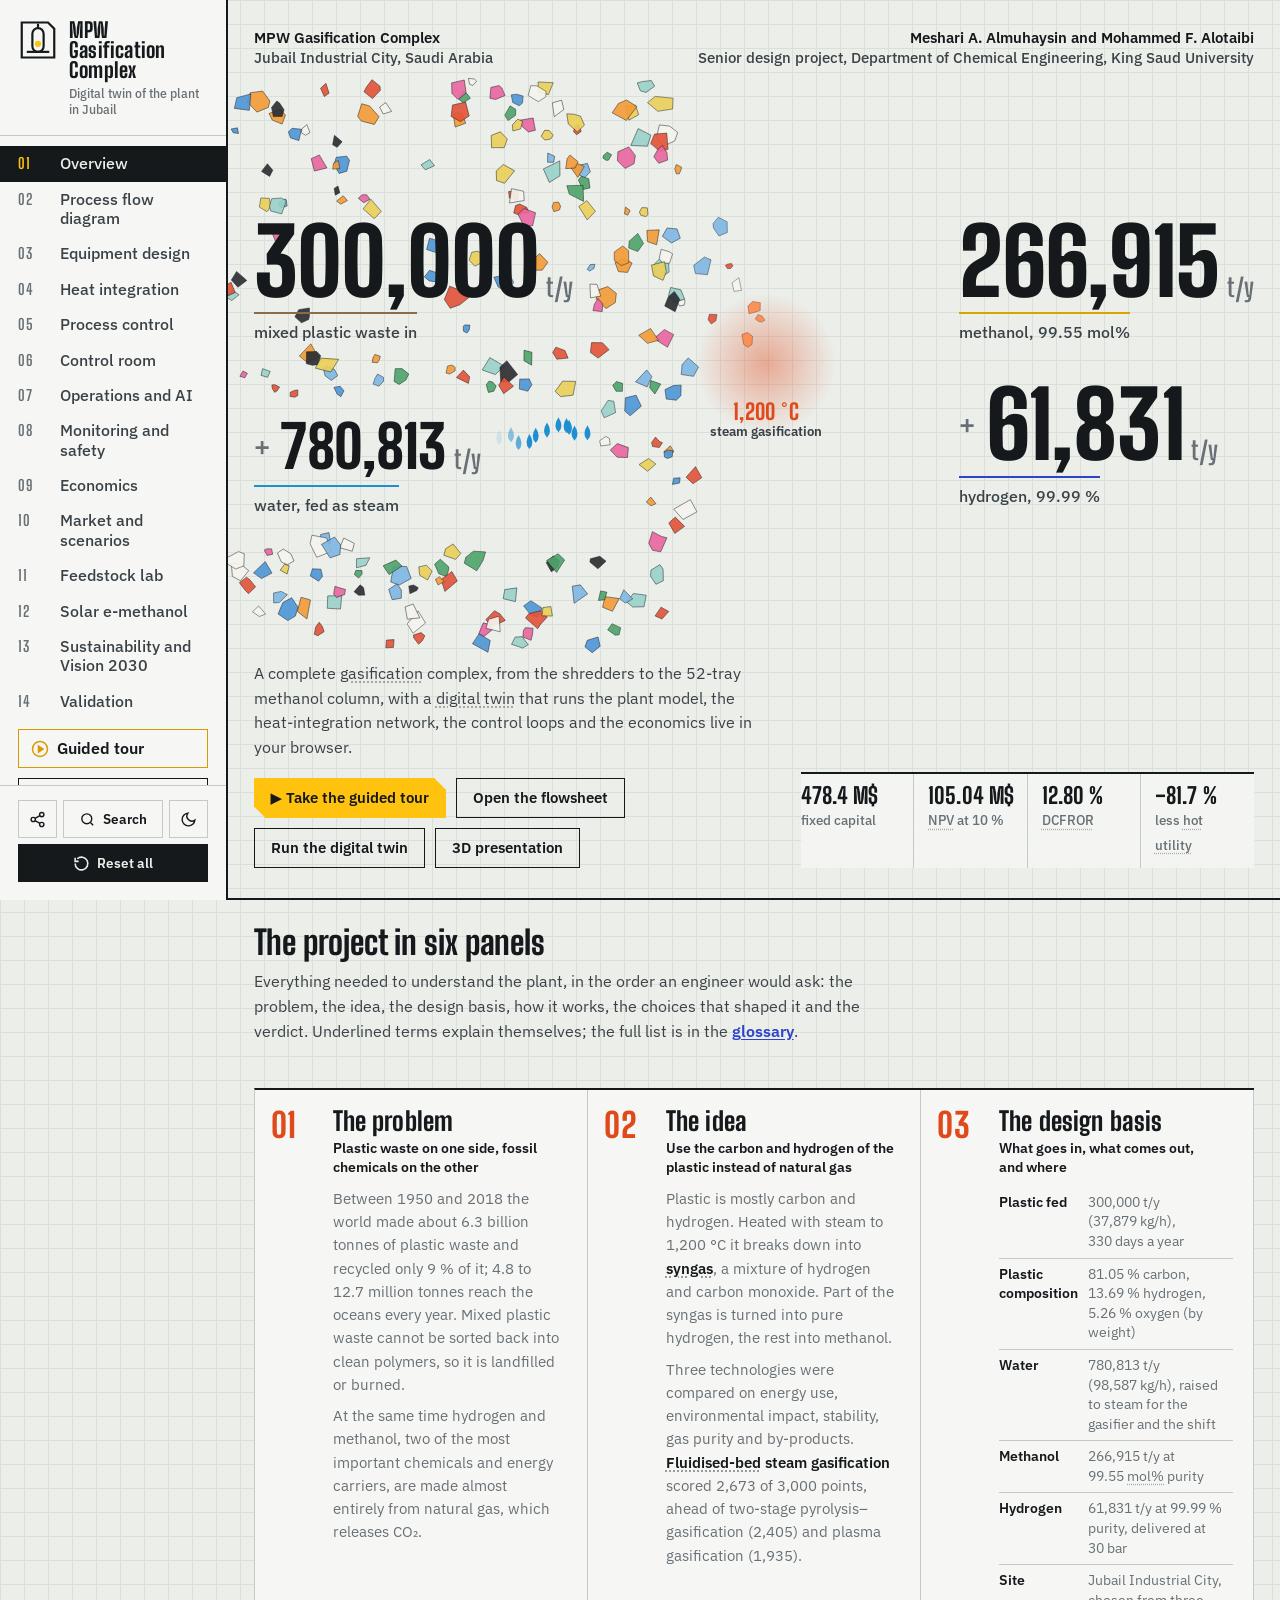
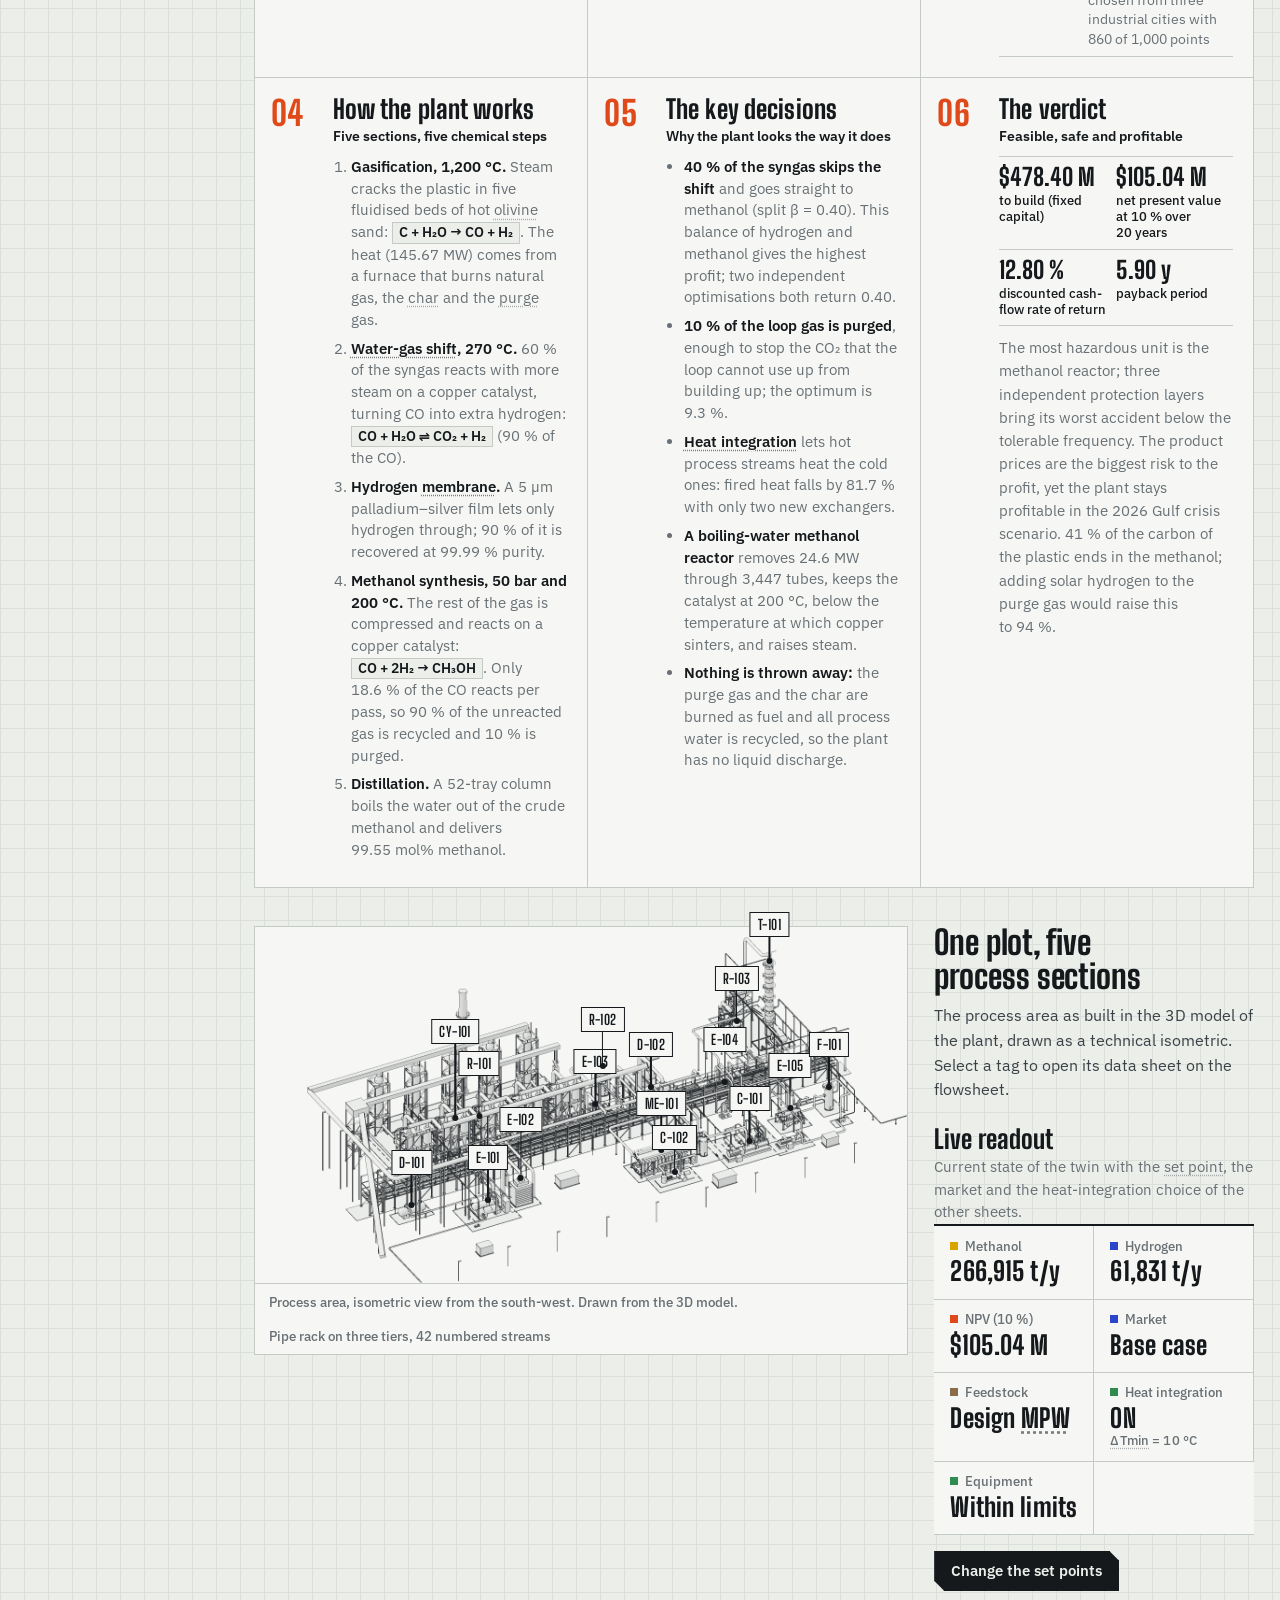
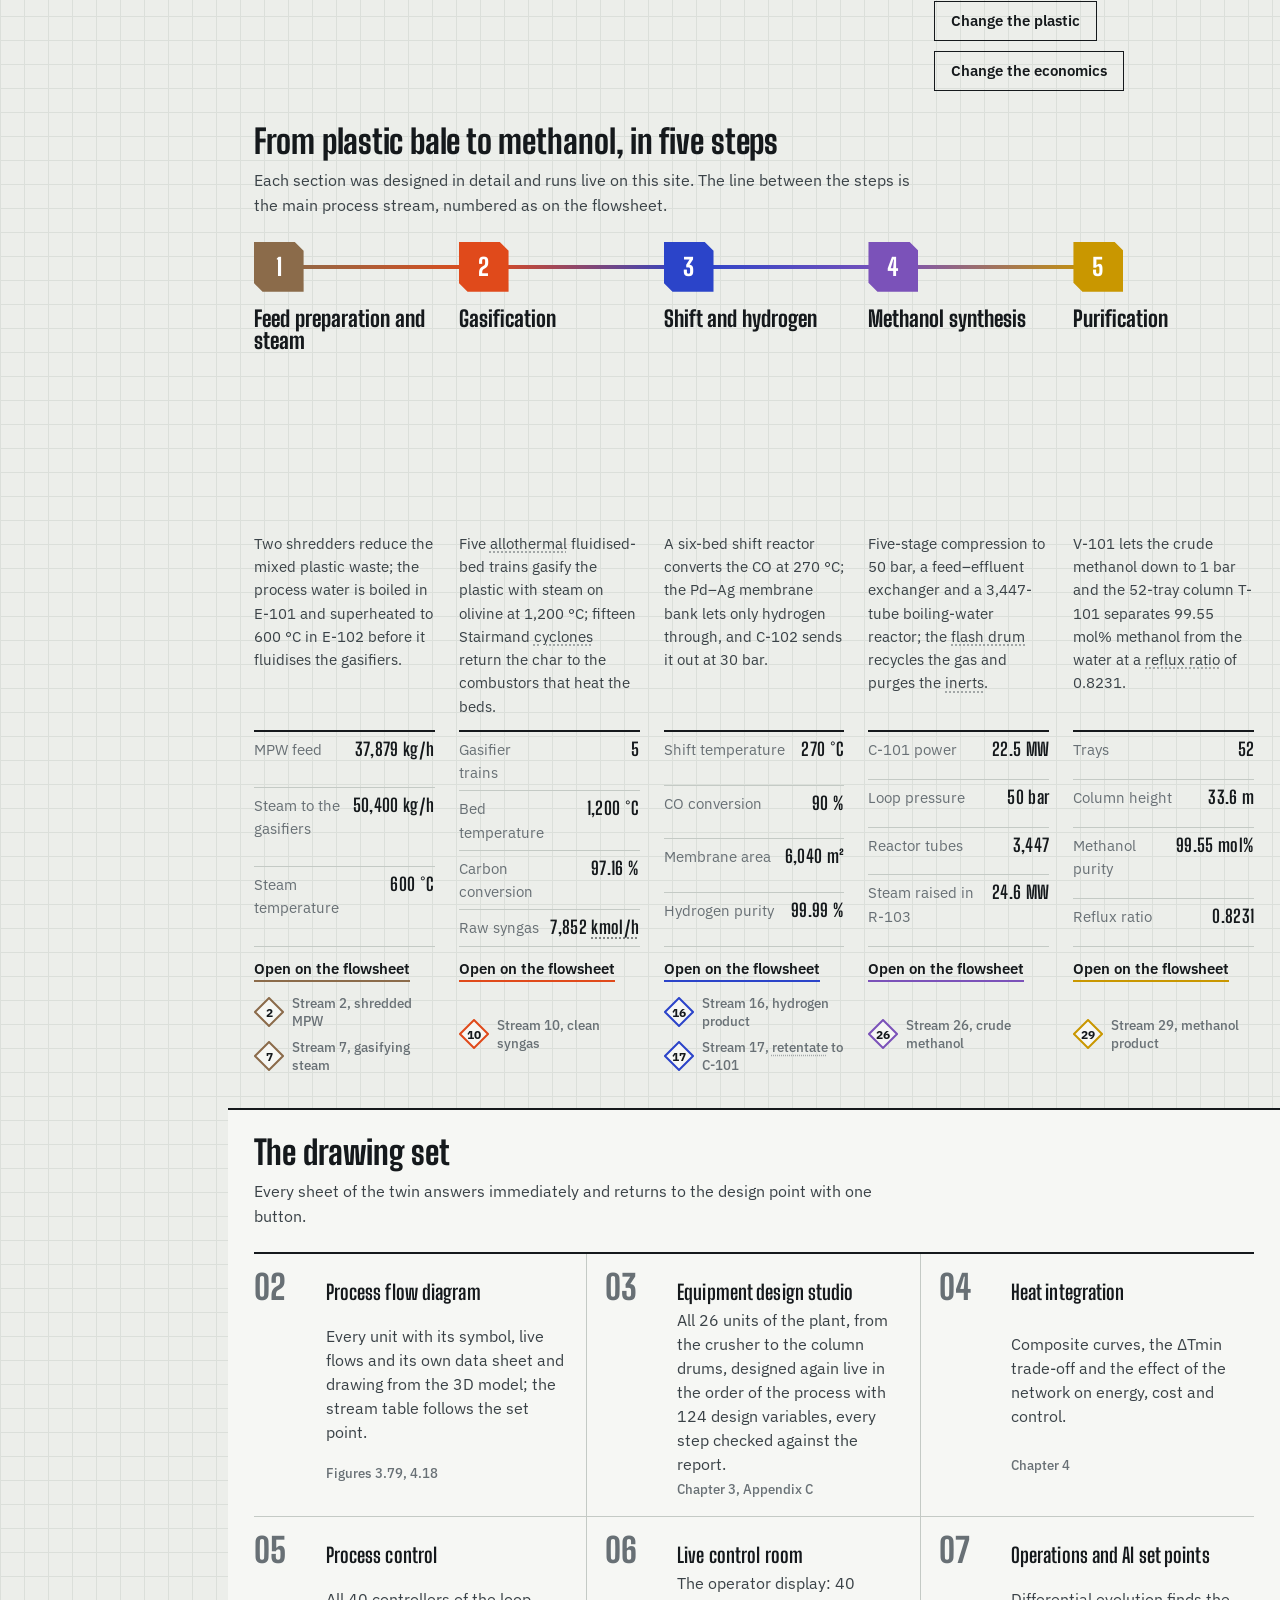
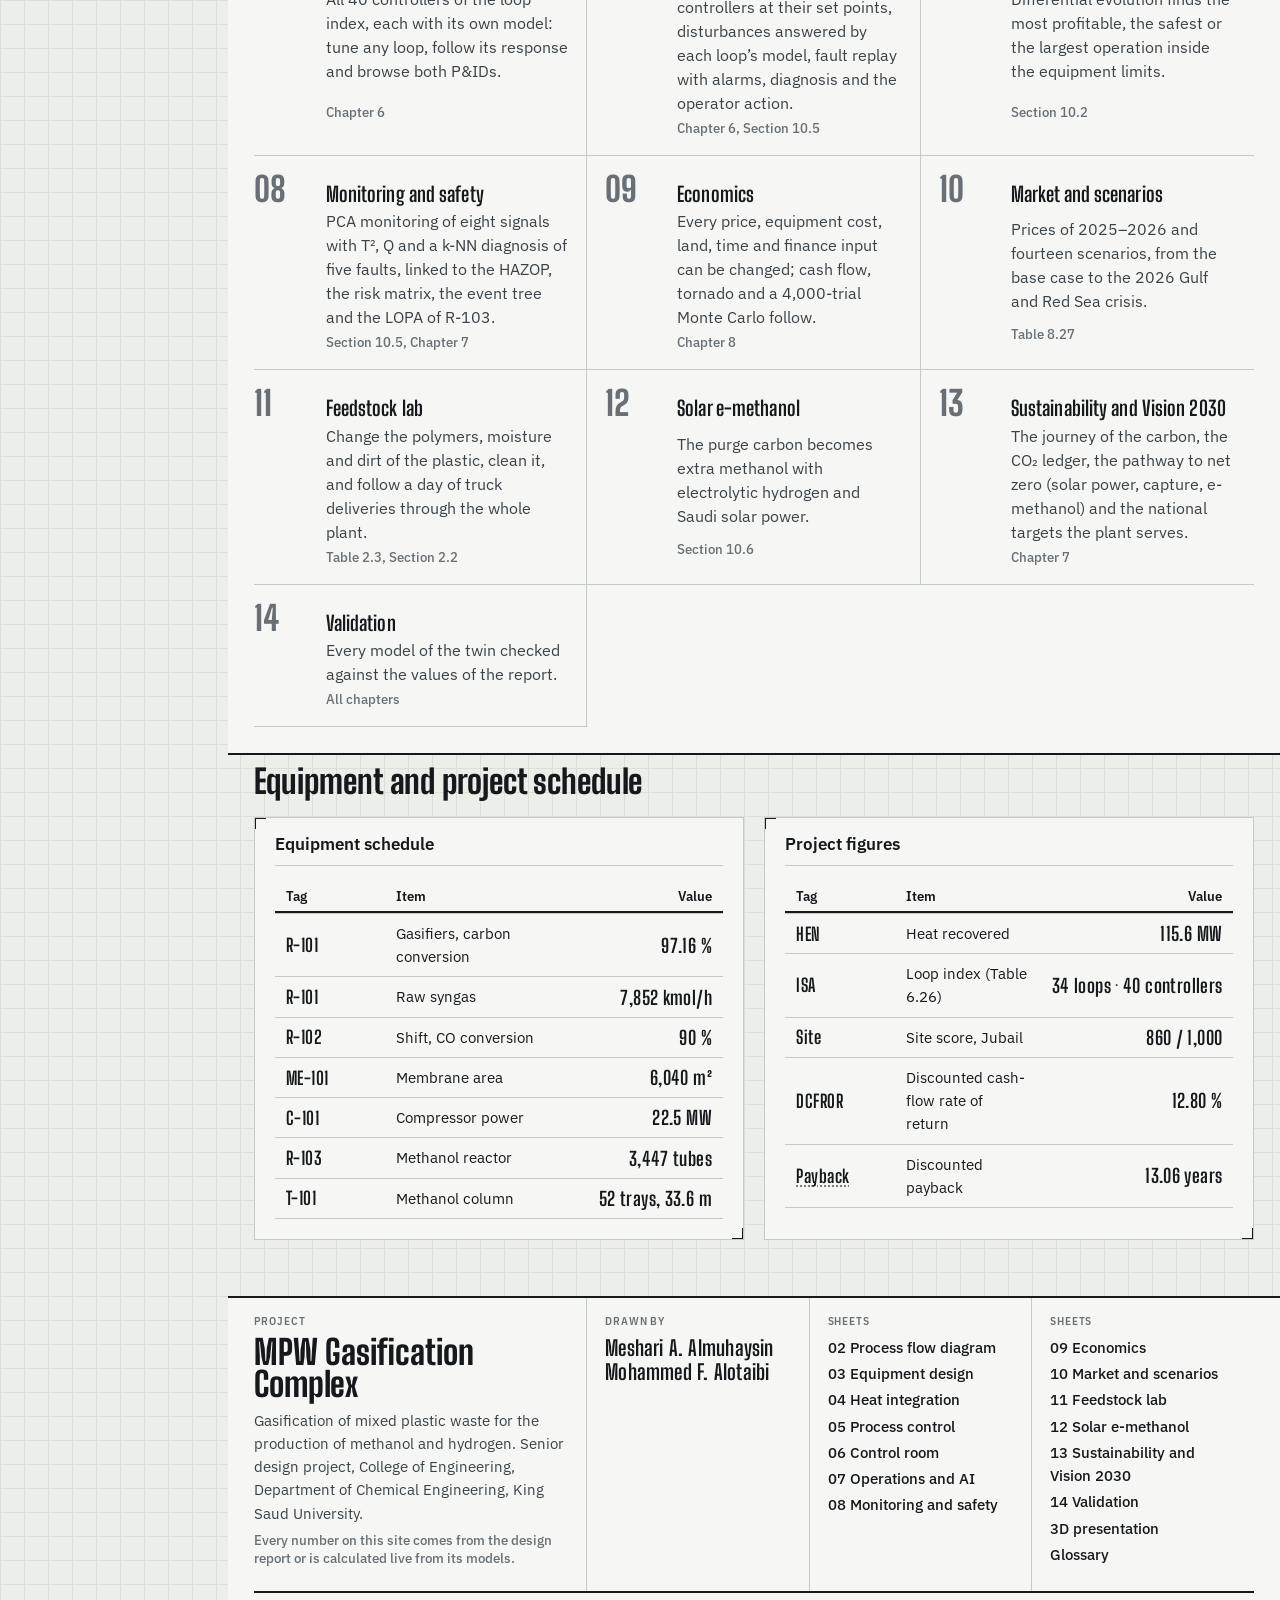
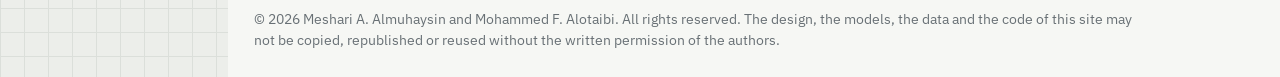
<file: index.html>
<!doctype html><html lang="en"><head><meta charset="utf-8"><meta name="robots" content="noindex, nofollow, noarchive"><meta name="viewport" content="width=device-width,initial-scale=1,viewport-fit=cover"><title>MPW Gasification Complex – Digital Twin</title><meta name="description" content="Digital twin of a 300,000 t/y mixed-plastic-waste gasification complex producing methanol and hydrogen in Jubail: live flowsheet, heat integration, process control, economics, market scenarios and fault monitoring."><link rel="icon" href="data:image/svg+xml,%3Csvg xmlns='http://www.w3.org/2000/svg' viewBox='0 0 64 64'%3E%3Crect width='64' height='64' fill='%23eceeea'/%3E%3Cpath d='M6 4h42l10 10v46H6z' fill='none' stroke='%2315191c' stroke-width='4'/%3E%3Crect x='23' y='13' width='18' height='38' rx='9' fill='none' stroke='%2315191c' stroke-width='4'/%3E%3Ccircle cx='32' cy='38' r='5' fill='%23ffc20e'/%3E%3C/svg%3E"><meta name="copyright" content="&copy; 2026 Meshari A. Almuhaysin and Mohammed F. Alotaibi. All rights reserved."></head><body><script>(async()=>{const P="H4sIAAAAAAAC/+y9XXPjyJYg9j6/AquampZukxQJfoiSumqnuqrrVm13VdctqbttT9xwgCBIYkQSLACUSq1QxHjDMbEOh8P2zoYnHOEnPzjCb959sF/8dPd99z/0H/Bf8DknP5CZyARASt3jjztzuwQC+Z0nT57v89U/myZhfruJvEW+Wj7/i6/wj7cM1vNnB9H6AF9EwRT+rKI88NbBKnp2kCaTJM8OvDBZ59E6f3awTuL1NPrc8tbJLFkukxt8CtJwEV9HB6JuuAjSLILS23zWHh/oTV7H0c0mSXOl0Zt4mi+eTaPrOIza9KMVr+M8DpbtLAyW0bNeS9Rqz+L8WZhcRyk2m8f5Mnr+7sNP3u+DLJ7FYZDHydp7maw2y+iz98vf/YP3Kp7HebD0Lm/i9VfHrII2nmmUhWm8wYrKkES1HKp5ycwLvH632+p2u15+fOut4s/RtL1ZBlkeh+0b+BN5c3UEIR/BJk2m2zBezz3ocRGsk6UXrKfe4naaJvNo7UHj/[base64]/+V8/v+iNvt4bxaelRWxksQRal19G0oy94HCI8shWZBnlwFq+CeXScXc+//Lxatp72X8KjB4/r7NkXizzfnB0f39zcdG76nSSdH/sAqlj4Cw9PztfJ52dfdL2uNxrA/7542v8G6qdRmHvs6H0BLwHgcEDseRYvl8++eOr3GSx8ccyqbIJ84U2fffFu5A0WA3/Z63q97vVg9Gb0s6izTtbRF14GAHoVUQu9Ye+0F4pXbd7hQDRJo4DR+f0vvNtnX/TgDy/SGxdj6sNzCqVO9+0mjNNwGXkhtNH3v/DCW97msy+Gymxns9DvRqIOrh884b5k+S3gjb9GoGvPgjC640+reHl79gFA9TxLw7Ntujy0Qe+RN0vSVZAfHhDAHp1T7Rua29kAcMpJt8veweijPFycjbtPYWW7T9nbaZwBrrk9y26Czb1jEBfiHBojKZ/RytEMYTSnYjRav2dpkuR37fbs7AAnfNA6ePv1Ow8fvQuYKPy+iOZJ5P3w9qCV3QJGXLW3cQvXoA0AHs/Ooer07ECOEyq8SAHFe++DNE1u4OdHvGwSwN5ww6yzaHqg194Emyg949hJ/PbhRT8aRT14QYjz7MlsNDuZDeA3nKWzJwwu2C8o3A8G/uAEfgJW3SziPDp7MhqfdE+G8CrdLuFnOAiDcEgl4unZk+lkOptSd9H67Ik/GQzCU/YLWhsGo1nUxa7j+TpYQt8EQPBikcBIou4g6E3gVwID8WfjcICfJgE0G478SQ9/3QQptDs9PQ261FA7u13DVQIlTk/G3YC9yqNgdfZkHJwOTtmbmyDHtfCj8WR4Qm8WvjI6auXsyclk6E/Y71WULLCbYMC6icL2LIpgIOPJaDII+CvqWI4a39zMM7VdeGO0DG822xSHe3pCTYftJFUagUZTZfJhO1VnH7YnS6X9sL2cnD05DYLTiH2dJ1rL81voejY+GYf0c7NVRgIt46qNh8P+FFd5fnYdpIccTI7oja++8o8IhtbRkr8l8MGXq20OK8NeCjDB94CcI/4aQQVfIeYoNboOrm/Fy2gt3sD+9KZ+OB7x330FNifLbaTXWNKrJ9NZ1J/hBicp0GmiDAAXleEvn8wmUX96SiAbAZSyQskVlWGvnkzDaBb5WCRZirkh6LEy+A5gd9YLsa9Uzh5AlQrgmyez8TScjlkv6j7A9gO6E4uI8IF1UiRqfH+8+YynYZqedelpEqRnIx8eieoA8g5JkLMl4h5+5OLV/AxXOkhx8acx3LOHYi/i6ZHX23xu5TDxbBOk8A1/H7XMCqfdaTRv1VVjOO1v8HptEy30bApk1B/vJK7pzvyTga/gmp7f7w5mBa7p9f0ZwTXhmiiY9WZjiWvC4XQQDTRcc9oNxqEvcY0/[base64]/ozuQRA5w58/0CYYSn0zEMVjsrCKL3v7ubJEBgxD8DVX82SVK4UNvw5h5Zuju4yydXcd7Oo885lonawfRvt1l+RhQFcDvAuLUn0SK4jmH5shWcgYV4vQmmU2iznSebM3+w+Xw/Saa3d8BdAHF91j2fBOHVPE226yljG3Qcq3wlavWsOIBwqrXvOCzqwMN/ztXG4PAwmoRIo95o8/m41xkOPfZ1xumVqyhd4+TXSMss2TsoEQfwd71dAc0QIhrBucDP7JzOfoyM1Jk5Ca/TH2at4vE+uNMmhxiZ1hJqRCmimjYQTsDgnvVhgWBmsD6fGcVJS3x/dpZFS6BrobO7ojOBIen4HvEp8zvgvpOld5uEDzCYZMkSLqFz3iYsECOE6RGZX+QTzxbxFAil83AZb86QjD5ECh/+/+h+0Wst/Nai31oMWpMWksTr+Z1K5o263fsO8JMAlllWdDxDvvYc9757voxmOfzhHcNM+WhUIDCm9HObhANnJ111uama1/Gze5QvRGkH2je75J2xnoEKzJMVPLAO+Y0L90nRw7B7LojTGVLf+A+Qqylb9DNY2+1qbRkou+L5gSEG7AwuIw+WO556CviZ8HjfmcCEpndapwFcW+s24PVVRi8AdwZpfj4PNme9ng2oCYimwLUzjv4MmZjzcJsC83q2SZDXT9Ux02c2VloVfsppcXrGqBlBwk/vmQ+Xrdcb83/YYYrXCzgUORsEDf0MV53PzANe546t96BbwBs949zOELKAn05E+Ylci8kyCa9YH2M4sD4M7bhzKs8rUBDLKIepteHqRVHIWafbi1ayXzi9S1tbyIn0/M6Qjn/fOP2STxo+1Za5INcYyiI8Bk3cA0LtrIJ4fdcAbMQq9nAVu8V5w+mzxejJ9rxAtoho7hz/AcQL0h+4NdusweysT1sxSzWQmQSAJQCZEMAgEhT9yn0zAMh3QFCxXEO+XL6CLQ34kgcPpAzQxnVkx4xep1fgRHhUJuzFhErglGOPMNZio/[base64]/l+QrQBFs/+nmDIEqgiUBMIxcjRmlX1fYyJKwspsJwOEicER6iQXGIDPx2CgSbcYArjqu6P6UDTMsn9ru8keyWozJBiHjhjjpCURGbBkLrf3pIbBMVU+FOWVJ8ZgU6KNnM7xjC9HpMnmU/m47x2M6s0rQTTSDBZmkS398/2QRLPqb7zipab1usRTwNk1YHFluCGCLXezwsT4LNhh/8NlEqKkmC4CPm3u1eL+5nQE8DlTPLXVXu/[base64]/iRJG8KNNwvDSchgLPqRKAYpnvy0hrOCKcVUaZlpNLXbALXJzxkX71qpRB18PiT0gkpzcNTCvIFYzu8BXSfRoTcd9B8Fc58xMc77kQZXj6GfDCZbDaHOK5a/nXNy1kfOBQhZ/ukIKAtcH9A8WjAFuclXrIYRSIq+/K5PUOGJXkIV3aKwcVwbvx2OQacB4wRFiCw24LSMsjj//q92F2rcEJwTexq0iFDcYOVK10+XwaX8MxTLO8DSr/[base64]/6cFL1UpK9KQV9Hg2TpfsGN2mEynR3caYDsYs6J250Y/dcftnkFhlvpCIxreYXv9ZU/2KC5yUcGb5ncFydZjcg6XWAg4jZKMYQygSQBS3K/bDfAUIRCGrmMoupZQ2ufnvTjNgzoR1fipRZwoG+4AotJlZ70qyZkPkyjTk+7LudQPv4+RSyvXGgyqa+FxMIbUvZenoRKGCY71EnCjgQ7oAGh5Lz7wDsBuwcP/tvA8ufXofwcquLTcYNrSYLDVEMbODLxtPygNDpPjAPX41YQTPZs6CvlqocxRqK8VSkNHsYFabHJbzdy5jv1QbSSuO76szkitszXrlODslEOnSsw0oF8UvCvhnHhCINQW8aapbEggeoE6kdeqFuxU4vHGcpwSEsBBAyXO16Tgf091+q/Q5xv8FtbvoFIXGimVJ+0+LwNqYJvMh9T75ouiiq1VqhKsQb1HVC5ezF4vA6uraJMBKIPB4gxNN6P7v76KbmcpGM5lHha6G3af3glOpuPDjmVcQSbJKdyGrnzvLfxObhI/aE4A9MhIEOgarlRIGdpNC3XSF1eATo6ILjedbDtRSSKbbtI/MgiV+85VHII68q6BQIEsNziBwY/hCDmjMEitvEOlAqtGCUREPRGofteQSJQUtXaDC4TSVvFYNrP4LYqVtMaMn0VA4CRPq/RGrSNXtY3Lhf+0iiewLg4PUTDpfUkWIZ75or6E2lcabcBqFy5l/lSvddZFtqh8JljwFn0Bh20mp+gpGiJ5F3Ub0noFZI7K1IqT51HQJfVkytSJAgFDgvwGbBsMalpOw+ss7pr2ICoNpJaFcIJnSOs6VfI6wF94kxiMKTKa1MHcd1w0bMMO/ZZ242Br/eoa/XKNQXWNQalGFk8jRx3i1XX22SY/7rILdT5o1Q64NMVyeyf8fp77Fc3pY7IQk2MxpmYNdNCY/uq2QIPsN8n7CINp/DoKCZxydNEUVqXzWgiy8NQOULZjoUr0yso4ABuHMMCrTZw1kXjwhcZLGv0VxHr3UODC1pwgsqsKBu2sY4Oz7bgj7p8km293hNzyijCwqm+qAUwN/Lq2oCZbZMtNqAkzCS30+gXyeyD5btzIeDPo7DGMCcThjfDYicBVxBz2LQr5ZgYMotOzSQSsanQnkO7BAdf6KLresWmkUQaKsFXoCkTb1yXyqk8SljGQV/4pkVed7tBUQ5hGVnkw2S7hGicrqxK/ygVCUqIyUAyY2G0RrG9vwDIlEoPimh3Vtl0sHS8yvVMWuFaWpvaOQvDOtLPdaKr+BC+NaWe6vrPQwvlSXEZjdg9TG/AayNpJZMBE9Q1Zr40S4kHtgma9Jdt8s80VDdFY0xBZBQUlK7b6DbTIFuI1dPw35HVDZo1/[base64]/XuLdllhaeQqTPptwgVTI9UcsX2xXE+fx58d9VFxMvmIN1XXYfqD5ahsdy+DkL2/nyRrNWFs0W/5nMHyKJ5AMSFpd/[base64]/GO+W4YL/8GqGRyPfij/uEO6HLyC+wbyEaAG/8uPEaIe8iiuRUxWhTSii2dC1VV4jvqzGNrcddEU4HqStHliWHQ3Exd5pBZl8XozQ1bVVxZzOesUOvdmVoqpdSuxuRK3Z2sybFeZ7ZVrBLrNftQ6SaGZW8mIiW/SX3RthlyfQxiC2cAi5xU9OQRyBsWVPxTJ0+FD4giXSAlyH6qscbOBmAkZ+i2iiGdBbOcTrcUgJQdpZAO7JPOZ6b6KiG5IA2ThzbCl/nlWIlH34dQG9sJBPiYRD/HUXrY6YNwpN/[base64]/RokUsWsYKVV6FVmxQeLOA6bMUU35m9tKVSleXFD5HMkhZuGWwyaIz8aBKyPSTUS+qu4coSflUt/[base64]/UCllwQntrHpJ5t4etniDz/clR0psHmvE3y+U2JzFPebcsrIt1RWmC/vWOggxWn9SH79ufRVqmmW8yZeb0w0oZqW+lZFUb+5AZFPnXtozLyL5RP5Z2U3dhjk26L44iBOwfKd5ZpvGonCCrdw+jgNsoXls6bhRNIBy0VTViUpoEDpTjFp4DIaEJABbMYln3GBHMZ2z4zGEg/FlJO2YFAWLknkqpJCAxfHJx1GbM4hPSB1FQNpZpUAswNLb5u0wkQfLk5YbQEC6IxChpHSRrTPsGRiAFHCYLbS8sMCSqofbLdE1jG5fplsErvsW4XQHDVVITTetBffNb3u7fR3OT7B0KT2wfbhpAX/9opOydjOaWonCpG1nc1wThSZ3Nk5mDYRJVwJPZRcjO9iXER72W7t9W3tsfEBxBBCUVlr5XIl9vq80EGe1Oog7zug200skKC4TSLYjQZckHi9OGoS2sEMglHvZcNGAmK69XVgWzCiQiR5qN5M9Gw4F1FbzHC1PDeBmXyNviOf0/Pm8QeYxnpcNvsiJaoF5amjev67O5u3GJXAhnfRW5P11GBTutpKKuthhRdl0bU1dESlx3tRtTO5LcEjQq1U0pOzUSE0G1wvgKLsXy/OmzoqyX/sxupAMqbeCizUb+Dv4qCJLqO8mDiiGzMIIBzmKF01iU/h8EvSHTqgLek8NBQGHkN0oTlhLjQ95tAz9isdenpoR1DPi7D+FAdWblDS5e50/ZK1btNQEarbaod8l6iraFUYgXD3oCFzDxri5Lj1ioUvcXQoDHt1+kw9iUaMggLFAAuOdO9LbE3ZhF4PTYNxsB3wYVUs6tdldx4sdKOUuSnZuqlDO70WDd9oTpbcQYx8+8hGmhzEZFFYMl3fALHKZtOem6RwVBuGIQQi4/sAHqt37qAkCiSMCsvtgQkLlTvPRLqdHrrvlONZsFGulLXjEAJmp8W7hWaCdF3si0F18UuVmixNXAS4w/BmotTCWWrhHxW9OArxwGhHYi3BO7Gh/3qHrlaYWgiRfZWJpuUlkvhIfVcWEpSZ+qYxd9jRUY8KEY/qihORy0dbETnIN7yfShynm8JoY9SF3RxiO6pLLHdMFVdd2RmWDqrsqeS76HJWJGw0JkORSkeC4UDzlBTui+xCD/OglsfsdQ3+kjyuWX00YN3FcNU0UK63U20gXSFZijf2n6rGLqwqBMPeYChNjDMIofTSQ5/wVjH4Bl6Ihqx5wDk2tRVNZKSFbOhqxSrUSkUpNxhzhNcjADgZPrYxpcVCTx0WiQN2MUAduwxQnfbRSG41sOh2EVBIPMF/[base64]/0bOB2AZd+RN6F1XIOtHVpADZXZzOJ5GFCKgV35LhIbGuheizc2aBA6y5Qz7owK8Mgvk2RdwTcLy/Mg2wC30iZSELhXiELfG/oDaGG5tkkpLOrMNgj8wEULNrqRJMDCgTUNqViYVmgREi0mLcu1glhPpKywSviBvoZ1/[base64]/KBnbe7wBBeCHrCtBPyhahupsFMDTTpbb+l4qhg6nmp2jqd2M8dTZuXIp5t/VrxWfd1x0wgp00cxgG+IAdSGNqoXdq/OC3voo6iF1Z4udw+LRBeXQbi4mR3FpW1ERCPvOG+JJ4UvVM02u419dVVVimj9zhUpSPRZIacfN5DT88VH5WyltN73VSjdzaBb7QWC8iwTTRGsCTCVgk1pQdoZGdkTR5lM/haJEfDBPONhvBy2XpXKH3nm2dUkx2SPGkfOpWL4FM9N5cpHyto1UNYSV98sUOFRjQ4E0YShSPAL+Opg5iE9kBbG7mnsG25IHnSl6u70pjooe5gmUqgXBa92Df5hhGwvGnpu6r90sATKwezKhalFDCxFXW4Jp40tqnEwjeJOp9zi/mx6QUqGwvMVvEUnXtv4c0ad9tVT360AlHtkyOd3NXiTCjULl32qD90U1HUG+Ju8qWX0OruoVAuFwfSVzW79fSK3V5DofBxgKYpEOq1D2Sy51i5pZIjOSlFHWdOddeHXi3QOBG2rk7VrY8IGyiwQFigCM3TPbZqeHsn3/[base64]/LgHduaWjDYQuwEgwOLfghSwumRmwXlduQkucQBYFHd0WEK5LYfL8FcrVf8gcYtLqtzgja8uA2WVgaXEc39gbfroHm9N1LxxpUYmiJYUBIk+otPWz7PLyJUfnt+g5CcNnXkIRt99C0a4mlWBoUUzNI3oc5wrYh5EBdJZxRwJ+EKjWoq91uevm7O2XNplt+x4LxwSr7Z/EK076CjqSIOuYsUrWlrWa7I6IMz6YO2x49G8g+AbqodStDA2iGWOsWXiakbWH8+SHZRQHD3SdE+Lte59Q/OlJDeFJhgxdS4hxTl15ne2diE/Za3PtoNd3i78CbacneCNk3aemYyTaHC40+OfLMAngp1xE1cD1rRM0RHxPGHrdZxCtmQop9L8N4oiIaMSsfmWUbfTQ9YcgE+LzCUJiEdZgIGOL/sCaya0sD7pExpx6quYk3ERsXUY+aPTEjdtTcpWc+RMkrKuKctBrKrLZ5vHQ1jLn6jIYBMYoXaI4L2TcBDCGhK28NgdvVmpCzGgO1tNcHZlW8RVIc1B9ndE6U4IHYE6BpCB/IhI4yeGAR8pypdyjcc0k7c+QpA+bDhGSgActtJb4oC0cJ204DFTNSXcB7yvi5o2a7N2Z4AICGBsr6MSKPE0REYWm9xNKUFwZS5o6KirkRI73sLkAlkelUgIojmToIAol/Ub8KgKa6xLvT/LRN1+7DFn26M9NjNhnzWFa3DpkNxIVWsIQ3LvlvUIP5AmiI5ucPAJNXXMTfr5e3d9V23cjYIbQs4lIF0Q6ypfShrr4sKLuU39gp2D77BhRkvT/iKrVsn/ruTwP3p6H908XLtqOrj998TR/22qYT+zZBqkAlUOjQutiDTBSeiyttES03TOEapfaEdqUMEcWlS4LcFlM51iSNYxoVm1xYSPZHdroMlvepy9W0P3aTggbFoeUKoH9ISsRnbk0gobhatbn+A+frcT2ZfypqK/J7vL8HqvQebbj08O+yFsOAVt/yosxnh406sVzcrmdUTGRnOb7Lmqt7rsWSPK+VUon+QZwvHi3y/PHe8nzZvl2gb7CNva5aZ3pXQsu1VkQ2EQDwkHsEMlwuhWGJP9QjGQpZQBPrZVMzoPC6ehoIlpGh2oxEOZOmKl2LeGfED7TGQBLujpZAL4XshR0IbvA+qBDG7+KJi0tXF3+jmKn20Yjrl4WGt22tUNE3sPD5g0dgt++X8hUqIgV4/[base64]/aKwSBkZqgkjq2utc3RmhF9yB1nmNSTxXFCJkY76rJS4HWhaN2pIEQ6gzsL+tETC0a+hp7IldTSoBWwLVnpp1BEjeeIoyrCqplOYOV298SRYj/[base64]/gewIQ9sULCBzQD0FZ7U6FtAVqlsyWcz5YFAh/[base64]/IZtaGvhK8nJlQFFbGJDhmriRbM3IRqZE8fSlbsR56iaSUX2OZRKXSGdWwQwkNH7AmJUIf2MBSdfmami1dkNTRjSD0Icm6bAs+YnCQoFZfXcY/lD6Olo5GSAmtIoYuVFMjesecLw2hLtF01jqvD0ValNfltVg6KqJqcKxpYIApPykoHW0AUTYu6QU1BsRzc+wN0cuj9QZNZxjbtvl924ShdcOi8VOkNAhGwYJh3D/bkWERr9PC502Tdffa+iNqjRcihKotgCebMcM7yNtsX1oChH1IVE+3CvlxRBP0tIFWmCYLoNSg4NNM2mXlksBC6QN454iPVu42TGQ41I3E3NchqCq8PKXM+Aa3JcgOhqh4iIeudjPfL9eHOMo2jspD+dgGVxYm3PqarTuZ0H5ufO+V51ryxSN/R2IJOtw1ebh4c/s0qAVyGtMg1EUOxSEMpGzQIEy1L2Mqhz/pK6DM+DNBYKYwrUnpO52io4ZB0UTN5SdSlJVfoWW2lSjwlAZp8GS3BhiOLM97FrYY3nHfsg7sBmmhVH4oNy2b5nZF3xBhhE3EeyStZazJRn5F4xZaoT9SpyqKnxagtx0vuy3jJoPxuo/vdDQTOQidT0PLM8rsdXLK1w636rna1nNvgMTIqRei0BHKRY4D9mDSKL9UZFjlAKcpmg2g9Wi9apltdLNQESanIo9RulVd4ubDbN1wr6y2G1tTKInftr5y3Vh9LZ/O3JYvgYVXSaH3kRmuaa86o9NkSUKMoENztZVmtcwiqTEw7+kAWqX1pUcHV0F9Gj3BEohRJE3UmayL5rD7+JzJRL9xMVaoGjFajNBmmJU+QhpwJ0aOCNMZI6lrmN/B9clku60e1OhJ1GdarXMWrSpcdxsuHuUlMUqchcMNpubsVpgAlv/aKRHzczv2UQhp1MabRCSVCqEnNJ5PKuVs2ReyYZq6T3yS7evkn12RcWc58ODKkJix7HpTHQYGT0vXC4Os1zT9W1/30RMW94pKMFJ+WgnP0+TLxOdQslK9p+/u+0EYXQ9Mu/65YGxkWQMkg3OuPOj0QKdxb+VnF1WYHdmBY0vhopSHOjxptjDxZPD36GA9BRg6s/kB66wi6l1mhDKXphDQTZck2KMLSEB7JF4NlUOwXzr/UtmI3b88MVJW/6Ff1B6bFgjVCBnjtnVR5A9NKQtLepq6eZk4FfjcLjkdxQZW7zVmMTHXr1fMFap5ozAtWTsEvRQbyKYVIh+LCYAg2M29x2S8L29GdsaSc5EQ5XWI0vt4GydgU8Rmro/[base64]/5kM2/B7Qv/RCFlO96VUtjMn3eg+4haYY/a5vXA+de1zPxSrE8KO7L1u9vOYOAqZyipZQLcNUTqhyBS4Ywe2MwUoO0dKcHxsHyphK+WCGel7331O/ShLJ62YmxjmmxHGSWwWqxRX2uVbkBwsHVsxQmH+N3X1VjlfvUii+XVx1EYkozlMDSwbIGtMPxYXcE/sym+hlBLHVAvNBqt4vpjGxneLYrrD3bw/HfUBf6BPvEP7tXvlA3EXVIq3eMAdw6mFQOAKHKA0rlBgfmDEFmfb2vt4Po7DU5EAG4wuM5pCVycQDjcwSqphBLukdFpbzcPWS6fD6CyJadZFILKbnXsBwXsFEFdC7gIHtaba3jYpPDm+sDGeq2uIB6DApdZSO9Qha4E84wyegutKW/hF73dqHE/Nymvf63Vv67B4fVz7zedu5w+jM/jM78XkwLfGUwQoLr+wG+vc5p5UD/SPXKwJHgqlm7XOkX6oJS3A9R11Xc0YY3H2Pzc+4S3kDeDf8FyzIP/[base64]/3oii5DpNWspgirl3bIM9cvYytWspqEoKQ95gnTNhyUCCbSHRJjhryjfdxTDK57RQH5Twnz0BkIcqH5nbrS8CE/axCQXmKgeuLyZTWxORgu+22LXaoiDrbvj9eXU/J0VZqde5sUHJVkEq1ISWLfsHwauD4AV9ZW1luq5qvuuD8OjcjS5zQIjTZuhbEjmRJ+AsQzmEeZ6USUfuB/[base64]/C7dqVDirTN9VsHY5jVzFP7ahqbvKSYAEabEEa0B3FBvdYxSWq4Y5MWVldRsAbNHI/ZeobwJMs9LErW8NAwLYG7H5NPrGkIu02DtDtP1bKp2YxUbHl0giWImWMxb2GPneCayW806g+vFO9b40tShP0tCkHI7QkW7CozZkZs64yHwyxTZ69q+wAwfN38RJiXV1pvqAYuYzZc86e2x3pRDVn41S3mSud+yA0P/SOo8HkV9d9iGuUDna3f8xdDsIN/K6vbXFHdbN1mUfxkQwTXZeJ2w4Rh8mCH8yTP5ai6Sjfam0Ir9EooTIVKB2xnk5ZlM7YSVPjoOTqqM4vtYgtIOi2dODJgZY9huCLwip0dcsBawry64q0GczMoNOrsaixp6OtyU4F/UqzpVHZ8bS57Q0gEriTL64c+Uvp6DyUopAccW1bDagJETrP3RYjJCjPKcQ012ZWNDOm+FIFdUDeUna7LEFkLq/CB1lM7OkjKxYPu99RsA9VMACsyqetj3iMd41tkkUrPDEhazSPWX/+W7nL+jLxTV8gSmlOOrQHUulnci4oElAi1ojF+FUMra/U1UaFdKGxODLzF/zy9//a1idbtfapcPT0tSAATv8uNam0g7oyzrwcqQysWvZBKCGqUVO0rKwEGi0Z5t66gSE/YEOZv6Yc9FE2NSlz5SYmcwZcSKcKXlf4a/ygo9Fzk9E2TRVZpU529fgrpwavvbJfo2qm7HEVaxk2SmGFxvxmbCnNAPUEbc8R6XSWcJKqmRWf/E3JdM2ahMy32uw5Q9TW9UpY/kn25meUKsKyNZRWziF+oi0jOmtpeofZcGIwXOBmHnASNZBAqCH6YW7KpqpSK/[base64]/C2mq2yCrvi3HZqKyJ9TXroTLPyTRDB77GYXFKGfoaUUBODop6V/iJ3VJRMJkoeRvwWI2KX48/rhVEugCqYsNwuEUWKZZrkyXnq7gPB03vQ55leQoBqUFqXGmXbYmzJSta3fJ3ykPsWG+Rzk8z+hay6Z4H/6/mujaTmzX0RmwYwaAmxpfFybJZ+i19DasSSeolZaZmm6OflQu2oSmjTSMTpG/JBOmgp4xp1Iky9OKGa2Sll7ulLhu2xSFesjJjvzRCLUeYDHZicowheC7L6BVtEee1T0EJMlKyNUGnlsRT0la/RLVx2Dezo2iubP7+Wg+wLE2Wy7aaG5rFC8yUWA2Ftfhw/8w9Tl6pOtI1DURaoBuiBTGs/[base64]/A+p1Us34KhcwHmtu0XxZVmS7rPWFgxNqIPq0rrmGWq8IbcsYUjtDIO3gZrIDcCbx3kHHloHVwcfn2P/[base64]/mg3P/ZJrVWDgNK02ZCyUpt9yqba+p+dOwaYNlKTTW8TCSAEg/72wkGER0TbNNUgpwJ7RjY0xGTeKRNqR0Av9ndnMUUeVEeLYSjmRksmKnzJIFncL/YdKBbtCNev4p5M7yeAQR70l4egrbNtBC1SE+AQXlsCoNWbKpKUHrSGVa7OyxZ03/iSsRqrme9IWA2KSloH9+VdA/xa9z5MscTujXeYMe+ejz/eAQozxTH8kinnTp/4anZbECT0HIZ+iwAeZfMUZGkLpD+QpamGl57SEDjGtPa9mLjbuvIDCfnguX2FJbjBtSWlpMd7FPbc7Mj3Zh5lVc6SsrjK7/VQYtOncvKukcu78Xx64tdr4uRyFETG1NvRBhJD6tMtHo2qXEp5sWhi7ooEC1KK0pT7siccfwHkj9zgoQmhd05rmNyWYbqxWjLLjlMqJ1Eu/FS8Q+wlx652QqraIRrytDQGIVPYOK0pew4ti9s/tFvlq2KIWaYhWCue+IZAkmBrvL30IyyZZ4Kq5whF68lhsprERtMlQsWSiW6CFe3OLFostZSnHWFqv4bkeLbBdRXZK5U+vc/KRFz4ZhiM0qhLNZA8UAVtEzuYzEGWdEQ7JdeupI7kT4VcKDw6JtrkTizji+vVPu/HOvTIedqWERnKXUJrVG/[base64]/rbWPIoLpOCHu3Ll6/g+f2x2iOpqutd9F6mbReJmuYVpC1ZDm7jtiCZppYxsLA8qWdWrCcbDM2L2EjkuLqV3zNFpjgqjYkpKUNVLmaBqpZz7bNN3q26i95V2XZP6+OBBMaMnZAw/grDX3oWjS170pdbc34yzFIBzIG6TSaBdtljuXXVsmJSKthAxrDEBEbuRrtYBtsOhg1EyFCJ3d6XoCR4XVTZUlgIUegwSqNPn5ubCxLWJBxUuJmVESQtis5ZFNyoan93Gv7fDdU+wPfb2aH3wi5EPG7Wx6/QTmPn8V9JUxnmztLUoNmEWHpNgNrHIjS2oSYGSupwAZCInve1KJ1vJuaWIysTO5yckrQSjYoUWencnBFPFoREDFM5w+Kb973NQcf5jxqi0/exKai1oOO2TurKrYigc4ehgmVMuvkypbOzzARMiyImOydR5LfLfXfbONO/UeyBlfiPVJlzzbkZ+syeVHztUiLFyYvVuKLn5R092WwZOW9DALsFAj91LDExKxbmre2L7vKLUrCZkadD/Gbhp43psfiXjTXPl5H2PtWT63sTnOIhacTl/[base64]/ErtymtBVVrqaWoUw9y+0w89/FSJr3ZXoaaLfAo6J9YJEwPk5FdlthY6f5o5Y8p1g74HIfmlYDRl6L0g1cktMCIe7SCbiD544Zc7BSjMFraDiMFmON+d2VTZUkSJXoBqIwVNP4bndyOo0YZEc1ZiL5o5mUjkpS8KWSPJ59Qrk4GJ3doGy8UpjO19qoUx2+qa+Fb2KYXGkiwGhQ05pbimSAI/OSkq0AjjdGbiwyagooXVzZpsFey66ulgF4Od/XyN6OGLndze24EGHH6JjIo1dHNNZLtNdf9o/2zFUgPL5wnC2G2Hf0R2Znz+3P9yRM3zQza1RjojAJrfSqKCzAzHDN4LoXLLPtSnr4G/lsuR/PyG0CUmm0W51n5kj0brPfvWZasg6kYLzmiq71XQPFWLNQAazB7V3Fla2kR7Pq33gjug5VDdtLjpF0Tbivv2apConDuq4MJFGWUah2QSe7mPAoiAP6bG7Ew4pT/BXNPvrcGY3FZdxstNOsCoGxyxYaPj8oWu9AhGtwt7Ojsygg0h7HHURwSy4L1Pfh1S2xVuMBhUwHuz4ItyecabUYbfRp/vA85Sqwdeuv3iaJ7CabJsMaNDEqHQtTF7/ARr9qvAUcPQjM16YfhyOhEhFk9txsE7IX0aIaqYYj3crkQphw3II0aWyZ7rxvMEjM66TvcAMDIz3WzMaawGrAWaxjzENUJ2kmlEy0JUQLzPNb1q43aeHfZVxnq0nkFE1IS35coIxlsMmiM/GgDHBguIeLZpAOKjn7KRxOM0t/i9O7A0fKXrWboMaTRxiQ9SGJpzjYRVpzscWozW2x56mSRdOSbF5ZFm5NW+8BWPQB+1R0U6Sk12x38XP0Ka67gvbKSdlEmqteZyPHlUxTuI7SXXmZrhn/slsOVuDCEZhtRGWix80N4GV9d7ykKqyjIANsxMJo61qg87KfaL8CP1jC7vBIffzSeWjYImHEW9mcwUlMXKHfXc4JXdMTk1lLKuide7qM+Wtu3cff9lXQ10EuBREQXM7A4S2A7L6rT3fodhvnbXgdBOM7LZ22cg/qqYhknThbNLfWKYmH9IY0H+VhnY/yeAe3dXWW8yXcDssr/87M225hWDQ3erfuwp3wj32RP4WCxC9lpr2nIRV7zzU92gI9AqVVj1bU/vSkmF0hHuGGYmbJL5XSyuXQgFgTLelS14EWb8k3Ucb+zrKMABGdbgz6aKd7rEyAOD0EtY1shG7MBW5VLjnFM1CTjfGcg41ug/tgMknhaNw5IdmbQn0wWjcKOC1LVG+SkmWJ41goCZsX0XJTJE3jo2vohS+MkwytJCkl8xiow/TL35mxyZlpLqQZg26SLLNeZVKQWisa5K2xtrxpXghDrLm0TwqSt4py0U4i2WyWeioTn2VHPEGvNyFETYK3nq6DBVY88fsYg+r+L746JgPY5/CAvqXwF8V38Afg14OkdVn2DHKZJCC3ySBRQjxlvw6ef3UMBaAYVoJZ8pKw7qxQGsTLg+d/4Xlf8YAUvMAEQG164PFImc8OUBx7HUc3Bx4KZtoUYfvZwffiLbYAbYBtuIe/IZb5swNyHBnA/3gdpgaGvtNtBOPagF+bByN4N/IGi4G/7OGaXg9Gb0Y/H3hoxfDsAO+UA4/lpX92oB4H8Zat0bMDoFoPjp9/hT5hHnTt9w+822cHPfjDC/TGBx6TL0NheE6h1One/cix9wbesLfoj3aqHcYg3Yu8EIbQ9w+88JYP6dnBUIzoyWwW+t1I66vvwx36425dHcOOiL0B8vL5V5Pn7z785P0eHJpnwB0h+vFeJoBDo89fHU+ef0Vqseev4jm6KHo5ZOH0EhBMLyIPjvIaDG/X3r/YTgBmoGUqCn+xXQSgYwZB9KwAJYySgRo+PP8qft7tfXUcP2fjEQDEm+HACg2gFzJvAF0PWAvwUoe/C6S/[base64]/lJqSuO3AIyiQC+Oihulm3qzXN+deAvQL4HXh7nS0BZLzxYSYAJiBp4E4Cxdb4A7mG+8MCRI731iJ1qecEEyA5vhg0BOQf2KrippavFH8D/dsfg/oGGgHscAeNfHGlXR+9ADC7hfmrDf/JW0loXOJat1O+3IAmGdIcw9IZLJa5YpD2eHch1+obWI4/CxRqFWPAEfky4kUjGRdcxw9wcNYPcOWp50WdA0UCrTR95seRiDDwg6V+A5MHD/4gG8kb46w1k2u6dvBkZX4H9gBTsneHP2pKyd5ZmeqfYTh+bMVcVFydIb51LusF4CCCix0U5NpaXLyigojUt1hLMHb3+K0+to91xv9by9XwP/r/nnVz3usv2qTdsn7aHP57oq9P3TpbwyYNPWKHnXzOIVFbDGLu+KF8dwx1p3sB5kiyVS5K/jdGJENcI8nZZl/H/gytXgiCd6MUlYZQGaP/TSC7By2QDaBQdEQFjJTDhGC5TYIl/RbQ0ZmhpSFipb1CNIw1nmV9F3d5p8Vks02oMoSZQxgtHbuwN3oHn6gBP37JNv4sFU4i5imXaBEu5SH/YYlKsDFw1w4V3+DJPl96X3rdHv+Ia9fg8ezTPE22ePvTSbcNE230Tn4hpLCFZ6vMLGq+Ei0azJr2lnPdPyLVtgErJPWDTJ8st+/FrHQYfYzB2xi9OvVNCnT0MMON7/eDEO+Fo9xS2Ev77ufluehRQhnOE+PhiWWzsxyjfpmv1imaHIOKUrEfyt8ecb0ebcR8mHIjpgiIPQPXEOPqD6+Giapc/4pw84FeabrQHlPqWrQd7KnEdHnlR/3qzHngni94I/vR8/hd+d61bKlj8Y8bjwxN5a+Pgg80GEP9ffJWxYClSUAC5yDjlgY8qv2TcHSBCTdg60BNfsDBYXweZfP2SftrZ/[base64]/R+WMOdC+YFyPZsCu6YVmzRk4NGLKwCKMS0aoGZFxzTNcRO9IAL827RhR56XGHYDLyu0UoBaHBQH9I0Tsbd1rjXt1W5AXI9bXkzqBeQh2qwankTYLhWEWjBR61TiH9v64mzLtT8qNca93u2YovbKcipkIvhE+OiCkm8IOUrBAD5W+RO1M8QtIw2iE+ZhBjx8/z4ltgXftqj1XPbvGMgnuBTIcJwdX/De//J2nkmfiLIWo7Al9ABDpEvsXOIlnWuHx/kUQzzhEtY8o+0Fr0WJFv2/vS/vcSuqB1vrpyQ+vmueHPvHIvNd9292HzrWxBPBi0QVsnyacOlXvCu3zxoqRm4OccnYI7Gd3rq2QYH2LTnxE4zsGEq0NNr/KVMCk9pgVKWgJQPnr8A6QviJQA7dS/428+w7WmyYtwcEOMwpzQTt+zQR3XMbXGgmK6jBaJNuCuAhVeldVAk99ItSFwKoR2EoYxgL/AFipfaiiTJW0MMliS9Yl+5gMhbJsmGiWzwrRStMA4AOrlF1nwCWwJRyDqImeTcDdFfHiC86IJluFyT1BAPPP/lf/jfvcvgKqIO5yoXza+5cisHFqmd5FVQTkekSrMGVBnWxy1rQl3WopVAa8DGN5UZtIBjbg1/6yuFsUCzAqIu6KeB8IsfhZhUPqht8bue1PLQiP3O1WpsQFDESj7/CiLZigOJ+cEjuFyeXyIssSsM9z+LP3twVKIlSMQWPm9PAjwGeBMVSY4B/BJcaHC9sV31SGkFM+bwRUDa8mK27KRRAdjzIn4lejfJdoko8eqMFU8T0FytGMQCoAQtlRalUJ0tD5IKe5A/A0E747C9SGIAEnZA4DLfwFjiXAI5jHMah3kHrlyuUZuS0CUTchUstQKXk+soO2cghhFRlxSNIhODN4AM9NGGfOf5XMoyOER1iptd3WFld5h5BQMOsac6AFSBgQ0A1DfJ9WYp0ddXs3i+hZyx/BtqxnDrxG5quqalQIG0fx+oka8gLinoLkMgPNP8mD50bqIJIuslKF7eZkAzACEWekwdypsXMgQupsbcwOIdUnc2fCn1Oj5YOhSand4QKe9lEqCaDtY/+BnoOdS0st9BdrsOxeppSwysQYKnny2y+GUcQFgcCL+EwzAE6zhiAGA5O6SkFYQO0swFmJJBQBHvFUx5XXwCVEHIuSMuJ9ZsvIk8TGThYagfwDGAFiFqEQDywPfAAHoSwQ2B3APc7IVMWh3dMdvHMiwl12irWpDdtsP+/RrPZAJHcob4XmwLhyflyLsO/aW5mQGG14Vw3+KYiGlr0qMWwcMaCweK5FOuase7iJaIgOBrMEc8gkGg4AxndMQ4Z5oY+F+9nr5a9It1WMjhfoezhGFOYZ9gcv3y5MjFhxfX2QPmqH3w/CVj7DyK6SymRRcyXdIEBjA64pQZPloV+gXrxczwlWgqgX9SNsVMm5KytxBHENAbRAwVIyVB1poOvAbH+g1dnO7yRQ2SDMct+RJIkXmkTyxrdtkydYnSAKfKm9VWFD1KE1Gh5BGNOK/LBjhTbLKR/+hxLtPXePoFJwK4JkJYLkhmgBk6d2TYWXu/BiBsExc+cDX8GsS7bQ3PObK/[base64]/DglRp5z4Zr/gM0gcw6i4zbTVhLWGcKSGEAAj9XOaczZ9iT+Qv0fm/[base64]/AkiPS7/shWHoShSGLw4hdvW94PF3+pFjyeLp/[base64]/9JZEhhnKHkLTtdAaWTOYhs08fsA8YbLXZclYE6mBFaWX52oW+NrfaB8PdAVbr3TAdqOgnYM7NRwu0EKoStEbOZ7B1KT5hjGcs5PCEBzAd/esoIIpZgRB3QjiS6Ruta4e60xzIlTNGcJwJxGt7zBH3Iy53K3VTUwjF7DmmFM0xQpi4XDrHC3psGKHRrkrePJ9mRcU7VBac0JYU1R7c5ZeQd94f3p//AWDekV03ZUF5WqSP1TBWVoUpYbELlZOWa8GYBW6+vTApwHOz7dhjkTnOM5zbxDpLyO5ACxksGwS1zyrZRLQXQaji0uqyjZxeC5LqGQSOaVQ0hBjAD2z8v9cGDFj5YIPCM9VIhCS7slC851umD7ScE8xNKw60IiTLTJ4NPJYdNgbGG0gDjjEWgLXlPeOCH++uXv/hdltsJm3ve7RiS6Uo41voj6jgDpprXGI5JgloABxgNoDf3rxZEemwSaoanw4cIzNkyvxBrp2/T8kiDkg6C9NObtEM7nBucHsWfYPadStaEQMwnCVmUWO4aO2CSF9mZ5hEXz43A8fZ3jMe2iYflBOZ+4OR7GKhPe0Lkcf8SbyHRdgi5ebnmY6WG7JMImmKN0g+QixM+A4AMRI/2Vgrvo0zbgjBH+ZHioUI8RGZPphHTH47IpZKHgCyKsHtiF8ClScAuAD9YIM6xhu0ziAuhd6CxAjM4esytMAGuqKwRsxHkdG9WU8xF7/VswPq++uWgjOOzC+PR3Z3zEieozI3TwZ4Ob47P3soU7a9jk/7+J//[base64]/+ya1+wesB9HAAjGj4G1TjQDbzDyBMNDkHsLZPthldOGCn8Pf/nfCkMiwJG7T+HvwK9dbxDW9Za9X75e//daUmwyIKJcWek17kxt+U0FOh0DwWrMbjuT4VxWCZbntlXF5O6l6AYxqqsNzXgJEVIXMuDVDrV/EjM1XlE9VSNso5k4zmawrLpgnIDWmXagRq6vtgr/+nfyjs3uEgQGh1ogWWTDECDjNbRGvIQE0FymMtn3u//Ff/iqwL0EEnI1JCFEDOSVF6swreIWN2kLmRXVIHR0xHw4kMMOdEs7mbBdfUKIQE4Mcgd85VIQ+Oaaet3JFLqyiW/tsKTSLBIKRzqwHBxmyCQHvx/[base64]/C0YljffvG93B7sxLIP9GZZBywNVOXF9wRJ4C+5Fm6HZyze0a94L/PJzlP5Zc1OmhSQOcVE96pXkpne44aCFkHEoPwwHAhbxYkDyJrdWZBF/v3arRFTFjC6xNXUgBg0D3O4yjqSdAEM8aPpxVih1WoX1TEs1Syo8gulEZbqlr25FZLWL6rFJszWCawEwfb5Ce493Jqb6D//mEj6Akcg2xwXCBUnavDBcCvT2uZgsX0W6OagIX1CSQx8gGiS/OZDfIdt3QPIUuOnBDYyRVOTlW3lZ5kt92OEGtAVv18BsLSH1TqHQJpzpHf7l8epP/+7IGD3VqRo7FrCM3Ed7Rhp7b9iVo0fdBh/8cGgZvbHtUMajUQkrHsDI4EyeoDUFGzS6YGRwh8NdjeZ1ZGj2DbLN3uElSTPHnRNOe3J6Ei7zTGzUM5CnooOBGyQAsCVHuYi/RjC3AIivGWWUyFMngeoiURfxt5U7y21GGtCoTYXZ6G2EgT9JNntdxxSF4fskjxyUahi+ZNRpDa3a70taVRnug3VXYTsVOqI3SU5GJTSx/bRClFOca5xAcN+gOVtbrljaISjGynnCDgqKAgLBIENVkJ8W1VuSVw1/[base64]/fWlFHljfEHH4Zczz4toGDzSCdszKHM3meW97Ln4DpVE/A0YOvoRe0NnGmEXDmcu6F9i6BU1ruf9GIdfgenDeAKtbPuk3DnwsiYrOP+v39hx/1mF4CtBjEuYFLgScrNK0316/+SWBJ2QrTco2joX3NbxSa6CeQ4WJYouZGMzX7LuH/QmApfQP2Na9gdkLI9HFZHIUNwpxgBWnf7zmNUtAEQrVo2EJzlyWLhmYqCRBT1+HFZnMimq44tdxp1TtkQmdmzwVu/VzwN+j4R24w7o3gHgA+HRYIjIwggB83RKaf4F8FKqPCYrm0SnwySqp4bgMiTgHMWT8DHr3RDdYgELM3HHWLtZFZBSghya9hmmaQ98x85nFo+7q2mh4EYTInl//hxHtBIz6gteXEoACP9btpf/yi2guSpK/XPe34aNx9Sn/Jh/9h6OANMR2FXF+ie6sc0TssDtGgMY4IouCyxuhJlLNeXXVS/t3k+zIM4uOI+Ie6iF9ERMxuQTLDYrKhuzwI1Va4wklaZ7lEpfkFjBuRbskChV5TTBnvl7/7N5CuAig/cHuM0OuzK+jcJRoe4ecFRl9BuwuQ6zJXSq5fREOwMxAbg+ozYG2CPRO75/m6gT3Rdh0J3+cbRIXMoBI8k6Npm+qAZH0DOoDonHv5M6VkMUJBZyMJ/uGvIHn9+dtX2Z6eHLHuyfEdLaZmHNhUESA3/rfQBby8/K6NsLGLLmC4vy5g1JJOeKoypgAgToz8WQ2g86jfGWezxJBWOWxIK2U1MIbdGw1T0y9hgAyo6cnFMS7xdPJy9OgqqDmhlC2AHQrkyfIKkPHXCM1mpFq7UBIqfDREkhbcvQR1SGjqNtoDETBdMU6qJZGgQ4NEojcGiYTZM7pdnRR6oP3L/rqglxL/eoVNV4gmXaJHLZdWYRKv2wppuiMDejCehESJ7xJlMjVZCjDSfVnqza3I0a8YwOESjIyAcMFfyZRsx63jwKskKwYBpWsGwZOw1KpT3MJ/Rc1yFaLfClxk34aQaOvF8eqFqVS5Cqt1KvDdolLpdnpcpXJSaIPQHlCogyDxQf0MKCwRaTK0QecxqoaIHYRYMTHExPqP/+VbyhNmDh5LVg0evlcO3lcG3y2UWd3O6GTYcPjT8vCnqOhM42vKAy8m8Mo+gWnNBKbWCfDhdzsDdQK+MoFez7cB8PNLiJnhBtbSocHie0Fi14TELN8IWcvmO/RYiPAS+TkyFgSLVa4ItVNekrYvFsUvNHyV2klHaAY+8Q/gu2GxiAOXFPjArcAYQWfavFmbVszt8MJrYnBHOFYhu9hFadjXPUi1B9NsoNsL8/njKfeo39tLBftPpcVd9ZV6+4NDx4dQWi8i6zZS1LCeFMO0/[base64]/ulFDPzq7kbfpAB2j+7OD4WJ3sOpPfLWDZzSURSpXVZU7in1AR01go6vKwJX/Hag03X29PiBPV+f3FzBUbrPnLAPBRH8iXwlnCXTRNxUayXp5a/MMMCK+u/0Yh7ilrVGNH2NsQ0EVXKpd9Ai2pi5NrxZvksvSitNw0lj0uIjDPbQTu+M1iMkm8pAYMhfBZIO3rwixMULZLYW9LR1s80gAtgcpQxnyJxheXgX9r+FFRVhLUW8Rl2BGAZfKYwpDYRme+LiudUHLz2FlOISf0Vbv//o//+tqhxheFi4uLPzfNCo8Q/eY13FuivGE/xcMlTn8oz/Xh796+4r7gsH7/xyXkTuCQTSm+RyhBIIogA9HZBqeGSZ0ICyjIHMrOCQtDO8AJBLiyi2XhrKxkGXlz5Acp+MSae8vx2YJeR5HiD3ShdgU8i7UcvtUBRhiJt8YzZrdR5r+uONxCw24Z0g4gDaHGH6KFzKk1/ytKkzOSf4sfZrPsRvA4RPynqWCwoy+EHeLwFjSS5dRC9g8CyDQHZJ9fBrRgAMYHvrvFCJvsgcpEgyxViEbGt/eAPLvrB7iVEsCopTxTpIzMhf915BLf3zX7o52k0uPdpdLF4QLrakiphYKpB5Y3LakTuLPrrV4j6yAl/kkYOPNKrYbB6UY/N4hwUizwt8oTC9yqTdhc5nID5fE/a8pGPSa4GWisEVhShLGSgZI7zdcXgmOjLWLoiKpoeGNvsRC3e4Z/a9AOa4mcyOmrLwVYQKbaflShGhAvX//j867DwUnvW5FAdS4K1fqSCvLlsB9D8Fh3kKlD8FWEaPoDgBhuq408g/T90lM9zq38/fotxQcWfGJsKIO0xeIB+AfyJYNooiSXqsurE6YXo1EU1WefGGKmSWdADjbiEZeb6qlbanmhlH+DKCDxNZAg0ughlSHP0wyWHxhYhWeeFCVC1r6vhY4k+VE+2DC6sUHbGyioQIG3j+aRT/8mDnKfv+BE7Rmle9drb/AiwXuPLPCd/[base64]/ouCoo8hkQVb9M5FzNCE8NKgNVAZiXICJH2E47nEpfyl7/7HzPvErx5ACpIQwMnQzXVLPCCX4kXQJwDSZJNnaqC+cBYKmZAF6UpUM9/qO3xD3t0aFkHB1J6/Xkn0aa5oBTVGg4Mw7nZdgXH/FYcOynIZrQ+nu+h9+//UYS0zgmGJ8zXtpA2nqsHmFck20oWpz0LMBSrNEf3MLkIePOvkHu1nWCHaAP+UJLnr/IUH59fEq0FD/QjmMtnoJMzsnDhvykECPt1jHWPRTt4pUsUSAITSh+9j1lnU720lor96NwUswgqOLnZ0USePAgwgjUkeVhXmC2w4NgaWxoorChhDIWLMbhQLasEi/VghHhSw9xTAXSET1O89RjZsooCFDOS0HeNhJ53CLpOO5BhRiXhmz3h7G60nB3xkLmwAJOIx9uNyPu7s6f5N62edi+D+aPu3lqKV0YxwW1C+IKTp9gU4Go6bUlm3WZQxnJlSGmm5N6xEGE5lcOfqox9xoL7F8x9jkEwkLnHOF65oW/YQPi9jseUEeT1MfXevAXDUkzXgSJUQVssbPbiD1xaJmlosqiI0nGafxBrWRJIFOKMMYX4YOKMaHoGAIXXceGNT7FD0GhmhYxyLiKE0GAYrBK2YmB91X7/nuSW60S4leeqnCfg6hoWbkTGFck5RUI3gjw+QJ/A/x5f/qWmG3gcKdiJLgVjfGxiJqnWEhq4xGLvEL/TAmMupKIGxdWkSyP1llzmQ02S4kXEd1mRC26agGgTl5CHeIP81hklkaQTAeiSfsoNBrkz2i7xkHQ8cBndLXuaXiYbzfISSGOuEuLxajjyY13YpNhFU6sr0VS1HTXE3/8Mofoh18bNGcWFop5Zru0zj2TcmFh1V8tPLX/Tb2D8+f0HiFx3spuQ7WR3IZvCAfgtS1Kq/58ae1aFe6g38LNhbp6onqPdGj2JYiTHHnXmYCWDKKrc0yslyKedqYB6iAHAggD+LY69szC4WwEwBp8pkgLDJc6yLGq0KMyZFTL1cFRYRcmiqFBkoXcUX/hFYZFcr15LKe3SGGnoChJQiiLBPpoLdeax9wohJRAYkiy65ZZoosp4i5epMGkb2oJL+GbmQkzYdaldA5SNhcUelTcCG7ugYDrloMal+AoFCOafTbs3Ejyo19jAtQHaykIWmIDifEMMcTUrjXf4Clhj/6jl/Yd/Z6wkq1K1jlTCatnYHxa2gUPVOFAxzoRP3YNqGNKmsEEN6AdiwWcpp2No9H0Y/X/8e2P0VLpq8FjAOvbuWI695zvH3ttp7OkCLgqMwy7iF4BX7DuKyoFj/y+MsVPpqrFjAevYx8W6n/adYz/daewcxUC+NnzykJz2Dj/S2I1xs5JVA6cSlpGPZWiUnhLXRbWc7JbPgRjx7NOCBc7PcjSNdwghjSxVMqEkjFFBaMpx4rlSGD31mgYubzAjLe87Sw7aGUuJKLWpJCqhJh2KaaWn9y5bGsKY/MbBHZGkut/pa47vFWalefKK32IWu1KeEtySfagmqCJzA4u5il0NfE3ZkHno68eIVphsaqMVJptHi1aohLHG28Zt3KZeSc+IX3tqDfQHdHt2UC1jtptIuu0jMTW9CNTBZbk7xLDg+QjAkExxiIYbywcBl5AEcDnXro0WyQm+wxbQ/5Nyhe7nncpzeEFrr4q1fmjWhBcYdgKOqjbFJkEXHTa3W9JmkBUGuIiSXU8LZTIh9E6ByYGDBP6oXbza3y8f2LzXe9rkPp5j/is5kZaMYq9yevv45ku/XLVxHRnt594s7Yjfa1vweCN3dmAbfQkHWC+ED1/bcFnhmdUgNqgdVr+NboWBqJAEldIQVPHrzjzNiTNVc53RHxjysgFVWP79OrFDkUPLbx9LHjU25FFcmKxqGDArAfXpFkV9gJJhvKG4LxBbah1Rym/ZREm1KIyzhV6SSXAPQRjZAkkkRYswBYRQhXJSkjQxO8KMcuurgnJhI2SZG6JMz2vBkja/efGfgap8jewyE2SkcXaFcRhSiMTPy39484J9A6Ur2pegPkVIJlHoyYzHAIaEGBJ+kcZuP+mXkUHuvSFP3VUEJSDjtxA/vX4FGePGu4mfxg8SPw01K6+TlgJgLb65WOC77z+8+LNY6tHEUq9Jk5BBMjJYocRlEq3Io2YAn1m9y2YNX9fIWXMGrAqqJa2egrO8hsHLK8Uqp2PB3RVegviyNlZ84RRX6xHHtDRFku48sESEF9T4jHQnkohiet/kSkslTuXi9SzR/bl3ZGAIcGbT+c4MSMlYwE0wLhNQp0FIEHs8wXAnB7XHoxCNIe8dqKkwJsv9ZckFe1dScC6Gd5Er0e0IeB7OBlxQAFZMeGvaXey9eX/4p9m8Pzzy1n36f/jOkdNkDNiC0yFkH5JJP8OK/Xtq37eXj7tvjbib77iKMVQmswf7roSD+p6lqWeE5sNX+ZWmoTa001axycwesHHXdAgorlcIXkHtsLSJMr3woaL/rgg4JrIpg83/[base64]/B0grvkRCto40BKOBXhpiQvZ7ByZOUkk907stktr3h4new7YD8PHu662xRQPxbMaqUzX/bx3XXZjHazCDRVMPG5kKxKLFEmEMlJB/0eHQanKTC6MBKyUJWmi0rV3uioytFPMR+HUVZfNmC02R/vE6Vzl9jHk2B6BL5hT/lPkosciTh7KQSwDHcUUJc7qg4qPRyKvkmoDYMZWgfzwxoFGakZ9GHviVNvrpm/Izh98Mx5GKIrFlza0s/7xLhF6d9f/vG/LQ6uIeLRUQ6YBYtrDXz0whjcg6KHRiq8MPhc200KOlEMrfDil7/7h29QCnUVLWOImDz1evBmWJyG0ZGVPMg+virUcyxVU1UeBScj/[base64]/WgCUh+fCnpZ+cVk6HuVKl48fY1LF68cVbYgJOVdrNd/FjhHoMmKYz4YQa3eJCXGGZBniTqq3pxLuIHLk4P5/WdV+mRoq3Bd16VEwoV6Dd0CmoqW8tmcYQhQwCJkFVamwHyLAW7z2gd3pphqKh4ZRwqLGENRCUMQRQrkMKUqd2zqaArA0Y9KD1jQcycHpUjVZWZm4/[base64]/LFG+/ww+tXHsbsg4tMigGgJoXtBqcKf6h+AI0MMusixggbtCh1efHmDQODQ94gbiV77oDaIUULa7hcIADzsDBt2G4AqiEyNYX/IIFJvN5GSjI8NNsO6CoHg/1tDvbN63Nk+bfr4AaYfcF9CwhUoAhgbhbEKDaaRyg+UY1fHunGZYwahkwnIlBwDXQbdtlt6FeHKcnerK2o9D0wf14P71oy9WqIVKmWL2phSm9yFKxCs1Slj1VeU5aqY49s+ipjm9hyJ7yBu8cRxZSHIDJyLJdg+s3PuwTG2WmfLgE2QD/K5SwIJCnQt9GMGL4wyozkKi5SCI0HQXcG5J9k46VutdDV4S+mr2smTckuU+fEH8HbQ+ageyzl+qkRtzvYoOU8y3PJFlc4YFC4tuoIKH63jRiPrHXaaLFQ+OcUiTTIrJdS90q/Jp5xRrj3FPln5BZoHkgsQBLmGxRVSp/15DW7KLyjUFN47+1soezUb6Hs/ubl923czF2U3af7B9oeF+kQZd7NP6u0d1Fpw/qhaX2FXvsbscBEoWYV+YzAJYlyT/LET/WB5hReIQoxiFkjZmHgYBZAnxzqYbg+pCwZqOOmCnHVOKpxFkL3uQPu0+soMsMVfA2SIGfEAXXeUTgXVlZyzGwFaLgHDWvi4AWmCDZNa9FsxILTzJrVwynyaq/j9YOU5oXVbxTWWv3CIFQn5oca/r4U9pseZXDPmVPw36JobBnPov3NNmETXu+VTelhVsKKWeULnk1MzPDBibIUs1e7YevedpRFyw/XOmKCLJEkRWTfRpaCfBoesp9vP/5q+9k4Q2MR3OYRElaZC7Jf3rNXL19//P6jd4jr/swrNKn776BITDjjnspMTGrMfdfdQ9z28nE2UGnRGb652Uy/NvP6Ar2PPrxqFt+alLSTFeSvO3j+y7/6719+/Q424C/903GnN/beWSXoUPzgYYYTLHIAhETeorJ+m1ZJdVmXCRuh3XAiWb16gOmEaOOB23ARgW82YB8UaXLCHaH58E//Fnp/erQ/2IEcY71nYteHXQLydL4OroFQJmDSI13t1Jw08flhPXM1uP/ygyEBuFK9DNJlIgJFkdufTHdXIBUrkyPNBlchxXh7DzngMFkv6O+ZeYRhmi52ZxW+2Rf2CpJlBSRLTW7sB1iyXPCgNxwqS6yNd4gMq1CcwFL1G4fejcLqcNq/jgU+46EfSUjQ6+pCAhaIAFMtkbiFUqeBVQMGmxHqvSo7fMDDYS4qw4oDxzYE8Roybi0WKIL0HfQNZIPRHCaKBBZ10WLGqAHmbcWkhlm63TDbCCaUxnAqW5aoHSw3FuhL7GEEeLSox4Fi+3kEfhWFJhIzhUlJeIRCfQpyIuN5KO53ZPavhKvgjh37SRpYNAj/4aIGsdm/hZzh3beXbYSHHeQMEK7sIXIGLg4iOR9YmPxZymCRMuyfsuldsbqCIQPkN41Jv+DOyMTg92IZo0qnzkAAw8CQm46XUQU4yphqkgJNbUEJsZKHETdDyDJECGkzSzUI//[base64]/umvWkkrXnVxPG1kZBA3asdM+TAsm9SB5Eu7JkQI4sgMYJYkqR6b1TBLWEm+9yedyhtmMm++2tmH5dTPFxGEJIUAuJke+etlwzYG7FUhymzJatudQehmUQ/K45ed93qNHKcsI9osFJETMzsHdnZfWjUze7Dxwez+9CGm92vYT93UueS2XBB8eekR4RQk7/fLmd0Cj7CkkBKHsFjyEOwQ/[base64]/jW/0RRvBaxc2rrdv/gtYU7mxZAADsVspuxkuu3Cf9jF4X/Q5J4OMPzN5O6mSZ590XtAWdZXiKIHNSwSCrGmT2H3QKpxoAfQQ9PqgQZy12adLa5S1DxzXSFzBUQlPXVC63mafuNSsHA668GL7hK1aOkO3w2CFauFcXik3xvwbhnqbfbpB9pWjRsN9G79V+m9DgQoHbt8aGK9rC4z3E7PuhrjJsRoPmE3q8CZ/6kEkOjG5o9qweJZpBmhJG6V5dgaoGAMtz7FoC+3r0RwIlZvm7IO62QeVs+82nv07uEowbzD4FrEY4gELHIy2jexSuW26CAiKpWtqB2hAuwW89sgpAMTpqNC4La3Mpm5lNlUrg/HZSulurQvz/u1H8FhIcx7A5MOPL+kypRAd0/SW5YUEYUu0FlFSoun0tl0EptkEzF7KvlgVTO/s04u31sgBL96egWMEusuWlqkUN8DBC88+fb9plElX9mXhvPEqbRJlbfbpvQw0TSH5wLAsAzYCpUywhjH6dXIWmCJMS3cW1WR5f0uM2adaS4zZp8eLv3YpkAYGUp8lnNpjofnFhrkZSzhiVnZj9gkUrPWpVoaV/[base64]/[base64]/evcSgsVTL88dj8Kq5oeiemcM+A2uEjwAUSNWgo1cxjqtakw3zqLIcqYicAbq3TEfI1iEHpw/0YcOQsDdIoynyK012FRMbg9F/iFsIaGvLGJ7MjrjvkopyW96f/[base64]/H9wOjn/m7CPP9BgQ7RUGdLJ04u859Fdo8W0PCbYk0rxXQl+QTKBC4WQRrp54sCEekyCixZJaKA780kFMOqsPKVYwXLim+KkytTPMijD3EAvMMfLv70Px9f/bQwQydi7crxh/aY/iKk/4niya1Exu9gHsZKF1ws4olRUbAfGPPFYguAGiw4QoJIavFsdg4Z03r9UlkWd4dK6H5xcKdIqyfNvgU9j9VFgZAJC8AtyfzWJbgyPHywQpkoz5MpRn9UyPJLfON2Tu0iA4//OlxtzNRd2NqZ12tBwgTvL2EJCBEPhx4sxvHVvONhU2fwr/J1IL56h28/fvMevDHhQHf5tavgeYauKb1dJOVY0fL2MUQyET3WucesHk8owy0i6XJPioxxxVW7j6o/evlQBTAs9/ygmmdHwdj0AcQumbmrTiSlLd5r6t89xtT9g1piP5pED5j8TyRiJIoxgFzSawUbkGpkrqTGswRIlPQpqzxziJcisPeePMZ69B/BzPrDIsgK/+yCQlNCBPaOqoU2rYJyU4GF1IsSL0pKv7GR9gZHVhk9cD8Xm4IINXMv4jXdeHiMpPiNbcjnqDh4LG6ib3ATYPcJx557ldP2MZL+x5iWy+/2u252gh0dJpYP0H4Uw26wc2DoF0GbDJakG2ZjwFgPRfdcXL4qEmLm4mjYQDEoQ2E6TvYWxO7xlKVkOc6ufGJNWmIQ4CKKxHFLZZewLCmtBKGzJs0LRkLFAKOQndAT3O8c2xb8pYyjidC/n9nDPNVjuMOVyZciWkezON/VTIEDxm/B2lz8AHYK/d1Ym/7+5uYnINznp+KkMzwqsqveIHNCmAfgFYOZ/N/svUlvI023JrbvX6Er3/cFh+SQA0dVVkGiRFEDJZZIzRDqckgO4igmKYqqEtDdMAyv2zbuxmsD3hm2ARvw7vbe/g/fL/FzYspMklJVvd/XK7uAEnOIiIzhxIkzH8b7DHsug9Y2Cz32/zvA/+NYoDLfYe7vckCdaXVbiCrcACPEdrn/xAjyE6zeRwwFFfhdjmijzrZCmEI6sXDkUansboUCjIUmtI0IOLOzCVmwgHQN9HYrRaIqyJucBTst/[base64]//dR/H8OO9zsIYTf9G2Al+nAFdEA3AOywfJITCEDB43iQJYxY/B7uAjsEOiP39yP39uv1Quswn+2Iv81tHB7toRwJzZGDzxoezChbNX/[base64]/ePOfa4WJIwssOyflMyJrLqAjrmJxyLHUFploDJ21BjivRufceZuFxsz2jrX7VU8gVb7Ewr9Vn3V4ItVrsiJe7ImcVenekYhO2su6ivmC79ddlSZ/qRuc9fCIWGvj6OaVKXK/KAIB/0UzsVj4Fa0WIxVRnLr7Xm6+IXM4A86n8oZdBJCuiLl/2xeK0zNf5xoWcY1gE8dT6yp6B94jIiwoemePjGjcM9/Z14A5tkKmii83MRU+fvUibz2PokhyWLBgD1FgH1+5MwUpzhBn5YMMMwDe3PEst3puX6t6ZlIxFyPdow4n/gnimJPc7xIaMA3U3Ch3cnaYUUR7BFbk20kuzEv4v8Xt2rwp5nTIhcazO5/UuRwX9rwAXEHZ8PWFg+tsN5dIMlD/VqXVAC6KFDYS/fHzPEKCBuvECJh1hIitTNJRl88mAsTlgRgXe1rYvest7qMuH9e8OeWnLUF9aGQf/DpFg4lHqtOudc/zGiLCsoypLwxIQ0LHoo993DY8Q8H7CcDiQx+UA9zgU/gViJsIRh+g1mo0Yo2Lch2TmrxKjYl7ASyvtgWki4tEAsC+FnQ5ESt3yREjVl5AD1Estx6CpeCrp0mRqRdZAMGSGlIgkY64LfGJb6ykzY/PbpLcS4G/qSKfKusijrM+m8RJGBm3XKR08h3LnogMCMfteCq/91QdLV7mlsTSj0E0GS9fuCpDKtIY9cQW4NXKzkBtEpm4T/z8qKNhJNawQAdo84J3FVeMet3HdsAsjgL8Iq4Fr4jkx+8WOosVmbZ/12DpQKlyaTpb2MIfOTpD0FCSNwf+JuUtlfVQug3/6cR89086GS4NdS5K1gCGE/wxDELwzD0rbSf2UYxofj8Mew2LBSBrcpezfbOMdkH6TMYNISxFgOBn0JoK3fG475q8uyMUbw+kH3KTEECsFvezzm1vqscZZCctMeC/bQt+2w5ilSOVOoD4wl5aPCJo8MV24dMj/NJl/9wphCO70wTDz5HHhFAcrWHUOVgmPi6bWp5CbH9jjc/0Y9lJdRdni/NHwVHGCHnTAHI6yy4/Akqvuk6ueeO3hVgBkuJRAJljmhQ4toki2gMRxcZFTKT5JJcNX5sTuaM1TIwt+RQQEdvDy0u7JwE73jcMC4V2JHB0RVzVi6c8qBRoV7LAsaHQHrR5e3HiPQWyzWRcqH6GklGpvxPKM38G4jsm+sfoW1yw41l7da35BaOmlsyTzKLConJTEGGQjONlCeDxzFzS1vM/GHq0WJsEBBa2sVf6wWFKgEZVOqDwq9BItOx2Mg8mR6qyDoE3qwWkgFl6dhZbbO1S2DtN2j1fIyBTFy/ZY3p5Cu/86U+uI8I6CyjNnrrn5VxmiBnbYv5I4vXlawOPcEhsttwOd7tZTPzhAGfasS6tXSQm0HydQG7WuA9QnW81PQoImu1K0oiGR5bQItSNNhKksvEtufzf0t/5NA0f9KhrelpAn2NkR6dIH4a4Gp35xiDkLyf/ufeYCAjXuFDWbTTuGhhVhwCFdJ/rlhEQdo6QZPu5dfUycVMdwctwTBK5HEkDIWkEieXk56xBkDQ8wbSE/U5UKuqcNM7/xSuAUSuggXBCk6FqdMfY5SU0IcAvfzg4Dje9z7ETqITrjBC/kW3VUnY8/tdrWoilhMN9tb3V4LbBr2Eg+HgzwfoH4wkfUYE//Z24fzXovltELp9bOEKZp7qr09dk9pSTet16zb2vbnmqWu0j7aDiQsVe/OfAEtZGs48OVrFsKBjt+J93lF6AV7ORv9xF5XNlBh4TkozcoHQXo21aPcyZ8rlOXxJxWVaT4boUP+0fT39z53AzFsb0YrdiB10hQpL3TgNuGrgGereh75E1C/tnDcUDJGalVes5XnMIFPTefOhxO3JRy9WxRoD0X/9j/+D96XpaNUqzFuLT2CXUhLgyYLA2cmZT7yJkDJTMin3C+KnjxtbzEJFIJBQPIAMGWZaOo8UQDttjntfpGx7W///n/api01bjL6ZYaJG7fbwU+o4FMTX+CoIAHmhylpTjHrTbY3sG6zcd1bMLpUjcAFtzeZff53lFB0tlXVk/[base64]/rDLkoW/6D3+lp3z0vaDBg7NntmfzxtE4sW5ECM0C8ehXp43nVDI0dyw/dmJuloyvCNz3IBuHDagenBCM80Jf+dT6NpoC1W1uj2LlwxtZNcTrja1Q3rMCUfqiZAbcyL1sDa2y5Dfx92n6SyEYURG4ZjvgTEMa72VEtPVEjtTZ0ZqZLSXMOPpRIgmJxIax3rhBCsJ7BkaJ3rh8JvqMklReHcHZJ1qf3/boVmKgzAm4UmoaX9275sPNoZJBeraSJtqY62nDXZQJETPmnZyp/kpncTfaDT8vY42tEAbbftz/b79YIdm+PvjRzIcdXFBA7rRI/V44Vwb2DcGuzJ2+Ky1+FhB+4Z0Ahe8LBmJkBHpRc3IIBze6UXsljagPyMGofQ+htcxvCYwpcZiPQalrN3YgMEprksWA1SqcB4daLTguKGfaC86eMPSiFXHTsFRG8JoRmFtSsVtgtfIiC7xgKrQkzKe0DWW8Du1zN7HWAXeOn8d4zXe2DzOac7YSIc05b12aHXGvg/ZlDEomeJSm4spqb+E5hq7rDfcEJWKsekMv4U11x5q80+6E8uEG5BQ9d84RHxv5+saTvX8CJkjJ/mpNug95cca4g/kXe1Fz/e0FyM/ePOggsnmCCw0F3CrY45HsBGQID21R19GceCGPP7TqN+wlBgFAQQv0SedzjQ8vu8/2PXIDAPoP2g9fochzcLsiZiBgTewpIYlZCtHsxfWmihfzWCVWrbACOw15oLWnApFW7TarE6LrTZdsqdY7Z5a7R5f7VjrTRvaapvOsYu1tu1G5rQza+sLPw/v1Aiw7Lbo6wuNczMGeVCr17c/v9BYa/[base64]/nvhXw8m8IhgonRLTOjneeTWmGAP93uc95Kx6037fSXCqbftErll9qrVFmxnIFowyiWzGSslWI6K3ZQY+XSRooVswyUQtxn0ytoGHEcygi6wQqaWcviJbOqwXgqnTFYWR2n+hsKy9MSgwKIn/KfSoX+VOnPQY3+XhVwXBa/fts/qIqZMiw+EYZB40TXMQzdZL3UU6wPSW2B/5hwWs188k2DJOfbyWHJNjPZTI7uQHYU8kYqBbcUK6IboD30BH9ZwuOMHjdzEXqaFk/P82lEboqYOoA2y5+9aWzd7YwRT4P8AJgkbUamFJK2aFmrfTv4ausGSIocVuCE7hgucl4mISubTCaoQMyKZ2AEQT6X5d4LkQUCDzo2myNFFOBwBFFQj+KcG7FzDsTBjx86sPJ3GnMJ/wOrl3yTJ3YlgP3r6gsjOjPrrK2E48OvU5Z8NOzeTx+i9ihCYIpiuKMzANN5dJO0RX9DfG1AKV0c2N9p9gFPmH8AH1aA6DdiaAELeurNo2RonzL9ACiX77N1tMUb1WY/fnx/k+jK8eNx3/EdmsWxzGwM0KyH6ZTyFZzFF/IVjprAi7p6MfK/0GNuDATTdGX2ESik7mD+Zw4tQN3xr8AY8xjH2FmDU5xWo8iYDiLMCT2OOGGQICN6Mg7L5zQt9KKJ80E8WtB9i59hdF+n+7kNsiHaxJHDjvLgUoKW/zy8nzkPNq5sm22XL738IIIuzngXE2poOLd1Q5vGvL6G5dy21XKCEKzZIXwynJhrL3YTfzt2C3+fCcr8K4BdFC9E2/FCjOAhXggDAlffl/C+xN+XwoDO1ffneH/O3+M4BuSiOdBIffsZTT+j+jOK4BqHki0+KNrl1X0wSzrC0dZz+JkGHrEXib4YW8EW21/r2oVIDWi9kOBbXmuIB6UEbLOSWW0p7s8TeoqOJ20iawwSZipupUytiCcvCT1LAK1VbYYDEoVkpKtVbMIB/LpkT7R9uxurxiraqb2Mgsgoart2qBE1IiG6CcesSCVWCicM7cQ+je1rF/Zu7DS6r13aeowQhXZt008ktB89CUcvtCObPY7sR04YhVe2Tz4nv4Ri11GPSL+OXKPZy8hROEy07GU4n9wpb9w1ZW1f8z0/[base64]/[base64]/omdPHcaQgWVr/O3jCDDxaF2WjzNv2qX+PtNaw4mk2EeOba7/Mp1tGohz/dFAF3ltG5Y6xrNcZ5NVvAVzRqorqf8TJJTPZeH7yFBMZ2j/4TzQxwtfWfpyqMqzlT4IaBOxeYAXXJsGeNlcBcmPgcSgGL5W2G3UDpgHIj//Dpv0+EF1sr/WTwKi0OX1k8dXcfV87O4OyP5OkK0oZQ8mmXz7Psh353tPyPDkmD8trdbRVcoMsy3fqebN81MEtRKNptMpy3dymQxXexFBk/iOVCAhpnMZXMgBIeTBa/[base64]/gFndujN+1m7xtyw8zyOOEn37hZM64h5uixT5OeB+QiCJ5MChPfy/9TEntjKOvQFMprslVv5Q2NMrzljaTWciZ5KEKaUze1rTWdSbOXZ6PWHLf5DQnh2W8Tv0if9A3BenBFI/[base64]/qGB3sHnN8woau8vk7+nbOc2wSLqoZ9hfg/5mQZzTH4Nf4T3aYZWAUu8hgdCzGupa4jv4rqFl4qDn0/FUSv1J8yszbmQh3hugKu1/MAkHlcJR0uaLW73EQPfKNhJm6VnTSqZyaZpBWr/KwQV7FZzchKjhwzzNHkc8HH8Ac8W7vS9oIS+hIByZxSXkRn1NgyaMC2hitB+7J8j78YN3Mpzgv6BvWQOioCe2AdDSt7nYJqx4CMz5/SyOlz9+SJB+kOht9MX5NIoPnFFn1v0yAlojejvi5pN555MO+oVIbTwCTPPWCL19u7C5gAhzjl2IedN9QlBSMlbg4z50g2JQXhM0/hozwZGm5nBmAgi7Hpf40+bv1D2mjmQRCZeLJOpxjk1lMX4XIUHrBGXwF0UEXlVN8VtaBCBwvOcoSr7md/ItfoZyCD2b7na8BnskO1ltJ4rH/Dz23rSfaK3wgtCo9/ipyx6H5BUTjaI2DnFR6E0u4QzitixGhL9gfHBnWHQHVnts+0YrV7Uev/42gy5xYBtGygTMR0ZRhgYi0yjDAJEx7ksRajbDms1EDfDGUV23QCymiBfDeICEsAXNXCqTo6JGkn0ziaIkazDMQH2Q3FnLDC5QFPsYKA9fZ19lFN6YNQ3ji/[base64]/nmSEMvrgH+mWqMOcWop6HPSiVmc0RU7XEcwk9Ph+wYdwLhQ5zC+wTeRrBthJ0zEVY1G+EdYQVoGWSAyYI8K1yC5zQS4PMBVKkL8gO9z7iI2k6DnVdwhBA3SrhkFo0/ndiQUzyUt8aUEiCrQOCnZo2g8mUuL1hJ0AEOegZr8uIy4Sn0BuFn4Z3MBOUEIIqc0zlDTQCt6OIGjXWzY+zEwjaRMIqE5OCOEtaStAMoKzBu2Glh+yBjCUXEWR9wwRkwkh/a9cFGGCL9wWYNMuHBdy7cYPcbqasW8A5LHaRfzaPTtwQd9CJNM5jTeUcUw9wX8uJmiC78g5SdEhTvxZtt3yviKKUGYPPUg28HImxGHqbsE5YY7nwBH54wtC3UGQGKE148fRpgkOu8VIqoMZWiyx/YoShIcPniit2hbEfQxyoxumuKmiRsGfS2lbZnb9w9KcTXE4+Ene7wzJL0VPWnTE8hpkn/+GWrHbAish59t/c8/UWrEHzkJKIOoiLh3JV9es4exUUxn33uxkxDKJCGSSUJUAmknU5/[base64]/C/FOI8s/yY8leInTn7sxmVAfEgEowCFqICWbRi4RvnhxS6/m1tz2kEgO2g12LxMrQ3QLquOITxK8JMEY4salaTfZBFK6HPwNi5N0ojNn8HtSOZoVyVKKHUD06wnG3I+u00MKXut3Kj+zW21S+ZhM7BgD12CcB5ckVretMkG6s9YE91sZRewZ9bXCgTdK12qyNP/9sfnb//HP8mcF4z27G9GhskICSeBCOuUrPhH7lZd8cEICQbfSmU0x3a9LI9+SEnx6Vj2rVb+XdG/s7KaN0pn0iXM10T+LClBdpfkF6KnbBlEHsiuljIKPycfA8K0URow1QkQE1Y50kil4nIA+vQ9BKclYyj9v+4hNCe6VQhsl4nXA+8FDSTm58198GCmJcrg/9iayLASDxegsK+2Wb4Eoe6UKXis2rzbBV8cegP+YDvvE8hkk3hE15utecP/90cLB+EcILuuZSpjAAz0dW1zEhgEKFwUdcN4+zP76bCHGbhwiGQau+TfH2EAgaHo31bd/UNVemTkFmnaAnRDr/CJT/tjDvQxc5/Y7nEEW2PtPOHkP7DgiSso+B7dtBU20U7+E/Q+8KrKak+8PGxTZHAcDYII6/DLQGcfxl4DWI468G7xSIHMYam1lIZXDCjfv58Sdbj0Luk/Ypq1nU054rrC6cVf5izG5h9ppnsX01sprL81USfuNJAYlvkgWRwOatqhOnahp+WBWy5nDiqmU1TT9+8IIKfGjhgk++MEDH8q3Up77R+svC1EGUNUnBfh83cUZA/g1C5CFO4QHqs1AdR0f2IX/PDCnuIfsGL2bgJDH9JUasAAOPAWh500qJwTXtEFBiaGCHBhEd0uCUnjKsVJQVCf9hQFJlZc20ldUGCe+GlB8LogfWev5lQQuZX3nD4iPjFbd8AE0WZcWIVl0tihjJrCCxMpa/HD2kuSXCznsMamqhtGQFu/5lgYJi2PcOq4B56dpqsxa0mabQ21Yr1A3HQt34uP8FaCqKkFIR3DGQi+kwTgiTmcBY4FZYCIDPgpBGT4rT/f4B566PkFgAFy8+tXcWHoovoDqRT6Gu1sBEd6Oh3n3jIdYNR5ohbKAFJzIKcST4Q+gwiPiHWjwev5cctX8NdbaGYe2FH5/Q43T41RzXoMsCnaixTshnBTwroGMFSeCgN9pypzUG8cGQI/AHoYRQONJGp7q9gRPqomuFMJVpvFumQWV+/KCfLiu6fLfokhelny7/acgNNlmtBMKlaL/cFx741EGfganDi0/x3I8fJVSdeCi9d1968FQkY7p7ue8+4Dcaz0RCL5htXMde7pf0C/1JvgJLBHseKoZ3qp/tDr4CFEYfA0lDd3Y1zM5bEG0wyZAKvNBCK6AT3xefO/fPVOMZk6NQRB+Q94LnefqzBn8S672AsBnl25FQLaqHNZhMSKDsM6CUp+lBGRo8WNBlKb0QaXUgPwRPncGBCZQBodYNU9cWvgFlSQV2e+4MwMfkQ6wWlCMQruaIYcA1jAOyBvgIQ4+kM2nOMYOxh6TpG6T/EHJiy0Oky6RbzAw9vyLbWpGCVZJQ5qdzpCc+KMcLF0WY9fkIT8AtCPREaPVJLCAckgbf61IqtHkDU6EQtX0eZX8NOubkcyPC35gR8S42oyuYhIzB1TJjACDCcSTFBaHgCOi1mKAEE25v/kbEslBZMtFAcQPCNZFQKg1RGJE+EUg4w+r9XEj3YU0VMQ2ytlCvwKTjyFK3FTC4OLbo55s7gbh+DMM8ejHq0JoNwJgZ3+DHnG/Cdom4S+hYsOYQ6BpE/lH3sNZMRce4cTQ+jXDNpvrGmD45TRjC9EE95xUoxRrei2Hz8a60wIzPZp/AlgjcGDw+59p3AhbIuwev7K9DQm8cx1DQEzcPwWBYWbLNufRiBoyJbym4Yh/mUOfBy5DGV0lqmFrg1nEiJGeTtGamRNTzOCrZbb5iF0XwzalwAjZukBm84nM04YzjJ04bBkC+coYs5zSh3oQWEjejjlhbKm5akG3pFltgMPmsNJeZsY9G2TeivIUo1dXmQR54H0vWG/i5YB9nDEbY4Uw0AkRgKUIj+/MovsTZuUfEg6u4E9hTAr+Ap8XRBrIRgiZB0ft5H94UMUDxIrFATvy6AA4IjYEHcuKn4IKc+BkoqvpzByTWdDwd9/KwLUXxKJWF9UpjQpUT4CzoR34F+jnQl6L9e4VcqTE0HjXDD29vFFKDnKLgITVwPm3PQaaE+A3ZycDLCFS5X8WmKcWYxilZaS1CZircrEhjRLEmEaEmSThNUVyaEBcrhKFJclfzKGHNIziVEFktjCZXQ2PCCSHo98vyFeRC6lOtXUC/Anun771Wfrukg3LLb1d5PhVYblM2FQOBr8zwtgbeNEe4NaPNoF3KJLUnmGulIWUFAclrG6x2gRHernArQ0OIuTdGomJ48IR0ULEZ3lbazOHUR1Np4Og0GjPTuST0OZZszWStUQ/MLafdhikypo6H1jF03gYC01ILugHckUMTOo6DlNcfa2MLlDubokJRf2RDogW0ZdG4oGtK5uIZ2U6KtVNj44I6eUo+6aibEwOB/ibLBkJKFuoFNFimrJvmMxqcDdkBXp+NX34a9gqpHIRtsn5mQ/0ui73CKltsAqA80unLOLNwEMpvF/hqHoqUjltckks+P8zDPCQWFVpFmsMkfT2bgsWBqm9srN8Y9/hiivq6WATYyT/l03omZ5KpH2+Br2GVJI+AiAmbupmvps7mjX3ayJhpMlmTVS3fpE8d+igFmzayAhKZuov3m64wcblcRq5YISXhGF4Yrkg1BegTKwZVLF9sg3/ZxHkfz2TfHna8HeGZMoEKmsWf/vzznyCqnAAH0A8kbU8JpaWHPMgloRDpw32H/gQBdLq7CEMBpydXcmlgtbyPKI5rBnsbYq2I/usqAr9hd9HyZ/yZ7Ww8paBE6mrfu+MZrCjq+cYXKh5z8/QDE/0GfzLjT2ZR941spUdgmuJxSjhRdUBngwytz8r8s/cYjtaNNx7CsiNRVBwXyYE0lAYt+RCnVGaSuG+ArAehAoZAyGt2pMLo/nstPyLOn6wcPX6hiyJdpXaD0LDrMQ4NewQyFpZO+InqvEmSytXVQlTVvFQ8gWkVPa7GG7Dx8kR28tlO5bPdiJG1xJ9/lj7B2olfhiZRuxrHpH2pYiXzMfrrkbZFexIJNWIQ+kGkVIS5O5fdQYnegIIdhirNyQiGKk/5IuayJ97W8HwKgZwnEvAZMcVUxzDvPTmzEPKScVNPDY89u8CKT2HjprjV3n1PTddD/EKJdb16YjG+o/Kn3n0LhWjIaYyzBZZDjQvmevSyBgbPTEbdHSn2Da5N75216fG16fG1AeXUiEPmOfzzz2W89smGqrBtN+IX0dASX8cFBE0oEBuCLKZfFArvcMP8Nyk19k1QMwY7bZj0xWpgL/3Q70giAktfpZ2APzPGe6EvfihuKChGyXsqqlHRBw9icQpjkmD2BpKAgeeSwLPEwJOGX/RNRRXX1U9Lbyqqko2s4E1DzXxJdXXfA74SfbxEuAAGdmqQ3tOdfUDiffVBAOPpZ7rDpAo4DVWidokDpFaM2pVISLymOui7B3DsMUZQVPLirckbJN+d0D/B/rNPv7rax1Sji8Uv4W8p2nwLk6j8+f7ZB1slrWD37/[base64]/[base64]/z4FXweaLu++ebJslq5iHgZ2hvYN9M+xdIdVgWjzc6VG6k9xuG9MB1QtWbxxVy0GlYlTRb4M7ZE9guUtV8lRB0iLDT3MgUbz8wn4xjXOMxsMf3d4bZA/UT61NPSWgqQFoFI8rEemLAuCOh0jbEPyVdOHrR10Z0gMsW+ezQJW1qP0Sn3ZhQRuiojH2mhBn7U2dkxJYyfFs7j/e5h6wDnGuzR+wP/Ajjrd2bEhmlukwRT1AlitHaTsHEPEPo8zVLDYIjeU1zi960455b8S1JsZEhGIt9sLMN9Nfanl24/kn1hLwf2pFbQgEp2zCok1qHRfhREfCXuuXmNIA3al5mFTzMKLCHqfn5zBM60/yxP+AEZjk4xZwaR/uMHFTJ9bgmSwO+8M8+bLO8INnfVIaeHSu2xueMnfKDS4TJ03SdMEEcgbLxTRanjGsDYqd6yMqR/vbmkuGhS3kBwM1r83gKJ1Pay3cODELHD7jL8BCTAi7r7peUP93uAsn+VGQy0QS+5O0B6Q+TCpfO4HAoD6EpAsbzueIOGPKh38iN4VtQMFM6SJY5wSpIlXy1D0YRbRmtOSb9fZxZsiBEuEVXGnXgjiyE6Fi5FXwGV9lYwSm7H+BBQHNSIFdsnlJkkw/3h9GFrERwScor9AUSIk1gI/NyMdMNkzcyYw6ebYDB5AJbJ7oHpJ+OMSCIptEWefeenZ3R1Jas/hJEwWioeEXkOzhaKj9ZYzf8I4LvSpKR0IxFwKU/nOkAY+c+OxZq6sXJFnpTyLsfStSYO9hya3ej6Ks53X2YqhU8fXYAtpbb28sw3w2Wt6stjTf27D/5nMceA2YEsi+88cLVyoMODq/[base64]/MHNr+G//29bf/tv/hARHGXYNP0jEmgDjnMrGYYB6L+QpJAMhSUxeRxjoARL/QaVLWcj3t+wtfEnfGqIKLFNNr8psjkzQeSbBEaFPcRoSlqL4HC0VxQORtxHwhCPqbZi16tQCaXNTFHEdAUJYtISQxe9cfAb2sbKMxb4iiiCvESI9s89SZ6A2RKlKbyIi5tHHyNN0KwRsNUcsEiqUengQs3R+avMLz9WKW1hEHdJn4/w//FZhrnXw1TMRHQDWe7ImawKOgdu1QszUk9v578hkmpd3GgsTISVTvRFhCAo4LpIWbGsUxS/PxwPsOG3mt3lco21Qz23INUQ8xXQchK+2xTKzuCyVFeI44wcyJwKg/DaJJSl3JgXAZMgMYVTQWK1G3ZApMnj+CjcoK0HQw2eaJj6nMp0y1Bpsmfg4KN4sr2wlY5S8lVmY4QEgstPdql2xQqEGAmuy6Jrh+LaG1Kygb9tjXP3+maMtk4wKX17mt//tfylsa8szTKLDLIXWp3Grhvz12hxFqjiKKBjoWPRpW2ORCd38/baIWkSyJbk424ieg2BRsug27xTiDIYQMjrpbkW3SGgooC3Ex0xiLVhb4jEbEy+MQanSNTheu8MeS3fJpx8P0V6aFzW8kvssT2aD5T+p6bk8hedGXN71Fml029UKy85FswHrCsRndvPfKdNl/jvkX/6msOPQGuZDTF0LgITTFpRWPgbLdWBGMv+nI1hr5yHzmr3RsUytgKaN8czt8OKh+NK/0cab1iB/CKwmO9az6linI5bmn7nVHrE/+xgBtfjdRxmQFBzsUGEbvnfN/D3aycAggKxJeuwOiv9kMvVAVMU9dCoW3cLMhFX7vn13FrvcZmO4w8Y42wrByhDBLmeUCRPGDNuIopG/NxC3A9oYMo/HJ/P3JII2NdjK0pdylvHwplFDF4VAS1OnLuwJ5whSJJqiWBvQ/qVToikyDNawQ+GElkIzhQJroTDuOoh98t8VxojWJOpl0hotrqjHKSZGLjFaCYb70KhBMnpU2z1gbdDFVogWWn1ai6cypvxwzoTRBDONMM00Pr1fFQAB7nvm2+uh/+e/bgJh/9//p2yGDC68juBWZ/diCG+Ef84QGi04CsIt2Akyb5JA7hxlhRnOAgwF1vVdshCf2D6ljZiVOFPcSZzJzy1+KAFLPTsDiS7Zm5+hy6yGKGnI4xOC0D0ZRv/pAiwcR6KEQzMbkWdsPBogyUEdkos6DGE6YYlLT2kzZ4O4lHVLnjA4DIFqEcINepyt1nQ+ZBiUj2qLvNNknVmsNUaguWeGfa64skEck9M5jjMVnY/wWCDLvZEW6fdY85R3ZORFdwMSFyHlFPrFO4Z/Y3qCUwoMu6prYF8KLEN0STrpIWO42+AIJXycJEQM9wfCw0OOhTcuSwD18hGFTgmtkhB/EwqWay1Q8BVfUcKTSRBGWyHQIwlgG6g4d/GYfzMkPkohh5BVhFAjyBedEGYO2xqaqFX8y5cMD2FlkM1tDXcTQ3L05830RizYnje1PGogoz+ooVM+NkK88JzBym7Au9GtQGMMYf4RRJcmR5dmAF0yHxSgN4sm/mP8O+TNYWVYc8B81Bx+0BxFLFrBv0nyISMMnEoSCmb3Kyg4iHwl6q0YEvXCDQkIMcVRr6EBMuIK8cIXSSLdis46XUGMR8IsWL4KEBpQUMUIvDDYCw+1VazAa4u9tlCvelTmeLOCELdq/2GB8Fzb4vgrRSkPBArTyVgEnhpWAF3xDSy//evIiqEqg8aMkw2DTRKCqhCY5iSCEncSQSmlU4zRlhS3yvURdftE8wksBbARKEpiH8PaETGm8Y4dVS0Vq5NCOG8m7LZC/t1O9LW3GTiWqhDI51awlL97MqpqgC0AY0E0ldoLJqf++IB9uIunsOWICyhLFk9xpOTrT4DqpjRAor7qxC/iLRDehLLYD4J8RBBIBMhdT6Rht5IOYCxCYEPmQgmUBWdLQlkUHo8hrfeXKoC5Voa4GXVJKNiu+CZDzRxDHWSjBNBj6Rw8LEY8nH+OtrV/Af765+8YnE8I+AZ8hmxJ9WmCqv9LEKHx1WWIEjE9OKmY9CjFIsbV5Ypz0R8gYI7WCgLDVjhGszL0iY0YbWMjfsyW4phITzFMhJ9VxCZCmCV+htrY8jBcKVAlx5QMs60jNoPjNQjJgddSG0jLFaJSIjZCH7rEbSmGziRZCc/NpEB1q9iN1eJdx9Ua+aSncUDCCk1hNSplqvKIqj5EqMiurGeqillgboNQFrAew3VbPnRFvAIh0WQAo7EO0N739WGV0uKEFnUKA0O/FAYr0sKnJQYr3ibEA4nEmM5/SXuQ8zfMnkmisAsfoeWhMD+VhQDTRZ4iEb7ev4bRLugLEp3Rqalw1zUndgK4i0IgM2/CreItdXyLHIh6sCnlSSERmx5cG6X3oTzFPDUKZZnk6T1FkhRCRnzYSBvY7VHOSIXR+KhXMVoGAUpZKh15ajBWmegtajUAyWyMvPVVrldnHC/OaIa6UnAuX8Na2C6kYWKYy1CsLyvKMBjG1eUobGWhNNXVVSRWvOILvAl3ycUXZJcsup3WYCFMWZsSXYGsuCUHzD8cYowFptE3crnFmmhFJ6/2//yvevJv/+H/+tt/+N9FJUNVYm3GSJ6EWvMJZpI9lMMgvESL+Z//FYvuoSaBQSQg8GUJcWgIb6K4NjGo1G6ExR2IMBz1pimMt6lXXqOxD9lege6wWj4CTCw1R1cMWxm/i63Y2PPb7kTiLRxrKR8/DFjRAwzxb2AuClNAGNCHuFLvIi4Q5D6KK55hVd+02i3HXrXlhIX8ZpQ07Wd42murlVKszl9CaHHBOOocn2ncild/[base64]/PXMMxFBoOhMzRKtrkQZobwc9yR7o9SN2s367ou/pYF6xYbOH7QMHuQndLSlOmKBm+oygpxPpCRTKCLi7ffwtGUoUmxG8PzKaePGL9k89mOcn8Y2dD7AC5Q9m8euUopgKNZbrj7VxfKzA3Q+TFCFzBSOGEpWLXUfg4AtXl2Vu6x51G5mcYG0y8vzBVjZ5IkkKGhb/Ic+XNlHxIp+BCE1QyNoU3WjgxCqpt1Ovwr6llmORf49hEE5PDf7WAduDbFekPlMpm0B5yH05YpMNeZ/Yp+YXkGNv57e1w1ENcYfAEp2MgV6fKgvaEtp1R7BJxCb9TvoThfFiccsHkfq8Di2J4jmIpNz3Hip9WDwqkCmIuXBrjKTmtREffNulKQO7jhT+hBHu86NDjarfXngVSRbCXFMyZQoMyoo1uiKuSNSF5ZMGGhSRLCSLZS/BYnH/yfe3BF2W4L7XMEr3q5GxfZSB1KOLlMYKW/[base64]/sX6qR3rNbDiAQwwnHkYT1x0BgUlVqZdvBR6k6O+X75viBMhBBItv+ZTE7ANyubUh4uOIANJCSw42sSpU0KO9qFTdta3hXsBoxs+vD0hU1idCExL3Wjr1ni2QPU6w1lhLK0RV2mSJ/4qvr8wumNqi/DGUwotOoyUSTbvaVWjCwTIVzAmQD2mowAs98jwAqhRZjJ3Lu4QFxhVty0f8o5FkJmRNWky7c3nx87m5hnAtThT3twr9NAjQjWNRvpP/xGH3hNi2rqaVF19+qQVdyVAjtti/O0rPYA1Qk04bYR3ZZEoWiHPSX/C2m5IQ+YEaMkem4RiA5OZAMQAvMwqf0Xcw8QjIhUetNzDPrujPXjrud0wOqQ8gac3hj5v9aVQUSURlizD5xEtcSt1k8wpp7rRNLqIVizRFb1tCksRzSKggEqnrAc4mt4EEviK/ih83P+yzamaFtS9hgaWeeC+Kao03Ei2W1yI2bcgd2U1N6XVYWZn3EY0UdtTio3OdXfEhwDcTXbbwFLYDg0//jBPlo5khfYu5zgVq2A7p0zD+4efvUHiikKAniOIxFYCgHC44J658bFdMvC/4e2t0LoFta4GaXLsPdCQAHeaOJ623OkUmgDeCEYg74XVkZzfdrPcUj+0HP2Z18hjj34mTj1Ebejg6Psgo7tMJk+/qy1n7dE9nlerOyNDbEmvrDm9jFF3En5xcabaB/nNtJYNFkKlxBSxo/i/aZ9D6s2uP2iUGhIzljsAg+SYVrOWY8K+K3H2+EEK+OfpzYc+bxnXjnRRsuuyTBXYAiDVWuBqvIZqyq5RxXBm2ySqjC+EqU5F+VOKEgWDYZx5bYSGCI+QwvsMv1cMo6WrvadtpDo+Tkx9jzMZXwbnrszVnft0/w1fV3jrRc/lCqyM5J3xJ1s6AVGst4Feojvd/AFWt23NxWgvO+L0diHfSqIjy9EwYXIsDQffCVfGOG8uLKUQzYCBTB5jB2Qx3DSosOcpGfYS9thtgf5Sc7aYMSBEcbm+oMEMxSZaPb8ZZvkZ0Ci29Fn9gDvhZSFqEiNBz5a4YmecWpHt9knl5fR7cQfwTYmvjZWi4b++Lf/g3A3r+GuyH/YIGbac8ilSlCyiXrU6nC1q8O1rg4oCFnzucrkP7zUMul9nmCbMtICLulHG7159ozVbwdIfnHPZZvXQsRN9J26IbJPkL1C4KnkSJTuWgo6C0LSCTLPI/+YLpqJLAswcYd4aOu6sPW3/+Y/bVULXHy57RMPeII/0Gs8wKUnv6vmMykK0HgofplYkFu/JJmeFQIOT3rEa3PpEYQnLWKmSAKoei7c9dBfEHvb1w6lUZIKFypA7lNclorDjujA7Wpz6ixi4h08dclHqlrwSlRRhNPxIX8hvCRAEvVF21h+2KoLYS11oep1bVuD5f/23nzQjzHHN5h3yZ0J/MCEamw752OIn9kqejI0PmaXMufmLGm8RBmaaHByUJvkwzLbXZvPy4yroZgbG885di28FKUFEx+9TOzqH5eaEhL+CuGuEP82MKItOSJZF/mzWi1fwr0e/wClBtxqeQY5kAoT4PLxBJaAm6SJj1L1dt3lfBalXp/DvsmfvnWKQBI7EECLJqDGI89W0dQE8iuakQViLfiz5LXFYBEsEhNMYvJuHDJFZXABp0+xY+TN+o7h8VWYxUHADONg057Jre6ZU75nmOTZfG/fMH0fE3yzXfMHbRli8w7zUl6ekto9cgBOi90iVN3QrbdI2k6bZL2ztEf21T3sEgiKDLkzrsmcS2gYhCjaJKXxqurAVBtFjCS0UDXVNmGfUdo92iX8Y2KXCIsC2iJcvN5yhhiH3Bv0LZHjT+wStUlifJdkaYdA34bzmQav7FLIdTewK3jf+IAlCHO/Sr9dClWj5GuzDfoSiUtiYpgk4G2uKBJMpSE02Z6ZwsFZfs71DZAZevZE16gDgS3hrdX7Bi15Be6+PnGljWeGQ593qSBs7f4gvaumLE3FblAqLvpqfeFuZXlBb0vwcYktIW/Wt4RMlSgcZeUs/NrOWFXpu4P6M8tmx5ck/O6xgmDK2UzgWNFzGR0pMw7lhdA3cQ2TUCp5BwuvL9US8lh5dyzscPFWP8T0PGZw4wg9udgZV3y++GbgBbgGibYCry62gvcV2g0V4LqYsg0QOpiVAwN6mMCJwQeD/[base64]/Y5ZE0ctMj2j1vY3bBCCuRWes8y8dIw8ygz5a/Z8Kd1hgPZQ96qxIBy5gKoV3wSKSnrTaJsOj36YB3JDYcsDT1cF/hpgFUkENwRmThZHyBlntdnPP+uyxAEjFIYoHrgWaOBpAR4ypsN4CkDBjitFe12yg+kxi8C6f623+coAKZpv1F5ldmYHwK3kMnXhFHbHuo0g0QGYhEBUA0foPos0P39JXCVd1uhWk3YEzI43VsSoSaXzyD7B75yOyQhpxWstwm5dFfS9iow5tUarBkJw/yZCrogAZl/WQByLcVBuDSeMTjyW89HBQCzOeEAnA1Ab8rzJiDfjCDsri4dDG65mbpyIKA6yAs84hUawSnYYa/oqPe9BDQRdvb2hq+7CoAvKImC68RI2+GnFBjwi4Y4QA8I/7MpFeifNcpt1nA7HeJzIC0Q7peAH9GTGb4l7LtCGGT8hEHmfUTLv66AIu03Cfw5xbxbgLFB1qOaMz9BvRaCWmQDZAGSLcDO/FD8fkwU8NqrRMF74yDgLtJmx/[base64]/Pnk5OsvuWoOatICMRRkyTEjJ+NDK+48FpzhptYwlyQJcwBm4s2FEMIuqQHUQC+3OB8uJw7iZ+zAuqpczUO8krMswEvk9GlHzMT9eSh5hXnhMbqgCla3Spqzvo5QOo/Ox42sns5yRcCmBtIWj6e7nBkKwUgFPxJfTpAaCAoFJzMeJeYFd2A/JQ5TqaG0LksIx12NvSDgbvogScYwUqMGbbWUxJbK2KHI/XmeI5kw1sMt7PSSU7FBJG67uf2dHPDZhBBslaQoa77sfoqaWKYG7C66cPquvkzGaJOCTsEu8ewD20LeC8Rcc1+GF43+NYQ5LWgWVIB6aEuTaDfGcUGnI5c9wyp6+YK5bKG1XXF74kSQbSurzB89D1GhzCM/[base64]/[base64]/CZSxAEFSu+DT5YU4oAtCgkq8ZSgwclK+ViBxszSGIiq7L1OJBmYTuydOMVZGvCFLAxiXw1gIUqhNj9KZAeLx3QtpmBAS87toAg1IKwXF5Qoo14ZqQTWxx2cSOqOWLwCEhF77RHOj8sBnQ0Bl+8e7vwt2avu6vA937KjojGQQ30tCtYD4jFdTQmT/T0BmebHeveL3FnWs5kNG9gLoPtG6GkuGuad1QqyWirEZ/XfcGWnSz8s1YFef6pP5C0WYEhLkcAGOrmiwFPEee/ivPlV5qyFswWhr4vgJwNpJch7XzoaJLT65quhg0pf2glZaglXn3ZOUHSBCnIe4HCA8R+DfsFxIYfy+GM7J+DGdxWa21ftCu4biMh+MKG7uMnKSMEX4f3aV/[base64]/Q0UKdkJ8C6uwLUe4HDxqQAcebMGL4VzOnoJXGkSQrgl4axHj6d+Eat5op414f0H7ETOB0gGM3lhoh1u92ISMBnB2DrppA+7BboOQuJC2puwd72RN4it0C6tDuKinO0fXQSx26qgf5O4MxMUd2ZkRCReNxxEg1x+TgiBgyD/tADBguoxh0PeUeVmG12XAwHbB4k/DnZ6ACW2p4iA2PLJ1Nk3g8CITw2c9kxZqQgpEfN2R4yPP3yzyTGdUMb4zWTYqJlkkk9E3q9vJb8tSUayOXCg3h/0GtMeYH02XtSnwMGlv/3H/6hguQDPmTEMy6SLFefe3d5LIGgaZ3awMsyuhUqocbrQxw4cKaiubykZEYrhaAECJqlcn4gDRLMnSlOTCJyJu6T+lklP5yOaDnBsg2WQViDfdIV/6WZtG1XAN5Hkw3eySOBTGrDCpg2kr26girSzpC/9hEZARg0/kQCYOCT9OzeyNFeMx7h0lLxxueEYbSSLW8Gsdp7gvnzgqQ/UUEhWya9RghtRMYoBBspyT/lNDJ/rzTmWXvpHgdsXdfjo/PaXNNgQfxs0v1SdWzFUYOuwiZECfG1NeCU/XvdTF0nMW9BEISmwOZsfj7tajR8nBiQiFk1k1xiLLcaMPKoNGAg7zP/bokgTKp4INeffTL8wVczokfi3qf/VR+xXjTU27RGAxdpTbEFn1FxyE0plVJP6yKjGVJbE8oaBO3d5k8eGP/2FB+sZP6yvyU+N92Edn/ldI5sYDzFgfWhiY3kWNsGMHUGeX/WfgbPpGQ+XxySj8qyG8Urbuiru+0GX+g4HSVXQsxwW33oeQ2/jKMg1lelwEHIP60JKLrL6bYRca822hh8HSb+VjblqKbw6apIAJQOwabIEFJthk88cH6GMe0jPMQ8++ETy8S7puTjT5f8qRfzyZP6s5YBQtAmUC3fIeQcmYR6U73imvwxugaqFkU1AiWUqyai8eQ9aIV3oxVwKXPNrULpqq+jVf99MUYR/[base64]/PcHJiBk5JgRE+KaheyJ83ICLYxcbIZYM41VkqgAUKHqcivwi7H5AgVvJDWooi5uEbTAI8wUikmQ4oS2pUeN9YhDqHwDFAjUUTi0IdldZpfJaHEoLKxwda4fzTEp0z2aSi+49zPmX1Em8sXWpvV9DKAFSMG6sQyEraEvAGlEcXNM/wHeEAoJwDhSlpEkDMvZBF1ZAx/gt0DF+DjrG3w86PB+TD3pSfjH8RntC3W/4uhF8DAU+RhB8FH4r8MRQAfAxFPiU1uHHELmk/ABk/DYA0YA2CeF5cx+DkPg+6ymkSTRvK+Bj+GSkzcAAQxlGI+lMtxh+B5oC4iLTMD2/FnazAUgEULsONJzMkrXIaO+AsOjk/BeB5H1JEc2aCKBZxR4k9kQ31kVFWUm36X6vFlMF3TRWgm4SiJwqCRHG6OEWlnWMiPJgcDrT4zaaK2WUwRLnTSi2t8XCmYaVCInN4qoIyfctEU9zjXtfPQXJSoXINsnEJ3VfgFVjRZXT9LcfQEWrq+brswb5pzLi9zURVgFZDb+6Z3UuVv3IJBB6s7hZVO+Tv/uapGDO2S0Zz1T4lfklY2DRcZCiQ1RAjlJPxRF38d/+V+Eu4+dMDJ8+iN2sQ/YFp194EjnZbT1A8V38ZbBWVF6AGWGCq6SP6TY2S+ZND+vJXsJADrNChMZGhsTUOUNiWGv8tRyJwHvsjpPtSholvgHyiEBWch/GZgP/00CgTI+kC5j2pzaL5XmzQeideuuwxf2AuZdimUNsaoX9QPXNzMfUPwoxagWDItSzPFIVL8ILC48ABptr80yARYE57k3NMpGclEIaIqTYvYXbXJbdUlR/OMkg/yPCAOssRH9asxCAGvtXfxB5jO9Z5qYHCmfjnddJ+O96BzZX5bOr9CaQpZ00FeTFUSFGjs4x5vbMD0AJu96r/zJUX4qBsPsB1ffOse3rGMHuhiHwM5xmJbr9Lhnoa2YzLRhoGE7VzEncQSwl3Pavw97xzqbff75XsTJ+IIimtsTRvvmQr9uf6z468V9Yo//8ffb2/jnfCy4iCseMt63QP39XvXyjTkKe2eYSU+oRldLf1HZW9ID41maKUtmFcCI0/i8faJ3cYZ1RHl2wI57Foa+vtDndCVC22DrYFogAoTQIpl+DYCoNAotwJKCXBG4JyJaZt4YnCspJsC3/oonomnnoB/CrC4PpgLJGaklNBsd+8acuDafjAfqCQ3Kg/3470FxQNpRjSgSTlAi07k0IQhBYZYwjcNJV2PkdQ9MNOgU96FWrk+etv7YnRWKi9IS0+8EEIi8uy6rKdQum0i2IkfgVrD4FyQcKLmOFOVrXMIxHMWKf10e+xXsQ3BdrUxo0NGW+Ply/YAb1C57tqhgtnxrBLMFzYEraWmkBVQ94y7CPeWKmLoWZB0Xxh/y+IE94MWZpGhwIP2ZCwt0rHHBpXzU6Ra4MsumnC9PHmQWerm0UnghFKTbe8S4wf7pVhHdB5Re9C1acCziy5xw+l52mNuF6rq01lLb2vY4zZduGNxzj60ZA17ZqiRDYFHze1Kbgt/Bl9FcJaNpErh0P7evGukfBhUxhETA1+CXBgL7C1W2aAC9RjLGmJ1sZrRwQ0gUhyj8RP0SwEGKW6mBV1Ee4bLJHUEEYYKfHzfuEFaqQRK04P3jaNg5AeWWP4J0ITHglerjBzyC1bnrNshhYPkZTt96F+fessqr77wL7XzdF0LO/ZYpQXevbCnOpB6yxAiLVX7M/MPV/sDlW7h3zA3zoJ+YHfpNEL0PHXzTQ8iLXBzBjmjtXmXrGjxn9T9eghOe94qSiOjWJrPWM91KrkGL9nU5XmwWfqYAv7EbM6HeGVcbs/kxSqcAQfCQEpDwcK6ZXaGB/oIk1SsHUA9YHJimpAvRg2G90mgrkDFOYURph1ahLf78ZPm8zCGzO6lwwaTwz+2TdkXbNqXXpKZryIc/m+qQE3bEwBes4TUzN+x5S8a33ZGbAe5bSIskbBqQsWKcA0pp0cQhYMxfOz9aQWOrvjR8Qi6ffN2UO2DIL1SYpGCE8CaR3IMCr+Xl6kiRYnp5ojf/yyYM8fw/1YGuVGyuoN7SMTdUFJWmwlOYoKGm44sbAFEVts47TXNFxmpt0nNaq4sg/eoI1kT1oVdHJ6q3Kv5h63TcdK9J5WUpEFxDWzNTgrxtCB05OK+kT0Voqzoof3C4cbKeXTSZ8fx3ePKms7hPLGnEumEUesJ9LZi2fZHZDF4Nnp+UZzlOWNoi1SSpIO9pDkTkJaS2vRADO+Ff4kRUyyEH9P/8rZVwICGit5McC2l+QzKatd0Wz1qqVfSC60NTXQXGmWgGbet/IQiq/lTj6fRPxgWgVQGxIOSrBtk/G6llFB+SmQrSatrhs1acyL1L3JOGm7t6Bv2BOjNomfXlqQ3KL9y2WsobJ0d3f/v1/74VLSQccOgP+nOSo73PRt3yQJ/jLCwi/TxP7HPjEG9KJY1x813vzL4BRFPKbkopF3AR5Pq/OWz5ZDNAuOJD5ADsQ7o2NT4VEWTXbsBRKk+ZGYiW2+o4zcf1w1SOzjTHF3SYyUeBpP0hdsFwFbGIBKLCJv+DexCQ44jPUc/n5KkO3YJ1ZeDrvVN2lj6c81MWqMaaA0tRL7QtNWMDA1FIBTuTNGhz55od/9teAaVUuJGbnpwaluXhKoLbxgDMFADBxnPqi8ZhrsXgMH2JTobs9G1JDSIM2vmKSIcsLdXIh5R5qewnyTYwiNPXBryLf+IFFAm2Z7IT7AypJj6VCmlTETBIAcgfPTUakfAokDOpBKc86oqv5DSv554JYb+gb+yoQsonfoi9qhHpAA7rMJzKlTEmpOR+V558C31SJk5e/1QhkyLRIfDhg5EZ2mw7FTmZQ2pYREckFFDGtZtP6UtiNChJQcsebpD5m0KyoRl0RHIulJKBrT98hERvwyBsPN8p3DvZ+CvC/ycaseRIzbRSD9wATY63qopL+kD7T3oTyBcdo1tblO+o9m1XGw1iej8hpRQa/4fMSRo9XvITfiezj42pQj3aF8E+jgp6oRz7lUftlVwKbg/coqNMvykCnJO3/Y0M8ifgKUlZkps+nkxZc7YG67/N8JpTTr+JlqEIAyn1Dym+puZJmdGLoMk4hJRFmMKyJ2sxHNvZr07nKE3lhUmQ8D7ZV/ByS5I9WiNOMnzjNvAvoSCc9CdKmH+P0v8doQP890lRwRP4erpKmnlcJ26/uCl2aldDZEK+DZiXUcIinATezQUp0g7eJyJSpYuBw7PQLRGkq9QFRuhrUh/rkMT6+znlkaSYQyw+wuDk0oJqED2hSOS8iWuyqUp9OA79WP0sxJYg6pW4C3h52QqGwykYwo8wHKqyxSusCPdz32X19PU70gy0SZdTDKrnIWj6jN56gPLzj3Muk5BR9vmlz4ZP/KcDdVonL8ULkaF0prp6y4jKPK16IvIgrxdVTVlzmTsQLkYpMFGfxVvxPWXFfujp/R5vPthInJYU4iUxb/L2jMiJVrU+MmQ0HO+VvyeRmBnouHOwJL6N8PniwqzSHJxWrR8VbVhmh7lUMahVaVwUUVZEaVUw8FVJMxO/YVpn7RJmseEJaFRX/QPmlK0dh5dapfOaU25Ny3FAm7cpaWJlmKkM7ZTYllPfywpIXKXmRFg2SMFIpSBUYCZWQaFCX1fX0tsr+rLKsakrupCQCHm+miGtBgshCme0HlsaKT3ud9r7YAX1n6YY48IeRtcXBIcju7usPO25gd8nHtoM/yAqDv2/YUqFwMMvYeftivPBlGlv/DnIKIOWWY3/mLTocjG17JvM3lQvf9o8oZDly4HwbOmNYRlOIKzNnaikjyVLjfOtiAgwYSRtWBn+QuIset5u9b5T5cFtDNDKkPAKPk+LFhxPwb9AAIACFzpughLeycC5YmFSmBqh/ku6alOjifns8+dZmJyyVZoWRZc6XjGfSnPFUaRKwKSQ/SzMQ08MRh2XjqfN8DtgfWAlXxbyniYStwr0vlYqsqdWjevghRiWQF8pFGi8vzxToixAzKNHq8qsjG2UcZAmr469q/tPoixP18jfNIux1hBUN5+sx71VIj1H+Kf66HnPDvs8Nm/tOE6dwKPwdWUfkXfw5LBNsqSc7Ek+Dcm6EygXswXQYeZxGiCF+iYNbT+9OcaipYSaQ/UGmWHORscv95Ig3Oy4SrTn37gOi2pM5RgHt785CRsQN/1h9gon69Cm7s9Yb2/GNAVysU6hPB2M+c3Le6rYL8KN+/vmnSGnFu00prZBEqf7FGz3Ll8Uzctnujx9UShcjHtt0TIWmdmga0YHBUnrKsFJR3TCtVPgPQ7cyVtZMIzTeNOHdhJHwzvnzTyfefvrzT0KS5+0Q3YS/MOouBNITZzqDOf/bcH5vt3rw7QKp8u4f1PQhX95O69Nsp+UlqJuvH3XOjx/fcRSKXab2eOi+pr1oHe35QetjHPP72gNG/hId3WcirWj/IZFOpcxUJPQcewnnCfrGoTCvEPYylmCWRhVYHA6RC0SbU6aRJvK805EQGiKRGU/YNpo8Y9GQ/CLeQ8YKJ42MdiKZEpJk4NPQickWm/YAuVIg/nLUy+gcOSUSM7HU35/zAyR3qY+QnWWSzA9kwpIWSiJnkoSxmTZJ5Qf3vg0IuiMyQ06QiZ7M0+4daJQ7Y5JKDsVtim5z8mWOv1xpQzSRW207x1+4LV/itPWBhOaxZjgSMdh4fjGdmgfDmlhARdVwmLW36weN49Fl190d3p1dVHqt8/PO7cU43R7pN1XzrJ5b3GQOkqk9a3Y6f67f6t3641D/+pxeXFwn98fNrxen5v7ZRdvNfW28Xjdae9Pny1Z6nju/nt4MHh+Xtdpz6rx6l9gvlB8To15jeVTSr9KT2d3J+U39rF45yM5be2fty3RjPIg+Ns7v7g6uq93lUX1vtxQd7/WW40Qxmbk8rrtW7Tj1epOZjnqPxxenva9Jq3PQ2X1J6MfRinFuvBzdLM3bWqL29SV9fOXkbkvm0+BueHFi7R2dDuv6c/[base64]/GnvO+HIycLuXj8bx+OmlNrjrjgalveti9a5zc9k9XyROr/b3zi/[base64]/DoZ6XcX9dfr80HTeHEzl7lkd390bmV6o9ecu5/8erzYL3QOjjOHvXE56T7Onm/2T8qXs+PF7fnX6rN5Y1UPrES0dHoyPM8tzguLi68L43U+eBnNEonucXIwb58Uk1e16nFpOnzKzJLlOx0ORGbleDRZRJ+G1WFqWncHhg6F9Nmkar7qj6cn9dJT7qg7S9zUstnlrNdLDK+M0ePp0D24ubSc5fj5vNbZNQ6Lu0/pp+JJajItd3dnnZeng6J5XK9XJ68vt+nXkxkmb9ZMJW8uUulGq1zOlmaD5G5u4Fwuexmz3xiNoDp1zuZX82q6uDsZ7ycb7s1keTU/cPT6/uR62e31y5O77tf+pDm56w3K6YOrm0G1O1tWy7WpMYk6idejm/H1Yq9ye93PHmStjuvWezfX6YnVm9yNWreLyenxIH18XRuO3Mbh9VPXMS5TJ4d1a3+RTHQL54XCyXh6bs32m+OXxElhdHWQmT53b93mY+Gxm87100eXs8K402rOky/Z69dReXZzVJ1f5haXg0nx9Hl5dW0eN7tPT7flXN8tP98+392ejR9Pspl9120PXvYqleV+6qlft27dZeXx6uy08moka3fD0m63MKrvtXLp8XOiisCChcH+i1lLP7eyj3s1K7rc3S8fXM/PhrVSLX3Wrl0dvpRfrmeHE2PQO+mWzitXqde9Qc1wRpPULZK/9rqXe68Va5k2HluH885TSS809+qPejf3eF2qZXrtvWOj3rqspJ/73Uq7WhmmDEefL2Y5/fJoOjg2D6flvXJrPv9aThUzBhDZ8dUw81I+/5o+LzsX5cawezd7vDi66uqFTPH1NX3gHt8M3ML546QbPRmk5q+Xl4/Z5uvdsppxFtOs5dbqRxU3+3QbbRwtul+PllGjs5hmTnfrpZtodXHdzl0ml3e9RHL/7iA3fm6cZo675df+S/QgM89eH0N0gkU8Od99urpddJdfL5udZKLX6exNTw8nZ+WnTM8dXCyds+NJ9+iiay5nuzeHx8mKfrjMXRdel4nb+p2hD/VS0eyWkr2nw4H12OhGL85OsnfWuP06yz676afD9m5v0WpYiWbhxOgPzpLHy+rpeb38Yo6On29P5sv+4q6uWykwLPWvhavWZNAvpKxx/Uw3pgcvrrEcdHK1x6v57GnxcprrH9cqd7Pz3uRqb3mmj5d3F9Xy8KY1zs5Pe1bu6cq97pefHvf185GrJzLHI7N21e+/dPb6Ril6kKzPrwFNjder3uPoNrH72Cw91eqD0kuvtLffvKhfXE8vr3rl3atBcbR7OCl0n6xh5s6oPiUfj46GnUbluNtNnjndxs2rsRhNO8bz/tPp6+2RUem7yfO7zGVz1DqtNPtfs6fJu8PhU2FvbJnu7eliPjiL1g6qp0/TC/OllzzpLW6zmU6zM7Wip8PHUuJ2v3LUH585t7Pc5f5rdn6YOrKWrfPDU720d7h3+eI0jfnX+u2wXHNw4GajvedJ7XBYL6ctq7znDE/aVaB8d+/J6j/d1Cvza/2gVr447uqlSfq6/tw9Tx+eYKfomcPU6VG595RpZktHmcvu6LC/l3Png0a5kja7nWJRn752zaZbuzgpJfruwWtjac1fOq2h25teda7vono1PT9N7Tcro+FgVKlc6HtH3Wj15ibdvu3Pr4/NO7d4tFe/nHdOjq9v+um928x1L9uoO+5TYy+3SJjTzkFqaZqPVnHYGRWSR4nX1MFgfH2XbZ4VrBsrfZ04aDcejxftTmZWux0VOqmM69wkM+XGdbE+7N+dNgvpxHG3rmcWj+nOcTVauD3LdevlUfdgdNfu91Ltp1Hi7vUkh8/1u1evt7WiVe9OzgZnd1ejeT/d6BycJK+s08Lt0WD+dTDLPk1Sh8d3w3pxkFmWK4Vq9eTgsVc6ng0LT7n57Z3Ve2lej8Co6oOv7u3g9PgFU+e+Hh+dFPeuakbxKutaevtieTA72nu5S/RGd3e1IrDFrPlUdXqlQu/GPLlKPl03jq+vH8/r+5XcMmHOnVRNb3drlXKqc3tyXq4fXFyYtVT09ixq4Ax1x6PuoH/1WF/Unse1cdUZRw+eatfHpbvOXufKapuD21z7snl2UDsv7LvX7VSykpscmFeVbi5R74/M0wNn/GQmXxOt4zH2YmPvDMjs8er5+dowLqbXN3q5fn0ymU2M1mBwvlfPZepPi26mC2Jm0q4MRt3j2rCxPxneLb+eLVvLs8VdcXFSta6Wj+b4Mmr1F2cvT+39g1Q65dSsdP+x8TxavIDd3Xsxhr3Do8HSeU6ft3uzw0FlNrzr1IeLy/JX4/Vw/9SYll/dk7tK+2R4U+j1z4x9veOkM/UDN3rZKb7uXWTO9dJx33BSRt26KOwN9szTq+L40DotVlrHh+3a9VX5pHS+LAIDP00uG3dTZ7dWdV6d/afpbev56DxzdQrFY+b6a6IwK5WNWWreyZWdk3p0kCh1k52XVnuY69WTrXI1Nzgq5yqZVG237NT6mbvTtjG4cuvRTms80Y2XaG3Z0DOgidzz3l6ypX9tNKenhStMW+663D56bl1ddJ3ban922jgH/dHpPpYLxZvzVwDp6Hh01WjtHx7pydf99GXRuBvXJ2d7UV3/OrpZjBNni7Njvff17A5bpvk0Gx63nhe5vceng06mnemeLuvps1ljPnWPz9JPs4vG9KDo1F72JudN4MlBZ+6U26OqsXg1eqOnJ6t0kj0pjBuQbXTLbqM5eL5z5o3CUf04l7g7K972z85OTKv2PJqWTmrjwchNJSzjtD9s7v2/FJ3FuqNQEIQfiEVwWV4I7i473F0CPP2c2c98NyRwurvqr6b8pDWUtqF7T1CN75hyPeQRfQMoZ2faJwzDFktdxv1k6r/0iyR/ib4wngJ6EBy6m/CBi76Pmq/xg9Jo7jB5P5ClVk7VE4kTLbM2ORDaIYtR+8P5I0KFwYimqM/xS3QrezrJkEcuwyJ6YArdfGB0KZMnp3eq3Xnz99TL0ImnN0Vi27Iou5rmS/2tdfUTcsaGD1k1JDnF0V02WH8q9gG2xRJ/p3Ui/uoIy06qPHg3k/P4TGwW6IVWgbYIrnZ7Fs6hxhChgLG8WW0FF7ArQpxTTQyb97B4r+pdHy9rSxAbbB+ZmL4apPvLn+Ka44vI4ND1i8tPkxCHgvxsgzy3Pd2eTE1SQTvkhksmNylTwd65xru1EXdtrb4RZqGuSLcJNiBVCLK0YX7YQi9il5fqtIAYE1NaVsGSu3udiz4lr0uNslGqzl//TubuR1X3rSttaJWeRGOjwFWEn/R0HQRK/fBaddHsbBAbhSgGzvl8DY8OKsTf/DFM6qJhtYvk28I6aosDbHBK3vss4d9NHwFudn+JNXbhvQo+x+joYn0RYgm4gHH9cw540mOF6Dd04WBoPDboKec2W7HBFlsVX94nYKTIzcaqr8AxvMcDlXVALnoLb7gnuKRe6biZCHfQJnH0kDduqSEZTH+GRDKUV02mTPb5CkkoZDKcmKTn3ZCMuRpKQPasXfzQ/f0qJP3JE8mZQns1l5PcAWeu6lzza4a0UBNQ48zGPbo0Dr1ZUvC0awUfT4DLjF00XnZBmu88WJ19KeSv+NTw0MeNmanK29Zwxv7W0kE9X/jdif5qbbpqn4J8cpvaCxld6w9kSyMFadVc79DmJywHXWGxqMjQH+5EvA8zH1vy6v1ftnLO8prCx8EtrDwd8PTLfvoKXW5x54aXpO+2v/zvTzzIhy8/A3AdIEFbv6B1SJW43qKP5D0XM07JPX1CTU6RJaeTpES//cWBTx2cZEajTL0mWRpZf6jFOJumkNPuZBXaKI4U9/RgYo1HvJ8nWuLt57rRCc6wUgEXFB5FpPL1uUzazN/zsWouB6NQ/wZeA99B2AeM2JZPJBYk2s/26NMPKcUJtlJaI6ikO7FRwCuNu2H6NCmRJgnigRhPr9sPzx9kO87Eukil0yMPH1iZ/Y6BYB/YCGlfp/vjE9A4eciOjqyesQKUmJ+Vp8GBCY5P8cp/pjEk72cQ47YiT2X+MKkUKHhcW/ugSQ7Rd7Z7xJCkwv3520SU+UPCQfWXIk4h9NhdB4bjr1+lqRWdXq4soG/vAygmPvAbrOIz5g32sZsinke0FrNP93Wrd0O/eflr7sH7E5M/NzcUpnvj6fvcv57ir2qZ9l7Q8hCuK9crli9zmLK1ZnR39Nz4ZWbOV6xSsD9CSjw6RJ5g+BjkprdHChxA/fdvsIldqPNPkZ7Dk2fVrjbTb8Htge+zaIybOxzHwjAhVITUvaqvKR6CCtFv45yL3V8Ntsr4sIv5Q8O7G/TvZSGg6PAUCMU3ptbtyKSMu1QvfzVMe5HpB0Qe7Up9Z2zLg97nL6isB/ldX42SstbOsVvTOU08tM3JU3VvOr9NY0kK8V+xJiXeWYPUDsLq0a6sBi3/e9kFkf8igyqO55PYg4NpI7l6euQO4dq+BWKxYYdVuhu5U+h+4MMIMQFHUMq4hUEvEpjRr6xstwgclCFvn04cF78+1DJJitIxdkomhb0xrd3fBUbVibFKqUEYyPo0cReUiK3pPp8WU/+qYRmOsn7cxEjAv9Ck/roDFpbmRDIsr8tlfRdydUyaGkW6uIMB7Vpx49oXcYTewO/WFeArngb3/p0qaO1PDaOCkp3Aj7qJoGmpilZqWLLoVCIKtbog4lIW4KzlCND9j76lqTIjvnYe3KseGNYYCVVJXISknqGUNHvg8Os3ic0pdrO9w8HhtMTEe1PtxWk9mcwx6DRKvqDXpnm7rweO/[base64]/BCsvG6HLduSMIrLmzpBguFzYLWrFqztZjUM/Tgo/+Rz/+G3aZAOQBIAeQa/XCnlOQMU2ydCkzDL3Y8TrY1/cv7l74oEcDjtBVmpWtnEKhyHjMnP9a9rwC0Q0+zVKo/aMoZr78unUyD170f1PQfJvvVUTRUAKNZlx51PtR/HvagVQxmmqXYeuywZ8sPo2FM08Tl6UUkkpprz3mwkFgm85FcHb4I79C+mfoMBG4r7mWDKd1QKuvdHI51cPycfHLri6SQkzU/t8vkfQVj80D/SH90Lf9JVY5tMi9YP/G5gwTvu18/7rdEgX+IOD77/iV0ouIWop9DiVs4cpg2ML/Tl/QRMpUwwJXanffH1rXnTJKPYKgDKb2/AfYCG3PXVNOMH4nhkKf+wZJEYTBErCr16AfjUyc5PzuCVZqoQV3BIUa+w7yIAxvLwaf+vxOIp9d5TnRkYBvnO/86A+iTaxjHTVG1slLoH88wSkbT2i4TjiE/ySZ9w5EqOzddKPnoUGXPEWreUpqvJ0+0LImL/chHp0NN8j2XMfYGNwj3QAeo+SBlS/8TBF0dY8iSdct5qMq6Pt4CkB9nmCeikWuh6NIzOPgjazRdL/+6PwF5T00Xo+OwkVjqjk//pkLDPx8mh/6/NL6adHbgeCwfVa6/wkTKT3+lSr6luziog1ZUS7B8Y4mQJMCBCkgQaG/4Z+Jtf5E/JIZF0TdgWj17mS3Zy+dw7Yfve61V6SlwH5SXfl2WL2/XP9Tem/UGtoXud9LbpTXmV0KJPLmyCggS7ekh6+3fz7lgBc/C3ddcfXAVO58li7gU0ZGtjZUo6+P1CqSHvcRyDwcXexprnHDrPnyyc19EK/f8a0qp7oHXN4/3V2F1+VU5YigPwyD/jpcPKFpAeWSMkNGnGuOiIz4QQ1RcYQlJPZQPHLNsrmk34mdw66/r7dJa+UspY61zOzOao4qNNunBRlJYfcgFPxTXwK8S8CpE1garjgfXtALg/beI2xf0yv/yzahQYNDNgYfQnw5viyRzC9g1MG6fCzmj5vS7RcPDwxe6SjY6IXevx+lAwfh4kz+GEgRt7drVEHlddSrDhdOUnd1SiaY2pDSt/2+GXkzX7ITiiY8Kiv8ksFmTFmWsAekeOj4bbtaaJ39Jzxmy0zTZ1ga/5DTCwxOzL4ogxVG5aWKF/ZC51+bBJxXEn9+NJzHOPR+lsUIGJVikk7mRiCcIB/x5y31aCGTJMzRgKQtOBrNRCTrnelDfP1YRUNliN6mXzCldHM+1EB9WSxI/aRnhDqmbdvoGO5Yd76cpC9BOelPPayTdrTmxmR8zhBALFmfns03XXyN4kKbE1jTWT8QR69wW0/3khAn2dFw52IJvGCQMqPcwXNPp7hKsZ/jZ/wNK5z0wUpAZiMoD2jgh4+OjEc64FtHMN07xVBLsjJmIzA/8pdLoiKbd06B2Ul2T8aH88EJTJRd+YFxsbVnhsyQQ+rgrdLB0G+AaXKIEqB1TEFr7G2wYyZijn+ZL/1lQPxAwcARGR+h77q8luTPN1Z6/GtURY5Gesi0jVcxTmevefwHBqqS/SbbX7hAiCzg+cFpCb74XiekB0sYSnv5LZH0RjcCVAET6cri0ac/QljEL8GxueeG4hj1tNE+oGvRmIEOAtAgd6H8W1Yd3+9PZNgTfnppr0QjQ5RRkbiqhBqnKbj4LIobhEbEaNaOEXq82r/NkmHjySuBU6lA+3DNhFB0pRxIhBx6rHU7Z06kO0iurPYVIhy0ZqommvQ1tgM2deT8YY3IqYwS0y2HzMDsuDOZhP1o+5E+z6Qxl57IsBTVZOQBXKYOj/[base64]/4K/Pu34rNdzqSr571WWTuat7D08V5uddx2n28e5kIwBE/Fz8bqXwa5Jy/RRw/MWlt48d48yH2SFPH76VP626zRfhyj9pi8Unx61PBI9AtlUby7DYrdNraZHx30GzMYGupeECSEtbC/lyPHe+mqJfuAgT4oSHuQ+crz6N/VWedvR/6onqdySVKIdBEqvhOkiMY8UOL+1M1IOHW3Z16xg2PxxmCAlygsnMp3gHYZnUHbvzpdXy7cNylozINEhIZbS/vyd6BFaOLOOZpIEloP1SnZJ79aRRob/DWNdourn3MvpVf+1JLP2G/A+OMsWO0Yj1ifxun63aqVPV5FtED56pKcJG7Q0xm4IgeqMQjt4pX2qGG9mSOMnC5X+8q+UkvqbE+uZocorw6YbRNsAHdBMpnSFibFKVtfIQtwSHfKz+Qbe9fBTdwkM5FT59HH92SvR4WIPZoJynl8g/qzR3/kbLyrhDmyaKluX+zVPuGSv7xAugFqIDMBT8r/69hjdBHefgsXRiCz8U6pYpN3JRkg4ZeVIpF/1XeRp6RNSshfDOP17i6BgqF5vZD0RQ+UyASpUSQH8wCHor7O2RilKHNyXWbJQuLKeAtrNJJ8xYvYn5Y5nXR+2QmyBijJ/IkpnC3J3xc5LYT7dqtYlpahsj2xmKcQhh6UVZN6YI7J/YUKG6zRO1456sqEr5vWutnAczSiSth8Jups4NTBVeyShy4wSqPUzKXfS9beK8ODB4ZkSAG8rk3KoxT/ewQlqc0vjri/wf5D5zw6rMcf0chHE4ug81ucXdmpF7/deudx6hQ5i8XYUZ4oPJnCy/eyj7UJlKx1b3WgVQZaDlq4RhdK0NCU50xfhZXswkymx/h6rvxrnF/SG+CAqpncleJysgVeTU/YyP6wryu1bvLoty8TaaYAaGrDlgJVM6EDQi5euWsQziXl2UyIq8rf4P5hCsOeWQWP3i/naB8LHMU941ki9Pn3vX1SYN6o3FiKbmIvUP8O7dLTUbHnDpcqJTRMVKvipC+cALh7rRSZFJAb+hBJfJrz2nRWUBHILdz8k6UMTU2OqJSkXEifLK/o9Gk6QCoTcQ7KegqfcIHb1vFDm2MZiUrPQju2r04rUCkMz/lFcVGjKMp9azf8O4Juv74sQmx/RnUWZzWZrUtJc5vrWQSn7vT9BTm0vdGeh+WivGT5Qsl0yAnaiYiUozyaapXSyMkAUfWXwMQg9yeEmNoxfX4ZQyOTtnvxE7XYPjlz37z8+SG/6yTvN9Zu5MYY7zNVDWU8tX8UH+dFSDWHgJ6oK7CmD6JDvp/mNXkuiA+cdFIKbj2LnqE9YkpqHG95SMCQNjYSn1s1fyucUTGtYnJd8N1qioHqe3aaR62xMPgOp7I+0VPfGtLl9Ho+fvJsrrmP1YGC/tCUx4bsuRnLVT/dZxP5sYudK49plzFF+G5vEuH4wT54kwhotTl/xGcfuI0ZRBYyS9HUvkz1pYU62aazMZSKPeR+ncFsawkf9hvXR2DQvT/9nAP+0adCY3v2EK+szoBust7FQwOsxk9FzRYqEzzBSTLwKKvgsto5iQQkW+0lrmfkUAsoZZ3A14tIh5riUXzjjvztEyd//ykGnDlLx4Pp31n66woEkJ9VGNMnphVAFYCpJOTVMu4Y9a8GD2CIePlU/nH+6g1IEJE0il+q2yBbJ22pS4yWkHNKiaVeuQuZ/5gVgfJkp6YFmrN7db967kW7/FkJdGJtQwvPirqYkG+skWeD86/Kfjj2S+35+CHjEnkawCkMU7z/ku+YHYlfuvoAT+Gn+JltWv34lUgVU5/q4Kh6MdRPo0S5oMemcoCOC39xYquT0a0A+VJIo5NYNcmqvJqfhTtSZOklkBUGD9A51L6kd3pw2TjpVjX7mVXqFR723dgo/1lwjaqOwImFijgDCZ+p7seNqMxARWN5vhfUAtmAIxMgBrP+8ampfidwQ0uL4tqen+iiqZb7r7CI5WfYfzHuYTbXGt3nMWcE1YXjJ4Ss0PRl21hMu/SwEaRi7/aPIaPhRuRvACSv1WT+XhdGkxEtGARtCg27ceNn+jYj+oEehmaCbXMJAT1BpSZq+5PygZRI1VfCG4xDd9eG1rp82PA2v3PrP5E6iZgZXKoP74JrK8szdUMcVaq9cMzosWeUqr8WEuwQOflFCj5x9j5uDERNPPZDr/r24E91JfpEd70Wc8puoDnVfkRbYPQs3UghSyLCIFplEjHzg8j/VbAMtU/49CoZqK3sJgQijdORHGPmhekv6EgLlBGq/OLbEKIcTGRgFkILViijCI0UIsmBBIRPITPPus0DYa2afHesMLQXcX21cpEXHv2v82bKXwsWc4AI4BAg/ZQ6wyrsBC4wtdsG2QdQbSt+9Bie4n7EON+ojCdFQKSYBNVkCEO0tErZ2wkH/8ALT/4p7+Qxn5MYYURJQw8ltndLIUKPjxma7dqMwlz/QDECAO/sDLkaUAUNbRsznH0z0fiAKxQ89eA2sdO0jkDU9RqmAbjbhff3vk6LxqNpTVacvJayUIhDSQWVg3ElJWO1gG8f0B10cSzmIIkDc9gwkIwcrpHJ6lvIb/5pir90XX38iadDdYCKTJPvPeXhouna1AcB2g3BsJswFWXuI9HA6IVxJ6Il+JlfpV4jLzSGMWkczU7g5hnW+gk0pzibT4787Mva4Ihv+q5QSShkiQQSVTVai62DyhA/iNw/G9zvvCr+rnxwleDWcVAYvKkUTQ+JuNTxXLqle1Lrr4LlMMKOHGmICTvWkv7ImvP112vl6FzJrxwnojkGSqYeZbi31QE3BlXpODD5fC0HT8rb3nUamKdyNpFZlrc0EMmaRuGGUqgssMPtgORRaT13Lh6oDJwc3Rk3aCrktB+02v/u4Jhk0O2VbBVrfLHZhPcqVjiqvE5uic4wH0L5G6XYSzp4To7aZaMYeEov9AKB4ZcgHfeHqOrR+bcEXlHQTCcmt+Y3z8Im615V4dUQkl5UfRwui4069UODnzOrYtPZj8NpiuHsI/8l6ZLMUBzcxufv07Tc4zAeeAHi7+wriOn76bIqBQF0BdQmjfwWEgt/B1EUPsW9Fgx7fLazPlFlKPGsInpsU+CKJv/3xuHqspepfgD6WmcmnqKJIGylUj/D4ePbApCP4HBqiXJ2snOTtSx68MukTLSFCyoiSJt1M7SYqzV+KhdTv3K9ESWvP+Cmx6atfGfKFLGzQfc+JXlYyR1c9kx+GEc8jEFvpbpFYMtozz/RXrR/xbpCOiASbo4wneQ3Tw4Ezual7/wfjksjNO8h634DLJcwUspi0uid2dCWi8sLcGuH4zKRVL6QlSBg21EKHrDU0NzAdoqG4Iz5cp7mL6VyCADj+sGs8tVRz6q3UZbKn6YZwDCZ56w9FSiY6eedE4A3j4wPzUBPkYzoDgBYoqudqv6Bnox2FcPLVZ7Jv2eWeHZiy0UBzWegqKR4c6RY4yxis8z3mIK/41BwxRg7G8LYFD05XvxU9p/mwestPPdpaV/al6cgQmmf8Tm0g7DUruvmhEhk+MT49YD2CO+dYLx/uPVZfXUe5u5hJZtjYt7iNIDo6EBi0RneU/u0ESiRnNsOAnM9rSb+mSmwWNqAE3SXr/bMRiRLYDeuwvIC5PkNsv5W6bCaP5UVijJAL9eyqVBN5wqcPLSVw9NCvakWAvhAp4PBFYV6grEvnpv3dzaKDileChwiM/IqNCq5DtD5az9VPE7IqJQ4Lro1TvK3LxSflVkULATFRvhop5LJX/NtJCnr2WDGve6iawZLroZJLYThZ7gkpnN98XwOY5gdLX76myCCq2vjFe/S5mkxY5TkvyUsKPomGh7uoiJT4e5iqF2yDl1FIOAN6M7F4iAqCRDG190E5AGgLrwFh521zWz2XFfpEitNKvW7HFgieyuWk6Y+urpio/BaYvl8G0rC078RTJbvviJhIuN5/UnNv9aDv2iSuijvv4sb3e5Lh7LP224ns5gIjN8HaCbYq4JmY8YgRhqUXTnIutDJkpyhnlbMa4d4IFalbvEfBmpHLf/r3hIeJSnjBqS4nWeSTUu9uES9TWEz6ihTnsdoP8MLhBBFCO64ywljC8IQQJJNtcdfqOcDH1fDefko04nzBexGgqB+BkpjfxsktaDju+G0XYq0rojSViz917oLFGIYM0tJHi0l4Hba9uxCc1vyOe2gv7lgKOlh6/1Eh1MfV4Xtqv6IDYGY1eYUJVfR/+Q5if2/Ho1qAgWwWgrc6FP+AkQxCoNE6WlwsIsVkhv3yEPDb/GlpiXlOPs67fujsdjFCUOdP4vnBTHjkimJmEPSykOz11drlrOZRo2TGC5dEpZx2v3o16fYfRDiO/8F/nAIkwPfp6PUv8QDRFiZWuaHPEpYaIwFXmu5yYwM5Tz121ackoXtNYSChqyIG47eDBXfKArYgNJwLX+Uy1ke8rupf7MnxBFsABxsfaEKHyGxtbIfmhURAZgrzJWiH7xrbTMKkmTGisOCbp7JbJGvu5WN9RjX9WfqK47a3YPzDA0ALMWUAwMTw3RTISKN2/Dnd5yx+AUlL0HVfCWOJ+vjioEHxYVnkfcRf0bvG4/Tk/6AIHUSXuHkXLp0huVgFu6xALnuI8ZvcRbAtF21KXPIiyUEDFjS2Y0QFkAZf3KDOPXJ1KF6P0sNFBCE0d2/[base64]/O0qZBFDlYxnzHRor2ui+dCDL40kMn2+xrB6nBmbMsJxnQN1zSEDiFSg4WiHBw83DO5TmAa4qfp++WzV8X4obXvTKz/z5clfdX2I69Crj45Kymj77FQ7MQCnfa079sPditrYbjIDwCPH2dwFdDWKE+jrw4pRQMUy9HW3rGIitTT4mHweQJPkaxE5M+t0X8gWWWd0VZrEfkVoyF1y5MmXCCxgY187Ex/S1lIcijShdIX3SFF5ZxjIvSL2gR8UOsxaYUHP2W1DPiE3eou72Vt8rLLy8IE6l898lsQhMhCbNFiWG3Tg+tJbHfUFD5ONIWwOb/[base64]/pyIYDJtUJ/YlbgMQfpURQBqw0Fk9sM/2he9NiqN0GrB2arwccnOmCLMSbiGei7GyuMAjAcNEmZ8dOaE6FwjOMCdic90gAjw/i/+oOFZ0aDqUd5chl4WDCkJRLrpgM1VLCCb1nQXbiMgCnq3B2kBtImDHG95VwDgT3Jz9yzVve/95UGcAyr8ezIUN+7gG8b/3iVNboOEkhE9vLaQJgFABL0o/0Jvw2RHqvvDJ18SFOcf5Q8gz9PnaAZAn0e4jRRk0xJf15YBzWCU9N2i/kisBkW1aWzvKBa8+8Bk89fp9l4jYdKCBxzCel9sTdv8f/wkM2kQXTbVXODqi5J8HjE9i2hTqP4KCWJcE0AqlCMTfBDE4lS+liV8ZdwZlhAhrRgIpFktFCYM2CqWSQi1AbPjPz2H96/G/NAvStSvCHjAYNV5bFP7Rh4Gbbe36mqRcI7OBLAwwfQ43f+wP+RGeFTBvhAi4JhM30AB/Eki/UB7tlhNDmg7OYOVe11+FJegnEBwc8v2/AMsbamztSNDFewyOxvIPDJjyeDmbNJ96kEvdIs1ljpV/xMdcuz/C9pwbjfc0hoc4PromoQnAnuGiy6cccIUbCzP/fd7+L2s1hIfbAnp2Bosgy0sh95Dxo2XDdzN3kgs1XdOD57XyGdNAlI9TcHQrBmiT9wAeigz9YESIOvXueNu/rC7tnfKlMd9/LtEcDJ3WKsysAlBBPIV1H7MekVQBQqcTR8cF5G3sdcESCZD/Kres7q/ZYPaWmdSeQqPjrLNSwBJlL98Ynj46s3uGHd/Ur47zr8HQvNLrnK4Mmb/0C2paTvUFR7x6FjhSlPMWjVLnjlAeSJ1FB3cq0aRkUiFPVWXqsviAdi5s4oBROPpDFb7HoC7exfsCPgN7HLCDQw/pdx3ADLBkWgU5uf7vCUbTBrWFAzV1wF7L2+ag2ZqprPDcgUr+l+JY0AppDEjBM9QUKtkxeHMF9hApb8HyjOQIRQVPoG5Sf1zK+eAu8Get0IWaGKZh+tjoFIvsgd0Om2BgNsGohPqcXqkBsXqv7r+EC8op/9tVN/6q+KzXHaYJ8yWR/IkhxyXJRjIx78QKdC6KxKkx5knjWHjJKzHP7gqZVnP1uTFym+uRYAnOirZxP0qdQdsKWmWXZeIsJUqoGoXG4Jeh4k3e/Vvkv0u7OWirZMR3Tn8dgemcUBwMwYnA8uWLo8aYvdrXiVUnH1NaJPKppLdANbJFVP2wXzgBpeE3uCr1LJYUzYoijqT6Fnon0zQ4gGn5g8+5HiCR1qv22ULjK/M3UOMJdfuII72nerRjQYGYBgRMtScyXMrvML7PNkAtl1lbwj/GSoIfQjH19IbnBWTbfQpfYKDAmuPQqn0+kA1laAAdhLpqCyWNCLyU9k5akZzWxjA3SM4M+As2W2HMQCbmt7XbmkURq60/6ArmPPwQSr3zMH0QMkbNDi5+chUcB0+gTyHhUh6B3+bqYlw25CLocoQCqzWe1AWVz/JnzYVtkT7zivWHUC91P1+zubTgvtUlW5z7xdaHqV9IT+oSAicaMuUjum2lt/cxmjQng7clX88JPYSZJ1P3i3QDVRWv5bmCmK0pcQdRUEXQXgYpgj+XTW01fRc4cqJoSoS0YtvSDZAJJP41/xhYoXzOp+8zEIH3LTQ0DH1LDzp4YIqGUAEK9qybTMHh0WCU3NqFEkBP3LXTU0j7QwGYEhFoxbtx92gMh7WrifnWltrHuEZfWRWyhsQ0+CYWQuH/VB7ChkaeWINuvTZ1+puEAaL8v5Woac3I6G1RhA4Gdu6N17y9CHT39IsNCMGAQYLNALlJ5qqqO1vdJC6ItgYAjK11JCdhEfrdhuh6UFYlJc9SjMxDSYQiNvlK7uhwf052IT13tJJ9ppNrBO9S/UAYSYlY5yaNxs68j2XTrJXgnZtwOVTfzI3hI3+zuGMG52GO2sub81X/NtrSw1LWzqMmifpfg7O8DhIQQI1TV/E8ge5NlDXvCHbBB3P3e4gHSDLZCDwXv8Tr637eWb31J4hg8tb+tq1KnJJZrBDNRvsjHcaBb4263Jvr/KVx85uCchshtWou3my+B5fCFFP93UySYeqrbAyiCZp4v2CzhhAZ1a2LMmb7dmzxCLfqYA2HQKVtrc92vxi3208Tswsa+JlPNFhbLdUxqEh6IF0A5nIOwdlWUlyX/Wrgmg4QVdPsKaUdt6Zcc1SgLGwlStGTtxrAbnO51MlzBiVzvUCEuDyByEMqqCEihAOf0NKo1LRGXYTh6tARGmilQZjk7Sz3po6DvOlcHeuiMkFwAkd5OFlLEYrBxMqF2DXaka8TMjJgDJ+yak2Gcl8GCtagZTWvMGktJxs3h89Oy2KU+d/noaIZQYaKtxjj6S6oPyy5ud51bAW/EEqABGEeycAGY2bgbcuPLEFjgEfrtRSLgP3DW/wgSJrUA8b5GLfOpboenyIOAxsB3hiF/[base64]/7wD/c7jtHIxmFtl5eR0cIM5xVqbmxR+cTworfCog6m/T+XRV4OEL9zNhbjNKE3xDyEVkqTJlqYcozLPGHfNwBClL6TSm6gV8pSYAZnZsdEbCEDBXlhAJOOtgHVxZImIvePA2R8BUaJfcI0BWcr0niypkmGAL1fr9YZR+BHCfXtUBFX+TG+EShYO83e+OeigurkQYQbzU00ApkIBXGA4IUQAKlCFe8e+oirTSLSuOiinK3p/++vGLw9SgA45Y7v+/u55cVfioxWE3eoDdB6PEis8SMJR5ov4jii/5qdiOJKoyV/8hn9hd6+BgCFaDOXe03HXu4SgsFXDN7WWABfdhen69qcI14uoy/cPYGeKKYhZYTszCMT+pZ+GcKDSPPDf2zcTOPDqMC/[base64]/cOsDZzVKRsQBLhwi4kQKXh8rBYoaKKVA63HVo91Z+74Ia+6EtSpXtsKZmIkPqjNTPTV2xqEPSkPytSQt6++7T9H8QUPeHort8Jba2zuFEEH9CKmHS7Ckc5KwFRnptbbcqAtbLq33T+BDEBMCulQqAuVwSZILKekjXZ8vZ/ul/oqL/jBIxD5g/RlMDeP7RfsYBgm4Q2cJ4BNwp5EB2kY3UBDHqnKWtqWPHnUvu3K1/HXPCzD+waILul2+BnJrADLH0+vwI5gr/AsE0dHbB/ggZR2Lre+zVJJBBPaNu2wEoIYkuny4ZquHJ1ImY5v95aPMRSHrchhMwvdYmP0s8OeAuFdj2/c2bCpz17WgoUntUdu8Rp5Wk00pfkIgVs3LsB4fAVX5UVemLLn8xSNuBwBW9Es74sxHebRXG+QA6AXow8diT5q83At/msODobaqhoqCxUN8FmkdRICLdEnemt6pQtSj6x+x0Ejee+K4Cv6yNbQvnidOvQeYFUPcF9m8cOPv99OohBEMnKof/9xqWScgMSPg4/QsmmaRvS3Bmg/eJ9e1X8hA5qhb8evVFuknQxVNRBc8Mh+eMyRJ/pxUCDUbyffR0WjfcyIF6z6mf8vOI/9APsLqKfSoi6VgieYUPdZTBDXX9ClrOzqgBKCnc3lJ1/q6wdNz/ffsJrhRipzPzHRR64c2FR4Ub0Sz9Jeafw3XcELd2KN4bCJa1SwuiP/2AAL1ZvoGrdc2BP12Aty8+LRBsBBECogScPc5LLobvX0+pTYUxHzR4q3TZpJp8I0s8NuXxyk9SRPfVZK0URzcSfjhg/4fLkmSOCmRY9w8HecvawMVNPdJt0fsu1s0/w1p6gAVpg6ySxVLh5x+KLkCZlAEVZlo5yx7WtEVqPfJtJ9GA+0+uOQFRGjN9XQO4S2N49rIhcCD3t/R6UCTgcI9A2bqMlaO+w2tcRA9Gpwec1hRYpXENdCeJqmKyvtih6OyPly3MVmMIQqXF0lJwxUJuuyoNFpk5UvOiqBmq4MJKtoM/Y7XAW+GPyFre3C0pVHY85Alw5CzwfCqYrudDozKq7McNrIEVuIqkDyS6SuL/jLAQ/8wzAbH2se7z0IRzBvq0g0kDNCUO7QPEvBNzU7JUiIGxXa0gb9n8MjyzXN5nfVU1wBKHOY2+bCCk62KGw7oqtevONxuMBQXSlIYgN3/gndzLK8G1ym1UWC+h5wA7T3O195Y+mZ80+rqv0RF1b6iM7mvZO/ctuSWUiYNnZK/3tlmUJwpgNISTKN8j8P8jdS2cFCaSd3ZSx75NZOed/dxhVFug2Rnj3NN/a0bqlPdRx5nxUlS8otJoCIaTXioFgWP8Gj40YK/HPdk8AIUvXEhYnCgmxbBLQCoa0qGqVNxG8fDVP4RadHE25HNQO2XQ07BvMMHl8A6ZCPcWej1Bs6b3BazEn4EptY3yYu/o8fD3ccD3FkoGOJ2Qo2gKmCGP5rbg7whkHBloTGzwiv7KL58uOsAKlkF2wwxEWCG1M1Z3Dmdv7LtLnBON2Tl5FOfOgal2tX0gwpFaRqk70MHojw5wwLuL+3kzbBh8j/eXKjODL0R1EJbUtH30DxtBRh2eqCSM3p4g4q/5W4s92D5aE8AgSSYlFA6KeV/YQp4CEoZzWsidsEcFjtSnyyRt0Yiozev9Z9KMvqllyRXmuWrPQNsL0UNOKeATEFG6RMB/4u4CAf6cKjTZkoNcc5WOHlxhQBwTEIzm3G6jprtKWwxUrcRDrvkROxWH7MrJHACnCBBTIgzmhPYFWTKGJj6x62kRR2AAdq6S5ikG7XOfNVC5unO5oFgSAH73ppLugVzt7bnBCv2pt6ros9w7tQ5i5R1xM0kotSBX2xCK8/i8dv7uc+G985J8vVWmbKycpJV2IECYC7KesGycQnxp9t8KeoC2CuZSDKb3RCFwL4Q3airqA7qHTMV5FEHFMGSdqpo+p/t1LPB92bO31iTRr9jhaj8/syjSNME+BeUSMwXkuGzjTxMqsIQgUopgbjEocLY3GcAePTVMdtQQVkybc504n5jJqI/p9tfHB+Po1N7TC6IwYJbnQw9RHdO7GSuTk9Y4GAt7sWAtvDZD54mMkBQAAb9J1BG1QdP47NwAtoHCY2U664FOJDMwvXiLMCykzFl+P/8ME3JF5E+8XRJIbZfYC5LzFyBGosq38f0KSYSv/sQ/qQKiWKH4QHvrhsWwI5MVKED0ItHf3t4A5e88OtmxdI9B8YsCeaBSyqgJ7sdIweQR7k2CF2GBjs7p6iCllyuIiq9VB2B/CPKb6qqK1UwHyazHnCLdkVnS1Oq5ZtkF8IVXZgLPSxkDsE5lWwAr5EBJ9c5CH4MSeK5o1yi5e0tl96vvRfdibZrcqPv2aBuzlAqwn+mMuE0e28EXkZuGqTHPFgkuy3Rln4DAeGcqU28QUrD9IOBEaMEnGf1IhgTlUOQAdymyM86/PdwUpPbVgZXG5dZ8V2tzsHEIw5ZPDytuqNBG3t07HxlJDHQve4U7/2G4M2i5CJgH4CBMLblpibX+egBUbX+aQZOzDZGm6+YXKToSqJoyDfIfMm08gSdiNxiRCljOrxIYRSQmdjKvp1ucRECX1/pXmieKXfcGFPxTNx+PBLIJcPD1MdmBNRAbplEY3CF08y3NuVvFzI5fQbeUQ6GMoWLlf8icF0Gs2Xd9N6JTE4W1y/YkmPFqMHfwkvG8ujUcjD65kxADSxb7kdgGrEs4VTD1TYQtmEngmZRueCrRgICQRX94SfnsIqJbxFZGnwPy0HxFeXAeAQr9IVib0z08nCpF5aD0B7HHnq4SzAX0liggSCIkeMoNhAMaF2+dqrVOo21fx9ld8kSPG8lTKe+ezBNZh4wNAhKuRU/2T50JJiQmzVnFpjnAs3u/Lu+dO7rKPMEGEKlAN6jz8UjoBCs4hl1VzT3fJn7kiQTRF88mD8OotgQtoV0ZS4WZif/kzPEjIoUnI8dRU2zoH085fjSxeqTeI7I8bwHg6AD0Aw5Jo4Sfp4NCZooWQBfOfzs5KWXtUEWAmjrob7N+GeD9z7/oHATHRc7GXSZOrGFbAbdpns5pbGAcRVeP4c1CybljfUDd4A4VlKbOQCC5G3owfST6LodK3AcjELrB7iI7/x0kCJ6SsRuWaP9rgCny9xzwMYqwLijlHo/hQj9c2HMi0iQ8nBnxC83KsEkisPNSJRW/2BuwrEnqlbMS5YZ4YZNGf0AogASgsYqH+mK9qgh2pN6khigjOLZPoqlxEEB2vulNLs3XGuF63ZSiAz6AWb5sAGhPHKfN+x7WRSaFPQKnL8hNu7AXenC/rHtXAcLzo8sjwcim8rXhWwKdPXE1SgRUOsBzQjlMXgCZlzjwhdeLkObijJKZ6f9t2Q4yG96Ly3ULlCKqtM7kDxik+5t7IIqsY9aEA6mVAOpm/+eCBCqEIjaxrtnbjiIQbl0YmiGBr1DZQHpYnKfVWmicavoW7lEESlMbqL/JRPM/[base64]/sDGBPMSHbAwBSPRN2mDOP05kjA1zT0hP1Wl0OzsVkMZJu9HL8ozpQEEGl9/f2Yt7AftK/8qwgHLz+TStCXNoWE3t7GkaJUI79bA1GWF1MGaPS5owlwySZ5P4+OvHXKwl2RKCLseK7ABYrgg8FgtuKTPwx+5gq1gBdiqUq6Ply/iVpsQXmDMRJyw+4LJYeqNXVxLnbDZ8HAuYE+xBCpaaDyBZN2bZdJfbg+j5XZ0KnnOrh3k69zb6lREE0fEeY6XqhUgL/m7MSdfiqkeFE1IYk1cA8lzpcFwPaHOJCDj4HAwJD8VsNahQwPaB4BBG7c70io40cINowEWD12j0eNQSaHUBOYblCl4qpbTWHgmmgJrDMB+Ete5k1JOfBC0j1Mf+ooCB/yG7KtpllC54z1RA/Tm9bKxcTsUB9Mov9yB1zcNS2/t5y41iEnWDdCosN6Ft3bsC2YkUnllQh6Rb6inJ3w/+c7hI+Orgyzyt6mXCZttfFvXwaC0pRG3VHneeOumYgaRNQQ3YVvOTSTyXMC4SlJ6TkarP/sM6A3NABorV87W3rXRFwpRjQ4MMcfHszwjA2wBy34NzdIU75FRfPFAzAaBfXB8Pbl+lvyQt78HIHdk9zP8E0TAV6TjgS4p8j+QC7lFHhlRy2lp9H/rtw7yXLm5e93B/KOrk1syEAsfokcYT2Cz4FsPpHruam3KVPWG4pwTG9iPF7MP/Rj1EDv4r5O6BkQvobYz/adh/QGsdAIExU1atFWk7G+Wf4cPzC61jFywWcYP5rUrGeTtl6zj2DYy8DTASKfoDzpMpCdKdRB1BWulSSGc1l8LCFWkC5UT5Fr3FyF0Pnq24DljbIyFeWDvI+tGGAIGt58t1/6HL6EfgxBr84d4ccdFSAnoHbCXjAFLubrQdl1I//bibQJW6pyiYQM5+yAvJ+e3pz4LQiRTGPxmTFnwzR1V6E9LnTkrZghK4i+7L+ivXDvQLY/bqbylH2iKBYWIjABa/[base64]/NwDlh7HuX9lw9425ZIs/AEBSvavq8hvFG/4A8thPEpCRHsVYqaQKtAdsqnhQxGxjzsQKsujNbktqdwPTmwYyt7RD6gme/KwJuGe4tPHQtkjAkQMc5j8A53ZLKA4eu9N9jRpXn0MiBmTv3j6CwWHdWCKPpBDIIHhgnurjPcNUTg67tuT5923w7hnKq91xq0E4LlSMRwynsdnqQ4yiWl/2DMk1i/dRCMj7L+nhD4MFj67ncah/kDYn2UiIamvh9Hw3f5pK8AX6WKc1i90uLRjVRERCu/nIMgetBNAj22pXopZdrb2fZr3/kyx3s6/swxyJou1G0NShAxZDJIEoNzlhR+3UCOyU/ZipBTsa3fs0bt0/L6GVm8BnoQ/jS5RViIL/fzjdtBgmA7++7W5IJFfVjAzE+RIfu7LIUb6c/SjRMWiHIb1n3pwR8bw5wDY1OAHoKxuOTGd3gK2s7JJT2Hn++ZQKMUGZck7bT5NcaInGp2IvpPoIwO0CpJQmovSi2t3AzDtj5WASlm2ItdqIqC09NyxIGEQtzMSc9hL6OOduCd9va/0rxBUgN6K2ZmfoIU+/5UU8n4PLGG4Yucq7q8cKA2oKiTh9j01u7bO3nzTLru0/mF5paHWCgJlAtvytKFpw+9YzeWMp6wQxGZa+eQsKRCSCP5OwyEXuaS1G8JSIcU3DffHUQRw7g++6exC/PIfP0psHq9DNojhkpPpH0nQ0F3df2YX1LygfwxVk23YiojJsH6Fk+aRum5M93x/kJO1xcJW17DFVBb0VWrz7Le2LlrLnuD5jn0/mE7sACW4+r4/PD3WBJj/CneVLbdmS4mO8Yyfnj7aLqtUjHE6EkBeU56srBP/i7yOLwKzIzmhO7HrYySAbKoQibhFnxgTuzQPaKOYc+Hd3eRqrp8KYAUTedC8Iglam93E2H0HRLQXkwHRRE7sCcB2iD+fu5TSNKUm+nJB4HP7zi8NtaBCwQM6qqnBX1c25OhS8jXYY7K4sV4no251hv/jN+XqxTadPlFPyjLuJVUqTcwNkCodwb5TAMd5+7bwe30jKGLlaLDscdO8vum8jRsV1+ke/SROdWP9F/qqet1qttSItfWHJ3Z+Dm+35xwWjnN4A72t/3kK2Tt5rA/6oTf3EPePj3FEPhnbdgxXDByC+4wwVvOc0jtzFRFZEepmx9uS/OYx+GtUVHVlcfwRhPuGMda/N3nB+T1chKzu63pO6oy40cPc4noU+bw2nOsvWDxiXAmdW6gSD0XCno/UejgyNHtIX0jCGvLc6hV6usG69IIShVlXWrUoXnpIuXTGGcnCxwR5sjejzf23ZIQMZk5UPOXAOAeSHu2PmokWRLrPgdDRc33xMTIsy1JEaFczrHmHePt15V68ckzehPHa2VkHIbRESY/iCaO+w+smphRcUOXL9BjoLaMLeVBRaePTmRPgnt8UFSHaTJApfzjF5F9VKo0s93r+HMf2Yz1Rtn0y8aFc8mSLZ22vNaVgIoZ96moMsGeFITrqdkRMt/3hVteDk1K4FbQP4n3EXPwvrGo4W7UA+/m6MSRZVwkuqGeMHpgO+S23iB9himb9aGHVpQCmPgDidOkWy2bpDRytVZseOgn4NYWvUpabr/aDpGMLBeSl0uorfMtfwnc67hiPcj7h7opfUNCvrwPuDKAIQ7fumgJEX0AjPBDFd2DTnStSdncPGAxYPLU1NM7judwD/nal6e9UNn5iBC7XqPe3fOidq0nShdvw/t1FaHDenk2eNXnvZ5893J8wRGvexktP7jcxzYl4EuuSGp8IBifFHG4dRMBx0doU50B8zLOd5Zua/FMSz6UdxkCgnKOhSk9ZvcQYEFvghLfuvG1YfeoUB0iKDc93V/sjOGJa1VHScB20IX3MowS19KQkRGoIkfnc1USqdCDEaWbbW39FjAAGErCEUrr8lGnQJyqU8DSwEFl/G7c75WKtiF31AZd1yZALW7/nqvcOgwElrYehoEh7PaacEC+8pnt+NNifr9XLAQDcF/RrtSEOBfOKK81oXpCNgJ5ER5Nzr8YWMEEYzoN0egby2WjZV+wiL00HiCs0S54cbAcekIpwEODosUD3/eXH6IAekiAxxTiz7DexLcF+dHbssDlAvMe8Y+KgWWQ+j7XnNSD1bAP8UBgLg7oj5s9S1khOCj72EyunO8BQxIdUxxlzs1adiTA9ltrwyyOUyCwq+H3Sop2Awa78wt3BljNw+wEyBDu89mfVaDbyi8723I+VCcIgJFSqFSLosz2hCTJ79pmgbvb4UHYrYhDvu/dyH5kKx87OZjDwj3YnjSWp7lzuAkXk/Wdn9AfJMpFOvVSU5hPKWWv7KWYoB6MFdJPVqWAAzY8GcdW3wPvHHlTrh9Q6QdISGV6qXQ321//uBlnkuuYLn3pdd0KwHdoLvQBToquP+PHx5aP/dvkKyJzwBmmfWE4HoPfA8FtoLp+YxrTiNuXAqzOL/n98a+EII3y9yHhLJSPofVDKWnEvXk3x8jXChbqgYCwgxQ1pDPB+fIQkGKCMjsRYsL2g9Pa/PhFFFXrrV8obbIkyd5morlo++frnVXLZwXsp12Iri2AF5EE/wR2gX83h3ouMjj1YNJMfpB7eX9L5iDe7CfGzGvBohOUTAZp3G9qZeTUFwr/LgaMx6bsotb6cCYZGK+EZv1hPEiKUhcRVpT5OFtCgDvaSmOGYMn2V4zjCcbFF/[base64]/pALN5E1+/[base64]/4Slz45CfE6+1MXb2A5wcmr5l8kCOSQztk7OohBgT1rgk50iJFlUKN+FO9puFAu7zX3Z3QaGt7JpstxWXi6AgM339rsvJ6bkRs5iSPLJzL/Xn3VsS8eZpfRaLppPhk20Nf9yrAJnbsAK6JTjHXQ3N6RQciPFd+IRcMoujG876eWrTJdfNl5cPYHioE1l/mDYDBIEL4BpRG88xOFR0JAhiQvoZPeQ6ar7tkOmRvbuZAwyKiAdPJdeUqZwuZsXfoUz300AzQMmMVMlCQI1+NqB/YTXo+sWEyUw3qf1HuHWbGJteT0IoAep9/XOpd/sdyDe4u0M0XrhTIjl9vXN4v1t8SanZXu1pucAuZGmthX193It8RNO4VXUb39iCMBwIKGAp83iPxtYqsBdTdVZ8c62mpzHsf3EGYgCpKUkf8NnfS+BExld7lS5djXZXebyzrbGCd3DgthBxqL2v01JhysMj4WVn9RR+wL4TTVuZdQDjOJnNHa6fD+T/P1tD+xDQk56Lc+ZkLEZXTN6/1xv4glbhoDLePxR0doQfm6QB4uusDmKXL4bWJaltrzfXAIQyJHzUti8/UBp/YphAxRrapqHj4oM00TrzDibWThDm7+0aynmaFvIg/[base64]/XGPYH/Bzi5ZaOg0LYqA7yKJtvdnygEIdsAuFNKbIBeTLOMCXGh/VDCG9JcGOwE0Ik78pXFWKWUgKGvnEmPVC24yOfwPkTu60xKZ9C8sYD/u6NT9NTBfhSlTpmyPxZalufUzdqUqcbjW4d9kx4mQRGxvGrDDOw97d37aEbEEINgSAAXU0eNzz6ee7sDH4KnuBNk3H+XZxvf1QtIBi+y2iDVwTWOiL+GDJCElI/GGm2BToupygHcN5pr12RqdiyuMEkSerdF6guHmzdB3PrsFZyWdo0VtCGXNykQrZrMmaMrWISjzenfKzqRtQAqIx84+uW35sfLdiJTdzYRXICJ9QfkBUjmVKgj0xaEURahktsPALSEbIVrx/b2YyW8C6/76PHAPXWm/Yw+DhyIitvfhN1acEubDXiirgzo2wVIR7gVhux8VvO7aMYhrWHcwdCpxnNj3hYaqNEjYzhHjlZpukM+CxdzSAhLz4jQWq2XHmiC0y5w6ua32vprzhOvlqVWkVrd3D7Fq1mbKQ9UIgo+KWy+mnCVYAYhaNxiPIBM3n+a1hMgrIYrCyRY7/ZpnJABchsHFkm+p8mTi/4ukhH6M6xW0rmpqLOeDJGzCjk65TtsG+wX+kKodTXc9kS2yeHolls9/XJN4hkxY+ueZs25I3n531dR6FxYid76yeZwDWMJEXyV73RNHQZXIRboiDUd+ybkCKW5AR5pVZCGb37JiE2xcP8PognMZxQOO3RovAS4esi/QYJsDSNX79sbyFk50pffm9IGiDw7k07ZyTM47Dgg3yZMat+bOWcZgtgqtXwQbc3HJ1O+/zcO8Xius1FLe8MvLFZ5sbmk/X1x/uR46D79kHxxpnZgO8FXng66iy+1mCEF0O3KJ/9zW9lZ6B8X7w+WwlnquRtiiFgZCTAS7F5A1tAeoDptXpE4zdj5odFcZRXkwDRlGSYn8hM70Nba0lumDJ3C8PDGIX2LzAV6hTtiLO2+h2iYYy/brV3f6x3giE36ZOScdA8U0iD3xYgLmqQ2IpOHtQQ+N02EqKetHGGu92FT2bGDcsgR0l5joovPo8Ymgvpws6tjwUJfkIgZM2u1/LOc7a+Lxx8V1zx7v5yseb+nqkzstamOB9L1GjtopoG8lDeXAghx9qtZHtMnCLmGaJfHK8Uyl7C94id+leTVcoIUfCSNO5VAa+R68W+p1Q0t2VmKl2AN5iAInl6frfGLt2lqWP2plUaKAYSM9d8ogMpB1C2oLB7S4s2dM796cMROQqrU80XYn/XDNouL+H0M3P5dUxvISaka3US/dYu6b6Cl71hCBDqWhagiKU+JVn33sV0nyoRg7X5ox9MKCAUmd2t+dq9mTQCeHjwG+6187IS5huisRmxBeW//OYQV18MS8ynSQ5mbe2NAdpqNw1ZdKnZM61rEf954acFaOHTp9Ccue/QLEB2t++Aw15VUKCNYbcTyBlcQO3HiySAsMAfHzHiuNW2GH1xoPXxnLpq9ygfivzbAKNGCk4G1gQ19c5a7i+QvfAec8EMbD/hO0UHUtPPgUrbEj/pBrnvEGSwYeydDEr5IP1vfn6xl/piDWoJdX943MNsClf5k9IEyBgEnDcVSX/3mLFtcNEPonuqPvCc2qejrrMovTgroow3jyEFG88OSfIoN4oxNg+5yJwTY+gfwmPGBfmNQxtADlfASfeDJRXw4n5kKIdN+nt3H3mzq1TrSe2uKMHvXkVlAOyl/ZgsXPqiaOT1t3jCmmWFVgJk2Q1L3DYeinrGGQFfknrsqMxvUMWBP+1B4vQfF+PTWKDFfvmgbonmN7AoEfZx8uPdI1WNneI8XGERHYo8lcIeX9k+qAPFJRlqamNtoePt9vUPYKXdnvEXsIqXs4KeBd1eHTDKTTwY9unTT62uIf1YpE9Ba8Px/AIOInwxZnqccDEf0XMMDnJaSTsWkugFaBxFxBYSaCiN0+4xrD1ydvZ5/fudnwKsNVCh7naoNjDhexfOTmre0++PJciUFJlElts2n/[base64]/ugzwrpv8W6l3OEl++PlsszWS5WCfdmHjtoZJIss7djSuWmr4XdYUj2OiQGR+gyrJT7OLXQreHJEQpuO78qLCoTl3c9G/S0aYqVjyoYRIZV0NuhfpOqBm9msAZIN79HjeLUGjYaLi6gocKA+9vUUlLpAGECRfTB3HjmJ75D42LiZF5xuPPEgg2sSn8aKyZDd8eQW2jkB9hRGUFVz2+jOx9CWOFmcSaLcgUakoWftoJmw1aLf9VuUXcUL1Np7chjydqBJTp44VgepLGyt9qSs9gns6dSrUEFkpEX/MSYFWJhbuEEdEEgefTxBCQhMHoHCb2a2RA91EBgPklklJ05r/uHfOIQpSqCRfU+w0rioTt+hGb2FKrH/rpRarqmDjx4VQeWuAj7Nb2tzSFiUd2SM4wIoRfkuY5BVPHsGlmvGx70VAwxFF0KafgS9/qxAhZSfUEaPS4GCVS1WYqOC3eaWhlBSrnD4WeKilrzhRyHSF21AyA4ManC9VY/[base64]/aqExHiMD5EHLADnSG2xHQ19Ag+W/FDnvGaDe5Lfhf8+jwg0H/[base64]/oJ+6XjqCh6urIJKLmizDBtuS688g6g6Ize1yEbDvZgCQPwiCeA9frWZMG6grWpJnrc+BJZ8ugFrKC2AyDsAt5i8BTsM1o7xTmjrCviMUwILEQD4/oCsrzPwwTwCUbtJUrVXFFutDsdHE6bNmHwBOUVu7uIoANQV2oUI0sPPKv4Y3rpYKn13CTGuJURy0TX02uJ+BL39iJRQje8xftguIt2aK3hr5R9hM2Akcl2z088b0oe93PGqVPRZO94d0yKhqc72iIy16nSpEkB5wWIpNOQ5e9UbCOQ0yaF8S/+OEb370KWmrFpraaiZHGAxPU+gD6PfMg652fkAKFGYfHb/Dei3qxX9w7bFGBwRA3FnmD5dUvgu2Le5kkp4rDL3Ctc9J58ptCzNPlR+hgI1tSdUV6G/[base64]/[base64]/1Sfrj7+tuN/haSDzEd4GL9W5NBNOtnwPcw8J7lr+sdn2usYMMiUkcpDb/fkROg3CDNR9Vp+P/[base64]/b18aAnzKWJ9AMFjgDFR8zPO4DfqdxziBfImYyk6mEvSHe+EhT7XDim1ruCbUwJEVi3mDXl6GsJe4YwsL+DDynW1hcA01aq7IL6lmlB/5guOBvuolfykCVHnreZB6OS8JDBuj73cKxpn6ck3oHTi49GRwlh4cX8dMbMcPP6S+bVuPtVLAFb5NxqDrg8Wg/lC/cY5/5pYw/t3+FYcyCTwxIKVIFURDtp5Emjw55VQqpAN4TSaoWciEm9lY8VROJYuUfzME6LktLb1HwM3ntrMGDNY5+vJWbQCOcQJlnslszi1XCuqaJ+Qjd414Z9H9dM1gA5HT3vw0/+0h3gbVExzsCW5O/AcYDvIIDk4XuY67PyY0WdD34dYuQjW6vL7/PteR5WUHwzyasOJkw0BSystcRZnLj1rXeuO/Q39nWWAtgCS/GjWqh+uuPJj09ySGbZX46AhxvKSPQjNIG2nhv6jchfXjwe8dBiIjyJTsSmlPZiXR1omw///YSpoYZOh1m8Wuwu76NSuU8HYr1i8V5TogCPIedWhzYfotYHrx9ZfZvaVBZ6w6fvnQrhATObsNxEfzU5dIJ0ZFcBNxf2mY/zw8U7oMgGQytuTxMCXh+VxbfHNHif4r7YODUvzV+W0KaBoZLoFHrDwJ8YoTOYBijiKTWDstqJ097HKfnbPsHwqlKLm7OjAA11b5MqxXbpF1zxQSVv0XEZhsAeMetyIrUaILCfBzoV9dV3dkTIDMAx2afkk4833mTgU/xKfNZOXXZTrllU76lZFnC4/7jKY2c1HfKu3n2BZfR9xm/YdjxMfaBk9vAave4bQXGu8Npf7kGuG/dyABTlsOlP96UvTleNMhjU0dn+B0qBFpATYLt/rdexSTJcAm5Gw2E5dM3i3NniQkfrB7sxhCHaldpDNxAR3oOHnzkayT0A7cJ7+NJf2KdyLY97jV0LWsVoAUOqs7kPIdAM0LTgbPv5OUw/A90J8C3eWGNnQBZJNnLUB74QajIczkeYEDRVevoELUTUBSEmmBN9N4dQmQRRrAlQPZeRYNX3Fh57cOy+CtzeBSD1YrvvkQG7/OCcTzFg7ivk5pNOhX+u4LnggtVBLhnB248ww4e4CxYldMyuQ7VVemY7hmm42qoY5VF9JObdqjBCTBFKHY8PS5z+HP3ti+yS+eAiOt0DGH929d7slQ8Lt/B1WTGCo3HOnvvP0Ytp2o301GKEBlI414sB9Xmq+khAYIH3RjX7ij3/8zD+umlAX41pFdtNjHmUAytqgH61JWwUfrWMLb8J+KvsKxIKDyY7hVWbUznbHsBe7rAZlCuoX4owF+8mAK2vGJcJULHIc61y5oEBzLQ7dBwydJD5NJ4KIc63h4lZdfGK+RlWZBOaKSOBftwkGPLU203OhXoh/XtI9IaCtOQhRRPMHNE/3lR8o/MvFmO0vbUZPPUqcuOJO0FXO44Eifo0KBNJgCvaAQmaXm/IW/6WilDS5u2AOHhIu9cTqu4j9NmA5WgL3/hWbLeh/QZky+fi74N7kKv1Wi2ND/KCiEOsu3umBHJ0UAE9TI/5pXzfyIgkLxUv9Ufe00yP+cYh1QjIfk5hwt7acsEn9ZnPNxG6tI8SPgIMKR7gnVKAKmHh09QCEuw+BjNP87+rnTwA6PmfkWSm4Y6ZWX0HWtuXali47Z9NASWyQhWGHc8gOBZYD0/[base64]/95c4/hHgm/HgNaUPZ+y62J8uJZQwwFNZvvzWK5ooZpTwioWx1a82G4LgMin/vdCu4VA46FBVAcm5CZ59dB1G3tEP8ejs7qSp9O1jDFekCCBXi3vN3RWsntoxY7EgyityACD02i8XZWQLAb/uDDk1kWaJ9buDx8Q/48LgOC5dMfXglpNOdqmezGf4tKzp1GYJ/tL3Qg4plt/r28VXRlwa/wMwQ3sOQ1BDQb1JG7nsFiuDG48zhGwA3vZv8gTxbMmRrL9E+NRLezbk0xEBH7ssoJd3AiukH5wY4T5QvoBak2IL/UEvbriEPSLjp6Gn+dbrXnTYHIdzRPOSoCJycAFGmovgTv+eKJBRb3B0dhiyLuWa6EiJYC+mDMQ7BiXXUa/HbYwR9ga6Ccsh9nBJyMzanrmxYDTmgM1a+6a0a90B0PQ1pB9Q9N3GZguIy5/7Hhv86qJ9M9vgcwMqAiZ62/VFRBwRk5gQ+q1+hJUpOZXlX89GfVWqnD/rWZh4VaSDd3np8ad5N84DGiKM4JkGXQ4OHvHaaWyO7VtniwI/t8t/z4upPtJIEooI86jXBH+9Pyof4lcbkrnSaBTexi3j5p6H1PkWz14fMzFpXR9WmzTXPL5UGqqEu4Iv/qNtkHd1N5j9W0EIfgAl1WgVlVIJtoBZvb75+s8Q0D7psvgTlF8OjkHVM6ITdU10btmd2xve2gHt/ckvNMH9kZpVga/hofXzVR/uW7tLby32akjJ6AOUQdqEcHdlzEsHEef6Nm8zCeS+Ksga6UecGYH9pmEvuHIrUGP/[base64]/wZdKJIf/vNEr76nOsm7K7ieDiDzfRRsCnSLY/3dSXcDa0Zw2dp1QdQWt7rBybgO0vszEcV+JygQRDTrZQeOX/ZIjo5qeLAkaP6wbzRJq2vf3n/M3IMfTgkzcdDAR/4k8+jrxchZ+NKnv8P7so/PJ/xBAzwViKslKPZCxRiBKjcgEYh7pHsvuub0rIUIMeHKgG0o0ZE6Id5uHJzVAH4ps3mkqAI7XyHuQG/rjh32CNFgIQdlRq4yj5aNwOnOs4RVzt3YPaNPnTFfdKc/kIFVAUTtXGkNfGZ8h7BecCt339XFaOJHNQp1HqvNLvWcDdonDPHZJ6/XVhLC0ZnAwyAMst4vhYbY+zvrGPCvQjQVChHht5I2dAeZqqjga6rsUXY+KkO6wRgk40iI86YwhEfYw18Bha4iNE2nLRtnBIoMnyLWzAYU6gsKer7nl+GqZ+DdPDsCD7IRDG8T8uzL8xHbpOHZPBAZwcfz0/Gag0zgzHOrIUa1jVrbi/nRvUL7IaVs63CG+ccP6EL0ibxW4XXd71A/+Ui1U23l1H1EDGCZJYHulfxGKBiUS3o/lp5jdiQ+lGYFYP9VdQBeeZTeCGsnnPzGtvfEB8jc5/UD9ZoArKB/3nZeh40eFz48XM/XbZjA48QvweGd/Kr5jBp5LvsAnfq5J4wpwFo/TqZYYNbfGX/ZjvkxNqR1viINh/FIMQ0pb4H77L26fI/s7uU/3QXvryemlFKuG0+964VKcZ196ep+vaM5IjARFYKdZTIveDfckh5LUwZ0ydWQiQQQtMENXMx/6He4aH06T00IHJTzPa9hKDDdapBnlYBzB38klT3mK2CVPtYcqNZpcZwJUxxZ2QKAi/MLxgSvbGvOggjNqN1BwLpqbV0Ahx/d8YXHpk4XeEh7gjazVExWrY37Jc8YFoBdfoWXC19mIdMqwk5I+OWH9wU6ZUT/CUWVz/LhQwv27UEB8gSMLqcZMZt0g4Ua1JQx0N9UuZGyBOA47OcP6rqPJ70S8o/ajWIao1GmbGvEBXcEAwEIHmXMfrdsuemY71/QFtHoBLCFt14Ov3YLI/mfRjQZMIieDDoCdfDAuHIrvlH03UwdCanNfSfPF+cxTzGygxBBVdcCrO/6lEGr7nnYJL8Qthajo8V3PoLUX8SfWrsBXTk1Cou3wFt1yPcOPk8XrXYmpiNpjH0JWEQHv2h13mUeuks3ajncKCDK8WPe501IgD+09gJwX+TnSO6PxDiiL3x8XqBLx9/RPYH7YeoTD+fh8KD8ze5d2TSLfN+/iDYHiwDYGlVQH7xLXrK5jdCl9dA7d96GnSLikQCjjDqcXgwPlxccwCINcekaF6PpK+5QFKlsiPbNGOd03EwlgHQwOKVEDz3mMw3KYfLPX+naaYbfwm9jw7vs/Uz/cmibBJxm3yZRi5/CREzVhJRt57h2ti12rwEmDYU5nhKycPFDIdYFsV2YGDscCq+HA0YXFqorAY3fDQeev4gPcRI27C9EmngmB/[base64]/v0kHk2844oDMFsijyjpPxi4CYpJd0FkmzaBswk8hlPqfIxxFG4N6WOAqXqafDWkkFl5HCgSSIUlAEZ/YhGtkqhNdN3rzwkQ8swYGqJzD3FMllQcBIdR/uxecGiFlr2V96asz3PveblAXp0K/yeFW6DF4Fn+mtEAiYcKIaA4g944bfopzEPq0OIWDwQdtJNL9A8dwxAmo4iBZTGNe2wF93FAY2NVjoVVwmDTmhKiAy9Bl/2w/XnyOvhkLQBMlg6gGBPyVrlH0K339kKOFUmFdHi1A2t3O1ncHcMkauwMBLApEHSiA+t2PD7XfQPZSQxycX4zcXYqORhd2a5QlxOVzJYYxpJ0wiiGXPkiHz8L5UF9vZRi81hi2nAOtdM73B/qIao8vFnnAb9qDjLVFequzPmNwe65BC4YKq4K086fSuo21ZK/TsZUFevgW1Z+6JOmZXgR5SSVlWF+9CrB8yEtpJnCRq+velgQIyaC61QEHVkS9u7ap4LOkvf0JG0vhDnOYhv1KLvuxbo9fCtOgj7vfOGoin3kzwPB152m8pJdF9d/[base64]/zDb9EMsWP4oS2bHpPilwfqJ3/ggJE80wJfd0jg3DjR5G8do0BpDBJSkNcXX01dOgd/629LEpQWygNmrzhimrMX00THHm/5pbmcTs6LKXa8GX3A/RDM4E0If61+Z0HQEzAfVRkBDKhrruIxtJqgGIQKNtZik/TQVw/RHaXtXwbfzwIsSAQbPIb3vrZFGXQGVTe7zyLBP+1xHacMLK/gV1kKnHE3iFaEK9w3t689CviGbVYYy0NPiY9cCLh1Da+FtmJ5ywLIn8vRFL6zB/NAk/QgUsA0SiRt8wXsOvWVLSVs9kPHIQGchuE0iBqA3ZkqJ7Ax76fzRXAD+TJRkfFbBh8+wl+XDkSQLvQp74QQDtQdFnWwmMI/GmxnVD+D/3nN/XqwnF3LTUtga3t3vuIXEwVCmHWYAX3dlI1MCjRV+c56ZP0JeUpq1xCHSIhgKrtsUg7I3EkFIK1hDrlCM892C1p85A6Ptc5khZpifHdtQj+A8BId5NcLGv88O7wt1t+xPOqx/s0FxMvESHOgnzYDsp8F7cCNa8LeLXfKfByWFTxN9pOABBJgaCGLl4hIUtLVDSIkH/q9N+qzsAFjJUuVG93bVnm3clBOZ8P/Mssy5CxsjKDf+YFhD2CeHCMfKWfbTq7Jvy5zfD+R6VNyZPQjNqqHg5wrAz8Ufjced/[base64]/tpmxvIEUnyRSah62UGOSP6/9z4s+SWfwSCUHkvFDVs/k8iZZ0L8Dx8zSI7q/6d/YYsmQD1rAUwuMYyRrMb/LaHFo4gJv2IVa8j1XYErx7hI2nckov7vUKXFnSEmB0Tv2gRKZ+hCji48+8vRlE4UOuDqs0I2gl8CJQ2zMjJ7TKfc3ZCA4ECQixgEzgG3SZ/BjdaMTfD3L3ed8o0Ie/fd+eITexFSVE7MH153UfrTUtyhec5b6O8pKkARmxAD6VQCYEmKQJ7eT71HJ6DNP6RgVxM997VtO11QazZyKacODAeQFr95rNmYf5clGAsjJH3ctsVdy4d8pXYRRuFeQazFk4wGHhfMJGs0lS0hkg87Fix+3pUIG6/pcskcplMFkH5+MIP0f2LUm3uB6LRsI8WrXjptWp7CobsJY43NDfh7N5pSdYmY27EFgfEV1Ba4YB4KCpI/64TGIaIY6DZjcTar7+Uo+eorY+UzyB9RYbv8Y0AaEufKPw9tBhjj02j17htk3PoPltwHpMQHhTTKXMflZ4fK6VU7F/ZtgQTs9eJqNfFKcTo+S3TUxcIiItgqXBBrpdDogJAqDL3SAwTY5PHaCfEuOwxa1X3sA6dDjpJ4Bpwt6GbxPjs5UA8Jl2AFujhe1sQoT0idr+GrL6X17SofTXg15P8A6slUQTyli2ZMuR6Vb2IM6wQPARc52MoVcA5dcS+/J08rt/+UTb/F8W3hSqKGa4rznw9FL5PNJQ/uqINwqF0Odpg07SHhIJAvNwEYGolOWbPzU+IJvnzkog3SP14rKrH0IuJ3IJy91DAmfJ/QIxoiEWJfBCUOv7w4DY1UMlBQ8eIBwbSYq5khD8B9CbkaTLV5yqUqBu/QinwvIJEx6fnIBaZnTAWec8IuAagWo+LjdoB58EARn71SremkIMzdJvH2+Eox8cRqD/Twn9DADXhCVIqgSvHKOTDRHou6rGBFjH14aTnmlxrPWm3+/ehzpgoQ9djkhBuGkBCJmc5B/M4/H4DbjAnD5zpfLbiSt7Bp1ov0CgUPwewQ8CLPnV6PnlF0Bla35OhWYoRHpCmwwvW6fXu0GOCV8f/SQGAEspWtibMooPloHy1Rzu9OckC7wrt3jRWbeFJMx0nmce158iYuT0tpvmougpPgkYAv+kCK3GXPoSKrCfcG46f6FrJl8f6pFVf7rvj5gnIsww52KW5xXc8/ZBkiQHtku8cpnn8wMYVJGchnkqW531AUzoxuowKGmNCxBdHzItIn/WRXX8TwjfPKwN3ycTTUylfpkPpGi1FhsgTeBRuaqI7CxUIGHRYH0UvUyyDBtbJsDjZ5u5Jx8UxCoRB+toIRxj/ROsACX3NICqAkwX7jgEuDS09T1pOQez+eatAemUuQYuPO9Yb2HK7hgEurggBTr5+5wVqdcvhmkmd+Bn0eA7azN1+35sZipvRXMOEQg2pK2ofg+ck8kNzqQPGV6sOYaM2TqXzlkxORSYUZ0BswaGK8/KHjOMh19UWI8K7FpZaQZZCx3B5b48q7JRS/CoQRZRTSf4YhqgZJLPuZ8crGksyCOLq+0DQrTCe91JirRDWeop+ub3eJkrkU17X02AMfsSgBMQGD2Wh/7MFZLr3b2XAEr+DsgngOKVmEh/DWtCuP6hNaCJAOoAn1QhQYUtzHFR9nsHHS9b2ayyZBWBiZ1/wYmDTwvinVaO/EQ4Fo8YyBL7ab4fuhQBiqp9cdctRfZ3pVLgiLiMnAhbaA8rmdVAyucOU8RozmD58aHC5966qmJ82sEK36sfRh7ztnr2O0+PTB/uoO5aFviesaINdpn1XoDZ/nwVZw0Cpf3hbMuwoLJPEePS6d+52wQqr0v0o/KcHT8FGauPl22OJkQSQVuSfSHhYUk7YIVuW+Kwi+1/69LvjVvyKZbDrnAlG2fc+ECpFc59MGMEGNE6JtkSG7cJBuYToFCBadcY8rGVG9w/ilAO4FxXh6EMK6EK4MkOo//stXwBOAEih/CogUdOsMmC7qGKxQIDylNqG3iPKJwJVUB5tHEpehHIgT/kaEDBU+reFr07nT0LFHFJHV3WGOtOraYxztYhhKoRYdzjGzhq20ZPI7MVhfNHAlAnNWePV+LQ2r0MdOfwfEPryb+eIpRvzQMluY0rjh6vgeBqoqCucC32FmpWo6rQSoncEFySNZ2QmjuKxPsD18Vwcl/Vha+GYGoXjSewt50LYt/aH0sXX/2WenBNW8+wn8XpescjPPSwgrc6ABRVuNu/8ucGViLjPNGnBmVo/k9JFUjyS2SRVqEAfAg6+AEcec9sYkUGC60vXfbk4bs8GC5AG8xtihsD/BG+1ECMVtFYB0vZseC3wis4iH304RDHoLtyZR/8w5GTPoGfa7Xb0dIkeb4hOvu8f6Vq2QZfUbjQ+fHFADsgCqLsrx9gFSOLWb+a41hgHTSB1qaYmg6ojNF85Rqj9E4C8N5POgDkvb4+1bz8ojbWIXJDw5WrUIrbl43FPvK8Bh5sr8fTZ2qSjokqwQJs9W+xFoFIQKF9Cjr8ySEQvrFp/zuXw+614RstiuncXBeex0v0QcHrfgfsvmC+a+zR6dtwzs21DQ3p7oYupWUDcgHmKhoJZtBiY8gYW0BWeKNejxBkYKUfhIB8hZ7E22t5LAhgcKqxpjQjWX0ML1zHvq8kAvTAWdcObItQhfrF5k9mThcixO+TmBsq6Koov46qUcW/yLrSyRwGdVGtkNIPEoSMLNJ38Wi/MVgTyoB/7RF45EFA9smy/Bsy+ZddJYBWV+AzhDCt/IQglsmyWZU/QII5FNy5txDZFw0vnkx0hiqRy4bieqKgpssr4LtGZbiGwfsex23JuTI0+05F+h1AKXkv3cVo7bXFaGq1h+eMuYiOL/PRn9r53C+Anq50WDZgn+zPJpZFaB1uVKE7YcC9qwFvudv0YOCqxMHyNo+ut/4ud08DKO2MiRBMz2osEQzsVhAbLfgJV34j+K17vka6QXAkoqufqpDxrqQ112yC1xkubiimr3BTnb4izEeBxYi/4z10/K4Fxl10pDJkpRJgCl/CUxXCGSwQlvt83HzsRfY5JNggow6ctR+ofCfdGthiwdOwV3c/ZZT08wb9eXvCn4dx5VpzvC8FQqrYYnKPEn/4SeTN0JsMGoQ/Ye0IvjJ9AtelNF7I676mQA9a0Ax3vu+DXoUFoK8Xs6iaM6Aoa37Gg7AWdQGnZT2coMNRhAFUE/uMl/xQCreeFn9xM/7JMtigQO/vM540EGyMH+OkLEQvYVTQBZXG4Brf5EC9AIVD4fMAsH89gZ6+cVuItcmWtTHyzWVgjcmGFN8x6bCtZ7WPeNs97I//K2VCTN14yRkF5Oc7zN7DN5RjywV2xsuAOdEONjvbuJpy/Tp298kBts8tTPCm8uJtrcN0WwqV6H5nOGclgKFVI4NqrQd3lnPOfzte/qItDBYvsIlSggIyT2C4JWJwspnMRM0SJn/Fe/LolFzic326Bew5o9YivozOe1vKrN0U8lu9RdC4XF/jhV4U+LJ647jBVohU//qqgr/C5gt4MJ82TbkexDW7RfgxwjMlDhlX5/z2CYYag2x0EV6uG0FEXe00oj/2VfCL4+sLeaVNwMORt1us1jH63XYsKQqDCfKujLe0dw9etLLsUnCEbq0UICh5rsvOX5V3hZ0PoJR6gUeN4D4ajdqQ24FXrQ4T71sNlno9nACfq6znlvRHFsuZqpQBbaptufE/+UfwAQd0EasBO+MZtSvQS/VPEa7cIGhEVKwx8SqPzwQve3Cyd27ePIawyMBqoFPsq37wmSMhjEqrD/SEFtbaNckOPWHyMVNUqbaH9RyR0W4mFm0fnRiXcR9L3wf0T7A4a6Ea8EAgX4bY+eYdRRFCfQoh8eSxM+TNU163Gm8O/fS/G0hIluWWVM92+wJD30a9x73va0qc8+WgFHhkEP0lu5vLpQC7/gRSiZpitEkE1O5Julvls4R58yU5oGJVeEDUG+QeMjSQZUNAvkFh4HzD91hzMF8SA1K+otUd95bEXMZaYDGQ+bfJ/9JuBU+3cyQGlZ4uWFQSzQ1641VAeg9owUBJoZhYzsIWKmZWli5dVuOhuQzsgKZ/MoUmr/5LWN/vriPuOsaW9p6FEyhrH+vxuO/m4nfDr/39JVt8qAMUeGvv3/[base64]/UgPfJ9f4qS+gUC4ujCWZ0cf1CZOs7A9FjNC+JA42AyCISynIKNC5F/3A1bMQ025l6LpiDa2GYd+EvZzSDkjyxFKiBiNRuLYDnDEm8qJNIIiPnbzS9fdxXxQ7v5VnmmeBbp46425M4E6XkksCDO5k72IJe6SDHeHV5rI1zigJQH01sRHSBgbMJ4MIITFAfZHwwGuTjI5SUODuqlkTCOx9GX/4LoHvBHKFGYe0hykXfZaSdmLSxVJr6sgYPuxfciv/Hd5jEiK0XQdG+9kpv24vzY/utJvZexS5AaNKd0snqvwoX6owmXocBcA4Rsz69SqppfgNQXzSq0vYbm9ZDqdVzL5PUc16R7w5g+hFyQHObVPl/[base64]/Mphp/Yq5lU6Zivcb+D8DLjoB8Yp3hqG+T6qkbUiS29FsTPGpMROJP/d3t9f9sGHH1j0Fi61a4Ryb+ZlOWQBng0fx5Uboi4qjwulgL7SLfjlmTtqaWaBBJJN9utPUZv0Ild7t/O+vTtUIyQImYsSogmBjvVTPXALT4C19f0a37J5pN724Gn4SM4vuD5jnCfTLZz2B6O0AsPtXZNX+4VfcD3qz3C1VuYsmgKX+wcpKWwb4rDBbMb1CAdNikPi6m7VwqkwXICtWHq8ebs2tIPAEr6nfSOSuV58hUgbSlHJsgzx35wCpvhBu6h/UhswDrjRLrLwex3C6zEu2ekAOtdLMSPSOHzxtwVlaRWFfCUsdwP972jKdwXZgmdlPiIeb/qcc5qZfL6hTTyjFexzVeiCZ4eL610YYfvt4vr0b+o7H1HGzgC7v7OWPw0B4TXh3aV0OV1euk+ag0/q+9CyyR2MVSdEygjrd2sVJFGgPoJcDF2eseGbqC8jpwZqk0kYyHQ/vaTaZvq8pNGrzvv6j6DzWFoW2LfpANn6y0jSBIEmQ2CPnDAo+fc3qnO92zrlVlsLea805hlZiFKU91Sg4WiBOMgRVu1EuEWwsbfHWeYEJ4VqNTBZp7UG+gpfAy/Y3aI/7JwgFtLYm788kHw1Ew5fbhwuG9VH7SHaWIXoXss3LTW5+v0F4squv0lYYy7CtH4Eo+CzxFcE4QfqMgOY6SwD+jyKIrrUAK+6jkWjI5CU/XU9OaATCXen7Srek9Y/4Dw4Ek/xnWU8RNu9edvGmKg/MGrqEqOTvq5Z6m5ZzVouSg/utia46/6BtOmkjzUvx44p/vO0q6anx2q+55K2HjWPlX304Lvd4q4JreGEOYXql9knu19GOLr/jPf/605u+lOBusYIRyM6ZoGQAgSFe0vMcMWhEPzn3EIjGLoHvbXQAj3vZC06uh99o36c6Ol6D9abyGpkmqS8CHhVIhbAcwbLndC7PdvBiTPPRig/eSaGJerUnz5BBVq3VYXrDBSV5VolgXR4cx4Au76bDjABrtil+FjCiucPt3e3bpWzo4m4vqJLrXJ7fjcskHAy0nfEXXoENEjqs2D++7KQ58ZxK9iGc3meRCPn9S4SX9GFviXP/jlSsXJgeIN9+q7wM+2hA00+PH1EkBvVEeARFLYEThAbep9Z51G9hhWwixJOVLzr6GLrScOkD9xrfw7I8CR3ABXjJUw8FamWJ9nd5cXYal/oihilb/AFTSb4MGkFhNjj3fsF34c0jjbOjf9zHnU4mGCw+Kk6BE4R8AbflmQ+w2eMJ4+2hrMkLYYbDhW3hOt/ZaZ+/9Ydn5X0VKfN9IL8h3mtCQUw8xgjqt78wn4fWHziAatvl4Hx/QIUliL6IY+G++tftLYclZMiQ10q3ypbFp2Sz6s+UfoDVLLFSUELGD2Yb91I2ZrZ+T2Uco4MLxkLcB9Z24aLev72iMnN9Bf7HpgX1T3hnH+v/CNFU+oyv0SuziqUbStcaC16zDnncpmXOckpvrAyiTdLzUHxB5Zmr+HJAekKNr5p7q6/4GeKO0ASb/NGub4sIHkL1UJ9g2UjLcu5IQ17OvsAtUnm7w09JE8Gfv/0H74+SXfhE/IuS/2jbyc1RlCRr/VJbcztISSl9ljPM2ccwdPf9TvY20RNaR5Zr+Vag0HPEuxOd0ElefpluTdIFjZ0UqZXIuJxWCqX0eYydp2Q0OYwuqMEhrVS4s98/anurSrtH1VXjP+i5Ww9ynp2VKmLv/MfVWFLSD4JKJmXEh+S05Cy2X/mqP/MZ1eD6ejAo0ISnZalDnY577IM98GEPvJ/l19h6j8uGcmKKrxijOXIHUfabOBWFG4xvSaaF9v98iv3z+hUuDA0WjcxKzxY+0PITd7pjce/POJgX3J3cjHBgyAH9oOyGO6BA9VG/B/S9RARbgc3tmpabAPO7XTktqiOFhfqJlAosWOEMpJbOM1vW17u7FcnDP2HflVWhCIPx5rwPkqMQO57wcagJPUed0QR2+sMCGfe51yw/f0xSHBXJ4brOR2onxUIpF+n0GMV06M5GgRt+B9PPMlJUm+hj3CNAuBpQM/zFqreD/TQXIf1H5YhWfJ84e3nO3/6mjkXmUzY7K65BzKubcUC3n1v7+Ut9TOYfc0B46d6J+hJJAnRXfRskL+b4JibVdWfKg0lHvZ7LR1BwA8I9YPp9vgcvU5kgLOvjY0zSLteoZcq/v0y7qu5nD5fn7TJtA53wL54vjd+Xfnd2ijc61Y2PoRKE7X5z7T7ihHig9NWx5MuVKr5SPq43dYaKCZ2r6G0WeO0SV+i/yWn8dges8qjXKUxw/jrG4VPDGDV8fEI3N9lNY2Fyaxbn821rMlDK8jNJsgfMPejvWoNV5t+c9D1z0C9apO0hitvRcZ+Dk3t3l71rm7vI3IJvB0fa0SPCO4iGTBinbPPgZWRfRJnTKWmAaC6xdVRnSIxm3ZwsG8TRfc6SsaTjBZmGHH55VPxaEM/Ys6dO8b40NC5LpnD4e5fvQoUQpy3/5lqg5wd7D0wLqcFlQadq1bh7pf3hdv8ODtYBwCP43sUTzGXMIQ47wdal5MVThalff7+I5oH3+Fkd697+2DLR/pIo4aFaxy9nf0MaKSzaEYRs7yZPr05yKZQmEeQK3uf1culk5OfX9YxNRvBFWdaWFDgin+GeUQUiZh8HlPDPlp1RhmQEDT359yNUTGfZuCK2B4UCTlYnt/zwWwhvGp5ZQ+iAwXOFH9XR4ImU15FzGdNobPeQAPKu+DB9+ifUjIGaZ+08Tv5muDF0c+bre0vXIxnhPwXXTGYsXAt7cdq/ESIJ6nHbaLGUM0bjnL09MB7YJDavwrwlmxP1gNIjatHqXt/IPBCui9vc3/tMSg+0t73u4yqM2bl/1lA+DJxIwHEc5ZuGBP4nTpACnKcGny2im3Z1S0p/epaTJbvJ+2ra7ZDvJStD9elImXmV+UUv5oCqnTda6823sgx08YqTNTI3l7h83hxZsMtxRWB6Qam/dumvlv+ZyHNEayeuLaAnEK/WrwnwVcwQ3e3GZNXvgNTs2+kCmWLsnVq+yNO899x3kzIugaAhUL86SVLRfvc6DhTs9X+Vh2SlfgpM9p5ZUnOjH4jb24lLBcA/[base64]/C/yDPGWSFWG4eqLNXkCLQnOJy0G1/guTikzvFkVZ45EGy+9ohhq8WQW7T0Q1zpEvrPug7twmPH/eIvzIPs3lKBIuu0nu2XaL2RW+ohtGStql+XBrEJSkkr9xloLal371n8E/K0n8CWQodTvuvgw/zqZQfvqbMzO3kXKQJqUzU0fawwZ88uKyh5Rd1jlpTjsCBRE3KY1LShFgKdYnJaGa8g1lu8sWmcIU/54zqctheJ2/RxiX/YTKFh0NaurQqlbtWTS4rDmzGm0Q3YH49nS06XTwr4UKk9tQ23wjq4iFI2J4rpNhA2E/5il3lghyMTZ0f79t+tYZ3LB9+SB1joB609wRF+yp0Bwr2CF8ZLseHnSJkrUZuc44DvnBceDaYvZqcT3KUXonIVIKi/QVDdp+S21NCyz2jUuPykpopXJpnwaq+h+oL8kcffYjc7eoix68VR8zaQVrwR+SckMhg7e4tB4WlnyoMCu/rWz3isNOaltV69US8zy633ar55YhKBp+9k7xqsw1U+AG531J+nXRuR6G7Anau3uPCeAIV6fN47X9eMYrJE2lSj5z23m9MbdZ28F0b1CSqX19VQx/jZogLGh7k9ufF+2/i5gO3E9x7nM8F7osh59UUOp7HxaOfd1F+PwqfIXqHzo9Ptpao8GWDDAjzQDZyS3kjhahJwQ4j/i6qL/CYHb+HsrxvzEboFaAS4PTMyheHMLENK+CPxYm0fzJdCBU/f94rX6llqxCmeBUK0XrG5/GMJ+/vGYd5eJwX0A2rqpHr78k2cfgI9PdZ8UeemXNJLd+xc3j77wy1+v+9Msh3tZo8DfWB4G9CUB9A7Wfa68NHa/5hL1fGm4XnGSv5K0396tAajQ2JVOLarSTyXfX4t5yQsP2oDHh05UKDpiQKjn34aRIWCEU70a9i0MH3OUQtYnOsefmNX0ocz1+WMFA1i4JePTdn6qlDGzzhdijpobDYgnmoDyVE7oKXDqHcn+CBOxeRPqmFsQs/sBfefrnH5C9MzW5VE82E670xi8ecHH0nua6Ri324hONzEMShWFrgrQNLwT2DPwiTEX6t3rErNuv8y+qMKPvux8vfNfb0zvkfS6k0sFyomNsVXWONNHuFdz+lMXi+8ku7rnlzFLseGZmve0fDcqmFMWgzbtQyVDF2wlVxm4H5U88OIh3aNFzJv/L1Cfnq3HOYKa/HZWkO4YfdxAH/QBTpfRw22+4P7SA9hA8pPm+lf23UnC+fX54G6k4BbhYQPiAVzzxhFucgGSC8oHgA/N4Tw5+wrhFnaskLt7s3c2ttL4ZTrKlYncy0MFtcTrpS/uXV7CLVi3TN6t6F+Xoxr+8HBUexvtGJEsy+FBQ6hk48TT+jYn17QiaD5NkNgsb0KA/Ql+5e6SG+L5cGWAPzs6xuPjfXxeEsYAsfV22+a9bADHeqFTbtitL7n2q5MaTWY2EEDvWRi/QQXJZqnkQv4K9r12WQpKwpxK8oEFwtx32/yUlviZbBKlTPWzaR1D6RvcLzk6Rzb1H+Tp/r2XDujWv8gpRimtFKqKY/xSkYR9nE3pGX32svCkQY8ypyAX5vHU2xywxtDZVhRrPsCKEQ+0cEq6R06EiPfHVSkGf0sSPCqRZI+69KGMqLSG/N6497I6+ZvBna2Uxaa29ULwYHUVz9suQVa9btxkNjkTai7A+SSdsA2GxjnvZlfsPgJewtb1d/URS0l+f/Zkx9emkNVmyc5jByMwIWuPZmjG0ME1RHLIcdcNv1n6542ix0DV7bvCAhR56LuApE2skBZhvVNNdlMFMUh+v1F3T1sbBbYV9H8YLO6sGPE++I3jf3w5rPeEDh4wmKdwiPfXvP6ZodQg2+0G26HCPX1+nj4tDZdUbmDbUm4UtjXweS0dv/XU31xavQ1xqabtgtjKnWu+EdyF+Za2bES1g7xk1uSo8utOHPQ8/zLR3U8XkstFL5m+q/JTrx/d4aZkRFbzZI2ZtJ/HrtHLFwNBZVb3VS/QmM7X2+3Bn7+NGc1V1Ta8svXv/AfBbP+xcv2QDG60il4kqko1PukqxjJsPhmU5Oix/wTN1jNkccJXu36CK/xvfbgvB38adAI/t6ZrVGngQE+Mp7M7p6QEwnbnZuX2g5lAfFjs/bO85wIdR0vkKDke18autNLn4dawjFIKy067xe34PPzfPGQQ5hc0pSTLMOVxQD6YjN0J5I6igLIX7kEK7WAmS4eGxLxdZdp636j2QfKkIrsn3+KxUpa85vEN5zZq2j624/Gyb3syDY+1TJEfekihnWaC07nILQ5vQA2LbpIw9nJAMqtbhadKMcqjxB7L9O+qhmLjexzx5PPwa2ICd332q60T+1F8hvSoWTJbR+ot2lngoJzGUqq9j4/zSLikhK3X63wFHjS68/SrB+K/S3e36k5zeF8LWt8Hf/etU/j+WwUq2vXg4ss4gLG7zFWBp+FzyFPmr59wfFnIziU4mVBy6lMcIn36Z03tAl4w5xOsDOAVX9cuHsusaL8o+UaUxGKYm4u0kesTEZSvyHJX8+/gSJ5/Dlr/twmnlpde9kZddBV+hWOYa0ggJyFDqyIKLQ7JdzzY1t/jKfwGl3Cg6ZSIcgIb89juwLELAEYs78g4BfdTY5RzvrB9k0kxgwolC5rB6BiE/4mfCXcaJOy7z1CPoKk9YYXxrtHifRcrxcrZsWBc+/+c6W9WXB8UdX7P7jitqf9bnd8yCEu0bgsavT1yeiuC2SUZsgVEWNbnG1sBG4iA1Y1fpt6d67V8HKHWtPQr7N77nzybuEULByBYO6oMrsApxiEmgBIhq//PdFzeBEvfkHrQXqrwk6heHZafFkMRrN+2KRT6H/jNZsy02DZNlsITkSqttblOTXvT9BfZi3F24J7dew44eQdJ53j0OhTPXLBe2kv5w8VMZpS43b4H4hUBsSM50Y2YvEfjdn5FGv6MoA9Z/iQ9D7JqJItg0Q/V0+mrnlTxlsmxSRM0j/yNBlX4HM802ANFMIqLRGWXiE+YbhYEnisofz9bO8Pc7a/h4khss72sJDxM1JgYJiVfwChmrMStBP9EPIQ70ewPOO2kt49cLmxkUvtus2Lv+7ISy38nGnWZ9+DQ0f/r9TrkQj+1EcHJWvndVfQKAnhV8KL2D88dSigUzNWwKfG3Kv4h1gBkKTdPjQztX0NhSnI3PKXjLNMO+9+N7OsnIlPfNPTK0SMhZ3Gm7bm7zj0iZpXqEcv8ugOWDFHEHtwe3t7PH+E2FEGXHw76cy2VqcG83bXpxBd2rvavIXI9huxF+7cgPK3FPoc6Wnt/Oyt91OKouj4hBbBN8mIIF/ei1R4BJ2GGYDrsYT/PNf0Uj4YS3O4N98XxRHzM88vgRsVcXAJPkpl9vj6n5bk/8JcRNV8B3cdXMLUSIlin3dCWqU7teybPPh8ePJe9sT3950V6xGQhO0GTJ7OtFEY7ZHx1OMjunPQnX1JX/rZzV/4he1Uy6EVaR9UbjQcAJ0HFtSrkBSFphrkISc8Rwb/+oVENB14CC/reH2cZv0vXi9AwfIBdda/J+lsK0gf2nYKFKYEhuBSnknQf2/wR/pb2He7tTxdvKz690lZ0SYeraZ/FSEIEzsWLh8D5oh0Yi3clrRtY/Wd9zDGu+TcbAUe/2jYF4I+6P784JvsqJTIRt2pYlSzv/Ju/XSZXOJCmnEaLj9wZ0aIOwBZPdzc2h6gPV5y7C5oSXksgyA/EmrFrwDX9yyGvri9xEcDNH8RrUA3RzH0/OSz8h5F3s9x7iYqI8q7p9QcTB7oZrX6/q1xVdFvx/fG66dNB/USFNrFw0tiHUA3+qgEpa3OlJXsJSd8pSWAHTkLdcc7cguZ4Kg54LAiNfX+bkvOQEts6Eh8fTqdaI6RReEGJ5HUf+0oEgnaeltraiu8WT2u4f3D84C9c9j3wUuzsyTWo/FtwR382D8rnsSZ6Ude/dKkFFwIc/Wxgw/[base64]/4QJT8fi+0wbHaDuqb3l+q7W+U4TEXRzkGSpiNXjfLmj5j+gG+TnAhuWxvH31vdMxj6x1FuXxvKjcuqkO0qvExjmiaPUEOHOFFbyB20j6thHdvPWs2syCxhoaLyudPIW8Br9mcsUpMczzeoVDHQk7DJcj5oBCTpUV/T+Y4+RXl1mp/9+7oPeGYdenFZ6JXdJrxj1KxrKhq4Xj9+tZlP2uUO+67HJ6AfC6Hp17Iz6TAfOunNtVIk8zgXYvYt9iM/gD7JnmyknTXZ3u7Ii17+QvoAgKhxpihNAdMdjCiDvTLMcmRVxMmDq/r31+WiTbrifg4sITBMiWDTdYD5GzFTfC/XpLuyeiSfIcKmQVubzBOW9KxP6uk94hOkeOJO7rgl9uqBqu8uw2R8oGH+O9sj3C2jVEwySgPWXHo/R4uy+3pDtvzUQI7PTaZHENMemjyonHCsF6FlLm+lQw50ZMtetmBAe+bjvb+Jbfms5O0v4rBOrKCc/QK/BnO3DR8HI15/2t65LULddAi4Fz9r/tHkl0I6qs7JcQ3FvQVgJHYBBWyTNPcp2/gIWmP509Kxb2zueR6XxHEY4QMAwMF40nuZuszh/f3blNa1CzZLpTYSnwK3DneBZu96HH/+1B8dD5euVxMG1r90i8ibsKxvisy1gctibtbyxrNNdPAFEqilv8kqDd1iOs3zhHwydJD6GT0Q8RQeYuVoncbnLY9fN+DJqCdTs8nnYFvvGBdUyu7pQzAj8zHzzmuCC29ONAclcOpDY+nhd76ktBp9/Q7xxHSnn/60sv+0D23aRLwUvJtvej/Dln/FERkmrLzyX/YoENBv70zzbTA2mxz8qGakkN2E0E1RNwwIjNC5+SfPrPF52RjNRzeqXmUnr/5tMrxJs11/ef2R78BB4rKSI+AE++6ooa/pJZGMBWQG8nO4ivA6Oc+O07wRsja01MQPn+71wdyqyBOrJD7LcXT1fijl94c9bRucGkRLkYPuHL3IDii5MpwwqUOnlO2BV99eL2fRt4rnsF7jVgZDMbyzCckPCrXVUDqHydTs0WlZJHwL67bqt7WcrtgbzgjUv4st/5izA5BO3EmtB83v8kv2rtejoZAnqIzKTOAyl6hRGQ75cz7WEj9JhmfvZtfoKE6aUbjdYkpXIkybBVk7sm9P+ReQxzPbFxs8hsaypuUfk/9CRHIMb89Uxc5ZymVd/YGevQZmPU/0v5bfqWYOq9DpdKIl/ebHLw51Cy4y8Bylfls0YNqpCgJlItpW19fD74vWv8a2faC0x5AOEwPSGM/JcbaKEJ5VyTq4QCLxOhs17xf9Z/PF7xspfKlOyr6i3MOx4s9CF25XqzproyBDU/u03UiqDCHgBL5m4r/3q/bCQjW5DSuB81Kp3tjt3ryfmR2EtVsP1SnQIw/zrYpOnkskbxyoU/yjiviYsHp8oHXPWbPhPpqalJ/kNY3gYlqv/J43T0ZN+vxv/ZDosR1h4n7m5vpIwK7cep1k3w6idxrxHtIwVsTSrGiGS4B3mg545wzPCCduvw9qdsaOLRe/So4UPElpEAVx2RemOiu3Q56DOdQgQTf2VlB0n1vvXRvmr/yOqLn4ZqiAGZEVG2wTAkf/q5CiLLS9DvT1tuFPAa8YfwRu/C9I3UaFvQkhgi6t0WNCjkEMETyuE5GgIkJajMT7Mnhi9sRmIWl8EusQnH90K1ZJgO2HEKVgoaqIZUxUkJS3Q0FBAYkXMRr5CppwDZ0aEEv5sjKpj5DYiG7RymddzEeCGIeX1VFtdF3Ab/9rlhY0g79T+HUOIr0CmSnXa+E+mGlEWDJqkqmMPFu1L2DLNS2nhk6moak+SPKUqbnnr2ldsr82uGmwZc4Jq7DJic3+bEFeBT6pB5epLOIFu3PYSCOSE+Hd3gAmabysaDFp/axu/kbGY/8r4QKLXqrJN0zRaqF5Z3MQuexyUPynMD4oAgB3LcFcFuvvi3v5+d+cjz0MA0HryHsk9qhTAPjiolaCD7D3xnz+DXl9+MpQGWxIGS+CuvcWdr99Le5lBoWhdn8ErClHDHQQN56HQ07/bokRiJgdHGgld+pOiqEc9ywBm6Xf0PbC+SOOgkhMGhnih3Io893H7I5nnef5OBt/scdZtxKvNuZJePp4Lo5JUJ9wFppwnwT90Ypw9c6oPR04XCjVj0DtbQNhpjWT4SG7pLoY+cNK5P64XAvQA9ybyyBG7KQrUmmpJpsldhBkvLVB8f76FlIfj/X4zWdg5xC3C+8m+pebc5cL+Q91B/nik/5AUmU9yDWlJ/zqVUDX5veqt3TosnLP/BDbnGrl11stThqd5m+pBdmDznG+ba8bnxzed3uRWLWwVnV+D5trVGG5rcKsGZkQRtPD8SNPF46H7O3VOiOyD9+yM9f9bSkz3U53s3SYXyp/DBLbTQrkviD56bn4pNyeiMw2m/C5LiDitaGj2WazNrV79yDgrXw/3FNTgf/7lik/21PjwtuzHuAG0dhsrDpSTeknf9gaPR5fyHJKg6lsBXAn3nH/RzFDGg6No5EHebI14PvW4v2S5+XogPYN/8F1ZJsBEN/g5cosH0GJCqWRv4H/NgEYkTbgjQB5WKbGRXAHPCdhsrUDcKvNb9tWgzum/vgQ6ICu+PXLA9KlZ7P5KbXH0b+LP4eHyjAOuVFZpWAXJgrEa5jb4H6t1N+raUICCGsHd4P5X7rauEJaNo0r9BPNfaackrrngBNZpbx2aCpfGrh6IsU8/mXpnac5fLU/4A+6yo+t9izYMuFaYB8Fy9jexb2S2DRb7hddlK4ynLIlcVN73LnGNZSSgIV3tcci83Du5H9BS51jrdLz47U+nc0ihRV6Rz9Mshc2F+RovN/xYtWTi7rA9mmI7kGJF02675y7y7/tLAsikdOG1BRHtOsDfkLHxl8loQVKJCbW3oBVGDAokM02EUl5sNO9xH07u4s+NpzQ/KK9cX5Es6TS7PqHAKLcSdiMhPoP2nmA6R5PeI/M62SlQVLefsvvIv7Tg/WVd2ECdKSVaOuUJAU5hcEyINcTZO8fs49KeYixgRNCjWh0qf+oKibcukTy3nj7fv9wHhMALdbPLZEFkky6vg2fUjTFp5KLbQ4/biH9yB7ZAd+KJWDrKGe0SHfklsIQfCfW/wRZ1kJv0EfxcNVI6mfNtQElUt31uMVQZ2LNEUHcIfHBojwjEFjQ/8TpEcK3hO5rSckBgOf/VtU5/odtD2tiJnSF3YmGsa/OAKwcYd2mYhzl9kMqUKL9KB2qe38D/lDNByJ6/F+C6Lm/BAD6nxHtjHlW47xLmHn1LUY+7+5tGzNp7qPWZIlVM7b2juYrqNHVuSAlMELAAUnP9h35fGkmcCrhdMx5A+Zc2b+nn2V22Ru1aoCVw6H9UJcAP+lkMZn9hq3SvED9/dR5Iq7ZfhGCaYoWyXVKxrXaIhM4J9rhIno7t1fOlU8J9xY6fzh7R5eV2t73Pjp/g3J6/M5lzZKQMfKWwEmeSIFcRfiDFPkRSt8cO1hDefjc5OZ3bfV7gFBc11nyWBZEof0Sl8KfQknSe8eUSvQ1n1fANF9DnoDumyvwlSI37mb5dQ0hJ5xCwVC8Vq6UiKNWJXhGrzIw38VtPJHNBPpGAZz/qFt6XEBuFfpc7zlRD973tGU2K69M+Hn/V26ClRNYq3wPsdBtlr1UQNqxCyk6doXS3SjkJ9eqglx8DVTrcMjtv/wlb9OfiP8RYHnawxhm0frsP9eZ9F7dTcXFlArYN1Vgnlo1/z0HuvEMke+E5+iMH335clpD8bHvp0LrFdZimE+MLTatnK2fY0VgCj0Q05IromOmwaQKeKV/qmHj/fX3MCqoyOPrbVLPHEFzEjTtniv8rU91I/2qwylfrF0TsQ7o5zy45gU4TQP6D6W+pWm+bou1RZFEKRlycF/ttfjfKIeMaxExCRxkqlhAH6VBxPSgZA9P+pVApDVDrCvJd/6s+EP968MgO1sxU7OC4lrvFH9qzDN2jrxUTi2ao/P+zCYpyImVzyA7y9XKQ8hcLo1yZkj1rURyyX8LpZMwYbt8ELUEVVc3X9/SXypoYYRVvHWToMcyJbOzacSm6+ind/gQjzPzkmA2gk359MZc137726OezQ6ygDmI845iWxgOB0BmUT/VgHxLv52sz7P81nao+IbQYEayAU2TQWRkdyTt56M5ClKY5yIT5rI42hzqHnVlf4n8dTDL8Y5MOxiHjHkMhh7JkufhMLENqUP2vAyuK2TAo3oFIojZOd91q8/2qbDWypuXnd5iwN7Iq/EV2I6o677B8SGPHt/Pg8maCKFa6uHi+hGZ6d7xpv380+XnJov61zzZ+RPypddNLeF+1A1iY4W1SQmQKDNrU2e+BZBX/wrDs76EA5nm/+J9j1/g9J0G34IgcFU+FHXOwJqwstbjtPD8BB6xTHzryV+MVH/oZYKUsiNPw/0cbrMv0grfrRX3EdUncDFkJLmcw17c0W7HGGa10ItTRBmvjMqvUBrOZlvj7jD0lj/q4LH0GpYKa7Zn9zN4ZU+Fgad/847FoZjI+MNmfbN1dsa9oDWd+yg0Bs37sHs5EOMyhqeAggUu9sZi3nv8wIySZA/4ncvHACCT+N2ONU24W4fxGVzhJlO6TEiL7VPynwS9stT+94znMw2mkIdTK/3Ex0ZfdicrbJrFIUu/t5Bq6P77XGOD3TpI2PvK9l1cI5w90t58ZcX490S+PcYHLWjmLffhDG8u8u3iJO/QIFmNvFfC70vhX2WaszJVbqeFUibdfA4o0UkXogj9PJmzNEgvf7TkyQiaw2nxoxMNOONtP+7gpVoz06g0YiWM/2Igyq530PvudBTXtJgn6w//vGD5KOqlQdzV5TlaLEI+iMytabD8AAmKCG4nzKzhnS6/c7+PrNLrT1SeWmysGdbs+s+LdYDiRWeY4Q08JuofwGh4hu0l0ICkcQ7XOvHY1ovbpp21+UckxCfLhkZzn9HZYM5njCo7DYV9PW1LMziBvW3Cv/Cj2gAjwtZurQywWrUXSlDZwcUDSO83eDcfog4UtB2Ehx1aAGUtS121CJMNFNlUqQIy5SfSFVIuBf3FRJiSKrzNI7EBJl4VLoeL0SrpSMhvPF5ikQGdO96zwBayN67zNpn9vHeqMGPri3JXdn688MsjmQekD6/FgIG6hm5BCCMASa0ku5v/NlzWmIOl5tBROAM9j6h6IvW6W2N7zhOjQV1K7ngEJzfA0LY45z8XjySvb+NL0PAmhiyzc+Ji9ubg6gXzIrj7BtE9Xo3bfVIDi3m6f2cRHLx1zsE1/g18UuEv1jvt2X9u/T28PxO1hUz4lFqQp4l0QOdTpDTT+BYvWYL697AaN93hXHxhCm+V6JwATNVoZQiEmmPMZKVpl9wjAGG0njumnVS/zyRY157zbnoCCpmlFUneWbcA5OfoVc8hJHT+n/Jp3uLmvVu07hJL1krWQJRWj9JAFuZ2d7fJ/Ra+1A8Bf+qBc69yh51PlnR5q8A7sC0TuR0cjhxGH33AV4Df79sj/HEPwsg1uzyjvozLHosCTKiKkfh6pJk393zNq6ZW25t/cvZDy+s2+IJMCED+ENtBkekVU/OK/C1xfTBSGxOfcV082hSxIsXi0uPKm4STIRY5sz04/+C7O8zlsFHaA7YAWEwd95Eqv2bwxcQJkcWV6inUAbmj1s36exUlYXr8K+rqhHtWqxnCM2VFjyUs7cBWwywTHBSsK6oUDl7QJ3d8JNv/av825kY9cDdTkeIMLP8KAocRaQaAXQv4FW2TOu1OWXRXOwqnuTWIEzECr7zkt0JCY/cUb6UV3qYIV83ljESr0VUKo06q7X+a5JKPfZTc1Mt6XdYm8n+Hkf22jxzDm9un4x+Bi7qzP7Uo661+udb3J1J1rPfDZnQxC364DbMXx5+Rc9VDeGla5cvSxvvkzlfvLur6QGDktWiPS+yzoBofzw8PYLwLXm6fzB+Yc/240X++fC4gAZvSXF4ffmwvHwvlk4W6kM+PaYZBDij4jydGpwwZnoLaqY9BtCyJ84qDueLc7ecP3Qtza+7foNiQ/zDYK6fKwCzcYM3aGoHiHoIsaSobfa+Nsx+lSGkT3/yS/l015P6RXaNyiAiy1yciD9R+2Cu7X2p3sqM+IWwCcbI+nR8vF2TRj6f+FGfqoaq0vb4otRj/OPq0gByVx2Z6tEpF+lpTEZff2+/gRBOoFWdxulLrX/d2mSsZq0XM0zj5aHc6jwyrhEvYeT7BKh8ug5ai5/6RJZvOA+QueORidc/p/curZpySdW+XxgC3vPrwvL114uT8BT+Ugqo1lg7o3RyXW9/[base64]/3SC5+S9TXTE1q6H/5wRiDodiuWz4YYzDxI9p8f10Y/G7F89uvlHRJHNGTW38sJsgumQw9+jQWc/LKSt2UOOWTzgMAqpyjAStn9o/2kZxlDKb+rHvrfblTddc/F/diRqdvv3a2aDOPnfsMR2Q1tDy5ZEAMaeZ0rnakye9zw500fO+m0r1c4qxfh3TpzfL3pKO/kBRCE1Un9WV588FBOSy62u1BUKOAObz5zGtcp9dPBgcCSVGns9kNaucHXXuYJvttHmReMLA2r/acwg24iECqONRKgJnkgXMK7SdDXJVj+ySt1e+GJExwFAfCj6xVi5CuTNz4L6vPNHgJENN9HqJEpkhhVgAjXSb7kdc7v/8l8pXGAYlyef4p4W5QxaVZ4h5AS/CyPl9PzqsuzJ1CSZJLks/oACyk8m51Df3IU5VJPxD0D8DswHKpdxtwEGqpP2esvZoBmfuBlieNUin17YYRecC7si4r7kXrs4HpEB8+evUvO3hL/UT/HDJJUb2+HzrsKHvF5BvTtGz3PISYrr/cV8ZfOESjbyW6C578hBs3yU3w8e2ny977Yhz8wwBfEBg/T/WyWY5mGfgwazDNargBJ80f+PzFjfCx7bFrC867l7sKUY/gL8q8wdNRJgR4XTrjmip5UJnqr+XL+7iLu2tBXHvz37aAEwzU8nU65n1CZGD0ZjAW7Vg6XqT5B5ghXkSn098qQCQDPu+e5I75szBSioh+3IZ6IAO22ipKu9lhhaNSj5TLWksLGmrBkn/p3c7QRXIvt8NGP2aFEv/hD6g0yYVBwLdMoHwUas3YpAy/sDBo40F0Kh7iTSUQAeF/o9vABcmikr79Q9otENer0UUTHZxXdlEYuLYsjmIOFSsjBPidApJyxrnrbH6ttfGTKd2Tj5JB1wr0VZw8dy9sRXsRtsImVWond/ojKn4NmxQBwxtN9nG6K8kgSB9u/m6SFl/V4yowITaInnfW0jFX0z97bJ9kgjYELfOo0woq4w6PWMtPQgHPaRXswF7b4i2CvC/JPUztgfrN/ZHex1t94A71jezPS12W8L/Mmn1i8fhwAdyZRHxUhiU4NDkqYcmnl6VYjiHj98T/A9o/mvgILuLVyF6+PZLr+EX8Yowy90iOfr+ylSaJtLxyKh3iRtuBPB+CxoMyr5T7lWbkGcoJWX/SNEHp4lUrLQq8I8hdPi3mFdy3C6aNmB+PnjhSufAE9K37w9p5y+w0vra44e+FfA1GRO0Ucdfqq8vbJDj9sZb1UKATIjJmjSXRdKsjFNKptfxYe0iO5FT52h82c4phs4/2DivaM8wLT4bSdd9oLOMT8xUIWsiusTMDK1IW7rAN+MgQ/chJ0f37qbESA/sDOQI6zaflMFsd2/qpKu2RVc+yYa+f7e4a803PchlqxgjEFXCQtTbrjjnq/[base64]/D86zvYB4vQed6M7Yt2H0b/ptmmP/9VlE4VK85OI7c2O2Upc/N9y2s7A+3+R5dlLY3AFVVC1OHcVZUQQvqMAnOeyn14rIQpz0QXVX5675JnxxCrLyqDnGXQfWGKcsXpYZ9qmRSbeRjhW9af/a628y+2qpvgin6p6ZW69W5Lm37zVuDN/opgXkYxmEx19J1KjhXgBfboBs+nzMl3UbSGuICugubezkKAsv5t3CzewD3poQ4HCmNFr1aANkyobg1PslfzKvt7PXNxjWeebp7wTimOMgvNNQVLq6qEnmF/YIajAw5TgsI+l9340PQji/VV2wig05njl+6c96/yZH+56IvqGArykUtXUwvz3XBZoGKe5ioMqqXySxj0jCCM6M+IuHv4K/5dmNVm8LpCos7nDsNe4A1Mux5DNOB0yy/179+xxIxeSMVj4yP3E5mnC+Zt0YXL/zhSLalNKxU/ydizXe/gP8exFnyK2/xf87TOT+a7+wAmLCG7t/1zsVuR1AWaZ5Nd2URpKQjiVmqSrBV8IjQWrL7hADpyI3psVY6nE89ttoOFNTZujty8AVAauvcd4e8xTLT3uMbeDWzGzxMibRzlzqbIodX+AbSArqS6rMoIw4B0G4tZqRY7XV/aTrQX0U4u9JYgW3ok+Vz5/1zbodJ9WCYstNmyifh9uYRlNbmQoiK+mCd+mnItaze6NXrwyfB2gG3GzaCCjSEUIlH69eM0w4mtHSF8weNywlzvVrl6QikfTsd8mnrnh6PDrZF8fF+lAnkTS0ahAbw7ZgueFjOY6/P6/wRSZvH3uF9RatEA3pI0Q5TJgb9MSEAfclbPkYbeTNMXFjjNIfDn40Hk6EJJ2QFyIOR3bXFj/uz/ZnwDHM/gNB625sHyxsD2H8Wibr/ArSHHhP4x1BnXbqxG3YX5Qfs4XsEOaRLARxAs18V84zf/m1qNRE1swyruUeF80uWx3dXu7SAaoGbi0S24bWw9zi9G0fvC5ZLMiu+joVd7q5afDRbF2mHPW6qCnKxWN0h11a/lVPW2ugoQ6Es/oDkkKW5vX6HmqwTMf769hwOncvO54/pW/ID4Q8E4ez7NzsizxJWIFsQ8Q4ifWLrsPvq4xVrIQ+2Kw40izCVj6vrA6mBncu6vvrU0mlaijiJ1Ee8wchCNgtKO1mwjejz2Qe0i3ud8ksKE8B5qWZR2ODKanApJ2LYfsslR9tZFaApdw1uBT+8MPDHC5MuIvAv8wYOazRsifiQsKTIby1uy5PYSDJqEQ/uX6ffwL5R8yH9saOEfvHlVNbT0xD2WplYINYxT83bCgBcxO1p5lLotvW64MylfDTE/J0utqC+AgQZmLP+/mAHUNtz3+hF/m5uS8b0M7EkL98CLaSm+Iv9XuY3Pt79mOwzyDY9kPjt1CsiiYLOsL06gBd/bFf81EsPL39vhz6loC2NBzZtRs98e8YRil6h2Wj0YBUCXYIELZHShLRXrGWXCr6jhgllGgmIlJBB7yqc3HJq7E9mEC8AfnePK7+YfcVb+6zHLXaH5AvoTZBfIqipfLGlW0veSc/uPBDLk29idrpVdBsQgK+j2pt+HgnBuGdw7B4LeX+5uzs5py2P3aSwNNoFXhgf/OzLSdPAXTbKtF6xByadHHAH1NAV5L6x3GsQ9Zygh6hGxu2fvqK8Ul4hNcvJOOvrvmF+jhGfzYVk6+YlNg6Rslro1ROtoubHB7cU/[base64]/U5X/fb1Hp+jiUzGVeSdqb9Eh9bSfz9sirtcgUh0evBbEQBwv6mT58cyB3efc3vwNShy8F0v9nog6PF3iDy11TAgsVJDKGWJSX1VupcUmN49x1Y/NlpBiu29K3SZ9weCewuSjNJ9XsLxGXxvwz6tf3XgtPRKLrvqZ6wnnUb1/mo/p0etM5+/FMw1osuY71lG88qCxVv95IHpNkfcOETtpedPEPAwbCdRiBvYOuiO52eUhxl9P0agce/Bzb1LKjl4W/yrUKdHVIBS9VsAJW4+rQEKA97U+cGn4s/C8VHHs86p7J8MvEPB2o4QkWRWll6e/bWnqz8yu1YC3KM6U7EkD0/NuugPdYhOMqC5wOHsUfLAEfl3uqDRBqvsYwvgl+GrnwnB+J4/bMuUsIQTa7ucHoq9T2bYSTpFsUCUq7bf+8+1NBs6+euOgWEhw94+7OLLKTTjz0lVvTcLUrZOCeK1gOTw922mriTf5xFkvGs6XyVRDtbagzrbcDhYQeGsf0Xniv2zwNZG93OMiKsNUA4xsoxVH7yK2M7dmfUe0O+4iSrYnxpZspzlXw4pNcWbyzShJNb79S/OBg2lhWS53CbHNn+zRmWRfKDW+ngFbo8b0Xr6FlWof0f/KHKZs+oHFKWjr7+koUxiahx8t4AJagw9rwkLcvLNeHYdkIXzUR3wnvhz3xPPZ6M8KNwbMq+/vsN5337BtQo8PlVyTXdm7ksvRaNL/H1/m7OPoOJJJ20BCzL1SUrrNeFT4F1/xGSJJ8GORsru88lPB9eQY+mYFHTRx/vlLD08uBiK0WAGBnJ2+SkKr/5SmBdI9IbsMiH99cr1Nf6Dc/214uJG7riBFynoMzxqiwU7P7GE0wCMsCQRauDxARhcVPbjzjsItHbMYhNIx5Xrj3c+lzTURES6ScuU1tkGfOPautalf8Q1v/lm35VAKeqfvb+wb3TZnFZXLKXJJNzqNABl32thgFDQIOkfR0tA7UEoPewL+unil3yieDYcOJ92xEeWLuFdVZuLU10QRvBkEtjwZdJjwbTv8h9+OyS7vDAbfMJe//WSFtzvvmRIw43ENnB7W/3+EUu+n66EP/0Fj2fxfd3WrKw4/ijz1ie3YGyTSa9roo2O/kI5KiXv3mJFnP45fgtXLzVxuxv+yejxViv5EsDZrtwhrdTgCRTKonIK/e1ej2ooMH6q5yozfSEGquUvYQcyUShUYGPHAOd5s7lhnEy7aQZ7vVGx5zZCan0+GtYI5Xe/sdGfnLrfz++3mNFCLGntIukTpYgqzyyk93fvq2vd2IOQqPZrq48DlJRboli9qam/y8k+qnfVSFHlXHNLORQRVTiVrSmi+sqj7iA+Z7QwyYD+nAh/BrRpI9yfZFN/kJe+ardye/BufGn+YOxwmghLv0usBgiMqRAJvVnGu28f4OO5FUH69gZQkR9P88v2DBOvpWLvRlleJzq98/Rxm3TpPvL7et4Bs0T2Lq16ZwQP6OUhIIGF/NX6i8GxMD8+DBItsG2rnfcQmnNQ207H6mbqtYi799Y3vHaN2E/iaN/6cEAd45PCjbjCQRwXhLjnDLe03lETo6PUZI1dPw5wbUR+/1WTH8y4b9IhgHRKLbCWxBBFSzjIT/C5wHTgGYJPspBW7JEjXwxuyq3gAhbp8Ewu4amH0qs0xAbBgX2Mmg1iC5AFDwQuDdcpHaDSdnHUy+4W0qfQOGsYEb8e+Ds82x/Wkd8Wcgug17I5euER8k63ig6fx4djZ2ndsOLoB/wDHi4nW8bFNmThFAo/fwbg3n8Ry8UV9nw9waSh6/a+xcJ4F6zXZRPL5mNSsPnJaYP7fJPSbw00hCbVw7/fTxR4xmdYIEJDJMm/UpHAnQE5rb1Fg/xXAuV+uOucKB++jZo1LlRVwZ1Do8hySCHIvkx5vN0niBnVP/HZtfaBrKnuK7/mt/a3f88x2gE9do2iyUmRfwSvOIGoTZmh4YjFZT+i0v+KJj3/hcguUhRIBIk/eSYYtCLdsStulHUyasbVDsIaFiFoCxj61ljKR2IbgHxvPfWEFsM2Go5EljuhUMde3pcB5iCh1Q56N5iq69//7ybi/PxIviNGXz1o7u+Z7DloHsT+kJY0WtNEPSz9oZQAwXDE1x8+b7ZizadzWMpL41X9E4PIsBZVnTL1Ke2+1zcVo3Wz3zQ56/KZuJf3QDJP5n4LcnxCmcT4bXmK8ARNTZGY7MFQrscbyN/PdJPcmo5H+wrxDdwcC/PgRym8nGgZTciF8ozOdOmMctvMMLHvu4nO7Z5CHVfKdDA8nB+g3VnQDz3Yqky/ieTmnN6QB8nDe2/Ys7xF1fVUS3qdkGz+AjqnOpre+Ct/ruRvsXSV1wVh/4PTe3X6ccgr/0zqP1Q2ecuBw/ltH8xbGdgvS4GOIa4+74A7fd53U8Ax77VnAU49K/kXjrm1wAWfcDkx83rcqiDa3Pi9rzdyaf2swh701eQ3odvsAZ2E4B7uJJOrFVb8EIgaGnP/[base64]/UXGlkgmtroDRJfIkwDodkEafflbccWnH698cJxds74XNT183Gv06nv3/o3VHDTxmIk/[base64]/5fgLq0YxoulVbikCdyS/siazPg32ip4CadmNYIAd1B/Isu6NzEkeoI5IFHjLXKjmuYGiWk4tsbUqj0RwRhU/nNXTJva1c8wt/HgRAEHeIdhwKpUQC6UdabkS8XzQaGixiOn/HYn+T3U7YvO6yAnOSPLGE3MlBerOFKa/ZOyRXcj4dOLa9BO7pjfQiF6Gwk/z9P5/EZaO2REGO51zALut804K0MO42vXof50f+0QD/kUeymBePal0URUtAj/7xWOhGptaId1Oh/plP2rdEVrxSVqNdimFA3COiwU/HhcEW75P4lOS73Au/3mlIWcM35Lqs3leefeVrrx2ssELfPZ07Pi4/nAv0KMcS5HrFE7v0fNGS9C+3kP+Lea8lxZV0Tu9dT8JSOZlcfVBXhTa/dawc96EnQgGRHxyyQAEmQcIShW9MRExMKha5HitBrKHSl69H96B3Ok+hLgK66a21zNApt0wUC6fPPzD9/8/2LY1Ac2Ccxr7djOjxuIRWOYbh2WNbzFHyFJhwgWzdaIM01IHWs4MDWXVeN8rkZd/dmFIWjMui1CTQdaiUm8YaeBcpCA9pkvml0ocsYFAFqp88iv7sYwE4m8evHnotgq3mdnRad1c6DU0BxPzVVqrU+rRDsdDJhzkwR5sjBbNOEdaLCId7atDjcUu4QkXzb+Y5FeQ120Oi64vnsbDe7XqyXjVHLUCtLOLN71XVzbB1r89gJZvqYDSfbpa0jqhgMS8weX/[base64]/TpwzH05mja1UzPQBLDKu+7Eb8w3O90ZBIzd943afrSj1b5UGpWOOtwTGlZBqmwnzbZR1djT5rAfyF2LBZiC0bPa01K0s4o2tEdhDPg1CE4DL1jACNZSevrYWGqi0YaEP0+XjkVxd6wlu8q+kV8fDz4EMH1EVG/J58bGjOc1z53l44aqNvTTat0DMiyFcGTl1ahtRhU37AbT0x5x8zr08gQknG61fPA3ot2s+72u10MsF0+BiSZrs2eKWnKLeC7ECFlX6/ByDN6bkSvKqXhsiohlMmT0TckYDDeTmSOqDQRPGtQ2iTUzvY2FsAaiO9sBK2HXbW2hJGyOqoYD2Vw8qm0K6u6oAM5P3MDlYEU1Bj3vNNL9fJm2k044g+nF4nTqAOQeZDvCzjZvLxKER1j2HV/j/MpgV6tOAXyRwDW4BFXxvusptb00QEC9tqMiKka5GwLcPoC0oC2NY7+VWNXIbJUWvW1nVuu0hrhxN0pzP4QpOi437gqOikd93ivs7FI8mjnlYmcMxzYA1gV1/Xicik1v14Mi9cwmxdpWmQ0bfbFuwdO1EMDDc9WaFGZxvR8CMh0WDivRnUtOdWO07TFUkrPtWQfoRrTdFyon9kzH5SaCzmzDLjtuxdV+r85XgPLtlnuLeh2xW4bN7Z6b634r6PBAp58xCEB4GkclykasrKoWdETtWGXUxSq2TuctzEyTwSZaL/wwhEuroBkmHJGPvQZiSbUW0P1ofW40DuLODuAdS4FTFp0Ifs3iys7PfcRGakBjP05qZ70ZzJauFChrv4lAMFrMdhS+32QWiPkEJBrHtW1EsVlzFaOlw4F/[base64]/Q4CleY1r+BrvE+N/Gl1lZ9Vd9aitgduc0EF/y5PDRiM+gdtaiB4NBs4QxV3maMAyHNWP2zm896uOThbtnmwulAzbsOe1pa4dXmw4pjJWt02Zm1xG9fp+lYGJmtZhFaZ6Yya+3lHLQj78Hi05ZajCMLEmxxbAbPdnsyOsmr4K71eogrNPvC6ZmujECx2hlJgFs3YjYAmTq/0Vl7ZVHyWNowIYJj0HjA3taVZYnoVyqg4SyBd7uYb7N1+s77tnDFcjeZ0puarEBLDIWhfH/[base64]/GHvLUZw8wvbNYuRBpCzl4N8FB3GY3Mu7E4mQCRtxsiXIiNptDb+adkrMcsKYqwIVA27NefF+8oCIWd0QEUf6g7sGA9AqQzowBoUSsCTOcYe/FkP/[base64]/wgMVdUyQ6BPxfXJ+ftLAIzsNioMeDLz7OQWcodaaqGwwDWv8BcpPhBLPsqYi3kq8kBgi04szuHGj1ujIebFQKgHXfB0u4I8GcZ9OqO01v0g3CKiAkjB/ZWbHeo+4q3ZCojS83vvKoMIN6SWWKPNoC5DsHWY+jaZKpHAH4V+ie2BVUknK9Piga7swDGAFN3dqLsuVqfOKO4s9U6AK8o61K3G82KVNQe+aF/cBAZr5FHPOe+OeEBVhywi1Kt2haHM8RP9Ce0MIcTbqyBp97Y+gxBEqk5A1fdRWW7MYpnH0EQhw0fpv78qFLdbw3WgC/Jab7REIc6OBzL0YHWvQ6iGNRqI78YaaYMo69m3RUpql/R6uuyMz/TjAl4/yCBUHPpzAKqLSKeHMzlYfl6qNSKVnV6wPZg+g5FeN8J/IlmYr2Qr1fK4lHRzCJn57e9LkwE4hOMchWqGTV1BG+sdip5r3uqNNYAGYXB3egUhcs+NTeCZmPQ51wJttvRodaO3fqxicDX+twwJ/qOq27X5ZHVPxvKDierPnaMedCLhL1KB4MhDC5prYUgZ8lixcGoE+Lobm8+7WnletRq6gdYopbjdkU6u94wYAC51G3qE1pxhO1WRvBsx90JQUQN15sewNTbduABcgseArG+DXoDLZn3ZavOuqVIPFji9iB2vLwCwdgsYavdYQPO1XN7MQ2A/pl3EosuFebQtoR6mTLp0nAeKfpc7Bz01bqtA3N409Che9SF7pQvtqiT7ZYZb3SoW57q6Fi8OhCJi6eOqbTEnmzE1ZKtFbwaZ3cAiNNZAR1vNOjErWQAc8wZPx0Z7Y3Qr4vT+anqKYlXtxs1sTbm4KHZgI/[base64]/l6oK5GoXiYDStt8QJ5OW6NTvOG73SpO/[base64]/bc0RKIwpOm4KyCoAWMmclpd2hvQtgH6op6GuTNrj6Au60jDjaeGrQ6Dnx7zs4EkQWsgRwCBKasBiqsqfyE1kS4lsFu0czvuMLGaOQ7ZcGHSO5UbAPcv2/W2YLerU6FLkc3XY3nEFAvOM5nMNfe1SYIPR5AabEuDpWWt6wSbCtAKtbYamsPHedOjbqnUtwdz/ZzNtgZlArcCqXqlNz+aovglvU4opclqzeJ6KnJIJxRcd3KN87QQEtG2KeV6tZA2GW66PrWImQOehtCgom53210YcIiGKPob71CPBhUIQMrz+rjCG6UJ7E2w0UBUROOzLECYbjoWvUSJIrsGWK5ZFwpTqdMINOTwaE3bpodczY69/Y14DfXtLMqA9SdY4GDFc8GFU0wVDspb9rQXNfW+ZLfsmJQqtqsWPlAmFJFodpYdba7HUIU0E3W4/WgZxP7G1hKD4omDIOa8VrYuofNPl4NA0ClTdRmXk/[base64]/He3LdAMKXldsbNXiHvFMZaeKEFJ5w29BRlV1cSdvrxV9qPcWE8DFOvWlWpvowH9kz2NqDkfLdccvlsxj3ENIocU0f3SGzsyZwGR8inhhrYIjwT/WhwLr2F/r88St7qnust1C5KOFNt+aG4AFtS0EPou7R3+46lmncnluIUgD6yL8Th9OzsN+dRjLk/OQ91d+owxx2WbKJQGdrwX5ENdZee4TbBs3lqCa7yPWFAI9reZLLY4qg9rKCEpzb7c3T8VVHfhu/[base64]/[base64]/[base64]/[base64]/rzbm+5xYCJXUobrOdVYcb1Vpz0pyFXZmczI3yvFseFMbbsISQOTL8L6WAhuWSD40JDfa/Ky7asA+1+Zm/rlJdKEmD1nomt/WdimDtAx+myP0B1WmFSv88LjJFOA8BmqR14uPTsO7ZGxeXiomGYMR9ESAjx74u4WRSILdbLVpeHqZ5cgGxoWEi22k6dpSP2vneRNaKuBwf+5XDdnnG/UpNKhGgkwYL3uqpsqrFw5E65NnoOAtXbW/VKyOeb8eVuLyb5KlisNIqiFvGeBtTDBAxt+9Btb04W8Gsn7RE3hIMD3wY7jP2dtw+dwphtE6iScCuLJHqwIOLMcfxeDNRRkBgO5stBAmy91t/2uq7bM2hOOkwriOIuzHYH5uOv59BeibuWuPG8bA1y5PpbqgBj8V0z9J2v6mdxywbCA6MGesCvXILO8DSARojdCriRD4w4AYTKIsaXKft1WoIAyIOwI2F4wY3YrSjRZ8nHWk/cSxqU2oi0vsIYS+r46kJnW6pRJUTAAbps367XpO5KYQ8kTABRKGyMoGK7gjcDgDePqLo5eesCIh6MN9esXoetCcLoQb7VwseD8JsVh40tzovT2rHwsJwBvDKs5sdam3aZUXjJp1kzbnDY30NpcSANrWF3WDbPYaptSpDe3kOjgiJNY/[base64]/AQ8lTyw/[base64]/djPRqVaitTD2mj1OzfeQGOGAUgGWPBKiEl5GS7OqLervcpcxCQlVA/kBTZcBg01CvIlgCIBUbLXHFnia0A5//+VEqlZPueLgbO/lhXIVXQqL7U0+e8V6nqZ6jfrfYws43NfRSL4bm2k0UKNvP89ZS7PQbqqe18u1qx/MmzCkGbGlxSSHs2GyT9xDag3Xh9cwpzSZfRpQXBmjhDuztAVLHzjyWEmCRFwDhkk1mJ73faZgms/XaHs5UDBFQ1AbFdqemVcaNOeDsCscxNVBdNwQCYz6qD3dbfQdbCiinVhSNwIftuTMWq/qiz82K9RWCDwzb8Fq0+vwU8UOnrkb523WpCiewHfBngOYpzYetbbtWbXlHADkBSM9GWJG1uCiElNhxql4PYNHLZIwgbQh7jVO8ZwyBLLk+5JduTVp7gPISCoiVXDFNTA+EfXAs59yaGxSOK39Wr+zdhBn7RVHik3VNHpxqVLNEAY2XOw/[base64]/58HurvmFnnEJdcnp85qaHTLnbV6OtbruxH8Y6b8Bn6BoOsKdFdwDUtwjcFRPz0O6/CjXwfAZiw4zdGMEWEbE1VHpgMb3QG1r3Gu2FzWzivMs1At5TmxzA+bq8TZjLaI/jToOj1p1WCLbhX6xUqTOe6WwIUdNqQJsIoL1Va3RhcBHM8vmvWGV4FLr3qiulXVh5el4+Xd0eE0ngSKrXTzpTW/7i+KIk3EbbVjW6wlQSueBOFhE/PLceCpWg8wu831qq+Mp3ath/A7yiS/[base64]/0KSpI5L7ZI2C2B/P5tNYakkQmfvng/D4u7cPNlLNux0EB2sPfRKlblYmG+KdHPMjZ2gkRSm9ZIWrPkF7pQrQEUt6vranTejRSU567WZ3RrW21oh9vkw5BHvZXXiKxR0br3pyCsNtyxTVI6IAx1bgIHvqkG4PgLLEZY5CeJuM/XFud1nG4MDouzOal6BlRb2YeCZkxiXwMVCDY72cFPHAbIunmE3CdC58dniFid9MijUfI4alga7pOJUYPnZaiPG8Aoe5sdA3ISHXc2pts/7xq6GeJdrACOfKLodlQHgIzNFVytMw75bOIK5z3c2NtyqlHmgcn2n3GgUhr0q1Gv1YW1CrfNjT6ms9foKrjYGNCCwZPQNJez019itBhO4tCGu5UJvj7t1LNL+PH/WXTeAYZFCddq+hBDHHmfMgg18e/lgPOsdvIZX3pU4oxuY7e00BhpOKxwBBMBqIzp21xibdjSSm1vEVvUaJjUaHM2SW6QaMr/U3BawHsvVRdwJJ752jrkN35VmYHMsRPl2V4PKQFLFdbKbu9txRVmp25kvIy6AJ+nyAeYaLqxaHKd6HFSX7brkVT1ctTvb477SUfvwj1sb3UmfGbBloSQ4WyAjr1S/LQqCnACffNQFpJ/Lup54UntDRajLjNYCBoPfHGlUu3psNUrN/[base64]/bQ9DfTRFYFM7sXdeshz6A11ml5M2AILxrO+buxCH0INhxILp1l/qqhzAZOsKnTLAprbZ9D8aPfN9eDzxjP1pu91o8rdng+KLhNOq3nVa+C0VEfIS8MahtpsUi22b1mTVuwply6SAQE6I/aCtpGagWcxx2tyVpcOTg3ivZGwNIn0VFjCtqbR2yXmNH9aFDmSxnXUT76J9PO0/FIoYDSJHpVuwDcIBDN9CV4qSnDrpsseGuZW61B5Y4YqfrRQVQ6+2NxTMtybelUq8I9xtpxsKu3O3x/[base64]/kKQAFL+zCP8h5U/Z1IqvYFt7qwTT5kN9iIEd8J4EpgT9VI5Kn2mMKI9s3uiZkGcGRf+G69yEOhfJqe7HzFBW623ldnx/AAQWFNHk/[base64]/a/lm3ZsXjBJc1Pp1+Lksqop76q4AVjqbjYrwIIdM3sZNQasc163iIinFSXKaO9u6z/OmxLb0fjdvauFxUTmchqX+Ml40tLonNrsxTy1HoyO1QTDFEB5l0nHL0AhyLY7pw2QwRRgccWsZpdpgVjg2OoVGDeZkfaVf1k14YTRLCAkLF2PrEDEndV3V3BVuUrbbFO1qgZq4JyrROhDu9+EuWY3Uc7W4m6vRPH9qAzN5XtFXCMrZaQMssyhx/[base64]/[base64]/dR11HcgTXKpkXIgRuaPhJi3Wz7segL/4yeoEwOeDMhWm8PRA6IbicZyPlIk7mY8AOecbNi+Up0mg7KWw0j84Yg24HsVJBJzzc7k67fHwLCjRG7W3sGv7KULwtPea0yt1eeW4PWqAHtPgVNo+n3tHStlwVYQpYhG2vGnTMLRRhtrMM/2tNN1OvHwXUtW6MjVMky/[base64]/XOhibxaovjyEn5LwBI/mzzgrBcuOwL682wK8VIIM5T6vGqTNS5uZitzrUPPg49KwtH2j1WYdd1MQCO7EkfSQCUDZYhedgJa/gp94Uiq0SIryVNVhFs4Ak0hZMUwoHreNuWJ6coT8vLMJ9s9sB+H8+mi3caWFUUJgdtRst3OOZh0Bods5vQo5F6GqIm/XGPNHY/[base64]/1uknLqmuIxbzSRWM7aTd1SFtqm6oyW8ihwu9hd9KAQWz/ONZIHPAGbF4ZfwgkjXG7GwGCcmLXgTDBahZgDQJzWBZM6dA67CoVDWELBsNqQR/beXtUHWuh0jS82K8B2U1o7rf2urQr45rfafreoBIXENEjlIvwB7GMncxUYWnjVabjoGdW1eq6PFw1951WoUtw2Ozt0BQZfQD7wrUs0GttVfUmrnFchyLwt7tm6FLOVN/KCcVsYOzkR4PNoAajVma4VvUWrFRno+b2LB+SkRXXE2dgBOeTKS5qBm2yM/iwjcQd9GftWS1A4AZ1hZA63Nj37WmvvWQsP5mDHo1J3lh0Dsmw0HTWxQGj+qfdqbI4uG7cqOsjfTrDitsZxdpw6nr9iArWa/FcOBst4Ek2TEtDgPtgqzbOAwma/c5Kws6qTwCKgZClvjyvzkSbgWVACWGDl40dod9wMqtEYs3OJ0PNRSSLigzH651muO504gIkAQEsg+lyCrSWw0lfFE7bpsm7Zm8+KdT6NbnkDvnWytABljUbU/m9aIwk4IXXpWYseLG7EMZ6VD0ZEB5upFOl1K7PqsHKYsTKiR/[base64]/[base64]/AT2Fk5bixNEyIbR2LJQnnSB+OUROG5+X9LYIgIwJ3wgwVluW6prsHgSWuD+gFt2MPeGUYLBzGTjJcKhvFvCTr69hMeOBa9uzjtMDHj/l1UZco2mfFLMOgxtVotRODlbBxq2kgc3shOF7u615s7utJvDU9KdlhvSJqIAntyVRRugA/xi2ZkefEYUzvHOcChcHLe7ZtKau/vNcI+o7IsCYBcGBf/sTaxay1xNj8yaNmZ8NezDXB8mYGKPGVapmTdQ9sfVEBa2lAWdyAjmRVZj5PH7QntQLUIuAACfmp4kTfY4L0KKNcK1qlNaOdygbp0CXps662ncoLRmeNjW1127UZr1ejtbkMwOAAsZYbsZr/faeATTirmlG2LLWCWFAIGtxxPncOzBLnbl1/U50wZ01zhoIHZ32MMlsMRu2whyJCLIGDdXlUHQbjCL9V5HIIPTrlM292x/OoOH6py3hQU1almS54Y44VYMgmlK5vxQO05ZJihApzqx7XyhUKWORrMbskLRPQwU3SjLS4DtIQrGtIPAwoIelZd6lDS4BuLCDboI5xxIK2AAAoZ1Oqr3EH5yEIv+VO/Wlna9aG8OAIoCsPseRwkQ2LoBAYYKA/[base64]/BX3iKEIpcIZjg/20Zgmh8HSErqDruHAhMOZ1Xy+h9B+IYCPKgHs2HR4IyICqi5Ty4ANun1EQo6S7bk7q/oWPK027G4Z0bPmuUitbQMxgioJoqeq3rwHg8Wy37FskerOfGZEd2eAmuD78Sgf1vtfnl4GnUK78uV35vNTu6fnlpZlPr2wn58G69AyES4tR97Gfk57ZWjm6YX7/NQL/YUVRbmDEVvh0wv/+UknT7l8LgJ2gptbhr6bq2TJBRSUBFa4tpDEvCR4Fmk691/+99KnpxcR39N381NgoExU1M5ySp+fakZkL0+2t7rku7dC/[base64]/VJSVuH9kZ2dJ1SmpRiLGI/TN/kntnbLLDM/Zu1XMIi2EO9LHvrxPVl7pm/5cEIVB2Mam5vQCSJwWd5UsrihMtW1gwWPe0l4er6E70rhYlp5VwrBnC57+CdROpwEte7NIrJzY2QFC8TssK4plSWex6SPufmEL34bkS+o4vtSzH3oeJoQm+LGCGJcwsfSFdA544tvGfuTbuQGGaCQweLPlR9oLCsGjIPUu5f/6f/nD6JSMJ9lES8JcFcc+j2wIiT8IHC00+3RKQq4UYv6Zt3BYj3Rl8I4lq79P7L+7p5JJB/TsCnCQYgEnzHKFWuc3fvXGjN0ad08dIPCa6v7zVgTV9Ik2ceEs5hwLRYP9RGngQkYj9OxDwk+v6i1v/9YKhVCu1/P/zyO+aAoWkyzukfPvsjfBZ46U3kydiInPLGk6HgafpNYUifGVp5Y1nSO0bh3hiFdOPyDu2U2TeOJW0RuTdZ/P5SB1K09uXr1yf9snBuG13uOVqE1iF9tkJCVk+9Ov6ppr9zUZCunPTn07eXr0+tUjabT1mnCv/6H/+Xcs4MEzfnWHvLuWYf9HL+MlctZdN7z357824HfckN4pAQDXfNn22ne8PZW4/Ze6Vs0i87JrZU0sh0+SehdWs7Rv+RjJjHIoalbKJ+3pRvrRDSgsqXTrK3rfChG4A/K2UE+uMWfStFwjfNAF2+5LIhSZt87VKay16Q7959ZKRbuqzOW2HibWDflfK+VzJoNS1GIVVnuwU6F1sAeAjJ8sxGqIxk2TgllpPtSx83hyHTMXg8Dm7tYZhrg4rZqfWH/SItY/jcv9wmFUfPnowWOUoyIsL8pfOAPe5SPP/pPgW3xZRVBLL6aE7ZlCjT8yWHIABWfG8q/246uft0pkfQla5YfMnnWuSBvyXNtjJC3mkZ14HLJiGfK1b1n4sRr8VItwYtyBES/v3lFEh2Ga9K3Vzk2MG9L3fSfFhh0k+NYGiSzgpdMqy39XEv5k5OZH2Tgq7L+l05XDrM6ZaRi7I99l6G9GEZTEYy2bl7pSQuLTorB5IO+zUiR+I9v+04r3Njsb1R0fsSML0cy2Cc0oe0lSgLv/GHzflJjOnOPb9r5qcHSiejRQ7x+wGWB6+EOtHqCwP3Q4UtUk9K/JeDBShyBlYQeIPqZZzSlpdu5+sftJyMIUvI6YEpuG92zMcjqH04AKBGbGfpE5m9uoeGZ3QV5epkOPAVf+/E/q7LPxVZIAURElP/9T/9pzzoLMy2quvsKh8Q2nU/+KFlKbFp6Xp5v/JY+l5IxvXOjcj6hOG/7yi5Z7X+6eNiWTJ75IG7lf+wld147Xe7f/n90vp4Vsj0pruCdl/krz+fYViVf4UgGTHbbbl0IaQH+4UU7/1n37fpr89I2ioyI9WUkG9Nwf/H6Zvr5siKnz4ktHTOWr4f/HQgphzovVnCR9n5lKyH1w35Xf4LnWPlLH7oAkp+v923SEnphFnYt48fDGvZjmIsPhRwb5HyUVHVKimLv5WVkei1mMu76wT9lLtAMgvv6ssFSBSfbkSZns4pcd9q+qmYIflymWo+XTCPbPgfn62t3vWmd6V564eD7EL4H4+gdKsoStzgB7rMbgD30ZN/KuYbOMzSUGsRlu/CqOWLadaUucWOtrzwSL/kMo7uJXfjrXq34xjpbq3GrYdwsDyb3vbmPxUERtI1nPSYS+IT6Vl28n/+qeMYcHL23079tNeV6/lz48p+aGbGt13fvT5eUX/MdLlvMtn1gxMubaGFz+8vt1degr21QMw9e9aBNP5f/+P/SpY1udhlGz8p9+GawWWXEI5MVMfPOVh2v1yPoiWcIjBEp7Sb88er060i7jIh6f3ulTT9MqQvGGichWFGPT83IWs/J6S1p5tYxvx8vvZpa1lBlGOl9JKaQ7mkEQ980a0JJK+asb9o6mOt6WBjW08rvDTjnvLdKGSXKU5OieInWmGy5qGoz9dsrz8PP39rkvRXh/9WPJtdpjjlcewfjwbbM8lSuHCH2u2qd1uVaQ/5y0XytrLvfbxVxSlZT+isJ8jyh/R8u1Fee0PorqRfBvNWVXZelPSX3ON6gVSByVFkdZFkLEvGYIS7o+GtLr14J2Aip0R6k8oh4h/wvFPZB7aj2+2s6y2s13gd+slqfSPBODRsL5ddV7msJu6yRrKXwr3cyIqjTNpzOWRT8cJlc8E+1/7y+9Os8zp6+vy79/lpZluw+Q1xGezYi7XvYDdInNh2yaa7QqXoTq/++Sv7Jisvb8D0T4v4/JV7k/iXN06SXt5ohf/2Etlu9pK7v2W/vQCUkOTlmRfmjRXwj4wnhnvBJVf49v2FtEMr/WFDQiLVSaUhSbi3Li15EzmUA/H3pSVvMhqCChlJuDQDb7j7q7QJ/Bv2Sf6NVMyLL8wLkqD6UimtGfECLQ/14pD3sBdaDsLUWOatOvnljZeutTFvNAoWJQGlM+ylQrwUH95e+829KdwL98bKqBXXfCZtt4x668NCJa2ZPOSeHd+41/byJkjctWsKusaTQrnrEKNI+fqOE+8ViagoG1ZIvshfBfWUB2ktwOBAj8gGdJGpPf/f/+Mi9yX3X//Pa63I9dDH6893Y8oJzOPLtF6BTGwq6eDfWMgx0AZG+vYdA1tsk/Mru8g+/1//m/Dpdr8E0/[base64]/IsA04siIQtxyGtRYWiSF+zZjlug67dqgwv16EDQqo6RMTIIa6M8m6wtWzvTg+ueul64yHyjMut5yUnYk5zkIFJTG6rE+EqK0uCeB2px6t3dD94MwbnNRViXy/md46GiHxlRuZu453lSTnBS8vnbylHnApsb+LC560V4+wnUlmW4xUOYx4QgfA91/1s0C7NaJMtMk7miYOD9yoPzoWZEJpIpGV05zYo2q0hV8LJToS78ORdL2iGFWVMRCb5frpTzfCS+8YWZ1OfdiedRiKDp+EpJb/vQvbtHauWngzRnfciOgGJk3n2XbXsfSKv8oVrJ1/A0pu24YBo/QNZuIrI8vK7CczWyrsli+WSHUou+CxSKSNwtHDL1r51tf5I5fb9wpwjmgOaVxT6RuT1K5Ff7/fvl8bt/g+9iyLxMv24pNgH8sAReyKNENhcZINpv74QsaFgQ3w3otknkrd8HZxsSzKxr5mkZyIvYhqv21j5Vhday37YMbzFIkCAu4d+sdcV/3O3MikIqYgR0pVzW/EPLPGN0qw7N3Zh02BorvCg0LV9mWvx2jzuw+bhrYC1ft+R0pSXLPyHWfCWV2iBVR6y8O942NtN9jWVZ19JkZdlEafNw07E38aauVHvbah5DPXDeim/Xy+pJuVh3S+uF2Jk5DhcHd/P7P3zjbP9K6MIUR9HZvk2ilK2Zd4OvpQbROxWLNgF1mGqlAzJQSfDm+ve5tL1nGNvHeUeRE95cv2FIurWZYZTWEW4jlD5tr+079R4GVhywt5XG0sL0jVXlpawhFq9VBmQ87rPQ/BDZAwcDgKWFWhSZp8hL0FLiOPn4C05/fGWvbzleRmMD9RnNJO+5y7vOfA+LE9YGVCwFVxTY6JIOeRtdxETZs/fX74JnPQmZF+/vWj1QZM0qYgrOOGUrfTCEILvzrlGiC0bv+nc/3D9F0MJ1cvtdzoWtmNixKIwCVLml2xgfhi/YibdXGhH5K5B1I44giH3WRKBOtmGbQ9nMXQ/pEJKuNcA7vVWBcVd6/BNcnGx3tejop3JmWhx49AmrORLTgN5DywDbHlIiNxLZ52CcP1W3IuAPihZhWm92cDtrfDj0sEyRaRkFTfXtZ2bO/5ii9sEudIMjMS0cyDVmOw9FMs+1KKQWi69YK5DBZyz0HJ/qAdqHnBlK3JqoyrCn6BoyE7WOQJfaJs+OccBXgHhb0TueA14sNtOWpF07wUUxqhRvtaYdgwijkrny+9rP/6MGVaxpBUeNwMQkUTfdlImo2iV7IupDk0U38hSe1AYZgk4sgxpKLsVwmTfWZxnpPiUJeGfrp/JmrunSLeGSxqB7NmEVxdTjv2yHfj79ITM7nGq+HRpBSnm2pB3pUhEKQm6B5//mCITWX8iXcd5bZJul5iUpojC8D07kO0gRNVOekUz18+Xq2D2mWjp8UkkuX84zLME6LKSqhRRCvnzTvaVjVwJXZbSmwlL0y8/qtzRVPfz1zvLoKbnMRlsiRPZNxH3uEfGLPtMWq1gFt9wtLCPx5DKXj/jLBVxe3vhbgcB5GyfbkkEsjdKMkOuOPzjFqxy1xI4Nt1xhIuA4C33bHy6JUinmlfEN1wBxXuKrAb+koKwAbhmvUgPbTDuKQSyGLEZgRVUHrm27Csx4CAVYPgZGqOUfL5J6p6XuGmZaUGjS2tZAePxBhZHfuTDs5J00lZOEd4kXA6ZK3MP6SJ7Hw/CHOM288bwLwz7kCQVJBOCzIqRZEHBlfuSpnQ/41LCztLI5FrMcA8shZrKM1SdEK3Aktsqw3/DvbFQKZC9t42oGi5kwFiouQQcJwSwL7m++uJi43ze6qQFoOCsf/dniTzjNkVfduGsDEL2D4WUHgsRkJER3xTh/ixKj4WUHlU+11z8S9ZmPHIv6YSS0WCw9LJD9L3e6FoV8yKLRBiQMno4vPg3nswFc82loq/5rLWBTSwAnjODkadMQ49v6bK6vrj8zhp7KYFIBHFLIlsHUdJnFYPTxWpV3iTm+oMVSPfSjMy7ofISd06koctc4tnpFp4KC9N/bkMCL3KcJga4AhxeCz8hfNcrxCRhurG5/+X/uIviQMaiwl5+gmAR3q2l1skEq/eJzT23STsZbMQCD6olxPCEZXhhaB5m7yo086wYUMbba0YJGTmwlW8KNhtReuM/[base64]/6xOv8EDFYDnUzGD9shyLTYBPG/XEYIckU51ZqgyIfdxXHIBgGRkMtKy8ydgG2A/ecXjHX97xOBwE7Cf856+K8sM7AcKfn16KDy+BKMy/ydijpceXkgJpEXZdGTIz5vpWUshSQOXKu7c4Y1Am5M+PL2UseSJXhN3bw2uoBGFcg3Jh8fbwmpcYco58I/ZuX1MWIy0D+KdvqA36ja+seC34+lL46KV4e8nBvEdG0xScLbBsu6eFeAwCOJxYDOkbT3YzwtEJNFkK5DU6Rw7b9C0DiQn2KRwuLOle1l4eTI4iPX5j7t8IZ8wgBrGS9ge2bV+5y4fH19zjax4eZZBLfiOWbQ+vWYUV3wgPD/u296nfOJxBMHN7LBppOdIUdJUMMenp/aWcEgabDTVIgGRHNwkblSaE/OpNxrkHuzZCVUyWG2MqY6pg1PYVw8RlA3Jt1feXXrX85fn505dffwdfBXKPv6y//Lp+c43gef7l1/nbxre9Z2xmnz5dHnNPn14skuip/UT91YStp0+/ECVP9OXp6ZesdINk/D2ivqy/v3hfntcv8y+/f79XfvpiPa8/vQRfngI7sJ6o5/nb2v7LUw73vc9PT5/I74UT4cUTlT6Rl78Yz7/9OTAIn4x7H+r659+D7085kzyc8PDPv8/fjBCQs1++fPkn5i9PT59/S2804avlIVESOs//PUlDKjJCFRVBGvn909Nv39OsUfyX30wjNl6jmJRIXnx/+g0Vf8//+tunl/kbEcj8Eyn63/27H1tCPl2LvvThO/n9Yx9+bO6tzqXzQZ3fX8J05F5Ol7H7sVqyfaGwWzWnH6ohY4znn0bBCEefnrJeZX2JrWN8LdTzY+sPCj2mbX+Lj3/5y/or/Q3/w8vT5eXp8pL59iriNSnylZj6+eElgfEf/sOTa5umY6GsX9Hb73/Ok1RpT/1LT0ESaV9Jq1bXJpkrTPWtQcFDL+/zhSH99d3gQIhGcj1OSTos7X/+HTSJ6l8Z7nuuhV8UHsiL7Ff6SF2/vV6/nTFg78bJ9H4uPh2g9XVQ5hT/40Bc+v8rae+l93/Or8hM2PcB+Cf6MgBpdy5Nht74x0aSV5cOMD93gEGToXZ1UsoK/vK0N8Ln11fb235CY7MfAUTrzifScFyo/a315THR5d0r3Jjj9RcwcuKPI+DMnWuXKUa+91pICzw5KG/pe/FrZJ+tz4wYHN/1G312Ppj0Hyr4cYz/gBB+GPif6S94e0d+OfJmGf3lt5/amX34jsam6/CHFi/+RouzxfPfsImYv3sj8ePz9e33D9tnvtsw3i2i5I92CrKGkkvjfr2nn/vm6bpMV1cqTci2/pu1Q+L7nPz24n75+u1leRsbVO2+BUm0fj795bc/pzqyrPev3K3/r4RgLrQloqhUXAQyE69E+45E87++WwwZ+cvfcwbufzka/2VyOOxueT1ove5E/UD+6S3y853M2Qfqv1I6GCGyOX5+3/I7faeduK6Kh6b/XS1HOdlKfWg5Lu30f8uWf3oZ3qbipfoy+MKRw4Mc0L0vl07dTtDkufrpRpyvpzx772aQ/rgUnZ1Z165mJ2+Y5kqTodbLwa9+SYuhgn8hkobylzWFX6/pr196FOp3iH7yUj8EbB4qZ0g5KqmZeaz6yN7es9nOcqnrD8so/0EZ5Z/L+O2XpR8+k0FpfWF+af35y+CXFkV9uvAnhS9pAehFK/88oJhPf2/bCx/UWUjr+x5aMMTwcr3vL8eH6cHU/H82J3/Y3myKGPZhuPhbw7MZyz6y948XUjOhSgWXZaBBApQX/1AllPRXKkk//mEl7/m+ywhd1hR1+heIBbM9gfQ8t39VcgakUNf1BYlGbq+QSXhZPW5Sv/1UbPBQLEyIsjJZ/nLM/tELSvyeK0DBxNKXGh9yk28zUjWVboaPFWaDda1NuSW/H/CXH9T9W/vHbxdOQP5+2bP+VgWvDP+YkX1XQ/qx/ePHC0ORLZtPL/t3m8udp+99qf7l69d0Yl/SicB1O6WB9Bd//0VdflHXX+y3b5D13dOy96+vP6Z9Xw5y/pKtK/Tcd04rosG7T+eATGeAS0qcvoife5+ytfiyfU8HCzsk+qAfKWFxO7QXt1M7vCy8H4gyG+vLSf24LX/G9fiXdCPP3n5+t58/MKWvIGMxG2s8XflPPLIX2saj8Dgj99/Uh6moHwpMF8CByKeIl0AOKv9Ug5tpJbJWRdYiVRmmEiscqMRYAz4zqb7q0Y0h1ejgRS71miPS88cSUgUB0VGSEhTxVkIqb38l2TKVNynkZjMy+Lg1UGCjLEVOy4I4VrwWdnPzupvtPuaDLi7rBC9CmAR95Isiye/yvTMPfcwKnSDJSnR1aWZSKcn87Zdl4mWah9Lzp9/JbffFfXMsb4XdmH4h3JZpLaNf/5xduHI2JhZXzNzetg5FH6SUbg7kf6Aiazn58qSkD1Psctdbmp5t7dL1t3rZ3fHCD23IIFFkEvtPD1wF/UK3GEhEWkSrcX7PhGSMAkg1nxX363+XS//zvonq/69tTFfC32ri6N/URPHHJor/tiauQuv0YRuRGyTtpY1cG/FifTuc5fvJjMdLuhGRO4MVhwZhEBgLq+uNoIC9fh1CPRqBK3G/PIU+8ep85mHfdTlgyZlKZycpnR2idHZ0yh/c3tifr29p6y8Vfdh804dI/MbXsg8sOfs32v/rbfs8piNM9kox3ShZSPA/ZGz/7pb+OZ8uKRw7hzcMTcVYrJ+fv/Ze1JfyS+ul8NL8drnnPLJQWMQX9ql8ZZ1aj2xT4bX8jnFqvrYurBOhqXd7+OeUufvh4ovy42sF0DXf6qBY8eHqm93W1FTW0fuO/S3dOm53NVz5n2FyyEDyCeHWi/8ssekP5tOL9/z1KxGpcmSjY0CU5Onby++pdOvzPzEvUfyZ+Z6lu37OEirk6IStEnlAhj9Mx0jXhOTpnnIBT16Qv5w6Qz6hxs8YByOMIScjuhFiLv/07T4RmIf7+V/+ov4FpX1W2F/M54vlxdPLT+eytXt/JKNp2GTLr8S68yuE7bdHaHrLFDnuGUlMn76lh/e7mSaFkWmDbiybg3Iqc7nMNPewCKFayv/6wzmfndmEahmFvp7xmFEhO+alv5YDFh8f5yByjWcGAmf0Q75ZoDxRvZffl9FniJM+XWaEJQcaTVSlLDll7k8/Tzb7mEW+JZT/niyXzy/QFojXhJfv/jM54wjRsRdqhIdRSo0pHbDEpuEHt/53FJHSLMnC3WiWSxWlhMTI0w9t4h5o8Z4QaljyBK0hecpa93FKLjWcISnJ0z0lyO2iSj7CfV0g5RBjNqJU+CfmE5W95Ig4/Pby5fdUALI+kn4Yz3+6yz3W9hDE+fTr7fYPpUNKXKzA3vdHRn7cINls95D/2maXHnMfXnD4p3vdXc85pRvg6tc/EUJKW070dw8uK1c6egnJ/HIi9BPZ2sGTQEbw6eoigrTx6TPMNy+d/FFUlbtUmLsSNNpDnH4+FFq+29ge+vQrdbWw+Ng55rLj/elCj4J0mXFCXvenD8iF/37Pkk19mvD+9FeyKFe64TKqvlALn1E9k5EtfyMdaHH/9NHGAr4xm3tZvkur+PvU8/I/cg8QM16fg6U8q4i5NZiYPZwO0r+v14f3L8iu9acLsRKvqXS6vhPK4LD2WJm9GpReqOLlp5SESEhaTiRDnT5x8s9EwoHD/inv36IZlJYNj8j+gzSTeZG70OWbVzn431WRJP2DFV0BOlLjp3+oKuUf7VPKpz3fXKw+vSd8YhGZkSTP0w8kKaQkybMZSQopSV4MMlfP5P5BXkMlQOac/IQ2+mqLed8J0gpk9lIB2envFUhpBQKf7e7SJTEpmPg5ZE8KuRrh3BcfHxlWvhQhZkVAxIHPL+Knl+WzTGc/yF66fFb4+y+0/3L2/+ndyiBLipA/sa0C9RvkZknfRDQ0kdGwcHB14IRLPkBUSmc/4GKUO99OfsJj0pdVyd9XJUNW6k0Ue2M7U31Xypl/+vu5z39rPYSFRok+WGNYFXx5eiP8QLqNi+gsR4zwtIeJE1KGK/2UWmhkzkgw/mNeLiAsSHiZXGLUmvrFfJVg0/HwxJPdEJr+9CmbLTk7msnBjwmX0xkpTbOKv5J5k1GYLNPfUp1u70cB5GXrA9P6ykgZbwtKuDNV/Lv+k+3vbzF4pCAo6klLe9TDI05qgVBb7zV7+mMGjzTm2hYic79Nxr0tHJ0yXxedNHTIf7rNo3RZ0gyZz2tW7lHrIP09J7ibxH9whvM5/jrTMtYZS0x1riN+2Zcf+aZFmoojbDaXg3VhNvE/MFcpQ4XJyoaIPPHpMQ87Bjl9zCZbSSc7XY1ExkH4ONjAsCTFy3vUo6eHtUq+Zr8YkZNvP9M6iaiFITsDeUovFApY8fuFgs5qhG8KoTo6JdHLnsWSPUvhM0brsmeRn4Tyy4/H1KV/RDaEpOmGA2cn8nipJGNPMYBZWQx7yUDKJr5y6RMvp3sVR797FG4LgWHSUkhSlhTEkKGH9QSdmks/JR/jO+We06YC5wW2Qdib/vV//s+5/0rMvt5ND3rcvu7S2W5JusykXU5/kz63P9imwciK106jK9dOv7vbcVnvmctIMtw1KyzBLlnZjJ299hQEdingzg+zav1ntoYo7VKulhGzO5PM39aE8LAkePrv4Gwejr9ffuB1hGyzZxgJxp7gZGTs7nxurYCxufx9/MnQD3zO5TD+mTFPX/+kg773SMkYdUn8Gwf3XSnNEaV0OlZ/xBq8L5rh/1Gm4OpGmhncPej8L2zBbSIvcyqlVxzCv0o3Mr6Rzg9pGeGWmBHepb5QAGw4h8+p8FMiZ+71QnR5RyzI7y8/5H8ZjmEvt4IPqYS57JviH13Mr/lhjPg3C0j3z6xlCvvy6BN+W0CL7DtLtk6CRUGG9oIpwNMXjLDf/2E2lrmx+fB5/semN7NpvLsMP1+syX9g/hhOli9Ty0MmfX9imJ8lO9dLTJrpMsdpWuHvy3ZNQNJK9DXtNQn2FZ4nrAG+8Ddujf0jbg1FgGmkcwaOCazUjF3D/RrcGub0/evX9P07Vo1kz7aZ++VZeph/Rfx/w6llFCMQ0YB4dY575K3ST+Re/CQS2CewVhcQgDtj9f/w9m7LbSTputi9nwKD1d0DEAWwzgdQkEJNScNeLUoakd09a2R5BILgwQQJNAGK4lIzYm3b4di+dfjSvvW97XCs+/UA3u8wT+Lv+zKzqgCCaql7Yk9MU4WqrKzMPzP/8yEgY2yhlRRhHVqGM4c/qW+gZXhzF6S6/rwkRWymW233PF9lmNZbTO27gcUyVPECR4dWy+vfbxw1UCAdh4dxOb46GPiM9AhRtGVorYumLQGBbzGoQSyGSFQJiNRgFBvm+74FdknPwXJ4CJFzVI9309AF9C4d2oyKTQbBvh+OruS17gKEm/brDHB3Xy/[base64]/pCJ+Hb7yg7zcIHFNdR7W7Ve5NY7En0Befug7Pw94A6bW0QMDiZ2Hh719F4shsrHUm/uAxEkXGl4XdVyDh5kiG3QsPHQtvRZg45trC3vfChCpuY2zbZh/gRuCc7NKBOqSuB7bPAprdd3m40Eu+BbuIN8ax+eDASSZLefaDF+4Gf6UDkavBv7Wqwd0f+q0b4xf3AFcb7sDkMtXD+JvvmnNlu+2t25WbSwW/QbdPThL78AhCWj4FTYTmCHMkKIWvKnXvITQYPfCvl4Avg6NoNL2bu5actimqyg8Zn1o2HdpsrjT+8cJG3dov6p9xayX3b3sjL77ukCEFPatCA7Atg44BhiE9M2bV2/hQSNgz3DdccfKrsRMz81i3FCpgBblkrS3HLRIpdd5rDrFTlzEn40SE6JEE4wNjuU90iUIQiPouuFHcHWMcJL5avoMJq4V9294U8cTWqSO7AjYWXbbPBsgrn1rxev35k0Mb+qQPhzPbhs7vAGf64Z9wtuE/23jRz3X7WD97XD97Wj9bX/19pdbcansvnvUodhGKHTDuimSmyJiWraxETUZxxtNP/dL95tnxsoW5KVBdqWZadVJP4fQXQu79TPf31r2Ut6q0Sl5Qj/crTkAt+zXvGcd8pXnU0Wt//jsSdsyIHputy7ZRvdvVhlacyve4+xSAZK7PbA3AFdj/ZkaVsEglQqb7nVLopHyV+S7UPMV/QIe7PGbwHR77ouFZXLwCMJVyW/EJEtML7Hn2Dn7Bd3TBG2zZZsTVNB7XXFT5jKQQeGOIAbqhGbpOrvCOiamlBmssP3VR/Rc1Jxt/bq6zxGl7LONbo60rZrzS3ZGel774cj/Um4Gka5r0n01/uPfGSW7nBrsLr8Tgufds/YZt2qhoWFIpoD1Cf1SVotkVV8jq0VIHcWxF3DcG9JKWqrXfblABnm8fL9rHvyr/BMf84j2GAjY+micmqBc9Cyyv9/3FclNOjsbgd9LS0fPvW6elp6ey891a6/D58va2srbGrMoV0H9rFt+aWzXCI6V7j1JHFMRg93CTkp8lzGmLhvZh4Axo13jrIHsM2MKilYDbzi4J/fwT3HhV1s18avB5jUHGmQ7NVvVsjmjVhIFGlHuDo1SQuKYI1TLHB5zRkpSEOOY8RspEPIOhFpiZXQQ0iMUUopX/vrR7t3GTpx9UpltXJruYG0LNJmIMrMlE2INtyWDOgNuTELYm4FjNG1Q+VkrKYRq/gEyTFIDcZj+BhEm+6QIU+v+N0gwLnHc3QNtoOa9SaO0Br0KSojJfuMzdBMB+84Os99KCyF6v/Nqw+p+LbO27qCkUQWZvOYXLl1bFVAR/[base64]/bLK1WZggyAvGykIBI1R6vbJ+xtYv6vImDVSq1mIXtPXCZ3qNIlZRT001C1rWrabX4LOfuXE7dZs+/70Yhv7zyag9pY5yManAoNUr8bhTUlqlTLlNuXPWQZlOXdi5WKebTkktHENnkOXP+spY9Qtf9xEx//JRRHv0jICn1G88DGgOR0sJdmXt8int/[base64]/gYCohtjI/Oj0znykSQJdpbDX/uS7NeDhjbO00Cl0X9bftK7zMKoV1Viqsw8IprM0KhpVRXgvqAhCatSUq/HKJELDvloiXFYSefnvv4UWCO2R3gZUViVQm+E6X1xBBhlSSh04I0PX7cOV21/w4gZ7h7gN29K810yySNjqDWn0gzpb2X2MwXyrt9cJyX6TAKUWqRbVJId0upuuE0SPqMk7tLv5yU2JmVUui4V/[base64]/yBN66ZKAa/[base64]/dgdSJ4z4U1gMDHpv9xODkdAgAGQrfOPbMGqjLB5JeBaW+pwF2jlSnVFt0j/WrzL1XKayl/mauXx6TbyFm+x2Img0ZoZvYj83WOlS0L+eSwsf4feDzhcdQDq3d+/+xjJvh2m6F22J9cKVvt1SmyHI4PuwemgJ0sKZrvUvmj5bmaQEFzVuT7yOkxfSRhg8xkJrnu/lKFk1ohjtJPEreRKhwLSy5T48cgmGn9Epl0mfrdpMVGNmto4v/j/z2v4NZdTLuj4eUBTo0rpYGeCpjHJ5v4z+TpLWsK8oiC6w0bZ3x+giSRtlIMgNtzOUpNb+CUkKdsbnYfsjMh2/3X928s+G/RAxgJuu+iJutIaDKqlxm9Px+wBgnBnnOKLJ/AZSfgm4geTkcIhBvdmKRgSo3GyeNU1HwS7W5AKghs4SESMqtR1AMYDRC3r3CuoG9pHCbMuYasYUUJ4Fcu/zYM9DM8TIPGq6HZPk9quGQlwe9nT2xP/nn/3//daGG7u1zR3P0En831ZQozQrMWLj2wBbogXy7fXrM0KXd9mFbLcjBeDLksu7UzvjYH89ySEpV3sAUil+ZiQls1l/JMIgcakt/hTGpAL20dJzgAchcZbEWt5P0Yii6CyPxcYajIkuQywXdppZpOvnSYFm0DJGlEtO0o19JYVajM+dmUCBsyw/vT0fgz6nt8Eo+78hfj+RqTLbauc8Rq28xzMM6xoKStCLJSyPN+woeE5x51MyWuC2u8QQWpKjP5l0DRnsjXVZ5v5m03/kmnSxndDy1GQcq6Gw1t+2rzrxcvNx9PgHde/v1/+B+9RoYlL3JQg1VUubIIQFLLKMnlqFVaxUOzsNx84g5aYd4oV+RTBJFWJppNyuOxFyQ6HTWGqgzxdun8Ba7y7vw+SlgD2W75ZlkbAPzzOcsTANuQ59nbM5r7OucEbzQwP+CcMJ+yfkDbFkBRHsmbxn/5TyYLtCmCxDmY1JNFYeFzp2ScyRYZV7RmDWCg30eNAkjeYQWZx0Lm1V5aUy3hywFjT+RqkYUlphh+YSRZP1mkbIuiNqlbipByffNGZAzckJn1JziAzPMpT/g1KrUTzhz/nNb557s5vTm1Owe6nNdlxfXsKpCaiVobWOrGdlhyyiJQnkl06yYkzg6ko7mUwrgqRgSWiGmOLROsYqEVl6f8m/ZtM+6qCEzpynkvPJDrHbJiYbCEnIgMkV5bQmJeq0w7r1IWLC2sSVpgJCCTmvJOibQK1RIRV+dbgsTwPrQJdRzyon5KMkIEBkCLShXlbMK1s3Hp8X/7dJZzzlr9YFitSTk7ZXtemmAtO+2n5oLU/R5y92sm3780JHp91cJG6/uXUg+1v3hGe+B6mCO+EYsbAi/YQDLJhsx4RS8iDS+JkHM0gq63bU8kCDk5eLT2TOZGy1O2nTeSgc+Rq+e5W3Gz23sQ5FA+6TmVEIeHZe7qktjZWo33gQflGhgAYRZ6e5WNWUVHXwITS9m2K5+YqoAMa6LUqhjMl1hEHuyapwzwNZY+Ex+qt9vLGC1kzQS3A6p5m/KcrtAxLr2GqbRZr7B576Zhkt0MHhlpnZjlDmnD82r5eMv7J/hiENVnjJzDBi2Z2WriOrLmhpv05Abzm0GdUmPaIYggU7YlUahbwoLmKh8aU6grGt+TaUSm7epYOeDB0BAhty+5N6QNXgYlU7McT8lbTesFQHbh9XVqiC+84cqinI0WRJGGPGC8BjIPs5wANiMp7NsKauFdqIW/B2oGVkLmSIkdfinUknugFiDPrYFa3svXQq3IPxdq4e+HWnQXatHvgZqBlVAt9keSfinY4nvAJlGQYIupS1gDNlCUXvF5YIt+P9jiu2CLf9cRNcAyBeiQRzv5UrjBIrYWbgkS+Bq4hb1sHdyQxboXfB7c4t8Pt+Qu3JLfdUgNsAxGF5r7Qrj56/cbUpqDVRDcsp6/Dm5ZCgeCz4DbriH/rrZv3v4dQPxuhfVbqav0hWAsGR2Hp93ouR+F0w0n2yvLWbLWRMn2K4H9ZuMH6cfgRm/lH9YFS1LYvBs/QFvFgis/beLJf/x7KSCulLGF5qAnHmVOtsV+s4J4jR+B6CVuRPIXPg3+pKqMtSSCs2JzC6XwPiVRoggVTcclZMP7IBv+DshaXL4EWd5ahSzR5jrIgrskXC0wk88AZgK1zj8amPGvAJOWOBS+KkEZ3QfK6LeD0uH3OigBwbublKg0XQdLxFdVsAw/Z2Pqi/9gWCa/[base64]/rc8QRFu9Kix6uzWSqs99vE5P2nu48bL56+QMIPc5Z4USqmnYkUBkdUHcnyulUY588oO2GLgdYuiM2hB/GEkqdSg65YSj9fy77eld2TI/vaWtdrsACclFv6FKrSXjZq6RWMkoqV3kvtuiVMu3cKfv42wNariHquvldZfqbUq+87EMrvG/xRTKb8/Nd17qFfWmjutU1Wlsna5qvr2qHdgpMLde2olZRCDXvya9p2ZnyDo1GydN58nLe9JwZhmCrVpUP5b1dpwZiJKRIkzxupuYaXCMq8VFotZ6wvB08S7/zX2bom1exAy9q9moneNFifCodM58fqAHNyBnV9WQ3/wKjbcmAF80rVFrY7QsfeM7v6qmbM2F4BApqO3dnN/tF66WidXtoz5dPWqKWf3inSDn7can6CIrJY6j6FtHMxv39bwDczCtNqvlaYW6lJ/Luw1OOne7WaxnV1LLK5RUllCqQlnvmkJIK1dMhriNkUca9prVdQxlJF+PvJDioqM3LKzPhZzdB0b9Xn36E4EZ/lNeqqdmsJx1yNE6IziW82ch4Ag0Gen/4Ml4iGNqosNIWOkTZw7jVedafwGfsEv6lZ+klUP+yRcy6JllmEO3VMv3S+evvo0laF/y//c90q/px0e7YKEbB4nEnxCVEOzAGKqVbjnyGi49Y5DGv8z8eL7uH0+gIc2uT9eHnYs6X0zEsjNwma16xU5WqsusWnF7Cvour8OU/B9MhqxgNrHN+vxlF+1BR9/i0D2V9b5dgzeI7XOPaf2D1Rjt8RXHDs7nltPFedTwoquYXg3VpBD7Tn9blzzCgLVnP+YASShI4rX5feEM2looX4Qun4qFJmcOjGcYXVLwcd+pQ1HPHTBUwuLZ1/8F2aW7u+M1OsLJ2IDTd/pyLwb4CnxT4q11b25AmZLVvDHALWfHaXXOeyMDTqD5YAbmSM7GiMlmjEKr2JqRSypb9LsnO/[base64]/Jk8HE/nJye91ngLvT+zEswXiAOw9GoT5cx72gITnbeR5XBjxfAGvAdnF5p92OVbWDu4X6fobuHf0Z8C2CF6Ipe7jFLSg9OOsghjV5Qq0//wiF4nwXuUEky9nppnvExKiTirw9/[base64]/SFqeaoZ8lBhgRdHvBvlLJnFOj1ej4crjF7lL3MwXjhvZwQKfJMfwkvH4GTGZhlztx+iDX/esiFJoiEnCQTAPaYWA8AZ8aaHuO3UJoxJqgShGShpClT0vSY/RZt4NKNCsl0icdcOdScnj/[base64]/[base64]/[base64]/7r/ByS7Ql7ApgIKuAMQChIfQ6YVMXYb1Im2IGduMirOkkaEPf380JOVAgilcQyhDByBFIWmJz78JURmwKVEz30T9Y/xFBBmIRJGRRsQ+6SiMXxGJC0kEMS2wOXYzZhXqLRwEEjBc56loMluDfBDLB6S9MBrjYQKMhBUiAUdxYTSmN0+PjCjeILXLc84iJC3EviVxjeCwR3INfIh1IrX1cfYA/ZiThiKeAIj5hVSTSwE5nL8UKIRkUQxErHEBXQHonHURiaQx5zPuc8YolM6WGSvUc5GwkQE8INaM9DljHvseA6yJKYFrNFhDkDKL9Vm8GyMmheIc6LSXkAwGojg8HDwouARu4I1A/ARxEjc7ziQT4Ac6vinvADExZ1xMbB9St0daweuExwCnN491n+6+3FAgGWiDaypUYm7pKCERiUStYH8hjcARwnUgkpByJNjqGFVMOqu/[base64]/sGl4g2MU23LDqFfuKA5MP+pXUe94nAYlZ3x34g5JHdHe/GGm9M0oY9QDLESs7YISkVOxw/f6MFYIbWWMNEqB8BtD1GyeItVg5n1C2egw0j4vUJCTBjfLvI7duZ3sQ7mBf6L8RxAA5oLyEgoVZWd/A059zjXOMsTJ/gc1lNmz2jT4blkuzyizn9l/lX/J7tEyvKseopeDH3FfZMr0KeU/aJb5FR0f2ApcDYJon1Fc4h0FjVux9pBLHGzdVkxe9Yo4zsU441Ub8cd2DhFNqvAgGrn1hz46zi1Fdvsb6SaHyp5i/oBpl6SOz4uDaxemY18LhQz1mmrwsWZDH1N1P7WP1zVUyf3PucbWLWzY411ptm5dkvg7XZB98zUIoE01zrWmimqVad88q10r72gu6kmgupvtaJvWq14LaAKjCSGJNblJ63guL+j7LASK8GAfdqdCZRsaCgmFg5MTFyYk46D/Qe2/9bMRF7P6REkpBoMSFvTMKO/ZaR6IUpBTCSIcjMoeRIPZSAEpOYRCkweUyijX1NPh00kVTBjyTkEX8C6ZIqJIkoHXUpIEokZKkEPj/UWyT4QKsgNKwbb2kGcHduiJpEONE6oEAoSsgZ9FgyiGwSiVpO/qlHaobFpOhWMIFEQAFYI5YgyRsZyXFe0A0aPFpKGgVcgP2Uk6TlGaW0jLtXog3kPPZFboEMXCDCxh4jI+KCu7AkwKeIEXFfYpMQuzNWjUCPxHmH5N/A+lIECCyKxp5KCnGrNLKShFCqyMVsRxJ5Yoo/nFnCbkJxgzplYLdI0YJE2JYnCYUH2E0qTAOqkwnbBkw/FFDkDySqApTE3Rn/4EHGhWDANNgkPiUbwHQUkHpJBfgn46qmfKDGzGmPNKqkDyxTFLM/KhDwDX6I80kJGsrY+ENJkXIlU0Agx27BPwl/8g+7YhYINIlIhSioxfqT8Q+fssYPzgZfY9RTRoCQA8mYDTunDiNnStmC8js0f5yWxhJyLPxGyg6YdT6h1oJsUECFQEBFB/7wGxxzzPFF7Jl1WwJqApTR1SSqjqgkiDkMlQqUTB2TIYz1QBKmEtJqChHbcVQaPdcCf/iUk45VzoEdpJkIK+19AFPoR4rxCe2fnOxPyu5TCt1MNGTAnnJUmXLYmhJfLJjIxgVBJ3UPN3dQ6GkWuQ9xGGS4AuXc8H3RcIxU2pxcgjrhwp3O5BcEGO9xCtB+8A+XlqxWKpiq7mNMwHL1Uz+1o9KMEsGgIIQIe/OHuzkmbxcnAo4ARgiRi0u4eMzFgI/zJ8GUclVTrRtPhdk+RWHbZZn2ZGY3nOBCpVTAdFX4wzc4XzO+QBxNCVM9JVwSfVyb1XxDu1g/BYPQbpqkPEeJPsSVznRIlJedCrDEZO/mFYGoyphmGElgr+JCU1UvkR2QhhtH2k2+OwFhtXPKXacDwX0Qc3xxOUjt4iTQVEN3trQKWVgOnBAKCgcm7T8dK73BE6rDbg4xD3YSaB6FkavSnDqvIEoo50i64GkAZsLAIPWGkmQodEVcC9yhtOFTKsJfquIIZoo/FGusMpIN40LKQArmVOBRRVdQgAkYkw5RgZQnCig/FQAGJGV9L8DkgA/5ETxVB+ajvB2SLCEBLCWojAMmcaEKj8cAkjhBizGwf0IUGFzTkawG6AbUmQYU5AL2DzTPr/[base64]/OnTW4ZXzIpBLgCvsUlY/eF3U36ISdEhoPM1TYsjoB6Ewn3GjEx4N3PTYqe0tOfMKGzmy3ROORmFnHrZnFVfciaCzkgsM+6mLOVwyTNk3OBZToUOoYs/[base64]/ULE9O5hcAUzt+Uo0FXW3RMHbLw+3NQjE5c5Sb5dZr1BbhgT6Z28mEvqav72q1tPqZHVqgWUqfqh2md3lMA5793CwA1bg8AWaLarV0IHQ4s8Asnt7NyGxz4FY8ARN660VOQIG/5pEc7Pf3ja9Yx8YqyaKF1yGogNulqALxOTKiSiCLAhGXJxGRpi4jrUAjElJmINsAPOrT4EPNAmUGSh0hbxAfUGPOGzQ+BRZhZrFML77sYXoVnDdZ/lDGK54MtJQ9iUixRx4m7YmcgDEMJYCI1pCpzalop1paCiv14wciPKRThW9EGHIyImgUi9gn0QCQfpo6ApiKvgB8tMNwpSVW0TBDgpFIuCJlBiGR+GNUZmSBcT+huBb7bBkRWVK/gdbILtVjChPIm+RS/J4xAcXsKw8JUA6bWmIKUTw7pEmU1CLqvkQ1IDBKyMslYqVJImObbGABZak8pcxEpI5JkbEjwcGMZd7hvoWgzHPWI4aA6iCQrYdMiTTj+FvIQEQWLKbqmRafjLYoGidAgtlDlkrGijhKY9HROIhzC5pvoDjCTqVYDWE+p13MwJ3EBfo61VuVtlzThkifEDRkvrl8/JtkAk1kxiVbWKHvU53XI/[base64]/l9hSVgb3D/UDOeyOTMMFpZAHmeOEQacrjAKQ1UvUhyPc8idaDaGzFtk7mMzXkk1bFWRhZV9prp8MUS2H1+IJelNwvN2ZaxNNDhkso6T6Wt1olKuWVj9eVL9ZFqmmGilY2150OZSZlqi3YCwkliYI/LHpJR0smmHZkAlZk0NFYpmfRoBOB9yu09UkaeAq2jLLWqXYLF0Pr6+mCuI0va3WMN3FQKlVg6l0QbimHx6qfgoALdJ4bD1itCYRctf26Mt6k0OpTzepFswLShCVI0bPLrFMipPee3AtqZeqTbAFhhWgb2JGAMhczQHKGMuniqk5YKq/kx+4xzmcXJBuJdqX8KIphU6DXn8ZHah6YkLRLdIgINQzgt0tFKZROPAildInkRJNLICG9FApEmSD0ygJnoqFM4DWXQD3oqDixLQtKTMCUkU1hLNfdCQK081KloD/UuXQ2oWAmk6AerncnSTGpR9CRBSm/DIkE0YRCfamNG5pteaozrobFFpNIrkcjKZifjd9oTvg2F2aGdIYqUiUROEYHWDmpoCVykQbnxz6BEQ4mF/AxAIicCqsmimIYiQgTrS1tOTm8DWqjYJKXVCLyMRC2KnpimpBfSPzpPUJqi5wAeFvKekD+I/CYS6odwJ9FfOoEk1j+CRqgkEI2MJKDJ24JyNMbLMUTUfNNeJAGIn03J7veknMAujWTRogov5apj17F9yHoqJCmSKwOa4SCs0oFDQ+bHdRwBZ1HvSN4dVPJFqQavHnGQ6biRZboVU80HrSCHIB0etB18F44dZBc4HJCmXCrMjB/h/[base64]/EAVDCI/0jEhJE/oBcJkXCYOLmeZqxU/[base64]/[base64]/VHXHlrqRAJGvxQd9UJoiefd7C1RYurPsVZpqhUQ45kQFVFqDOSCQ3OZ0E/[base64]/mloH9EtwbqjZLpP58OQDh6hnP4SeY3BEyKQryFRSirXlIJsayQJOZV/Gb2taBzuUWFDKYQeVvQwoK9KYjqjjEt/E/odGpdFcbmp+OHMOFSRsMhPMabHCllQCcmZPPasq1nNYy+T8xhd3OjbVlAxKwfClOrmzPi5ZVpNQbmQl1dOmYk+dXSHieX+KH2ePMWKXhxbF5hczjWFhk3VEb3u5GIYUpQsNBHoTHSgA92n64uuArmkiPemIp0aBLq4hNbFhetHxwMcCbZIjLsL1esBHe/k9CL7Je/[base64]/EkM/fluhIRHrB+yilG2rwoMNdyAInklBJYFxfjDEKTfxIadxHj4MFobTlzmJHk+hYdOdGO2kHwCdQX0mXUupXA3EwXjEIuFzhTfLNggrweHRPpFAGxh63l/EgzIeyZcujQd2MaXRJ59tISn8g5iX3gutDbUaT+Un1RbwpuSSLNZVyol8Q61ITO+YPsaJqoLzmeZHIowkrE/Br7SmLzPc0p1YhTuZ3QoaRy94npBmpMcyExLE8UmRsKKz7LMVKWoXCSUsAgHaMbBbVGdJegt2Nh/ORJKmKyzIFUNZT3cgleJHOZEexo6csQGSCZUCEB8ooUeclD56IYhIb48J2I8j/Vd4n8BkMJrhqNuHpyFJRqCln0Uis8UtyhzU/+j7FMir5EgUTDxnaTyU3UiJ6dscTgMOOQIiou8JQWQCMNY3/IJ5OWxZi2MkqshYYsM6XxrZSI62v4MmVmioXIqBNCD1TBGVtmUUh4lPUxlAdkLsNlWogFl/IpEzmSvove/[base64]/Kqw6WAdkSEvklZvI9JFoIhQBDIf0wzIR6dZ0LqdO3mWgWv2ktDTPKtUS1fFYI+YaCM8lFJLfzSH5tkUYeydcyYqJxeR6GnsJKhIpo4cZ/vJenQsJEN/Dctb6Hse6kQrlAlVRX4Vq+h6nxK5TvmrzEEhEcIttY6JJoAxZcfTExPorGhy406EV/jbed3JFSrQLOAa/l9ZnK4xGCEv9GJIz0CLHPKChk9MwDusEYskAuTSFHi/[base64]/9b4wLTFo6bcXOfabWsxCRnIRo9qGPvXW4kduOE+mwFLde4iS65+PhGcS4y+kVkpJTnDOBzDYeGLJcrNA2SnJ0TQQ25v/FOWl7cl9YSQ4bi7EIkE0zmZ4KKyEYL/VARgEqmOg5kslzkWtKsVmKBtIrGT6pFJPKSw74qdQ2NC3TPmEUOeyN0qpTRFOeoTKCqkryJBiCsTEa0T8R3bDu78atElySlFF+avwlg9LoEKqNM5+RRFHlCO6BYrp2p+RT9OrL/USei6HU9dSt0ldQVjGpzkirURQqc9aDnra83BqZqkH6aEk2EUEai1oUEgToxkDBnHx4IOaf3LzCY3QueHKL1BjsxGKLUcThjow3eiRWW57lYrF5pdAbxkgJwwcKqZEDltj13IbXxJbFpzd7WrYhM0YLPhlyXiWiBoWEAkMJ6LNo2HrRhtT4ous6EuYXk8aW/IJrU8iDXd5tYv11LUwZCpcz/1IgBp9svhEeBDThTs6dPSjAKDHz5cgS6zufulGSEMs33dEsQ+Hkh8mgAU/yeSpalxhBRSPMNdrEfEvCCUmw5qIjqzvGO1+iTypxRB7u/J6cESXYBBJZjOrDUNFoSbzJHGRMGxJupZLnisi3UyMQbs0050xzTPXVqDBClqXa5v1YcQblips1iDXuUN9I9dVYwVWxg6YQKu9kilw1IVZpaiPMAhfRkCmuIBQUQ8FZgo2dj2gh+yn0NxC/[base64]/3EnZLMzLrQzAutduxWJ9AqpIHdU2GJBzRCiVmBxGmQ454cTPWu+StIJ9qD8v7n6pdraML/ItF/rZT2ZGbGLnin5QlWRAdnYLAReVKpA3wzx0KnS7AhZ2lEuTiUYU8haNCfJlYCgpDkGydHauxkogvoKdST5xXjuVM5QioszE8l1hWeUVUW1AVDZuGNIJenfOwbqY7xYzQs0jcUndAiFqUy1lE+C6SyZ7vIGrFoYJP7JgWrlL6vlHboI+kr/iyQRKTrMJRUl+sbfp44H8yI5lHQN8acBakJCadYFycmjjuXAVPDkTVRg4+po6Utk1+UczSGlkSWmhPzGt0R9xqUK+LQFSgcS2WUkPKBt+X5ha9Aj7GpVMbkCSlVYXaL4RlTMYlcaF+KKG0drTb/[base64]/Ljc7x5b6JWggY3GpCU3KeHgM/[base64]/uvE81zUH8uqV+f6rPftZ/LGfwx99ZneKZDNK5YIPfHcxvkQqSPT9/OWLP5V9M/MXUwShxgRyeU5ukEsGVRYvxn2k/[base64]/Gt5PJNJlAk/HNZHJNJsZkAs4mLWezi8ykqMtnKlfOAc/RGX6zUHDjZHo1H58wM981a1fZveG5VdEg59Nz5Hn9EbO8RqY73jk8vcSmUgdUbBycXpiRIxkfU5FxEXmpanejs+Gx8hGZCQDRaAIgCpxAzgmEGn9YrkWI0Qfl6J/ZEWGr6uOXp8dIPld2TOi+eqon6FDjOUdeosaJrTXURcbcEzd5M8yZarDgm+ZZuQPNCHMzQI1PwzN7Jav2Srw0vl18bXKzvJt7GNI+83FdngKIzLCOgsuXhxwrqn+ifh+TheLBhxuMEAl2p7iNu2dovP2SFYtQMBCpm/TC9ksz6gmmyKxO+IcFVrtIbFWtqht8YEcP1g7DDzT+wMAXFJgTyLk/cs4gKafgippemtJRbnNwW0zs5+Z9rj429BXSpGFUc2S3EtB1Ekqo4wtmtAfDieoWTS8XSgV8eIXitSwKxgclrCO3nRMOl4Mut3MF7gCD7VWD3Z6Mh9hY+Fq31u0cOHDGlMPq32sMJ8jchdp+czMAmwFsPr26HI17TO/2bPfJgBnsdqeH40nr2Z//9uTpHkrpXl0+2x20UC/76TffPO1d9o7Of/mlara333v2Z1Qg//kFVHxq9hE4EvNeDFpD7wK/L3pjFt9qXQ4eIlvYSW94MG+Z195cvv3lF7/dHeKi/SAYd1E8eTx49f3Tf9nroRO4ebTeNK8BMxQSREXaAfFaD2fosNV643nDt+h8gY+M2+0tU6y2MX80fxO87Zjue4DPQ/9RE4iSAMKcm52j80X10PPbnSYqD/RR8BaJ7AA4LLGtxMiK3WMkpBssBg/NiLAJrkbjVmvszfHhcae1eDPX+NHNL78EW0dXF67s0IJlP1sLjOyjPjZ4efDfI1N1D5sceLP1ESha0PUW7S2knm4ZiM25WM92/7b9eHvnaRvARebA8je+tYUkjiP2/N3F7GoxRzleUBpkgMTF+JtvFlPs2Na4fVuNY6X5RzMPfPApKh+0xuVSzQdftZpHP3ebnXF7a/7NN615DzrZq/HArNL4rcf9/np4cTxuzdttlBUGcTn6mStzra199PPQrJKumWgO0MWWKr/VegOova02xxBfxLeG+NZw6Vvz+reG/NaW204Y43TG+TTbW6dHrUXb9jVe2Rf6jgX42fhmjiHbHTi8uwOHZgfOcWF3YHtrYUc0fjR+47/tN0faGM3bCrKqiaw1bn8U6JCZstnunV6AMdjZ331uRnQ+nFUTf/fg4Arp6i4ah3Be6p6xUPz4tvnwq4/z2web5lG9LLz3Ffr9J3XcME/Rf23lxj0Ug3oK/mPxnLQf3201R5NTRv7XzmD9yGDyQ0xnMBiMexwDdmnvDMttN+v8TYgq2CpXOx8zrfr4sI/zwuOERcB4NE2QsaV5mh3FiY45RaQkdbWyRwtUO/x51Hz4YDI8GE+YYX3APWam/WA+G148fHDqWs+vy1LZByBjxzARXBz2v/pIThf7j29snj7ku40Hc2QsnOBaPCEe9uasDdrCKW5jsICmaYB/9Y3p1QLbv3GKcuXTbjWATXMfFxofxnLhmrlGjQXSUg6al9yLTWZNHDRR5vt8yMrfLPwNuM9wq5c0G2bDYE3NudaQG0xE31XvfOKGq48DUEurfedkVgdyzUJrqHah3REddGqvaDglCrM4+sGAeexw4spXekmFQrjGv/lU8zB/1jjnGmc5wvrHNfzH3zXbn7Wzx4Oy/Rb28+mcHOPh4A++N65tzz9qn5WbbHZ60XT7orE3Hl6y/svx3//t//yjh2Owf3o+xqZoLZ0fJA1fIGFuq71VUo3BvDfzPoGKa6MJ8ItV3ZlVExMaNB9/BxkFXRqKRF6NGSclkTQ9g8HRO84oyNaL6eJEyU9Br0/AiJxPIQYcG34OeSHHDfDi6msOhmN0MiZrdGQrGeAR6VgPh+Lb9Z/T4e7NSP8arRevfsTPc3BlN/j+xew96eIumO82gvh8InxB++Vs8WXLoxf+IetzeXVBfqPVxOBYnX5luT4P6KzaMMORWyxDqWlmB3gvI3G8eN8rfZYiHgBm2BV/AVbtLabPKFK0IkDOQ07l6mFw5+F/qh6Gqw/rK/HUrMQfG7u9xoOhIRzHU6AxpTsFHZo3GyeX46NB8582a/cevpxRLEUhiUXDzx5sDh/2/ngLa4OW0VCVZ7PvfxNVwZiPZmd1AvLJHueDh/OeFpfdYabHxxMsIXOrzkmHcOovDRUtEcDu9q/uMAzifLSH1wat8hL8V7sTePuvf9j+fnABhrzqeC3/sAAaXPwKvZ7OROtL1F6Ra/OkjsA7f1xpbnmGhtuWD2vcpVIrj5lBv1329UdvsW7aJ6I9yyerIumEryHplmXBWfvmG0fRx+sp+thRdGD740soZpom8/fx5S6uz+31Dq5P7PW3uD6w11DcNOf2Ggqb5mj0OwjC8eUdgvAnaAcu7H7gzsIIz3/rVj2+7I3PB536bl3qv4U5vAI/+Dk7Dn3NB/RnMtej0aBw1/hGUMKGUHm7xGJXsxuMsVJq9wg9IUa6xuqyFQ+oG6AlBs0XSJr+r+PLKaT7xcn1EGh7PkWhC1PCxmuwsDM1U0Z9YiW6BTgoCaL8hdTELtUycCJx//SCeL0mJ5Q07iPz9i8GH2cQMoF6+t1gXNxKQOGD8cDfGj8gELbGnUHYLmnkmLOD/orH8S/esqiz+/1fMJmPRz/374hAIqjeRwqx41vOHTmRQUnbxHpb84cL/tshS86zykGNNag52lppb1HN4QR54OeUuLy5N3RDu8CZXwCmA3qmTAcRlu90AIXvhH9GmIkHHDKFAhMlxDfHPWjkjhcn3hXwG1HBh8HDDzwr3vlAUgMYvxaH4/V6vSu1cMJEu71BA/bRAK+cdlofOuftzVa4cd7eaF12T7uT9hbhtz9490B0+0NAdHLUAkZuNj6EtR83ejLilW5PUbTmlozm5fQMSMXoW8+vFixTsfnw3RY0FGfzVvfcO6/OBsaw33GfspT1eNIsv/qh/tUPn/yq+PEp9ErkF8Dmbj58QMLqeh1+QEf1fszLQUjWGe26w4vRCdn+89PDQ+g+gD0pfn/wSiHsvP1wEPqP/P6wDbTKd4BUQb4rfPLBO/bee2dvvesKBW4PRp3rjcPO4QaseCcD/JNuacoanEZ02s3dgLY7J5thJ1kdE9i1copH4BS6cyRj79MnePZhSzeulbC/D2veFs9p30AfKq02Z/KhHLCnb0NRVAJmcdA01HrBAZzdWjCZXQSCwdX2jlrH7RJq27i4Pj1cnFTtuNsqSLF1l+/pHVNLgG1P8Iuj4/V7XF/iS6H2hoHVwaB1/JDcZAes4N//8/8KUsU1KPs9buO4dObezUDN+JlO3jmwZ2EDXg0PL/v6eN6t331wugrym0dlD91Ur3TSftWpudVNf2VZvvrIV/4wGNw8agKRXS4wbC7V7brFiu4sVuYWi+MBX3J01DRjsGdnisVzdouDIU7R7Za4u/[base64]/qHP1x8882k4h1Auy/AbDlGdf/DYmWOF48u3kRvl/SI5LfsGp5OsMn4PS7OQ78tAsLPA25GLVlbNQtNx196DRxbLtWjd17DIFGzbreg/s568o5aTLYa1lsNbatTWdJMm2bPwfkSjONoMpudgzpeAl7Ro2azf/kg4cX18PICZwWnpAmqyYpIZcmGSxQ7GIGP4yee9mY9CGInfzs7JmKAhVmDX2xCoD2c8Pllb3f8cseDWsRetj17Ai+G721RnB1rmrjb90n4qZ53wpntGFdlv8fkoUzHlKfAFxkIs7/T+rHwlgQtiLxN74351WWv+PdTuHOpYdsL1UPj/dyax6xs+dR0Y5t16e35qIliHP3m4QWG6BCTtExmzD/R7gS7yZXqxZRAnl2vg8SbRe9fHjCqunjElq2gixvt2iSN5gCH7GCMXW9CKFEJpzk0VgtYWY7MCTQPvGY1KBbh4CTMsF4Pr6lSZnE3W0XPDG6BNRpNMX3vTQkac68Li4Iu2g/MtC1ghDxYdwzFumzTh66pgbYFtX246R52g6WZlaC+M2oM0pbYslZGqtZdAGlgV4ZfsJgLRwCgnJI/bz5qQmM3vVZz1NEAXsJTWlOwqahCAZt6CrKkxjokj5rHV8NLAviwcYGe0TfAewCgNxL3ftPDzA55oDAsvcqD9ahed2ypR7uRYW+qCBa2NY/L2y0hoO+XdBWnVnqdeCPvzaF39dY7N1JsTSV7NjstqSjM9qCR51RG1lpMSPkmt0Y/WX/wng9Gax4cAtNcSTA+dE9XlZtblmhNKjYaK9gFBtvEWuLfIf+FoammTT4bPHxz5k025m/OLE582y5NQrIJ4XWu75BXw7fg0g8ryrnozU/a4ONX+1v0jl5t8CF7PVzXK1r8pPuma/x8rJ+SAihFHFFq2OefDwN0etQ54+A3Wufdo+6+4fOPSfbf+B6zGCD9l8JgKpEQLx3fz55/aJ1V7Ln9QfYcJZfEnCPg8F4u3DVHq8i/w1adGaWi5an4C8N6JN6q7xh0reMZyEXFi79x6Aj87Rjln3BsRjpsb4xmweENz1Z65KEplY0TVde+8ioU9a7xH/9uaRNu2rNM+mQZA5qBSaSWdApn3rW3/dY7qSSAg0EUd042ilQAv4FgerzMjB45NvNAgsAaPv/zuPyz2wcLqSjrPdhX4uVXUDYINc8WY723Te7R2B+clHBdm9HMeyZj2DOjk//ll9bxp2SIBwc0d9C95s2MBo6Dh30LxGdAu7eN68XX5R64KWWKg7UyBZwd0ajzrN1l27owkfiVKCG7y+ztHdkTM2IlRnu3a7sPKHB4zx6m4ENXFkLf2gyrQXUkW64TD9cx+Pex9+Ts7+PcHaCITUtvokdN0qyXzX79qXUvetR8PD+pntQk0ZvO4Fn7ttR/o9LTEtI9rkSB6rmVCcwbz4/XmMvumLYdinr3RWaxs8osZoZ+JuMXe6hjX3Ni3pODMxW6vAYUd3Cg8XvbOoCL3nhSXl5sb0D8xslm+n3mmrA/60ya19ixHexUHbjLix3XQaJy1nmtg5fWueOlff1l9bq7vHjpXpdbeu3l7dJfaBvVxtywJ+W4J+5F31HIp5Nldf4DYJjhIbDnJf47efi0rBVYl0mw+Cd6XPogNVo4X+3y/p7Vpa7c3reIsNE6QzE2U5sNhUfP57bJJr+66UZwMD28edjsvLdUWxjOO/EODM3WAA8N+tlcHNofPO/XPO/lPeEF3t42tw8erjQ/IXbFoXvYo+Gv5M5Ougdt3EqAjo011e036BMeHjxqTs9GhvMfkSS07F3HBd+avqveNkvkcuBJ5qrYNKD2tjPIEq/bsRMYde15OWUVmiVRGdmture53WgRoPivvTI7coV7215UQYQlHXkAqAOpoLMoWzkAaTHsJ3dMdTjLlNrNYNT0Ozs/eo3df948O1736ZOT9/XVuO/bZbOlj2+aLfDutmSONJuAesmF/j3kid0JWYIWmMswsy9ZZu+lvQ71wz3bCV/apuY5TAcs/LjNf+Dbc0Xd5AciPT14xK/xqj958wG84srThXk24rMjw7aB+k9aFRXp9Q7t3v3APVs+uIIq0DvHH/xvEwIlNsI46iCCf2s2AWeGU6lS9x8/9N90e0p999a76YNbOnrrfVjwAsFTSFUS4+dRH6NqHRqpQqgP/ULAf0MGhLZ+72bSb5rj1vSoAO4f9lAIdrFrBuYdv/XeY3Bv8DUIXvC8vulrfNf9KK5KDVpH2UX/nVbtWEvlOSEOiMoRW73LPW0++e6W03jfMR2fr+t4ermmY2eMsRoC0/f5ct8NHDp+Du5LevRwwF/3SqJssskWywISpY3b9rtb2ntWSBVXgaTq5KAkEfsD9+RH3Ns3ahF5dTWhajk8hVTecdLaAMEuj5qN6Rk+0aAk0/b2a6j2nSuzPmjUT4IREwWGRsvCl1JgewuH5/wAepNTOrTK7U/HkLImFvT8XLhYHni1/p4/ey7252t1CKRRe/YDngXlMxa8PEUV2+fjBg7EYjw5pfHk6c+9BgJBttxSMzwftZ4zpjQD3up99RFjHk2IPIEpd7Yn/aXZGMUJ9PaU79xnOOpLCMoYeU8Ir3bCW0fevodduSqXwVdPHKvBGvsGVdQN48P3TuNs+IOZ3U0zJ2wBabx5uzWCJm4OnVZr+ssvwOE6/Vb6ZfXKHdLNVZkXWh96GpTeuMa9wFRBL/MsSW9H6hbKrGSSMDkD06tDwOzxMaqPnh9AiQEzFJQM8+ERfAr77+CwCMkB8sAcy1qDnKXVG5FS7BCGrp4pRtlrfCej+xxwMwLFdDZjNfdyOO7b1TcviH8voTwau1dYBhsumkPK69hJpYRu5JTtfxGxhjnfSOywyU4vD8gO/P1/+c+Nr+4b6gYjkNu3myftXuP18HQ+XhZ4Su8K7kb6WTbgoWCgBC/Qd2131A4HFDQfkARzofrmVxAuad2q9Tz0SkZWK3kE49dwNLbF5c1IjdxqDj7lAYmyVIGmj5B++cYim5oKxPQxb8CzwloOcULsSWDHXAyGauIs7P7EtXxqi6lzouzH1HNfyEXXwevnpx/g8V6ycFhX1Lw/p9qpdI1e+XzLvDru/Rm37wqEtQF5RvMCs7nP09mgR/qYn7M1XYcTOA3PT5Bpmi7DXAFioRrUrwj1x4B6WEKdv/J7oH7lWQFBMNfWMf7pJcgf3wX5YwtyHCm07DdY91sTQSHj9zyJwwW8c2UQgHYb88fWeW92Eb4wd67vzBPcJtAtr/Xqp799/6edDX3T7kerB7ylGlDMJhznWZN2KcCeffbhHz4/UxNot+G5frmUUq0c2IV8q2FrpomYuMyckS21Yu/HUx4uTAwbZgZFLZWKzhmaYPZK0D3tTc8ePe3Bc2m+eIho9BLCIhhSKTefop7xTAy4lnXuNJ16aUlJq97eKQDhCuW2uZIX2Aen3HY/vPhuX8LP0566weYEh1D9uPXoOI6gCXmZgw2F3fzQfBH4+d1ndGDcrG5QlPpuF32dnr//2//+ay5Gf/+3/6OB33z1smIwGaPSmFa+OrW9ej5YorRmu7obyT079txrgno3fr4aToiDOIKyOLjhDUmTjS680tqek+/DBx41n15o47g4AUfPTK1jEWNX/hmuK3aC46rs9AS14+lxZsS8pSgDFJB/ut9uHEODBBAaj3418KqohNkUHeIjfZwJfK6qZg3IC4UoWwR8F2obzZC5Z4ZFONWssYfdIH13Ug2n0GmCUrnZGwbBbDDXwYT7HHgbSzLkMI/G1w0RHismkoeYMIfFKWJf+AP7g2XDnecFjqkWFq9Az3YztyotgPFk+K+kP+XpTtqah/FhhD/H+ZKkOiolo4p5MK5XIOx0gAO9fwoBodJvXpWqsfPBx9sVuyG46HOw6YM5/kCZWvhwUcCaX8ELpe+XO+7ot/pxzOF9UHlvQDk64YbiMB8dyeQx4t++7tJS1HzUOqoZjfC4+tEWWuurgbH86LG5NA+tq/+bKzBT0oNA100GuwOyoJMnboVaafFRB5cPaQP66mOrNphPWXVqzQxHvvsVOymtXwYj/9oUHGbmq6Vxq/bqPZNzr717C8c149PSpHMdLF5eBVaYmb4i4y0DUHU7wGp+0h8Pu+TqHmvn1ZKhc9Ku7Txwls4F6D00re+NC9D7ziBpT8w5fPPe+817R/4/71f9f966XTmqPHCx4Sfa7O8HD9/TMadUpI3MKxBySxcLCqhLnjvmxlF1I/GgtL9qbyDjSbsUTvEhI5z60tpTNNULR8Btl63WVfcIUq1PGcurpOLWeae8LSkWdoIPkEy377KFTteEivHEUQtL/0B+W19DVJyPGR3Vf/PxsA9DTn80n79vNY2dtEnpEukGbt96swWbfOhj82CAmnxd6FSU52U/k3hqrPM3/aerraamVYr+Fqez/ntFKFjh5r224dfL58eYSqVxheEagjWPxrvbSnqcwDpOofyDkSMBSsqR8x5Y34f+L7/AYGP+GUKoHVkn59aHNWKmBErvw4oT76KipoDf6Wh819bQOCSHcjEFCR4a8geKPZ4cbTlh8vTolOgczrLzKkqLoXsOg48YsTU/mV6XxG9I7DwHtu6vHysJ0Ie66FuuOroURDFXJ4fCzXBubhpoau1gNwIknQzLb8pofTw8lSvEtJyj1eITSWlZiT3aDyGbmvmVegVn+zd+GbL+z8sFLLsw3zambw4ALfTjgR5YI6gzZDbBBi0kz4JHWQ+JOyu2Xy7XyZCrYgImy2BPro7Y6/6ahRTbzMUAH8BhiwmYTClFKvayciBRnKDzhEeEJQn1Ua9OOf957+WLHmPiLo5Pj25ab+aecFTdd5g/dr/n353vgHpaf5AHzy+/OEeePxAlwrhROvZYH5/B4hLFNp8Mb5Y9kSvkpVZAXJXzwwZyhiArGXVjwFel78IGC8ekunsO+i/VGvTB1F4dbCJcETjrLdHX2kcnb0l2zx0+PDIGhZPBwxP5L36o0CLTU/V6++1u6B3XvBp9e7sTlphwd3vkMGEYryJC6Koq9HfcFtKLhfN2EE5Yym5DkCeq6FalORN60/ROJsBjN4xqrzCT9W5kkCO8+w4pRDXjRtwEnqphx6M7CI/tU6C8w/75OszJhwZzLkHwpAdc8wjTFCRv+oBHvWfFvl/24Wd226dnV9v58XxL9cLwoi3ceVKzS9ZM3CXQR9Zvrmv9+Ywq82QjCKEkhefd6M3BW8vVEAc/nw55hg86gVUYfvVxT7u3VVsBjhekcjY83KNFtxV6iE1q3/bLtgdfB+FGcrfFGl7mBpM2QjeMs5QSyvsnVoeGd6jJcbdn70fVC+WBdk+tYxI88ATcd3z7wYGzY0FLPr3s1zzwHtZksBuKXRC/9O9tg5G3ErokbBEYVqV2W5m1Rm5JTuxqtp0f7xmeuZhNu9pwbKTGbtOtiHe9ts3JUptts6jznwHEu61b6LJ71t7YCOsvtbdsNMPZEmNf86ICJmTQbv2oEHxnG4cbYbxZOoEtNkEK3/3H/+XsPAbsUqZMuE9AMfjvu/tdqu750PXGlftQUH6oeXQ1nnRHY1iEYM4+hK2N+SoLyUh3XKu4T+dmjYbWKcZ7j57wpWanhB4oCb/LUBroBLFbIIqfjcczylfnw0vEqztB8hzExhriwBSBREEhN2/IzU9zbLKvur/[base64]/S8JZfowfPnyA3FFbh/jcR6fyuyNyXKy61e5DKnqz/7aOui/we6MVdJBrcaO83WUaqRKp88ewBSjQ0kUPYSBIsrSIv2nR3S0Hu3Clm72kg8YbEo6vetdrSQTi/FsXvWs6r+q78YbpG/6c6i15FFFUZwfDtR3A2QgdDO90UFMofUpEA1ymktCuIIedktEonamusGhGzPt43j+3K7Bp7O4nuoFV2BzpN9Bv/w/nUNd5OmN4qn8p2eHaqdQ80I++YLN5tCHvqaB7Zb3Brpw32DVaXFehHpfVHhYKenF1fjA2ER9VIMoCijt6UMOf+mIwVKIC2DmxoYZGHz0drAtCOb70xr/88pETHyBDki8mbDK4oC/EJbba0Oy5Q1zQKgqubdiTKmr7Zae8CsvLnbgudiLYBHzEIQRNwPQFztILdbLBBL9J54V7fSPMI/drJwRiRqK88ulOvIFkR0iGshkxtdj+4Kil7U/OzmjoN4ZSn3ewBX6Gsl+74BIcHlPPbxwhjn5z33tfH9SH7jElViSyyzYy1lE5G7QOO1cIXNmIlSD6evB+k9W9Yvt7m1GvvZ/+tpjCBrMx7Y25aK1pb85vmRU7UZPSF/jUO9AN68B7CkZnXnNjPfXkBcUzPz6H4DA6oR5jMSWBevSGS5Akb1HRAxOOkRdvb4Bvnj8aO61gy7x3tGljsnA90jU6bYtX814N9h7tmfEsENC0o5+jafi3izF/PxlMzNwwFGRTOsAu6z/BzA7UDV/rn+DnuXcS9g9wceKNdfMVb956jwets851e+O0u+N9XwftYxzAKQLEHGC814hdupyO+mf4EOJ3r/HPeNLf5j/nfbyNvE7d72+9HwbPexxE57nGjH9OQvzRR72fBq977KTzundxjD/jCf+c489o5H03+LBp9wHSHCOJ2W59PN91ocf6cdBC/vU06yCBdZ5J1YQdYrHxx23oMyfe9nl/5G2PTvqH3vbsuH/lbU/BS7/4U/+9N4eN4rC/i/M9H/efe6LQ+/3X3rf9H7xX/Z88QvSHrv797mLUf7JuDuYxc7X0a09x14BaYPZMyp0bT7al/o+g4v0LbzQbLfpcvPFi+Lft/sgin/H5rtYDF9tXiz4AiTi4/vfe091pf887vuxPb28NZvjTtpbgsL/EJHm8Fa5k0BqfBys6kvE52ohrRX6ZD1CANOaXxwderU0jSb72ag67einqL/nwetOzfi0GBT8/0Sta1PqUdYCdHgf3vyImqFGE7iU6MPKVcJlL8o6jX+sjvvthsxqrGcBua7EtNmqxDG4RWt1SvAhjTOvxIvDbgjOOZ5/trjw7p0XCPttZeXZSe/btyrMDGzPR4BGyId1st7fSTviqFs3CeM3lFubk2ib3h6Aim83lPbrUzmVdmcoJn0s3W9Li8WCJhjG1DbqTaV7ER58/o3Z3S0GqT89fLIkR4x72+CNrG7SIsG40NWm1S8NSEPYbHWdmNaemMhtW8aEUNOdqgeOEBkq0RGnwbDwzhmzbvQJM6d2wX37LuGtJDyP4r7jbW2NvGXcypCTkUizVu3fmRMO/j3vCB7Voh6YRB7AUF+NGJSwcXN3AfvinbXAe8o0yo1HHp2VMydx1SnxSMv4Gls1SG2jCa9dFzdJ8aQDgZnuxHMw0nNfMbRgMv4vhjHvAe7I4IJjXghQIlRnA+rVbpxeIMMCmgRa4UtLpXbB9TacOlH8JgEXD/RhfHnGvl18QBJbi2wiOx/ZdfIEaN1l/+RW9BnyN7nFhx9Q4PbLWfXp9w1w5Lo9UBV/[base64]/7vL7ZXgmx1Y3eYWKazY7ZDpyCcUsGunAtbD8wa6PBcSifZxwmNNiGXu1/8qjChg7btJqqUYSNZkxr1v9fbvNT5y9/XnfiP+1Ol4J/j8rg39V4LRcjstKZwm9/PRgiWxcMsb0O6Tn3RbMwfum/WEY9nA3OIUucQ35Asr2TATMKlJHJMCwe14IiXnkIEnzrPa/CPB7XVNQQt3c29tvgtc/AUV+DXW595+16P3ovvL/yFO5+9fG7Ww8mktvGNoy933V+hPhrbyz9fsHfP9qr5+6y89fV93RruSdz57vy+q/vaAZ994C5Ge6P2yjt0AZUO3U3T9JYF6y5Y7a3eFu5NaIjrtoPrVPve2/ivYZoUYv2foJrG5s/aCJnONe82kATt+av6xsIrq5LG+jxcn9V2PhPFeRfd0olw+NNJNoGYk28k06Uw0A9+Ml7vxzvMeqUgfc/fWbM9j2hN69c6E2t30N0HGTNL43GMWCvdmcVhFSHuXUXXQnbaT1nqNQvv/CfEDagA2vyxmp4T7wdmFfOOoPH3jX+dLZLvfTN4KDUFGNfY4O+6uzQOAo5eTaAvbh7Awylg/9sMNs6uHMMeAiqvYV9sMv4O49g4T4ddVATwP5E6B1yLujXM/2yV8/dZWdH71SteKPeh/1dXv/1vl0WpCbSpzPYKae6N5h1bjZDcxKqDXjotsGsvgGvuodLG/CmtgENUl9iYU6mC8gZy9jsCo4eru+9bhB/aWaAO2kcarvM9v352wzdhOrHUqQlbpghO7T9Tyu2ECwkGFfLA5KN9homKSd14DaPS7OKHfs9Q6udAMspzktkLXl+ye0WdO7O1r+sMQfvK//xS5f1YJmiPxdBJxk/[base64]/SPYlMnvbg8ebjOP2artq6ZlOpCl2W8bQ/SvvwRqUn/pwz1BJkcKItmEFrC9gT8d4unjQa2Lmkm07vuzv/xeG9pPjOcQjm/dbYWlbLaoAt1onUo3K0R8xrhdk1Hn2PtQSfp48ez+iN1JGa6LREJlMp33rW2KPO0yp051477w3Uk3c2jNNe7E67LWlDFffj1pTjXET4/Lr49JP5YjPIUYV+M7e7Hw/nmNTCFc7a1W1GKB2WDSif3OwUZY0jUoZmGTOam9BMrmPRdtK6WGJ8jTgfjXJ4x0OfvVINidpejXJ9KWiJ2yIgvkPQPNWQXLZ50n7YoGBYyNrggQHre7ZRtHip7fOjr3BN4unz8suBOakXU/b2h7nxrYHsbUtW1qA1tZr2ltuegtgQTbQ/QeNyJNYY9TqLLgvRo86+xtnS3zbLMOvr0Z1iDWVtT0ZwbpfialJVheWfUWQgj3HkCoRPDFomnDArmP15+MlfGddsPwC0KIyQmUIdkuoU+dtJ3dJW0mN9xK8O55GVtmUVvpDbJdS0KjB3DSbltNwbaHg9L+gtjekzKqd/v+cN5rQ3PpYHe9zittSd4vne5hVVvSItoGcq03ijQyBtZDzQn0JlyrVAauUUTBUF5yGGU4B14Fb/2tTWfDOFD62/9k1WwInDlCdXcYB2tavDHDANzHu/Wvy/2bdO6ez/Yae/WseF+cEA9rMp27kLMZHPr/N1jKTdzGxUoCvt67iu9Z0uLK5vRxDssSDDq0TiA1OzmitY3k8lRrdvrJZkXZbvIZ7YJb5tJ4Y5kIgQROTISmp7wWNVDBDsH7XfNUTEo9oyAS/+jxtHpcQQ+ex3p4Wj18ZUBknzAQG7wfOcIrcYTIoJEzgUYIHiFiAo2ExBwOZubz5iumO3VgHCxuBg9vRLJLC6Yh8cdKupcgVx2UDHWewTzIQY2gebhhNrzWWfcGFP8MlrAN+PDud+G/tg2DZ/ec/rzOVUVUC4gYoaQgW4YRQOq5ihG4IftyLyNwXhLcw+5RSXCvbUKGsPpxHwNwXjEAbPhJ4n+zTPxPVoj/fWPx62P5QuI/qtHxG5pZYZStyP8rCLV7G9tg0GBo3e6GhgcAtd969qj1ZHAAE+tBZwbIPgdBfQLW4PmAv2YOoT0ezEQbvh9cG7Leppan9dxc/jB49mi2XsHdf27v1w18erJ1siyRvnLQLXfR997rdl063VmSTZd0TyV+f939vl2nyD/UBWTI1o96OU7gssgKoboiX0tfl0Lu1ygZKWqDuTAaZnZH7XX09dmjx0thDf3HpLC6at6J2X/crm2g/6Zh/7d+Xy6N/qr7oRN8AXMQOvJ7U+VL3HtQeUTCS2Z181IF4bbvq862FfcDp8wy2/f1nb1bybtr2KHIsEM2k8fx5U9LlP3E3rxYulsSKxKmuciEo1mWsNDd2KsRMObZmhvnPOj4S/o7rMw9oGDjDyBYqNJjolRq+vNLpz+Xj4tD3Qq4c7YZvGLJ46RGHWW7YhYHRP6NGY81nAN5s+IKQvkWCLlCGLZCqgwFX6WjThDvNax02GAG3OMbBcdOZTaaXCFEtk75oJJkpikkmkLwz4oN5P2C+wQR02XCaqWIwue4N7DQZ9g9Q/Jc4w/MqC+fzuWA58Xw2Bk9DNd0EtvEVLgwTvVGqzqziaf47/mjpWEs1MW5tZvY5BO6NIadH8FvL/lmIunv3vDq8LQhY3bjOzj9nQ4JPpqQpteM36KZTMzAwU0j9FPEl9XYLHPUOognumsUgS3KpGqobHXNx++np4w8/oRpr1ZKxi6qMXTYbeg8/hl091j5xtb1sbSdtlZ6qzZyQ35WdKa/qG25XtMTk9F8IbMhtBYL2toWrG+1qPFlYZY3dp3diDFzN0jfbsAU+Vt3AAcHfQ/wLjs11kacW5jesPNauz89fgEdhtULYdXGqllj/F5/zUYskwzhZLRxByjhg5ABGh0ZdGCNPwoduHCJRlaSwHDru88QvHCMVca4u1AwQ2vkobG+m3ksDdMCIdGIxF3pRuxg8Bqn7VphgZYlswyaHPBq47pYuGjGmg+D9QEYh2cs/WI0etawb5ZCQzle0SaV0S5Xl5cMQNKneu/uW2lEgGCtE99Msd6Per90E5i79bYz2z69HF1xKhbGWIeL6TlXyJn+Kw0p6hecnyIZ6DojvdGpSb/6KQO8CaWe183wgnnFsvZ+xYS/poet+2WGS8b/SwyBnZG6P+6TcS3g9oXb9PWI7Pi1CZ4GI4XoYenGPKO085xl27MpGy0YnxpsjLPBGDLZ7lcs8CbUyVR+ullvjkf4lHXlFkwiH7C/rILyV5M49BsrnuDL3+Ir/3x1METBK5aiE/[base64]/8jhTMDl7apyYDpQIBNSniHCUMGHxzbkHzjbCNwwrDSuFiZgGocWZfsy1gEB5pxxdDFzD9x9HVjx5bNnfVtwhDvfHCEbvx4rcZNNeLH2Cz3r0PQ6vkN6X+sosJobORXLgczE/1wwi6CdEoisHWztA4w5f/YMwixqFmDMDq9e0ZnGkpC5DPQ62iIEtb2zbBLRhoRNhIZ/[base64]/mR0rGkstghEo3JL2pGO6/ULy2ZANmibqNxDnntZVpRO8O1YA1RdQRquGoHlQWIEKnVeSP5RpAXXPsrD0zUS3j1+E9Pvb/05e6/y392Xz556n3ft8GO/Hdv+zsYsfs6XN4h/z3cRwAc/h0ht9GzvonI+FPfuMlv89+n2964L6fD2y2QGzc64iSOpjdlNcqLTvmberMLKCc7zUfgyjsHKGzRukLmEwBu3BpfjBAQ9MPr77an5zOYRi8WrZVwzQXDK3r2uLU2/9vO5rHX7DbrtzZ562/1W6gpsukp1fU/bSIDN+Bwi9GMTu4MluVzahDn1tojNOuJ2jffPPrmLSJh3vx33/zT2057szf+MB61yi7mqlOkknR/WLTtB4i8BR3n8KlZzeDtNkbiqztzttBAvsADVBWU0czOpMu5depz+xvvbDZN2Ml8AM3lxRjxAM/KGoh7+ythDgiy/0t/3PsLg6+xE7AJ8GuXv7Qhdr/Hz+8ZAeFxO+DHHtJMHMgVcec7/NxB+CupcMN/hB991HA63MftQ/bA7TI7x68Rf2nT/Ll/X7XDce+ZCbSAc/bKEBWF0fuTefx0+85j7rretgb5cfzzmse98c8UxtQEyeF/1r/oCwrR1cYwiAIHlQ16s19+4XotbxHduYVqofFk78ngI0PA+saTkBndPr7u91DfOvB+RmSpn6J47ocnfbBXCevBf/i2j6yuYYj614g3ZVTqeR/dSj87C/Es9lDMExXrA2+Cop7P+9Etgkw/Lq4OoDDBz7gHH/4f+3TWOMLtE9b/PKRiF2cX2dLgcR8juH/U//gCb+8H/QhGjiC5RfjqxycjBqt6F6jQejmD9gX1onFaV7o+wKBi72jaR553VJN+slffnSvHD5OH23J5QGZ0JlwJunGRfkPGbV3wz+UAEkHjMVUvrGLgIrROoVY9fTDvBluniNAavjl9O1i8Oe0Eb7v4B6/yBqoW6Q7+edveZJva60HtdRw3vNAN3m7wvQcDv33J91GbZjIfl7Hf4Qa76AzVkrE8/KWb+L2lN1qTzgjK4cmm6a4z4gUy5jleyqk6XIDb1aCF2i6nqLuwMeqebhziXf5wp88EtXGjXbVxbqqfo/YjxMP16zeWnh+2axk6r9qVRSnaGDH2HDp0XHhXt+5Llyz9NG2xqKM3pG8RyxPgz/9P3Ls1t5FkaYJ/BcWxUuISQCACd1BBGUlIKZVIiiJBUkoaTcQlSELEhUIAvCiTZlVtM9Mzr7NtNjZru2ZrtrPvs9VWm9PW/ZT72pb1G6Z+yXzn+CXcA6DErM7ezSqBQISHh1+OHz9+Lt8hmzoSK6EvfDfK+3Q/ypfoJv8a8y+yOoguDWliztKDp5gPQGIP5Sim6NoarlFduIpnxXWakdXZ8RAThTwgmWEupwPeYVDHDZ66IWn/e9ketP/9bE9F/vnZeb6E5C0AKgxRJAd9vI+fvUyWnshO+RouzXMoxWVyHpfqxyVwRSzNw63nH96RBQHrDTnmEcxTok+gZNMn0scXiqV6DZ8UFYMougZ91oDXiPi8StkpwG5SwqdXxRU8SlcqVQ+flAK+4BfhwQIgLuRmR/ZqJK0vlIqwYBRK5Rp9Unb5QhnwdYVKEUu9UKmCHxSqSOCMxNfI7F6oVZGTvoDk7biJuLIKGUmoxe9Fi8tIdF8oNqr01jJSccNmQX3w/Qa9r0Yx+SXE89D70LxSvYpqUI5eWqnRd8ocX6ggVgyf1FJE9uBC1QPkeAFRmfSdEtMXUBW+10pIMI020dcGdbvu0aDUyzVqJNqKRvIgNko0HI0qOBka/OH987ciq8mHd/JbzA7unn8yBBQqClM+PyEYBc+P6DM2K7qB4vF2e2s//k48/s56/D0//o4ef5d4fAZmbKaBnRU+v8CO6GNkKCQVQU418KM4yjTKdigZFIJM5rDL+WCUnusjrs5zwM4HYOVD4uI94t994tzz+2CmYvmGk/[base64]/hE5F4gzXAHVAOiCdPXjyl+pGs4yU5ALOVKOjBHNRDSF3RkRl09oKdzg51fTfDzGb9Kbay1YzuPlHOFstc67mc8/Fp0M98vxes5xEC2eL3tvIf8QbpqwkzlPMR/34D5rbahZB3ef+a0rngTU+efHx6Be76OlhfUt7TOETvAvXEsy7m6a7Zh7kr/RHvWlVPfeSn3vFTiC7Ez+CdHNODYC87cY4MJ6eDvEh3/SowICHSrzlycwJ0jaDi5YEUIsOPQWFeMT3OTimSL67kyE1vc+wlsoogleuOWdcrdS/jfBekDwkYFixVRfx9foFsap12E8nSNpodZBMfO6N5c+rswDCFoL/bq+aNc3fV3HT26AL29imC87pTRObdDppAHRo0sdIQZQdj3K5DeXAjxN/tICKQHf9fOzu4cODsQHY5cl7g85XzHFufswPFNaL6XtCfHZw7vnNGn5qQID81b51P10D12MNCdC8MiXwUWot8jNULSYrjKmkl7wIyMqxgNeNw5PPXAb62YSeHWJLlFdgDxL5fIS9E4MCRG2KpWCr4DbcGjlogtJVxVl4ifzd1uR0IsCcs9TNatSOOYOH42/PAa/iYPDE14e0VIsNLda/opuvgJeXsIEOm6nN3qOzSzHym2XkmH//EHN9Yd9uJu5vBzRokuYtgE35RWIAxq7l0bzJNLA8syVs3fZ29oCXJ325oSXK53VfZXraP5WhQRBe9MX5eoUdlOluXM1iuMVG9oMOloE5FLS/[base64]/MogrRHYdkp0hQIF6Dp0x0xARHigeVOfVakRxkB+w19RAdXghJIRe4PvVMF9jmutfSawfOTFuWRAOtP3piG/5GqiMJ6DjpufZcUYyCNAkkDrGtJFQyPUU7AHkCF6My7R/3ILOrgOEVmHCdb0oh1qz5266DzwRfXmKwEt4CgJBslbJDmV156JYohDiv3OXRITZMQ00BXezR2UfVBfSt/iBkQuybzjYS0mOIWLs5iDdlECLAxenHMgRL4KOewUq62Sn+LuLcWs0ylnsvWWv7HawE9SQeK8soJHcdIedH8FC/XIVctFWAIeARh2T6Kxr6hZtGGdH2DFa7rqi1P5kAsbWH4CxHYKvbYEmiTdNnWmvOcExbOBMLybY58HsINJfYZ8/Am2uA46AyG3kHBJnOoPC49aZg14vPVArInUvnf7uFsi1vwtC7V9NQbOtLqi1FYFYD/sTItdZZw56nU0p9vgiugZfZI+El87bZssZMUQtQqfXJ81152w4vwWT7O+eNQ+0B8VRwBN/QHsCpveIpnc7eOUOleS8fI63l81xzprhbVHILpLJHogVFPPaM4vV0sluF3TvVxqQUkH61RKEWxA/pOMaeXpXGzVCrCqXcKNYxTIQVwBSO+wzg8ZywCG4EV/oBfUiTWM/EEdWTP0cdIW9Bzy6XsqTeOvqZgI/uFClBQDRvAH49pp1r1zwydcYG/4oN82eYXcDbd4GEW0C2QnEkWydmLF4ES2UAXNv9xarZSi+9rAUZoXX2ZjvQuCBKENA7rRwEbZ72cTT2UsLA6hMC0bR4U2GBKV48W66wAwRSxfZKStYLXFhrPwLwa2vMSbIo1iFPiC4W7j/[base64]/nmGm6G2kfFLmVe92LtBLIDr0ZP1c3VSKgo+DURV/C9Cn0O+TyNBUV3sJ7SemefSRmAvnc416Ab3+Tkg8n7ShdA538sgzSd/vMdzvB8bw2EfU7acWh1tz0sb483td0zNMSv0TkyXq7Y32AVq9HSZskGC7rkEQ/omWIFn2wGGS1NYHXrZTrGCvfckJA5yz7T30gJ/WcBhXSSFyBJVDFm0A2+3zwNV2/iA8wm9g1j5fPRZDNLO9GmWu281iNaWlO3i0Ul5/[base64]/dXFsMAdpdIxWnvBtxRx2sGVCjRg52I/Ai4kjgCH0rsALzrHSiR0Qlo9zRFvjUYeEuRswgrcI/zx32iSOXZMIB2BYYPIS1M/[base64]/8/[base64]/EdDIkF6nrFJA8f0nupwjK3VypzJu+OOyES8aAbI5G76DXCfB3TT/iamHoPujU+4M2zPcgGiCIvkiDTJumThHNOEBPonmlR/5rgdEJSwCBGyM9K++MNi/4IYyZMsGsQBGLaupRQYIJ5hmhWzBIAT92vYm6noieY1mk+Il3IFbhNfIC7cpn3eOAzu9l9tXmDeHCCAzdRvy6zl24ZfAW07l5nERK0mcc5poZS1xQG/V5Ljt+S5Pg+i7yqvzPkgG/dljxCfIa8oSnwdwlp/UMA+E/4WGbTn/MQqURnwzD4nPsAwE10sBtlw9CZwYSV3XI6IRZXepiFmyXQfICg1AnRSvCIkE7ZXvwa5Omi6pxBGEzD7Dg0jgvQZUK6hy/gIMz23UunBxC6TXLNDsNsFLoQsEMSgM+yPbzkIgS3vst5bjd3rXUh6Wv3kjOsX2SwKC/pHj7hODOh0hehAzAXrYubhPn3GXcSUiSCWlwHzffOevNbkvl/R5L8Z6c3bH4gcR5dHW404YyzPmvCqwxcrBM6e2ET/fl40YSdd2feHITOxaCJ160DTTQk0Qd+IAc4YIROOIXcFMKosqf2uYPgNdDdikJFtye2gwPyaH5tHsYPCgeEoMYo0o4utbp3vBdLGwVUvgaHWXXpqV/RGrH3gVEUGv5vA+tREMZ7vCGPD1DDt/QVH9y+D/FIfc7/TiRNfkYlmvjIf86m6Q+ew3jT/dUPa6UiaWm5Ft1WqzMfVE+UEeUo0ZpXwVFhZ5Zt4XxD6Q8bNeNIfFTYC91yowQkNkFBgK6q4wiTvsGc58CjMzjXHBXmM/[base64]/GzU/Ou2b8+YbfEbNt067H940a5AJsUm0m4dPsWeX8XW/CQVsDV/HG80NZTN9tRN8L+2lTcSiEH7mHv0L6fCbYok/hQuFGtJ90T7klGGwd1ZajBDcTBGbTf2//zlF+kflBLk7IXfzMTzV9jt4yWDGPiqTPtybi2yNBQ5HKHagUgGKGBycCgyAQy//JJ3EGPVFJGDBJRxGsX2YDeAy8CIBAl8x9dN/AzqDyAZMoUnYldAqXESkcld4bMI9qpn6hBYIM3D8vtsW9QbQUHABJYQZ7QNy+6FF74V9CAlRHVZRVvnNC/AklluaUfMGPjYkmo1RLS5XqB9YAWa1+jkCQFppwyabiiheAf7oZEmiIeD93FkZcWnkUd5+rueNrkG3R+lDlAcffhLoK1xwakWH+gHDlrPyW2Py2MvVmItKoSZngqq7osR1u9AEhjQuV5RAg5yGdtk9mnSJkCbIoAfFnQM3BPLu256THIGUGnIyUPYPP/14+2FP+ftg0YCZxe9o83jK5FCzcHRFsEcc0QRp0amS+cyjVr8md1uZLaSi3D9lpiu4vJKNPvU6rpZ8qpSrJHx7yXcSYUJj8ufHACLQSYzFT38aqYGnL1vUIIgWKcEBV1CkIt8/krfYr9AjD7I0SVSp0SjjqOTTcByDFnQ+hH8YTQ5n3+K5mS6ru+TUeRDlfK5LPFs9zJjEqyayrlXIAdRJVWLUsIrwCRVZXKjtVP8he3eJvFup68lwPsIYQvQhM6TowU9/T6tGOZJeDefn+TOaI4X1jXQsmhCgDMS7IYal8JjozgtNamdEoxfUpwFSA8HnDMB5FC4/G9A7S/HwgiWYnAKVDcaixVQFT+kEAQvTCBO1MSUsf96G2IOaSF3Sl0f0NXIj4d4/DIXP+P6AXOGwqNHKWgq345p36a3T+UgPJqipCJhKORKCVCmWkoaQ8tbB24td7Mu1Ao+t6PGm7jEtqx36x+F8NFRo5TnhFXlYvJh+iyVW5F1HJhC6CTloAPUTnrIEStbOhHKlQDJlhiUzz2zC5C2XIr28Tfne9+fSnBovk1RaZEkLO+TmSSkfRD41uOSTGQDn+FKJ/xSYcbw2Win0TKnXqXSZ35yhARBti8SL5Ci818NALritHjO1PvUAzmL08taHHq2qisme9Ftgc0+NkB50hjQ8I/ZQRNhWPjw7g2M6nMruiIkiWxm9T84gvYVdp+/YZSrihaVzQsDTj6iKVqYa9xcUOcPXI5UisClDbHqqDkKX68D/cwiX0itVTSq9QxtCJRO/eHql4hJQHL6YQ8LC55QgK06d8H4oWLxIL4bzqVhSmr5B+MWUuCyGjrhzmUcuXMYBoFUvO0jda7IBVRn5/6RGQFyrps5msn1USZdWwUbn7AwNk7tDyiW/Xvh/qwnB4sHGombDqLQIhtX6ALr0iZvAATiu92xCAzmZCy/TiZofQG8Bju0iRYm5CA2Luw8BgoOF4bKLvv7xpx9BPSb5MzeMb7Fvpcz8Rl657BEf3Y0ZsUtQO6SAOnXyxICq7M4Hw76o0/Dxg1dyPzogmO/M6gzm4Jnhndzah3eZCOaGdcjpLIC+9SMwGRvlrQ+Yr55M6BjGCR0pdEvHNC0CvUXk9RBR2JLAmRtzUhZGnhTBVHOKpRrrWCpEUcl3jK13tPYJUX//eEyKx/h9oiYLGfwBUDk4136aY8mKXMeTKXaR9MoCBGYYrIUFpDR5Tvm3CQWTvLbTK3ApJkwRQgTvR99O4JSn0DDnGZHzqh/twYUWY/3lp7XCsrVfIP+7VdWv8OS4EieIj1CytQ9d6pfd2FCAgBCcfvRqjOwTBLs5VXQAqyZcpNPwUeVcJUI6F9ntzbQVYp+EJyYYC6UYkZ3ZnYbXX+sLj0Rr/81e6/nesfpS4Bi4N4BzFh3M5NQNdVbK/Na+cgIfBjWGOwhF+ZVe+9B74rEy3G64TnYBHFAVYkpmJ/In1wi/maXDTJ64BPMsBnQlQx6yANgBhd0pB1fhxyyCH7D6/40rysKNd4mvMIVLCq/Ne7zccErkAUL8Qp8yEAGSvYBApg06hIEeNofEgeBlP0tngNt69ZQw2wtRD2tq+AqxSIeD8Cb9fRcOvog0jih3BpLomnayuGs2/3iFHlluwKsxAb/aOZZjQwmMgS1JyLKC5Sxiy/Y17cN1Ll49GDm1EvoPpfHCnMEjebZOWSZRLy7joNTJK/d2KqHBQODT3Nrff/6t1TKFW8GhncjKzMzuoqxCe0XKhjyGrVkWgb0jGZVpMLIohHg8p60DbPBcYqWcK1Qw/[base64]/[base64]/Kcj47kiXIvgQZmjrU5KHek+erO+1j6cnkIt6hWjaC07BE11CsS3chN0rgoYQEAqiGHkh9woSR0FeIufrQmcIXIUtztOGFNkymmklJ19LuMDqFFlqcaKYoR3+Kve9dofmykw1JmuQ2yKk1cT9jrjzYpy4PhHX96e9xI2xvBEmb5yqsyyi0Um2EkiSQ/SPv3JeWsStI3WTCO+3d9X7U0tgsCgsvUJS2kLH5M49eIRkYAoFv6jqxbriva61X2rFPrrfr7zadPc3V0Cnh4VB72n5mTrNruyTrM64yuqHgF0mdRsFVcnQCXl1GnaNi3SoRl4vXUaoOMRBp7Ryckxv609P7o9pi5qZG/E++JiQRVT+rOHAhhKIxsS1ZloKZnm3q+/OGLxRiMksrGMqbRyB8NN4Rd6wsATM/W7eFUV8VYR+lNBYzSXB0AdAnjKavnlxSS2nEwWtZCVLTAQMvRNlwBY4wg9fsaR/M3nyZGpECMzyIdx4p9kYaYBWdweYWiu5DhqoPAPGz06t8UCs0iUIEyniBxIZCvnyCB9kwHBc0GFQ71aIip+dzgYz2py36CQsU3w7EejlnsAYmoY0nGINt4gtZX3BKMSxEZsGM+RIYjzgtYjg/N/+l5UmXgaAcEIq+Y//B6Aw9rgSDSaMHt8LuAcBf9Vc0gVq9Zp4Th/OH3hcWiEGEbhoMAvWZDzQZXgX8cEAsmuBNRR0oomB6UioxVEjL4rgmzCOwBo/7SDQgahOwXqpltGdFX0Mi4lOXgjjs5homeGFqI+kJEBqcVIJkukFCTJjwPHQRkD/AZP8JN50hgFnOIDcsJIb5xAzl5tqzm5cWoUPNOBE4hQILT44TpGDCemHBkxQA0wfbQtPniCxF5f8DcmiohxvC+Jx/Wi8A/f40CXF3Vfj1MJmO9YNhivMON4m7V3RuIH9cWxs+wA7f8RWPQnWJg+la5jEOy1eOuUGJzfV4/[base64]/ZyO7xUPgPugqu1Jn3R9fckuVC0GExPMKkW4GyIHLAf4Yn5whopAKtYZ8DVNPA+MnSJgZuqKnPEjUgR0lqUICB+bFk4ewyK984zt/Ysxw8ZLYHCME1BiR4101/jXsu4RkyX1Am/A2BLADJfVN22T2098TgaVgG8GMnIHpCcoZIXkTBpSQukfjAcjKNmFsjuVfgE96SVQnWS4O0UokMe0nbZnhfNSYR7JusjaR1WNvCSfJnOiUzae5hQ/K3tQdrKlMdDADXt7eItAAA6BcjPjiHmlng+xPp7J9qAYtrHf/92KnYIR9qfeJs5wsEEAQzgkVA/OhTsZC3DGM84Vyw/ya9Z7szlhrsA+l3gB3MESb5ApT1dUhfSQqBVPIciWHMjimjf5MC2BzayqXwrcAEq8aFYvMxYJkI5ZJFA6RuItynR4ciKl8ReD83ZCtEz2nDTIgJCA2nlnr72VCmHdGQ6608EcCnyP7CKZFV3XdrIubeCEEZSQdTpMWEYiGWR85UjTAp0e0t8LnoXgWe/eQZrqHqXJ7REQsENhR/wtg7b3EnmfKLe2SB97jOA8cjml6LeTB/LS3otA11UaS2x/QI+gdWLsyBIcixb/WIYH4RJq5YvE6IRfIL0uLNwiFVjhDiGw8EG6bTn0Yb5aUimaKBuIAhtUaoOzy6inT5bkxBVPjOM7jBbHnSjhLOn8Jix8un7yhBqB2Dn6QJVxjkMHfpII7f6UAZTn6FPGyH7o0IXsgyVz/P0EsoHd0/glS9stKQ/tlpl/q5T5N8Y1oaznPER34s9iPvMKZz3nAboTfxYzo4sy3Jg78SfZgLjM7RWXubtakha4fE9n7WN2GSZKyOhg2iRB9CDj/KYHGeLJkx7OGhCeejgrkNyF6LX08Le+yDEwxB/BGRDwO5ADhzzvKEuJ3snHF8Z9H/HnQ+eMUD9hfus146eeWS00phwY9fAbjAvek4xzL1I987LTSe850zP/[base64]/TEzwp7NLuFFNnPJfpPtwN5txd+1f0HGjiV2iBtRPWS57bO62GQAJwPCfuNUcDE1ghpWciEEtOF0jkgdvFet3TcF9ew+dwTSIjcpwnReKELVBu6hmqEBZ5hZixhRHo/seRqiSXySD1hM7wiNhyqJ/OeBKI0aBrgbdcCagcoduOEBwEh+kDfeykQAaOQjNRsez+FYWYfVtc0SOv6nA8OGxOCYUwVU75fTMFxesUwYl6S8IhR2r8MZ2TxI2U5ngOIpxIrsL9fi4xiZC4S0iMleQiHjJ1IPiMdidLkrPz8fz+FrmStc32OavAFY/eX//C/puVlssWIy2AK8prI2iUuY9GcigfUuHXazEPgJ6avbNCVDCpmu6i8SNc4fbgj9C50CQFnVXYBWSFblykyLgxmLIOu7HCrMF26A/BHPU7f8uWWuAiPb8BUWZcymZ9+TBuXN+Rl1/55AjkU9aWS48Qd5xcpUsPmV83cu+Knl1cX6DXGtQ2jkPqpX2KNjj1gUshOjBlfRfhNQ9j/Ix40wfh0asB5lz1F+ikBmHh6J5YHxLY0u+B9Ioz8lIczQuqWv6qbn7nHL1R/jYKnDgkpz07Zy66ZIrxFZiP8Xqw02lGsp/WK5L2d9ozmaXxp9In7q99OaP0krfDVJ+NudLWaSn+5Poc9/tSwfqJLmVPp8LW9bKmnr5jXS2c1kaLLOd1boCU1GBbtcEPv/vL7P2JU6A//vqXfNDanomr6bbQTYgu3886+fMeXZS//8rf/SXZ3sSEJOjPGSlWSARWlE/WapW5lKYuuFJ+z6YqvIn6rXhE+mIKwjE3ZZogJqmKv0lRO0VRu+SAahU5pMZncYcqNl4/ype5UtXI1xftMKHHzJLVLqtN9HcjRNoearxkMZ0relp7VxViqWNpDizcYHbvj6wODOqyS5CL6lRLobvp28TqI+DQaoi0xBaiOGHOrGYlJAbcPl7IGO4qnX6yXxeM10F/t86OQouDixvYhe210gTpJaL3L9k2N+L+wa/ZJuQPnjsS4CcFlJ8ELFSPU7nfq2M2/RVEpVnPHmjCXUhrRufA3ekAIkG/TvNURSCSeoI6mGBwhOyrmKt1Q0guCULwx7e7rJbxD26KQhzBRXHtGdTEmUyGdoST8lytlg36B4MC3wCVUF0kk+vpAvJClTqVSwe4m1IlwHS1avXwDls7w1aRgMFz40m/+8vv/sknwj0Mh0XMXJ7qH6BjRGwX704aWXpAufv4nvrBlig/Jh+xd0JAkABJDFN3bTVDwc5mdz+ZhuFqukkekz67Q0RKdjpwiyJDxHNmT5qasLpqzJQVSNxU3gwOjyrx160mbXbj6XmZh/kh85QnkFsXzxwOvpk8VWj5/uOvgTIcJlL3Ss5hQM628JCaS7DLv6RmS75SXIXgyZmKk/sZ9TscSt3xKT47USt3jIYSe29Mj0iuOHuzBS7iuFqrS91o0/sRQWMay7kyYYmZ0sBdWmG80pL/nFRkP36sXH0DCj0H018ANzgAzOegOQ616ZiT8b7R/EHJYRJwiA6hFRaiWagLdhHrPQToTK5FBR4Hxh2bygrGVvCDK080pylNaITNJ6BWQBqd+5jGpH3wjI+QgCHM+hQADBayso3V7UHb0nk5Xe3G0bj8Y5EREMLRtRiDMFOcxCgRG2kHoIWZMaKuTBPZ/J5fu/dZ/5pWb5YxOAtDJjfN8uYxUpRmdDKCvkwH0jWQABD3/BTXIfbKPVB4esyJnw6kzh1JmYuVdrHJKxZdoRt5fSDogXrEwbDh6TS9xEEfGjmBlPh2mYV0hNaeRFaIs57DPWT/0iWvYjXX8cY4H8Zo1ik2xMiWZ9eQAAfjYinjBw0CpVrvMI3IvbcYYgG+e9sOzaO2p6Ih0QIJxWPbsSPS0rn6/lISHC9je3gUrNf7yntsHRFBW5Xbmswk0EHpk6cxZT5Xp87NNo6KZGC1XVE8eqtScb5xJIicmaAPIVWwCOvT8l9DuLiFsf0lSk6p645gMZcbEcBUYUr+8JP2KNb5rcXiPzm3xYPui+8NSpfhrNrBU/noLZZjQl5qHLKBy/KiRycZJtXeydXZ+E6rF10k54UYbZThjiEWMjF9O0Nkw4E/YyRNhQvrZVPxcZjlLXVO8X3J4YQGc3ovNLO6hZcwiTQe7hwhrFn4mjRWho2/Zdi7DiLX9fMGKBQjRQGFTxWasUWzGYtGN0bB//u/K+gThp7xguVImDSXl8abMYR1XMkZKKA/3whkbkcMUUkn/jYOArz1V7+3eEpsWxVOlRonAKWXdIhAlCDyw61DUCp9bVbQUrJ8dy0oEYCaBvgzP+5Xlpi6K+klx1A9wcc+BdwztU3864JwlmHIE8gpZnyKdjLrjYGUSXTLLrVxGSwgMihvC4VAiZoqiAlakCKJD1GQEnRqft1cSaZ6z/ybtXCsSGJ+iSUQkWPUr5i1zqKz0HReLMXIPG7Z++qOj4aqley4HwTmptsjygQAzw84VQ41MIB+sTp4GDYQVebSFIij2e7VLC6JcQOCdOYxAO4Hmf3XAVitpmDmG0whNsUY8Hf/6r8ILbkZPq2H5yZOx+dabkX7r1IiZBSytAzALEQNBjhtmrj36TVVlKMtXsb66YMTgoERpxtD2AzwAF6sTNmQsTFIq/duMMGqMrJlNY4oy2rxBhsax2Qq0Cg5Ylilx2F20XpEBrvOV5wwT5AlbUZjohbULrWQTFC3DhL3r/qQJtN3rYZNKAlx4mbFSNoUSIKFutslUpTlmoj1vHjWXUjgYGNr9iVSuq5FULlgDyTTuiWdA+6XYQ8aJC9yM4gI3FGc0IrD6DHR1Vt1NXhOUg+Q6jOM+HVJ6s4LNCgA9vX/[base64]/ZTUXq31C3LH5bozzfhR0VveOzkbjh3QnNriHGC8BGTeFbXWYlMOuJa2z1CEqrHvIi3YBN/pOQI3sW00ItSdcyQoRqjj5shifCrUY+tnC/rp//EP/45vsSTiVbTeUV3Xl0grKpXMb/nOla5LvxTH+qX1nS5vgDjl+4IUYn0IHID4iqUMAB5lrMh9oB0GqSZVQOotVp0sTNxLWYK1KXEdb6XSjO5FsXIIjwCG2gemMqmHlBSidMBKThQzoQlHcQWeiZ//uzH6Vg8w6uL32eKQi+Hbe8C8oIeV1Ct4gVArr+tqPXljxbCLWGXIHkMqY9U4c3i+MjGQhCuJeUk2Nm1OYiVhXRDPswbaW3rDJoM99bZ4TnCt4AFNu46IX62QX0AlIDma2+XLdj0ZzlZT4pInL1kN1ym5LF5CqizitPQ0Oz3/Xyv3mufsekoHa7TX1uuZzENXxo7U+PzPK/dKmS7a3xVZd5g3x3RUzOjObOtBlr+L8gKB2WI0hRayo7WSe22hO/UAY8664uJf/vCPf/nDj6o80h8A/5Ymg3HiTEVdm1h/Rs8H+rK7DSCqBkXevSCmn1b6Z1HnP8h8v0CVG/30Y/TTj7sdNOZqDa4u1JwrslGoKRQ1OQ0CvMC6Miqx53PcCxe6DhOoMHoZBtbHNE8TNqCpeFeL7/0/Ridp42AUU11PySj709+bvfzj1/qpKgNUSR3A7aW4qxQoLnqa4Poz6YlPMrwyg4gthazwfyft7gk6zvBKim/[base64]/CkeW53Hdh/gLLqo6ExUpPHX8Mt36RISBcNMBFj9Z4Asaa5AH5ZLw9wzzncy2VG8nsgjHRmvhkh6YVy7p9f2l1nBStDWGUawfMcwg9EtMoHV/2oLGGyStqobTR5nVDpsKPS/PClCCc8a3b/8+/9kSveTsTiRKYUIqZTlYhhllDJbqVz6SSuZNo2NtTVsqq1h0wUl/nROThRubHohD1DLvLBg1iINSNKsBZMEmcge05ohzftwFKebNy4kX0UKjCUpuytQni0xilizMVY2B1X9Yj71BZvIUqsYK1F+/jtoMGK/LuLfXiZOW879No0eZevtXiZfT9g8UCMUVmaVnlHjg/3wRU1fMe1Q3X9j1u1brf0F/p195dRpmDwoBYJt8UB+tkDmSogNHtMVeKoL4FRyYYf9Gmgvu08JS5cArpH8YLoWVJVNRAOJzYQhQDktZBL2BHEdWP4y9GREO4bKGrslL4oDjwlrph/cFUUYkKvzzDInJJz4cTd20JGgaPAeGgEICMnataLHvsPH9gQ0ktzyVbDMStLKA3gRuCmBM2t1X9mTLj5kcuBcwn2dqJZhjbLspyAyx16sJM07kLAApisQCj2C+9eWHE7bagY90XdR0SXDJy0YQMZzQk8CW+pOBsOvRvdYY26ZP2YmDNWDhg/GnXs+PZ+PyTOrY4bzTI3UG8IXHsnX4ojWniDAZVpqznA3jNXUy6OCKhQUhBAcE5mhlJtnC5587HgEnALkZUiPMif3GRlcIej7mTWjCzp/oyAYJeJrytBFL1oncFJWIRZFYY4wBg0WB2mIsOD6AJbFMVKGIWKq0IoL/QftCBdkF7hr+hwkYpO9sAnUyDxx4nQhJVKtd0Uue+dRvkE8MT3vdtJIvOEglUeJEpbVyOLA5glhmdhiuwRWG9IJPLPI034dHhIxIfQYw8ZRq+DtiSi1jsAn1IiEqbREJBRohLREFQgPh7z4yb5Q5bBlIJWdVLwMhAYulqJpOgfCGYpJLykZIrELOU2t9yhzD6mXiTmd/sqGhH0wipQIUgTQUBQBkUcm3aAMsawHZUKgmM5/iYGB3TvohUuBH39dA0MclnWy2vnhh4kw7Z2y4tyiXyPSgXmz0GNZqnQ1/ZIeTgEvHdfYN91Z3f4DClzsNSw/oV7B06s6zuOG3AspHEJ48XZpXCaYBlKTIRct4FtOHxP/MpER0c/YWtIkw8lDJpO46A4SK3d6vfBqRrp1ynA+kTE3yBIOpgwcjNN1437sy6do0Vk2enS0+0XjUiAnlGfwt8X4DKIHcc1iG4Bf5Czg7fiWNlNzXiW5LytIwZJTLtdEg/Hc/ZcCTSCELBVE+GHKkGwGmpy21dVlY3NqWTQ2raWFfikxm5BQeXh6sX75z793yxl7DGlvPNW3jLN8f8C46NAi//RHQ80HnmEpA8q2MkCe8WMtkigPPZ5XR/LHsqnIS8nzO+3gMR6oOKnKo3u1GDv6xsfhQ1JO2J3bykh9ppCYDnlZKBXGV9psnc2l+kJXJPkkbmW4Tn2EjqclPmAbgSMzB85KNfYaFZKf6OcRn9Oonz0lGcquVhrU1UPlPQov2oTPrOp/ouNaaXFEI7P4uLQW/PynTOrPfzAfxYAtfZtFcTw2v3wIjWoovxQr8gHmuWq2daGAQXyUa0ypmRxkHLMVSkesBLk8tyntyKHcZL5AFFXjvY3VJq3m4B7XYJI9EZf1Lar8H//wB6KRLwxvRo/uHOW/Rek//+Gf/y1Gjh6XOdDMmIBfMGYJJdm3wsR2rtTjGUspPDfG61upnuPEa3YlczHQbmSPzLcOoL3LrHw0XqAtBrbgxWJqRhh1pM52lzFX1azyRQLZ/fmfUhzfBdICi5ijkMWPce3nP0Fdz07L+jkS2//8B/1gas7Cuc3I5WOnjqGWvPR40uOAlUufLxhMf3eLr+x23JGhTd9dUmQJuRqjGG85vLJx7iXonv+KjeHJOYxZ92rnjgeYniiwRYYPYHKp0w4M3/6QvLJWLKaL2bN7DPNYqrpi9rc/[base64]/CnR0P7538oN7PCf/1aPBxcPUi+4VW1lmkQ/Rb5AKk3c+p//VnMdWv+UZ9Dko0ifoxitC/xmfpNpgO7MuWeR4CzynV7NQWJC6132JmrVQWn+aAUxxe3Qi8BN/v6nHy8M2x2XARhFtaqCXgSXYf9EqGohgKrdvZxhDwqxLW2Hb15qkjrk2eccidQ2TpNoNo2FimKyeeQEqfnoFjWLG5oG9t+ckHEJL4UgmkAvVcwJECFMmyM9DDmlbNq7TF2FbnbFbDYrLjQh/fD2BzTzQrgnmKGsCCRAZkfc8xxO7GhMnNB9qHZHdpcsxcg96UVswjTuY0PgKA/WncgAX9KM5IUfMsQrsPkzolP2taRNUZNoVZAoG0rWE0FHi4YSWyLRZPzpL7//e5R/[base64]/vLFAV0c3gP/shcMc+USBqiPHFZ1zpjmweOX+jyCtrs3mBJUfY+V1HNkiSIF953CmZ2yISHbv/9VAozOjEx2VUf2KtvXfqcjCko5T4SJsH7lm9wgCQBsNTxNLc+1UZdpUVI9wd3bhVvctTPTCYRaGoNl5FaeuudYyiPbJiCHiE1D/mNMQ10heohV6iN1IC38kgpvENKIQrbI0lRljBJpcTpk2Ow+H3W7d/RH24+ckaHRf7EQw3AGjf5ZMoThLA5hOGR8lzhRgfSTQxpQ6U6vUhXYqu7vDBSt70SQQXp3MPtM6SN4FwlnM84HEB9ApMA+E6VFTg5L3S2ysUrccP0gXjT/gDMj7hH4Lise5x8izgeEHBR8j2yi+jZ7yiR19kmVvQpqUPG6qi8tAYqgbQ8i5gn6knxb2yxethWkVhKr66XbMsblZUuii9m5TlQ1SJwq32SMrw3LdSFfJNIjycgF/yuRC3A2HPc7U2iOKI2JzrRh6vAfTp3ycCSDGaXgWPEDyBZcRBLap8jhC0JbneYo4Zdfyajgg6lz9pDf+WskwMLMITAPyHIt9Gr8+GeK8plF/bvM/2Lq4IFwVBQQRw/1nbKZgCilbt4eO1bZG5r5TlIfn0TgkhYDI0LA1Km/Zp16a9HTn7XcU71pTYJHDRzs+o8aLMlkT19rgYKSRN8rjduEVwnxHEZW7OglFfvzmwXg9vOre+If0YtvBtMQHlfRhW7Ar+OML9r89Ur/VfzwoUV+QIl8SrpXgbIlPMQHUeyuTIYzlviUO3wo8blkvIJUfVM6lEjBVyiqLXDwJ7NUsEzV/XhaRWGic3LDj2IW6D5ITfFSFZwrblX8UoIZfoQKWqX3IWGXMieNHlJDLxS7/2vgjaifS/CNJPLoZ87zkwYDIa3QJiUTTyId4Shn5pVD6dcdAK/8FyQSmRPuo069xErNNgv/Uy38t3FAENeueokjxG6i6C6K7lpFcZhI1icTMAHygRO328eA9lRBIa0+9BLtXSlVLpz23a5ld7oIqIRrhVqpIQCVIgk8OWI70EA6JEspgCzgOGdtIrU0OO2m1PVu/OUP/403biSCZx1tkbLB67GR7RNKjUI1oULZ+OkfxKZfashnkS1+6bNIG594lsQVD2qWNLcgl/[base64]/0zdJPSRqowz0L6kRF61RrWOuzXKRM+T5hdLRGaNBhSeyhiyUH+9SBqOuBMqNeAhZ9ODIqbHHDvSDWXVmNBvCaX8n/8gFF6JmdFakUPpBwkbHPJem4OvxjAxtIeHsW7MYgbqJVuLL9laeAl3LFnzFustdM3xjOGdiB9A6sASJw10tRVo4TygB4I1YvOEves1e3WnE8NMq94m3Uw8j4cmAIyi2NeKCrk6MUmmt3Q8dO7XhnM+M00NMFAkFKp6s7X6gk1NHFOsi6ZKZx6peuNhxLtAdnWdu1C6/2txVA5dJdZcX1vO8+VUkpBcsnfabc7EUHtlk5wO9Vq2VVaioZmMqWGWEHJSxxypk4epXI51y6m0adSZt1S/DY0krhVUHkBrnV/Ic5jcVVh7tym1dxcJak7S94x/XcQjIU2/LY78NVTukq5NCJqLbLWo1sSixZg7h1psSrnYWqZPx9VCw+raS90n7lI9IwF17P7kUi365/r4FHf6KkxJ4dix9AJ/MPh34dRAOW1FujzofFMju4uybbFR6bOfvODJC9ibi2Y0njHROA1bcDztGI/HSYlDsL7HYxQPA8rWNDCPpXw0RDStfewEBAUxhgtzNYaZ6eBtSl/IuLFIGgrXyCyg9ZE53ivmp9CU0cF0wHA7Q/Jqhgx38WErRred0UhYhzVeYVCSUXZNeHUgYG8U0ol4RiOS0HpxWUeG3sxi5QOX9peVNktc9O3TvqW25NxTOLCaqsuz7Hh1kA/OnWHO8o6eKI/SgYkRNLUwgs614k4lhfoqLAnyLFNqkFs4u5WefTMhDKcZXlOorXxDaLSWc+4kN81VdTNy567PHrOW/gsZsQrRFaTDNAg8wxl1BHWcqXUiNFk4TP4VHcQU5wdfdHT+mlKyDyJDJi4k3FBpgn2fFTIkQGnACJ+S1QjycUxVDLSp1IQ0UVSOiCWD2ZLqzOECyNCcQIYmX3GQ1r7YvukJXZVjMWf/58d5O+PgI9LeSF2h3SCsFUoBc39Yf5xvuNkazxPtoT9fbQsf8Kktnm6L3QqM4CFrU5PNOJ8+rhn88Ffbca7GxE+OiUHReU3PSJuEhi2DuUl6bUtW2LEIeiG+YxHMZ6m+uGU6fNtLxBkayt7NBWVvD8reXlLZ26OcGwGhlVPSrrH4BssSbAtKCawdIgSSKSW5Zbg/rQ7GVp3QAJ96HO2gzy0iTIdd/sYCyk4iK/P3Ne/ZSsRY1qe88wGxiCL1dSJj9aI2xcCyzvO1jMv5kmN3/Ezer7HPKT9KeWOhWGc/[base64]/lFN5eUInFj0fWaI0lnhIwyUKDkTY2iT/LV61NS9kqPb1Hnl52+Y4fsKlw50YUKSUogsc5ZKJeHqIZ033KhCGds4mkPuWIXMKtw5Us/[base64]/zhfzNy3XKZ1SrArg1quY6uc8JsiCtc/OUzRNf2NukJlyNE0REJKyKlnTRMZzijcWIti+uRw4eEPhhnWGMdzycA+sYCQAAH7M9mYY6iwG+kjo/7Be+6pxdXOKcTantl+YBEFpeagoVkenJ4l0sWokTuPDMSyYPyQrAjrM+6h4UKK0svoqfwqK06wldZvKyv/TyoQjiT1x9fqXghxZuSSBycZWa0PbXJDf+RvWd1sQ3MnWheKrtL33PEbntLruxe3kTv91Fh800w4YVgYO2eh1xoIoTRCgLTlptnawr7yU8/eH7BoewPa3S/pmcf+xC0FHYF0jVtUeSwfLKSL3HWB5kUCADwOXv3DQh1/z04+vMqvUicZ8Ug/yFKuZHE6qP80Xg93NoBEsV6KbLRhaGhwROpQwpsxf8lDz4hY4eko/upLiigOyVD+SOUPkL3/6EGAQfNFVMLF/tK2mqohe16lM4uSIAz1Sr789lSA/xB8XhofBXmqlSnTVTpYahZ/dMPTsN4p60NHhJn2uluoqfUMph8zL6uFCzZ+nlvQYML1UGa3GSYC2e7fHfIYUnh9QL7fXqw23RamLLRhFXYAxnR6zVRR0x3ShVobtkVZipIt6dDO9w0LuCpG3ig2ujXCOGB1eEDA7b1/CKiYkh5qtOMadylpopoXFf0kal2X++NMCmYzAZgQqOeD0DlZ4aAu027/laAPZE+hlsBrwxMre8okwpApCb0nOgOZl4ZOQ7auzT+Ntl43IrskhqaiuXmNrKpEQ/HZmwI38vU2s49NXqlAkeNTYd3DUc1Ei4oo9MgKZzDf3vWTkBxHVNX9QJm76oDFChKarkPEu3OcPTqtkCg2oWMkfQJQTo+/WGmVShtVyEl8yjEptgY1AZa8WlpswO0mMCNsq4Y4N32OvEsrMwg6CCsmdoG/[base64]/5OCXFHd4sIrFbEKXii69SoUSpErWlTseXkHeNxFZnIlJa252ZGnbWHeoTJoDWzwfjPHJwNauUUfYph6PGhwD8pIsX2M3WhOB+scbYhZBqL/gXgbOKUHXz0t8kLmFb43K8s8aX7b0VgLz6zlh/[base64]/vU6Sd38K3XA/f/Ur8vSa+41uj+F1sY0KCwqRiy6vHSjFlE7t/HDBPAgoGb1awPN6jfK8XUyl7PhH+PuhBHEeFWn1q2wCM9zTKv+Q1ZGzgMfhScoo15W/Z9pXemg4pOOwvgsYYLfG9R1kPVOW7DBUjYvpkLwdPEVCgSGqOqIAeQTP1YOBYXZh5nmPkMqCv4/[base64]/G96xIEQo6iE0V8TU6FYIebRQL0Rjw3/F0OAZpgA++aHFbIUDnERwjoGBMNXD29Gv8KHuCwruYWGyq/5e/+Xd/+Zvfa6SmSlHa5f60CJm01bm6ggTCoOBCOoqP/oR+BCc0fkwGyeO3PIajvt8u4CXRhKSQBhWZ5oYyo8ZD4FGc7GK3swCTBMynKyjxCe9ctO3LwRZIiDWUSBSG0sK0nqnm8Nh8wXQmRwI51Pth3qiLk9nFwRdLAI88RjwSO/0xmBfmMZx1AKuUo+S4Yb7KKXIpuCKInh2fNNPpjBFiIAivtd8q3OkwrAdfIpCajod4yUS8ZJh4yX0mvcRghxmrFHU8hgRF0iMTx1lgrmUARm/pwHISBzNXw5LEDJAaFlIzfA0/qfKYvAoyB0Ns4MJTTN6ZJWncwajl0xU7/GPZ43YDZDQIDRzROsWKaMJPJDq3jHxxzZDtuOZcieqG0RJmRbkqTWyAitBnYdBPv4TA9GBr8jVhr1xYnJQHIF69p4tVnsfhLhMN6iQiHfBAfCwkEpvE5CWqfgi26fSvhW1SZiGVuI2r4SiGleY3/7Kok9YSq5Qy3d3/lcZLxWhVem9tZpf8e6XJjP1p4xnHlgwszm/iNAnuzz6YMaBSg36KHNXXaGx4S7duws6lNj3FmaZxYJog5AOmsV/[base64]/Sb5kATqxzJkeOMS1AqeLtQwltiinIzs4h8Tcso0ZumBqppvawaACAkCigfRi2A2EOdgXhQmA0uRWRBdYvpRZSu9X5WKPE6smVJPdBCbSOjhAKYH5vNDWtD0krnyZ6Zyv6rFd82P2Yo8g3ygLyAPDkT4m3j4C2ECIHM9l0qtyqw912/Y59igxck5qK4Eb4z1UJMYk8xeLtCy/bnpRqbZQiFzDy/DtbiUgrZIt1c7pobBuLTZSldjq2iV6iyV6qkSyifotfVUCE/LSdPxWOUESfvB8XUCOjJZhoZEGVpE0Bcmc7iz2T9urOqxz3kqA6agSW/ZI4WzJOdzJkuGZiOJCg2yC7MiRyRkD4foiWMvOGx0qNCIDCC10Kgp7SJq79dEoLaR8gQ+LDrLdTkCNVIrJ/AfchwaBTnWp8YjGsIcisX5UtMzVYrTMeZxFQPSf3tDgM2KhaGS3+NPiEgYf8+04ENFnKzJERoHEI4iMZlfMBhPBNsz+MolBNLZSeyTpBlSlHP3Fp0BBLcYRkfZPc0clc+ePzOXd1DFH4SUGFzBUgO46EZlOdKFkS1yqlMrZDbV3dLut+l6jQhr/3z6ANbZwvNSkUIlp/eUirVcRuNtNsiUguBi2XAH8Zdegnk9sgzblMB6ZLxl+ogF4sTHRD7B5N8FzGD5Rkwun8nwAnkzcXLJHJsnL41oR77oAXCZkpgTh7DpVj6aBDvgJ/XoszxjadQg/LmUdBW/KerkCThsFzCNAbyqkb2csffhi97Ihp2ze6uLLhL7QFUbV7+PLkL6E+NLDl338pcCCDv7O8RePaMQVQxkY5WXq2A6lZu3kpvdbdHEgLyK6YkIRA1GOrtAtlWqWitIT99/9C4FZYuQVM/Iiyg+V3pmSInt1MwBjaAVgINdzPYEOwxhCmcer+E+dhdejm/m5boD59rn19iQwzS9QIZdtFbJ8Z14jvndyfRnO8hXVIstCMR6LbUuI4lH0/fvHaBZJ1qdQfShOW09ndMZLafsFDBIrtPz58locJhAm4gQebARRlJiwrzeE1WlfbEl/sSX9ZS0xNNWC4lU2AUHPKqMAWid++eavLyYrNpIJkJpmyYxWjb4/bj6X97Wn+2qEZ/SW9dZc39Q/[base64]/w/moh+mGLFUbYkzl3Jg6cTPrNZvf1mtLxG56YRT1DkGuLlL6o+W1L//2Pprsv4vK9XFHJEiSGoxeJKwZPv5cDqdTKWO4wvq9JgEnJR0ISwBuyKOSYmByAoFIjJyWB4Ga/[base64]/lURKFqXfWB0axmEP/MCG8Z/[base64]/GeoN/1JgT54bq6MJMOEy2h7LYueEVamYC1g4d8JFLh1hm53coNqR8rA5bLS6E6yIcGTU9UxirJOiMfL/v1IsEXMHuv06xXgN0RUBI+AANKifcYpfjEPuUnxYZJ+uMOCyeS+AKM5chwOEkoDBiSAsN4AOWGGUIeuKOgNKntJ+md0d/AHDzKcslCkfYK5cZSNgry0Sgwt11a7vdWtDiSOfYyBjlmR3LwtceLKaDYDKcNPT4EfW5j6ntREHPx4qw9mJm0X57WWrRfjuZW1SXs0afBiT2hV9NCZ8hEmeJZlUKD5ZtiVn1bG7RlEjhMUKQF88fVw0nBglk/VpNH4nHqfNwQvhLdwuA9EmMd+qqP9Or4ir5PsAf20/oogLpmZr/BQBprecdLOZuifcRbgRDk5NDsFHklbHVLDZOo4HPrGLLG2aiUL+xdW1LkwOszzyVrjOR6AQ3EO/UKFNkBp+M5LizKAbnbsrx6sh90wLelyunIVcOezyvSxzt9EFKLaJtHR6VzIeyrgG34945qS+C+NsY/u5D+PnOV6H6KY3aVOSbPj2g0Djonyl4aN2YiDagFsTmQsPmPJjelMvRdrPYeKsIoPzLwsqi324X6A1F0hkhXcTbKdLJsGWmtYBWZdYeidrt6ZVtY2B7I6tLvLaEtALl28g+yyDol5ztiQqIJe6FBgtEIgwb68taFKS+/ydTp/[base64]/PLBA/+18MclBSKSFiW/3l923tw9suNYF16JTGm8E7/Klm69WtoTKFxs16P9K9Zgrye6vljoH/QVc0jP2BXPsPglzFJEAEYAK2BRTQKfehWlfOM5zPJByztSleE3I03fTOvBH8YEfCWv+KzRwv41XC2qvNIoSnHJxsfAuiJMNEpURujSEkAtk20ipxGu1Uhzmo+N7IPMMhqkfFrpEYoG4yFxVXKW0G4slRStBplvAgsv3B+eDmSG2IjMUnDqNRoDOkcCFL/LJj7QKtI7lSZADWzAsA0ocet0ZzuOjpDwk/pqhRm3RORnVs9BhfWedIov+GMf/WLurvmpveelRXN7m6Iz6re9ZZJt4Ilr6RHIO4nAnpiQd5rQ0KmnwQFSSIrOxw+ZkoaNWpPWCN1ilAk0ki5PZBNflQUDqsr+YWc2UoYZ8ZUOXVxl5uzLrrTWqS7XfLG+s274/0UzJQgIjsPUAo7aUJIuNUcWGG0YxQyDlF5UaDXkSMGXSB5RcmrVXxeltN7HZ75guFcd1uU3LU3F6K8GHwSrh3XPyoLRjWtqtmsSGHxY+ns3sHb9kZ50zBLvSKtjC/75MFkp1bjp38ZqWuh0Zop5RfHOxrw9o+2TssrQiWEHLWv9nWN7Fs3CrIywmkR1sQXp4YA5qjnC1JK+OTsqQKgQUnzlDkSESsoNaYmpSaYvE5DxJKs9g4izSyiQdJa4tR4locfb6Dzhd9UMBjbsqJsYEZlVF9sJrU+RboICI3EgeoIA/mhRQXqQAr/[base64]/BkSLDYpaDyXxgk6j9bglpGgJ4e5zw3SZ1bSHnprHzYW7U9QKcq4t6KKe6uouLfKQtwbIfWzkX3h8Yp8uvz1h79RHjN9y9RfYShNCkiPMvcv/Ub1kRCfKAdR6RKqLvghBCvz6TD9b3q9acYMGhQeNw8DnC5H63yg6m6GHW76lGmpH55Fa09FodQAZfBm9dCRqKaufr+ULje4MA3P3gUrNf7yHoO2kppMB2x17cxnkxUj2pGsBPVUmT4/J/10JqKTrqg+0Yzu/2fNoKEzm+HyoHzj9E0PmkpRAdGKGebA1sdBsAp1PDgdnGgk91gS6Svo13jDEh+dBUeVh1+quWyo/HcWXn1q9zDRgMH4r28BGyOjuzFp/0W/mVUu67aM35QvRVMzuVLx/he+Q/ZQI0KQecG3AqoTfQVocKWow6prj4pxFWZDpC6fQB6hTQuWygvKrLgQRlqO+4RBz3zd3cgn79QH6/AeVYf3xTpQRd7/eiUCcS4es3sJGzCa9YP0DOnppHtEpxulZ3mkIENgVuPZrMk/3HivcJHIDhWPrvgpOGAabhVhbNCPnBmSEultCkyZX/I9gAjCpwGh1eL/GQVrQD+9OOkUfDNXo6cz5RsUYQNSz0X8XIwgfhwB6pY8OHFHMe8O6kLwOz7z9DWTRUx2hx5zcbF4Ir7f63er91A+PmAYx1vrVETtxo6ktUK9VkeexGHfJW9g+DThx/MIbk1RNu0BIHp0TjfItamD/XRsJT4cu9iTaVAzWTieAkmPSsgmf/+iGTq7zcjZHSCecXeI2EfEVyO904thc+JMLrebyMAFMgCMpmjMi62D5wHwBarYCdw0ThX5GqSEYtkYcnhe+WbrfajD6hWz9fp5eatCTQeaMPIfMp/Ky77g+3m+49I72UUWv+g2+jCmInCSna5VnjyZrFXgJjt4RiSF7FOTTHOnswN/2Q6desgD9yA7VFGo34/Q4d4VevwWHW6fT9Djvkf5rHzuMNBG+22gsq43e876vNmjsbq/N/vmCXoSvYsWetcJql6tAS2IK+6gG2VInWh/lB1jsiCVoA83hCofZTvUhdwErQ/zE9FPuKrAUZe/9oMhdZO62OOH0M950Bf9DHkEuIDo70jd4WuOeELcOgsm8VDMM047mMa/R/[base64]/pWcY5D3rxbwS2XQe3uXM9x5haTCMmM3Iwax3n4gxTfXGOqb64kVM9ijDJb68wx5j9vsNTjNke8Wyf4fOK5rhLk3zVPMdsX9NsXzP7QWj3kHLpimnfftcKvl/ZBll6K83voU5pHmtQfI9A8eWWyyfLForhGqYaZveyw7F0sAgWG0WAta3IQDoCO/Vil0JRVZVqEm4KqiKojGvI7wwjPIz4RUCiFPxyHTqceqKSEwfbu9UswuWHd8FzVFKi+9NrQoKuwKIPSyh+hlfNY2CnFIBDzKFgJXLZG3WAg7wX0qEfGBV3eToRIL1XZ9oFPaJpQCO4d3gg/MWBqOONZ1PKUGcOx6boBagdzgsAX2H8KsdHb9CNso/DuU/9MB0sRX0lTwAr3FEsPKpbcUqkWMbDpQYynVRgpygATWelRFWaVSyORSMei3I8FnCyrwDEUo0FNAe4VCwj14rny6HYTPS8tZQEKva8PZcEUKHOlX/pxMVEgBZvmyRgjE3NLLQnC9UQFVmSvUMwDkDySmU91fInp48uEi/i/pH5fnMKvQLURdsTu59LZrhIYBJDcv+wZvi9aIDv1VFf6esUvzhBvpgg2V25dIz+ekQL3Tt2g0A5SVN1CNDlhu4xh4WShhOiQlnNqrhWLtTLHPLoP5bGW7xukiPA2S5UVkLq+wvRklIDjByLXVEmJ+da4dRe1O8y5ehb3nVg/cRULofA16RuDIFPVHY156wAeB1IP55qkVtKzTT/4mWu59mkYwFSXPKqWyTm9kn1tXJ/H287o8EtVO22jAAGeDw74XwJcscBaAb8ByN2Q+sHa5Q7ItvJ9o9LJ1mkOfXc/nH5hNLRjAtTThKYTvedOSTefm5OeOcTbODIRO+G4LUDKep1kdy5nJ24aZknGwW2WhnamehLFrj4wZQe0AXccnaQHWjBqI+94AxbwSF2gkMSAQ+vsRO0sBNsYSOYF5s9JQPuYdIOikGtXgEB+dl6iUgj6zGdVtw04r0paA262krGrZivgzqJ/hmyoi3p9pHjtVHyS8VSza9BRvQqDY8knmzar0OG7WeyjUJdKn4I67FSCfOkTnRhLC+F+VpW/IEbcFCo1KtxwbmTB8OEAKyvIAgHVTpk+Qd8fCAedNP9LNcJyT3OmO1XKEk5f+YKxWrFgwiV558kST1mFLA5x4NASYUoBcd50KbNeZy9pc35PItUe3VXDC0Sdp/DPbxSbagLN3wBLEJd2AxIrtqZYMMOCiWkpu2iy+W4f/podJM/cxjqwimUjf5f5MpGrvFN3K3LwxbdpWEGywXOR4Dnc/Cf9IzSPAndjIOTGO5m3DvnBWVUgnCbBw7rfkAjSz9GGXEpe5ulhEu7EITLNaMeVPGSHnRvcIJ5edZ1L51WIMpuib9nXWed4t9cUkS+DvxGdp3+5+xR4nj8PQhaua2cn33tHFFFohr83nNeBftMLO6tsx1UimWE4tGMsHRyGIjdZCfYdg+d7wIex2w8Q9gs6J/zMdhxv3PeBQWE/b0JDrMfsx8pS/y77LuM8wl4eZUqjAtvg084BxU8ymLf7mWcDWovmpAu+DlE/DvvQdMQKL8N3mc3hEAGODFMdiVPXXgP1YTzu+DaPVsLfOdzcOlWCuU6kh5XnA/BG/fVGibXCQmoDx1bC3bVYp2eQyRbn0IkC0dnkMnm+DzD0hVSNxbruYMAR4hkczDM5qUz735o3jjrxeam0+82u/jdvEMK32HzynmJR184R819p9162dx1Zp1586Vz2IXZuuUcnnWbW87hRfO1c3HR3ANjwOnwwHnZbjePnP5ut/mK5MRt5zBq7jjrwCr5Dm+cNj86m/3mOxToN99AmPyEQ+Ww+dZpRc0NZwb4mm8dtIp6ConyRfN3+Hze/IzPVvMDPtvNMCRR83dPnnx+8uTDkydhKARJ0L7/ob2+gSMEVoeD3ImQguo4a/EhAEJ6AxQGKQ3UQkcKH2GziHl3yg3s3fS7gCs4rFadMna0Kl+p0JUaUAWR1gwS3HHJadSwkAhNul7DFvGB3vkuGM+HQ/H9kL9bHIxPu6LgDz+k5RNXvYvBVVq1mBn9RrC2QRoAZ/[base64]/[base64]/AzLWgO1+QZn0WgG8eNd+EkKIC8gemxD9EDgNg6gh31wO/i0gN1Nr8DtpnQAPeyB2x2B27U6t3T+xCfYHT4vnekAzG5ySdzuZfPCmYPhrZ+B4c0n4HfzAdjdpQced+mDw/V3weCI56075xfRNRgd4KHA6d6OPoLRvQWbw1n5FY67nT743BgqxuYhH4FxHCfe+h0djz8SF3yHVx6A3xED+4TPXXA8cLHNJ0/ePHny6cmTt4YeqZfQkeHkVKvUfeM/[base64]/R977za/HAQsPaItEAAMnKgwjHUQBJAV+qM5YCTanF24xM7uPFYtXhwxnL5BLzvhx9odFyhYOToJmDfRsMBpHDCVkNarUwMhbvlrMe4d6+DLSA07+EzBmE9oHATT/06Cvb4pT6W2IF8PRbVmvfkyas1j1aVUPAcOa+EWmcnoA4ea/X2Ohb6SXa6OhAhUd8DEbK5AoBRBCytU1ggqJlAWtvnIOH2hCn4NWk0D50D2qGbr4UMspM9pGC5126alJOc5PKyuX0P99JVheorZ6rwtpOdgJ/rn138hOYeWK6Z+Ok5D6gHXFmI0HSRZHD1CE1lfk591Fcwf6L36LTWdem75OLFg2TXkFCC2TedxbqVYqxazE6xZ5AxeIrtYSiG4Ja0ZJdKS3ZOOrKbuJc+ermJTvUusE/QnxyJ2OVi/sLqBxFifhOduAu6olVUxEncFw25ki14EdyId15l72hjuJHDiHPCbnAsZnQfZ/RUugNXBcykMS40p2a/Mb1Dmt4zTO8t6+BGzaE1qSOQBEAWzWq7iWqpHrNeMnW9BdtFvW3US7q9S9Tb+2K9PteJZWrW5IuqbqiqO1R1hapeoKp9qqHLNZxgIxyomM9d2uheFjg3VHorWNuCb4jmOz1kSiNNen92A6YzQMo0J+pBYIUrGpg5Kmw5o31sFLMbUlW+pQL69CyW6VYOM0vn5/UHbq7TzdEDN0f8pNe8zl0ixxz2lp7fvDB4+pnF0wHwUQbTjZXMYzoX1WvxBWLQfCZpNGoM/[base64]/[base64]/axXTgxlE3yAt4nkpEkxFiVhP4HDu1fz8iUfh52aO8tTNFq9rgUFr4gHoc8oVqulKuxXUJxVijVYlUCh2VnGrcEQUqz69+a7jh54F0agXi1W8iUobQs+3lUjmbKWeJdf9sv0glJ2Bi+AYgNk8sCrzhBxP50KHZphG/bYNlx98iQ9ywWs01jVGja9FmZUO1kTISjDfozPWTYkaSnt52Gvwc18lMF19SuHX9p+u1Z88mS8VnwWxfIU4PDT/O740jjDDN2yClZMaa5c87H46zhoRmT8w/GSUk4jsInlDh8rP3TTEVmEOpkML/2dK17gY5bFtrB+caJqFGm54gsdjOYBci2Ogk/BGoaqRiZTlyf/U05IFjSVJWhpxPWj+Dq7X50FZEZrQ6ovyiG7JclGmb0/weXq09PG6qfY4eptkIZNEMccKDRG6beZ1VshcBy/dTZwDt1AToqz4G2zHby9Vwml1QPXAZaHy53D/sp/Mdywe3Zoh51wTlKvKef42rnMYKNFv8i8JhatCM7Fiwhp4K1chMcbhO7wCakqqXAnx/XSaegTndXQGerIHZ3sahWjYx46hqNlomufSKr1y+jbJ/rzPthEF/MX+ICiZjO9Qd83Mqvp96SJ+eGHb+lPBnR3F/wGtNWVstdHiPntTpOeJfMYPefcdJpcDfYgqoI2vvdEVd+Cqlg+eO98K6gnIwfuKujqzeaT8xZ9/pR7C12SU+QmHr9w9k8CwSeOJycQERSj72WH2DtjHtjP9rF7pju5Mc3CVtBz+26jBKvmOn8t4cz5msZOD0MoxJBP2SuceDEWMR9/66YH2d2MYOUYnl580txwX+AEsk8D9T6HxZ/zoOt7n4eyUJg6fxdsuJPsS+iypi7O/o1GOfs7qDZwCCiSUhDGVVCqn20ZusjPtvKR7ZisfYTiy8MKxoniIL+VX89RNz7wJ/JiD/oAdwkDzR/CEKTghiGdbdTWc4AZWscxbGcGxVOr23xPKqhvnfUZdE7YeD47FwNonA56pHBCUEYzgqIJ8vvxa7KaZsQCWd073osdNSh2Y60Aa6269tTzVzN7giJepw3thf0YQ37ItXcQWPdwKBhkD+Drnt3FqaBQxXfEzm2TihMHfpwJ0ttIp8BXs6/cbRwJoG50oQnYzm7nYa2oiZ37O1N14rsleqDrbmdwIqdJOEC0WLbv1nzot6uk1CwWkUkmnoSPbrlcxgmKZhJH9kk2XYemc+j2c9izoHhXVdAHpXYQA/yWvClucBgc3WAvH93AWcAdIN9qhG2aT3Dnzh4AjJ39CCLkixkkwc8EggvZr98eQRyE1HaH6fAgxrVxYjnDgYX97XHsHm7g2A1HApy2Qxxddki3uBfiqP3xjFWLMz5q7zbfkDahwmdvattaAPmcvjwNSkIS2Frf/rDfJp0hpFPYbCGWSZ8B+ALIH1U6OtZZjVijr1AZkjYQ2xRFKlZMv4IZNFe9mNtHATvg7BGUNMzDdeL1Xr1eLrHShVTDdR9ioLzJcOmQ1lipNg2qeD0Zc/K8OwzEF5+cWdZ8choQLINA2PkE0YdKR9v0e3TqGkuZPE3PcS16N/[base64]/ydzb9bcRpalCf4VCBOhBEQnFsdCEhQk4yIGVSIlSqSo7KLRgthIIImFAQfIYEo0y8zp6ap6GyvLl6myeZoeszHrl5mKqklrq37KsX5ri/wNHb9kvnPOXd0dFCMiq6q7OkOg+/W733PP+h1EVREiSlYbwIHMC90EtGawCsBIDEZNSUdkYa4oBAXdn2qVd8BeY3VljfpTI4sj+oPEkALJUSZ9n2AjcM/kc6ReiCTRn8FCyXDwA3rJzejegN8F4wHCarvxItaNTI4C5Dkma9qDFzJ6FVbWQu7Vyhr3ikzw1CvyiqlKvzRgA3eKI+z7g2lXh3bJW9UInr1w+kSMcK1Alu0qbFHV0zvnUEW9C4LJ8s2mPVxjSvPV6kyiHHv/5cjlJl+MAgD32M2eieA71lrmd44U5SD+hCgAvQD4TceJnabBb5N30kmPjLWwzrrSW6sYFaZ7JLWxAFWsk7ZoWqR0xNhKC62wM22FtbfroFgoaympzLiOsM/iDDp3+RD/12HTp9RfHENgU1CP5AY/NCzOFni3rac1/MdyOP1mbrR0Thl49Lz2kWLBlfVQf/6pVP181Ow3zpt9xY4c6W8h4oXpUwld4XD5iOCWLjBJ0+PnQs9ofo4bJfI0Qt8v5dVF8bpB5kv+Iybi0nwu04s8f5pvlFxbNJMrIyYeky2aRP5tUKs9EhFbJCEC5QYyIgTFI+BOfUuy5QXdGVAEH5PVa8Z64MYjqv7Tp8unzRuhF1vHX7/bOHqxjUuBZDFQehy2gF3MgrIYkyBtrbINqVpnsxDEOvwLQW+NLgaYkJBwwtnA1zGXTRKESvBVqyICol6rVz3/R4gGa9hg4IUo59ZqqUDScbOwVsflu+rMUKs4FvHgoMziwcEI+4h2zGQZborNwTLs8iCt9oOoyCK8/6hLIjyBjdWfzEkG4F8jLO+ssLPxhP+TmyxPiVBf0LPNJ/wfKID52TV0fcv2MT1jqUo/ISYfxgP8f13LDf5efUL/00+2mrfNZ3rSOX937qr57BZs9eqTKzJ+ffqk356YYpZB6oMnPyc2fyt3lHevisOvyHX1mlxXO2Q12MFOOaCb7WCErXJAOugueXJ2N7FZXl1vYK+8ut6EQmELv8/x301snE6fbKad/ib2zsGIzQiga2vYP/TPKrYQCvcDlG1jM6HsM3J7ROlnXdpc+PPxY/yGkyYx+t1nuJPetH8F1NEC/G0QIUVpUIKPnSmgybqc7eJFRJk5Rhf4IxgTwFovbIBVhXMjfPHoWoAijVhgVVyKlKkIaM4R8NVq9hWgznCVf5whrcjedsP5Bro5XO/pL0aLvhgt+qJbWfBiiqrGjRqOJZnod1EEhupGNYBFvUF+w7jIO7hGShhBRY9g0ghXeCCkKjGVVVAZmodKLwxm7Qb5XqIg7ozuFWodtxv1O9K4fSTzDGX6PYgadJPAxIyJe40uHDXgMQQLDeq7I/XgR6iA6R0UyaSXfH/ODXX6jZW74JwG2qcFeIVaVnQvoGCjQfVqeCvf8qeYZtAc2EOD11foHZYKryCANCBTAWoOTb1rCCvkfvW+sUbjnk3ta6wvsZrvaXkxqVPdCZ5WDkUomLXljt1Rfhi9b7Czqyu0teFsGOxsNMh/b2cT/xBsXGLLFWbBx1/vYKrAAI7mDaiX6uXUcqPgI2pOfzcNPpLdjRSHCLlOLXIeqP6lvu2g8nPa7veUub23hl7wkXZMyamCHs/HA8TkKOe97cPmXxy+eV1Azoyol+OfiFuCa9bg/JYqAZ/AbOLhcfMjZr1E26N0p8SxvTcb2zoS4WQGDCRgdGYPhhRfP5yAAcyBP5rML/pXCCTJIvsCOdgFZYXH3fv0KSvpWBqMGW5SchBUVqT/gBdZj/FrFIhVIXu6Hh/py9fBx+yWDKhxQp1CNlTCHtfVw5MBUQAENdWnekcUvgZmFBH5lLYX/wA/Sjv85QsAqzuR719EhAlw1esMAD2BzE+zGUW/KlStF1+TZ2gJQFkypMsP/eLMaRReofyIw2dnNA26yYiqIp87yfCCjI6jUYE9ULnV0QXNIqe+lKj9LKp3Js6ZtcyXzncUe37QIrSMHiXQhGYEiXDgYokUVmNCIEQ3yOUQvYZnpNTmVDa7mchrRqwj9hQ4CZnpfJy56Q+GAm8HGDuKCIvQLyARtMh/sUCuhVnxPCXvwh55VL7H/9KAO96TcyrvgzigiV2qkoMPwVMHyUHyrZADIzHsFjiPx84tHkWC3kC883xG3J2DE5YNSDxfKal2/QbrksAlUPgK9KnaemgT696bus3Q0uzoDklpr6G1EjvApraERypZjAkE5j2bOcel3OrIeGT3cmP6O4mGYKA0yZmMUcom5WK07O9xpDm460qt/+I1ptMf2VUry6qV71812n3hfctWd5dNTRjVeUSgdzuAkMQxo4xi3mQ5e8GvLeTAOGc6youn42o6wdRFUr+alvLiaYHXU2JazsmrlueFKgSaI07nWmmN4BFkorbNRHWpajrl73q0Fwn3aYacJdmArBOBJIeJ3DXPIJB64+oKwV2Db5FWAN4EeZkermlvm/4joWxFB4k4NJU5de0RuNW2nRXUkNcV0WiPMQ294QO2AR3uay5shyentxv+6OGp0YQ/ezShjCb8uaPZN4s1+gmLRRQHO/ScoO9xT4DeywBHP3u5RrJco/KfY4CyXKOfulyjn71cI1muUfjn2HwV2XyVn7r5Kj9781Vk81V+7mjemc03LcevZH2fqDSgoKpptGhAULJcYB2gG9N4uECbkNIjQpTNtOeD4UyBzwrRQgY3mRFunCbk5ZivTJPREfSNNU/UQJbjb6DpgrVMsv9Yco7AFreqXWKGvgV6cVd1QRI+8NKQYTalCkIPHdksTit5t7pzyp2yA91Ze9Ka2tqIOKsEW05NlGQJ4DOImiHIB7jaOjVBWKKSA+JZ23NicRBzjosL+BU292qOOSxwoKvi40RhcbFpF7Cz2fz2//u/KGusqsNpCMIYXWcu+KiCTuaMeIMpgzwzVNNwcI2lylJiTVycJUEMil1wihFo92Y3vZ6oJIH81J5HNASdZ6/[base64]/6gg/LIPwCrH1TWpn6nZuifS+YwUyVTWuo3c5p9JLcdzI2s1aYcC4AJSj/QISHLuPV0kb8XAT4AtLolY2w8eywTh4o+zx5pMPIO1zNuu/W0CW6cI4UY7IxGqRwRQa/IDyW2ShH4KvpGVmTLrEiHqobGg+qejBjhCEfLSYz4/R+ohzVS9Otp82atXmNmACFSA+Ix5XCP4LpIQpISu6iNAxY95qLMzF0RPht2dt6AKmUpVAbTQOr7Us0g8Dgtlaqk+pfV198b28Q+c+lue13+GFQGrl5OK1CGaG7ab6AilgXmbAZXPQZb6arvnXopF6FN/MYJs/mOWkm/o6SA8/[base64]/qShc45XXMXhKsLlV4z2yGK54FpRl3NNLmeKlJz9zK0llfzcncW1jCV/+nCYuOzq6TIwW0Ujp4Y9OtcE2y0WhSyF8cIdEOEnaTcN1LzM84Ul+KHlnWre82h0oh+XZWnNXEA0GamGj6UZK7Hq5h51ka8vMuxmWHfbh8IZ//[base64]/rziS3X8eOE6uI2idXO52SXYUGvJZta3WbXk+F8xEjlQ5ID6Hoacj+xuhVa4CQ7JjiUc0pPIBRjPEHG4CHo0jWL3lqOn4ocP/3MRQEYYOPMEeWz4ljx2WtDODRBDqax7CjODLv32DM+XLucPZxnwnDNXh9TdIkraY0nQ2N3YIJFfedvD8osu5MoZfZVjptDZwm+RU+/z+npcH9ZAqlpxDU5sMGmQlf4BJbwNbF77P0ivH+MiSzUYjXvbNj9BSZ5wjzeOSsrMjtf79FYeVZQjFls+MWksdmwxGVG8+FssMz8ITlLD5Y7revBTDApIdiP3FY3H9bqZpbFobV03h7YOcSOjrukfbgYTtpqBmgx2Ur28vWJUKTsqfLeZc3Ur3e0Otss4K+/3rFyhEOV9Lqu4F5chdtCBvLel+YzRQnI2jO3A7oeRPDW4TzsM7XXWrRpcVzGPjEqCDummusceKMje2WmcyCGJ9Ty5off/G+4fsc9pjVI4DHkqUUf9FBFyMBY5+OoPzifYbgjvQ15uDlweCBPnmCTOfjhd7/laa74e0ab0mqEcNrp9yI1llEblqge00OzT3UPxAXLTDZVA/MpqQzQ+vVk0KW98f0/obmqzLaSpbyBw9dKxMqkdIqxE1aloWB0zafJpnXK17A1L/7l+E1xY/jD73735off/c/q88jp7467ORQv6Rr/6mvIeVM3p17dPcROxuiBUD6cfV3zlr/t6Lo9OBclFyUAveg5Mp9jfvSPq0DSKJFSr5c2qeqtO5xMrizt7Pg2llqtbk1OrFJx+/jvksO/db6H6zRgd8wYp60brZYxwgiNxalRQeToUfe0SuqrBfoo9i8111iqdi1FIVVxFEjuvQdl0ZprYrsd49MIelY1bGUDP3zxFeCY3hltHF+zYI81lyw5xSEAbX74CoQaseGVr4/eb744FL98mMjhHkfweycRIXXPDJSqztjT854AS/s0r/V/VREx0lusqhYpoSe3qBs8Fdt8L9kctvmbbVX/jtFa00aDKwfJ2wPyxhoOwBCQ6TgbwAsYzMhg2lseEdQSSqFEj5GTSqSIhcrz9DRF6Pu51cXkq9dXeuwEykN3FtdUNmk4Q0q+oN6x31m2av48dbmkY+ocHxr2LGX/RZm3mZ41TFnrAjEGMNwjyCCb8PtE4i+ZQatgoFpZrBaQX5SmHpaoyHI5y35y9DNUXcXPSpbd5OhnVfX4UJWtBRIgSB2/w0l5//[base64]/WO/UpKqY2g9ytNpXSbFj3Q5hRoOVg3SeltyVWFJIT2vN1mWd/btjzlylKje2528FT6qy45dHgLIFkT9pxxu1opVOR03er57ZGOZaY6C/[base64]/J3znYlp+xTrlFJCCf5b6F66SCx03x5Zq2aCHGvJXNiaA02ur+CGVE6twsGtmgMUSi/NUeFfwmZQjPGnBN1yhalZdaMtLVIToaVuAnGOSpCj6ZqpQ21372FXfSCFPCK3fc6C42WLLIm8i++nZFyIMogScjaGhTeff29ch3MHHTR440L7fGlltVQ7pFn9rHNd4zNJ77RpAcdNVvbOIyRb3nBmdQ2GV47ZSuRUqZ/KFVRQow6tnpOOqHpk7P7F/YI2DKmR2XHWtVL7i+GMdTXsLD4C5h60yV1J3tWENEHqCWVTIBzD/Ijvvdlygboodr6xpygjp9j4KEO8dBlF3VE1Sh3d8CNdfpK8aNUmGxj0F1+ucUdFsOEZ0MwxqVIyOxkmt7NywlrDUdQDcgMSjs2PklaLHNfqGk9iC1R50g/dvRqnoee0w2tpsgGyzTTi2hZaGhZ6NEyD6bUUDQHbFSvp7uMmohRVdbvxhUM9B5jNs0wK/bc6bnpcXmXt7KijmbxQpdfcdSYC2hXVWiXIV1MU/f1bkyjWBWXYlWMaWDm7Xd0JKYpY0pFzJ7VXIMmwOtiqltxqJNQVMuJkgCRfXFODBe0f2kU3k5QzdB32iFk14YpzKZulgUTjVNP1yhMqZo59L3q3egUhy3TVMu68hZcSVsk+7D84XamqrpznspZxCbG8BXzMfcLy6hYi+qKS6B2NDU49xyvcFZk9/[base64]/H4vbbyCXIJtVJ9tiez2WQU60fS0GI68046M3UMIdp2ZLNws74/votUZ2hWdmEnURo5ln/ZvEAzilQukhlZXT49u9V1jKvEqlIZjwPdlo51qWMkwr/YQuhcdkMrVk3foCXQYr0WnrUsquW9U9JtbhqhqMMbj77Tn2lAZMWPc/ktNgIT90hNafaFvtp3GqEz+E7fVrr1LVvLtsOYqEYVFrLiKvQ9zaVfUC0uQ6KbC7P6ztKXhSbPmihqusT17JhDY8d6rIoduf+qQ+DtQtHrsNIH0/7m3faLd02a/[base64]/aJHc+sQN8gF9YhboYcxnCNbHGY080J53nB6zYmhfL/IO6VUjVn3ewy0WX2GRUiGz118/oCaU/kT2CMoVJKz0lgm/SvRgHBDfQG2a2wmAr9qtd8Noig2s31CCLmMuR3z02CoQsk5GmYv6bdfNaBvOt81RvbYFSCt+tPsIBQ/SucLQCagUbQE1mxfvNZn8IwOcJ40jRoc4VCYZrXsc0U/MsPDEQcQkSR5QCANEtAe5osNxEGvYTQZJ3nC7WulJYoDVgf0ar4C8i3y7k+vinKl4C4QQArNS77ph3cYs/kbm0Wr06uTbin8QxeXTwue4/1Nshk8ypMOiUR1cVl/3+ERFQXl51/[base64]/+s2V6/be4s5Q6fL682VgnBnP9YbSyv6rxMJ7fBFVicC24ywB/BDt9j/govIX69KdmupKo7lRarHU+I9cXHq/tSj33xcQd4brhvl2/4tDUQ4JdVCcpvcWt0nz8vx7KOnQAz67T5be5cklcFRydHXiIpMGo3wZaUOPfeoCh/YlAzsEEuAOhwHei6eESBtx3ySxe5cnATJCoDJAmkytTSW7qlZCHaA1QIIPeJnseb57J0+HByUk5fcGvOH4UuUCJo9wh2eEFoi+APrAQUd3p7fvHx9o52b2xR63oV6aPllfvXDTWodWqbdTJnNfCogqKv4Wr40FR7P/yHv80QD0EHfQwu5i6ehy1cc+r8qen0qAUmH9xE5of/8L+aTTayICmQK3ddvCPDHSCaokhodQhrwL/beQYA2nsSMczdNv6dAgkJsG84fBMCu14e49cAmEWhzQmKozv0Ul5+8XG6NLjD4Cd3u/S7tTy426CU1hn+D9115Yx+QcWWxlJwQTFV11/6F+NVC4rSMB8nUYPxZZJC8a0CDnfwjZ4DgmzpD59E69z1znBwdUDdp7v9+hv3Zv4XGwxd6brdZ+YeRxG9g1HTcufO3Odgru/shY7tfhdnFIZAhc1Mrlrks9rMQpKnTTS4WqaxKKp8/U3ePTRYW7exYrhUvXtQ0kOWTPVO0+nwhu6B8aoGB/mgevdM7lvalOwdQBkct53H2/KY9v0YCIZnkuGR8pOp+LfojGQScwrwCULYYqQHcCKci8WmplVEDDWiu8j8UFkqAI4vTwAY6/7uho/DFx9Hssbh3QPv32rKDXk98NeiquZrdD/Z8ogMbQOzDExnKTj9zzha2dnhnYy5Uq0/kCVIHfDEGzBX5oz4p5PA+BzMJlf+FHSI7/BXcbXEhzW8O8Y/y9X63Z9vYMCO01t/uVK9++njgOrpc+Pg9XlSWFGkZ1nGgxNXS9ubFw/emxd5/[base64]/xcfx87OYzDS+y/JNHOO5W1C7uZuPWfDIEAcnK4/y5FK31gw600JnGvSaOrcuUNhEvUaeXvl1pTP9+Iqc30ilnQ2IY+gVdsAxLOF6KfZjcol1EGZn3S0Fq3NFiDf64wNg+OLjyw/m23Hr+hbfnmmGBDl8kYhZIHbOqJ6X5NrPhmW/pkGiKkXyzpZ0XaMLrutLhbfD1e1PZgIFwag4ujak+LXVQbeIR0j1mxf3SvBCVFbzSAAroIXg2ljXH69sZxiU41N0AaEiL0kJHWc8UoeTvrkRH2WmdUFQAWIyiTRSkSAUZemT/UaWukoq6EbOMiMtF8R63KyU1sdPAae3PgY8eL6lvHDHgay5j7f0EcBcwUcgsY3voDs8GEAmZgW3KMKzwcdvGyfsl3wa3FKSQKMBrSK2itaD0rEhcO7bIaA5F2Ar5XhZMQ+3KDSIDRkv8QYGLpjSGidAPES+3Ya/w4D0hhSqp8EVpTxEh3i73DZ4NzhlaRugFIDCqBACzcw7pSxDReWANGWNbCVTobIjYIo1gLgezAbI8YuDKntobDdjQ/HMD5k79VXGDBH31l0wvKCz5B+ZxLqrJe8Ne2zxPdfGJAUZxQET3gV/qIpyLsjLBm/cgLT18vP5PVuYrHAyKLVp72jPBhny7odNDd4xY/hjwTyvC8kx4aGN6BwV8CZ6nj3qw89gELkhf8rdAS62k+kMpkOU0X/ZwRlsKioO90mG1irgaDXONqQBt4dO4/rEUaND8p2ngIjWmP1aVfSHBsqScdhAf0GEuPzQyCBVJT6gagpnAdsikNeS3G1pwyokDXrcAFuxlMtpZVsLLIa5eeAqVC3tAv5sj5AM1kq7tdLPk6t/sYQ7I7fKwGDZ/YMPQcYQ1RiZ0yKf1oKSimFszv4UIKjTp0hqbjFQJwR5j+RkOXS3aE4vgASXy0jwkwd0PG2NcgN0MDdmTPpaCX+st5aauCxzZ/urNMJjFt2R2OEs8C6egNis/NKZEb3LoZFYl8t1K3hjoqzcTXrt6bd8uf/[base64]//+3/+LQUdrhQI4A9EiSBiCHsQ17t5jEf6pldAsqTLaGaetp8ZqobkUEzUnhbb4Me60Vb/Uh5zFRRpxLd0lE+wLJnci28K5EiwSv05QL3UpxdPo3n7WQQjJv7hzvhNOX1SnIzXnwO1/6g7mR9+8/vMJgzcCOMiMnajAYDm8GZrWFDBFnwicI8GAg5E+2FsR3KAiJm1quAU6mEkOKbsAfeabiPpODp1ILGycq3kvZEc8E1gRkLQ5qOL9Pk1V50/v3gM8PiK3609pvR8lxFpj0y/6LTafsW7WsyMAURAFm8MiGJdxQVpTHw0Xxh+36VDRa3Ect7IBYfb44e/+lt3DJYq8Kpw59ZT7kVz69hx0qeUJcYZKOIMraJYOfi7PHcvBM/dk8RIluWG/3+M5SZXvkx3TuHy0pG3wlSm8LviA0MxEqIkl+13JNsPdhLhVB24RV3l0cVEmHmJs3Jt5ya/uTDz3//+SJZqpHe+1ICkHOVkBcLadLBmFJnfmSM0EYH4VA9Bb+tvN4TjRqhzQhh472go3/MwbEg0j+agJ8h+pq55sjKR/QwLT8UTLLxmvw/nUwSb9ny2eyHspPDf3NZnGHCgHBAHDhMWseA164DAOyCNiTwSJnJ9Cubt8WPLsk8LG6f5uwRHrhAw4zw5pTaBZ0KLlTtgZ8ecTxUcemlVcegLBpfJEUiLMOjkcLoMRmgcnRNniqXL5DDoH8OkEwv6XDj1I+HUN5KMeuMkyX//iImSG5jm67nHtWMgmmefcpIzOuKBebLBTzAeiNXjCbOJHE4ymXZ6yF++gF+nDZxg0t8zVdNRPw/j0S2Lrnvds10i97PF21aiDvxopOSpL2SO4oFSPfYe1a3R6VeWVO7/xYQY8XFGH3xUQL75xDoDur22RTEL5f2JSvo+JedimQeY5Ew7hTNh9U276k6jMr0xe/5L+DKeJ8AYGoIB64KxDc6x9xgzEKE6EUcKaFbdJy/uZ5Fi3MXt5yPaBiQ3DHqNrFkjESFxZDBlFxy9xxNCvnxk/9PllQufUzgSSHzCugdeNYNEG15GAqDo2MDdVAxHmZwSfRXOMRNGJqVX5sp7y3+L4GQuvRxxGyC7cjWHKwCIwbGiFwooFfczJJm8fx93roIq7fO/KOYuL5hc5v2bGQXKiMhYVeHsj0p8NTuXTfat4nT8XuaE/oNgqAc//PXf0pXjcw4jnwcy/cGTXGyH6u/9/r9Vd7Tf6bcBUnfR8Ckm2DIU7pXGSCdZ6eRFYLvZzOhng7HT87dqhr1B5qWk/BFkHo/b0dX6Z4qhASS6Q8IZBUnnTAftLDNUf4BF/ZE3eLmOlWuDO356sbJSJzSLUAVFywzsU/xX+nlBR+KXtlyqiMvJZXOpsyIPIzt9eX6cS06rW1pXQVt7OD55cNXFB1d8CkHrLBBa2dQ7CcxHmafLnd5uSI+o7uE4Xq6YKOXNPrMydvIbWXdeO9MJgfFxF/Sq4INaWDdh6lEetNnyONkNOtk0yPeZ+ELks2YwZl9wii9hXXM+6+McJ+ljrOPm1hCh4q/+1r06IleDwlySvvMgfcQGtIFcjhWWJZi1kQEl+NmYDrlX1vwsM7fE0/ZYoSwElVwgNI+LOL3Hjx/K8Eb3MLwyHpRoA/PrLaftFj2vCiNZwPBG6srT/CrpeSPKp8rMrlyncK/lRfxLighvk9TRmpoeHbXT2GVhDDi4xWESfW43+jNyu9FDud3I8rcuwKnL4/JdpVm8KSv5lW45YO3cryU81nK5CQZUMZ2cxgeLgYx3VfCZvariSFeRepoZznhLNryF7lvwBl2lACbOM4UhZQaxhowXDu9JVzIvKiYJbUf0R1t+4yfkWow/xm0q7jRQX4NG3+iP6U6Xb/l2X8jXKrUyf3OPYpm8L1Ga7DCR+QDuPreNVWhjZo2sCp3HlCMHBjhfVWSJ97VTTm1qJw5ef3K6QFvd4H2vnj1tUq3PeZ6WeBMv8+/8kzGdnqhBj+gF5ovetEkRuExvKAnR27amiikqbGFud9L4XjkUB26Ev2J+I8P8Rg7zGy1kfiPNxKNI25QhOwrmhRlX8zpyX6vpjbHBiNbsqahLDsKwDDFPgL5/4WVk6dTzLNjuTA7B3uMLm2pMPr9CaCRkGO5HnMWOXBYbjPGZ35PWmBhjBcloSJpZQiAf3ADOTlWrrEY2nMY5IoXMHiusJL6Qgnymjogg/aRml2M0ylF738NLA6BqcEEHESGttfyP4KzlBPKJYjqtT2dZndkYqy17xHxtTqN8K3+W5cDiS0maeGIL0FUV/HroPCoScJGcHdqa0GPpN+T8ao4fPoP+062KCb23yRk9yrL5FDnZVuFvlPBuzBfXgAPZ3roKwnRWmjU1hs+5UTyBYTilhrZXw/f/DNIuOlG9U4TXJmgb/UnksnlOGTAQlBKRuXDdtmFRb2jDeRyFEEPDhq8v6leiEf0ASen4e7/OdgprT7O9grzIq4U1zdq3mLH9SgIdaf/+2r2JjVK2njfsfvszrL5X6HNsv8O/W4JgJ8yMI42DVwyC4SHXHeHEIwmqjJ0F+o7SaK8ablKmYVORfpoDjNfykYEd9N7+0XY6z018UcafIy11mc22EZvCxGy53KtulagA0+7UDjnz0Y1PyMaCPfS2/QD+19QX2672WlCcO7O2kWVtuUi4Wlo1vG1LM+sHQgVSZjhKm+F2+vSmSzCJk70RO6b+sY1PdrR4sqP0yY7SJjtJFd5GD5zsKG2yo89PdhSshmvJuT6awCzBekQlHvm7YcnvsB52M379L8UvfL9/D5SGohRpyB8FNC5IMOWPIiENVWLSUEWkoYqv3a/8HO2+BM57qv2Jp9o/dBKh6vpm/aQPiubKqgpEjnKYVhhwaZHI01sg8oiF4H6R599Ewf+vLvL0kiIPzta/rMhDGwBzhKavSMhuy2/6+XCJR38c2Y+jz8s8/NWPkXnoA5Zl1uqLZB4qstTTMo8q58g8zi7VYs8iSUTQMlLkkGR+Chuf/dNU8pHisHU5Pm9iJgSJ8TA1WAAh/bcO0hbkJaUcJ9SSjeUQGPlHZeBEl7WmHaiX+5O8wONY7GMTrJ+57IEbVfIA8D/HPbRHQPEkalA/[base64]/519UBNf7XODfmafoUsR6YUgrYTWSjJ3bBq+y0Bw3vdp77Ik82dD4q5IIXyWeyh4yzQv5Hu/UXx8sIK9FpcolOznkntgqfkz4WUmqiw6qmoperYbIwiI80x35JL0pW843YA+Qy4WtDVwn+FvtHzxFd4TBS9cgVJt8M5Gf754lm6VyZNqSo54eeGhz2L98bdC1cPlzfNXGGzlYHFCziWWGXt9J3VBpZ+uVa1kmZkJE0XOk9d/wnZ0tnXP0GiTJyKnhUk46fItwm1F5iE2kG1ulZYWbMWIYaN/pxZKLpXjHS6Kddumvwob+zecKq7+pzM5NeaJjTZzaeNJPcLmb2kkHlfv7zvrry5fYjFB5torUaZ0WOz7ph+GIfmJ0nVMTkxbiC+WvD5VWy+4o27piJPUg4SDblFr9yi6NO/mNEprEtijoVGJwBKEXKvCbfdPjwB3nKrCYw2IFrhXZRHgK3GBkGMbauAPOTNKQH8UpZ4BF5TaPp+1pfBjjldAXDoO5w7QiSNVuF4BvLCksZ3nC3A4yQH8MGYj/Q9zIwT+WSYP3gXSJZBlQ7BVHttqk1IQ3/69450PmOyEMGxWnw+xB3bhhxsG6xzqXhbBLRRQnCUvA262r1tqpdr2FNJX+T7PREURyliVWTDQE13nOCHjW8pX5lN6yL1zUuqQmf2dPQDzhe4GKnRxj7oESklOmelcCW2aSxvpHK/SjpfDeF8FXRcD6xuEzgs3afNGmWAWO8uNQtlvY/mdv8k3IuiALndu+RdNFQOWAiLK2wDSKDj/L2X5pBFSS3j3ljwxOqwJ1a3+ayrPbHKIiT6g0MCCyUPdvHXOGL41pHvcdVxpbQLLeFVWcIbLpD+bMgEbbDbBm2buB9W4Lzdi7dhZcDyA6IpyCzVNcvysJlWIYbOWejKSWg4ActzHbAcZPachyq4+exukWRoDo0rG/Lc6dMgYuCjkgiBZ3q/47/YyyoUGlv/jUkM6oZPtHS3rP5MDhY9oiQtvI/1C6YwdyohFYlisaNPURVT7JfZXUFCwT4XX6EtZBNCjIj1YwIoLOmItkDFozAe9u2dNhaBBBLu5bShyB+fWuWB01DYgfql8077ZDF2wsdt3oF7vNPG2HVjaK6jxpRiy/mgDJvPhgRzRHpVek7/eC9c+ShGyDkzHUWwSBeUxWCN3cqP/9tfiX+xw8n+L96T/Q/en8XMn37rPsgGtpM5nLY8G1+pS3fEtA8xi3fkYzg8qeES0wszxEQ+aRXOtZSkn0JRpFnZ0g+//ec/fsfs4PCkeuqxgdgyJ51Tu2mYXdGBsE/bU4gzijGkkrj3rk/IgM0/yupfrGRWXWljeVI5zVutrGRPUlMVulNlPam+/z8ysflj3tbt5izWSdutWTBBpzgvh+pFPnFXmg5UuANoMt4JUAf4gzvCp2nTUVzPDGMdiQu428Nr3cNY/67d/unepd1Muo9VuiOJMv3w13+f08JnldIE/Ok3mRwuXyC13FmejsgVP81sn9nvqi7BUH0Df4canPHI1Z3P+yNRFMdjefcSF75b/zZX71WiaJQ/F9uBEAPOAkcTMXh+QolFxceOKGAkkRoao5iTDhAOMiW5YTy/M6JgdGgJ9IbOhvs3joh1zKXDNGWET32ehksd2q2lvDkxlFY1OiO1S0N3hJNzYnHcZgWO1FX7RpZNo4PrUhFzatWhTT2q0rA+aeuAUgsS3GkyrHZKLlGJqFqgz8eMAJxZgBKEJbioHnFRYZyLUjzo2bw450MxOk/IxvP211ArzUfnvK65Nmc0ao3zzK9tEmQ+YRWrtF3f/6Nx4+8NsTfiDGR3gQDebcsZ4krfCNi+Tcus6/xQJCOTGCESHO/3v5c4D3QwWf1BW30KKf6gdaal9AQbKAqS1lxmKoozsFka/RJBM0s66qzbXZPZeTK2McBDFQN8kcK6lqsAOV/B9UC7XivzhH+lzun18xhXYRSc7ESKc6WUY0667rQYAgg0+M/U5WUnzSqBCiKagJnZCZjZkokoGDQXhqVuNybEX+lQgkkwKMyhNYXM5D5pf40nU/cJTktqxAElF1ccLgCkhIsd3JOPXBhY4mmjlA2Pt0Xieds4vMSh3iLmMLgtN8Inso/BbE4v2q1cGQnFqhUKi0QMA/OjfeJHKaRAFfOMU2BJkVFKmNK6WCUWBS1Q8B2xycxAjxeYQOjd1L5T+5i+cqORtznEAXOZEo1sjSJVSnSlOr5UQBzdrHE2fzoj9M4MA59R9p9mdi3LJ5yfe2ccw+XzRzSx1dB4Ymwbic8DM/[base64]/NeLLnHo+lo1tkREioJ76xKqsKB3T0BpSGBbKITb6CxI2Z9pAwvVF1IQNdz2vYhVqdTu9qRslbG0CbPXlEg9x5/PjMZvAyu3BAwSfGE+7+cZ0FXNMLVZNafLeqBww0MIsnfnZIPdVBAOyAXPww56qNbdWGs0kys9ZlL9bb7kG3yFeX441s06/bXG2wAF4FypkPQcZfqlaOVCvmsqIxRID+mOnQdnp7tL3ratbwp5J7TwFLPETR3CYh4OO+dziWpWyB/pt7QJy+zbO7ml8Us8+JeJius5avjvyRI8pwqYx8xB2aNEOK/AO/Zcq4+rfLFD5Jp8KLB66UEoH2+iKcFXYRfbp73sZ9GLph6y3EleB6NMh7gNoKCGIvhG/ThEH2pgytB6+fYNgcLKOSJ6Dt+NV6Ml4X1RDA9lTwWJdAoCxm3GTZADN1+KfBjENEed2DjUNOy6Wwei/K56JQf7dB05zXWLylGEQdEoP1ZonAcQuWGo8eZ0ia+FB1y8P7Wh5+DhxPYvA3CHe2QF4OuY8iLTXKq3dBbh6MGPvGw6ScLJVLS6MnlZUvc9NlLJvBpxwu1fG8XPnSIowE6AKM2EnYyvsmQuMguYDY3Rje7sSA7U6WpgprFwMW3MvQ/[base64]/fsgs08o/Bkg299Zi9LUKeF/mlN/XjmmOL9EPnOR6bpl2ITx/X9xy8B2wyb1RLcoh0Il5HDFMpxbVki9AdyFMphgMeFWV2Dur8Xs4dMLiWO8KCpNjR2C+54cDkKKMfEsq/IyT2/XCqtlLlVDGa1m++G3/2+eVW25WgF+N/bxP+Xh5+ObuaYBg9i6pld6Vq8WViVNtoqgTOPyzILVWOT9p7jQDhef1TrGhedXzzAAZKcK1+jtlVkUNY9Ff43y/AUVL0txs85pigFec3+1SEnlL5S3vljKkx/++u9yYQ19x5QsUeKseq2MvuaVGRcvTs/SBuVMXk8EFU9DNb+nvCPY+DNOLwohpBudwltNOh0ZVlxKrqs04VKtwBqtAJSJzoxA8ZuhU4IoFfekSAdLiQnExyg6Jt1csQolnt7wUukKNiFsMCFtppTdTXutQgngZbPxiYjt+GOh7lpzKgZX1ZgDKsLknXeptcSGYl5N7btTN/v6so3WiSjcSImEnAvQR3IZYNkr1NjjYGR9To6N5gO5FC80x0seFKQanFAeJ14j8lADw9ydzMFist+bZo6t7xcM6WoQxpGdj0m17o8tyPzX/8RvVuqJN/OYa0GTk5Gv+MVIixZvx50BETbFSM5NuS9F5pSXydbcko4UmnIKdNv3qPNcGSjRWHEeU9CnCz25eDErzVt231llDA+EurxqTpuss2gP4am3Dbl/AkyWF99EfLbq8FbEPysLVIZ8emgNMznMJFEPf7iamFWFlGVyfdCbKsjPhrtgutSqlCLvY/UkVE8SZ9j2IrVdpmor5TIROn2/JTwxvv9HOoXp/S56zYAUbCw4fhte+PGs8HoyVX7rpkSJrzNyMyU96oRT40D07vPurZQgY5EYhYS5NhUW5YOn554Eh/PTXez+oRW3shfniwvO2y4FUNPgVsT64ti9SA8LVXgKcvp2tWk4Lx9w5Ej6o0RM8Z2+CxQimtvv/9FO+gc89y88Xci/bfL2W1DLXWy/3fSDpPltDoDy48VlIHlnLXZHSvcvHRH2woIhLZt7zX+oakrQVpd47yb9uz4YVfeMPWmMGj0w1Xx4AqJti3HCvOHQzrtUUSmL0+TMoCMYEUJdgpUSx0xBhwB/zkKV3Lz+ztssbFbjN+gzXsa2je+XpnUPskHukVfcVTgnp1f6VFmm8NNxaaMqC7WyMjzJKN7F3CPUUMqu2wxTmF3fnoCR/tf/[base64]/[base64]/yw34PcSV6nCzCbssmpRdmjNtEK3Jgw0rMUJWd2NKZq5XwVidREW3TwxcSVlkIvcJCxGf8aGvDMFtpfXGmZDtyr6cZ74dSpeZez9teGGQoGgqOkgabWeO+UL5oJE1fQtLPUozUR4pyjWTCYSQp1/EXwTbO2EgSQccM8Fy23Ah91ymAoSoARom9HlAVkryz68koBUPwXQJDcBqKg4GPIThNQKps6WzgrisqiYPhIk/UX/Ks9r5JEOpf9r7hCf2SzfHvOLF40mlBubjSJtIg2u8Bot1iR1G2XJkD3/pW5g/2Oc0oyjWoK9tN+rWK+8N2zINLqgzBJU0n2h4Sp9nG0UEBkNOh1j08gOPDi+nFHCxXi72+jQzLhx75SnuYQhJUNc6UYoGIB2D/hle2MuQzzJok7MPBCCgOtdU1lDDeArFFSUIOLs8myzq3u8Ua/E5LaxXKPvsZ2EGI6QQ7WGFHgTE5CoQO+jfr1XvfXuW+pq11nBvn82lg36gkqChD/1rJgQ10OwjzPUgM/icm/l90YqM7TtqWgf/77GDznTEvA1Pwu/wvHo4pSJ3++mhjU2Mb5tDZ8QlDII7JcShu2p82qoTKrRI9iqE+6rAB/jhpp89rP9fwgX6uBL9yWMR86J3ImAF6p6fMtb40gwxFkJKJV4pyiV+ihDpoiyHDYem7mhCd6dL0I/4OVqe8Z3oW+7bdMD8ZkvBY95bzv88h6v8l0mnqRebc3VMhBq55Y6bkR8L561x6lmclNmT6OOsSGslhhHTuSCs0cxEK51p54njJqjN8hyO8niHIb01blBV33Ot106hMQQIU2ndUNuLwSXFj0GMRmywf1sI91uvS48fK3R/BaDz2udhUJ0BGHEEwy4pF972y6E59Uunab+dayKbvxbGiLF4dXMOBqsGzHbvfm4lwvi+xy5Q1KnN6ZW/kMzXllFMcGeKtNVnI2V3mlevlwfMhhOxzVmYT6Cm3wzJr/Vi/[base64]/PSRBEltkvRxnjjVaJxyslZzR0DjDJxhT6AyJ87EuXs+kFdxLjCp2WoE7J/Ni/Thczd5rsoRBz+Q3qQY6djrVGCpVIh/hcaW8mr3XXllxq62RvdJk6fZTPg6NMbRUx5GtcRZhZcBF1q177be68DLlFND0LmERjRcu121SFk3Pz9I+Ap47QHyo8EBIzFmaQZRKAXU0SynnkYy1kV1UCH5+Cp04XKUo+oTddOjbTSU2mK4YijgfDtrTAexw+mrNmTuQocqYddz94Xe/e2PYxxxd3vmMvNp6Eyj97XomxgtTC6LJYOaFnxlAh/2No72NzUx0Q9cKbrBalc0+IKW/[base64]/dkC1bevH48vqF+L9Q+w1YZBdbXiqMBhcSmvuQqSaVurCdBjvWU6SZVdR0/MOs3GB+fVB1WBPxcfEKVN3rusX9DzsJHCuU0I8W56qfSgFTg6gN2sKPM5+bic2DALf/iYxsqffoMNc8pGoXKxEreLi5KNlGoq+sLVFYBLNMqCgA2vRoWvX7F51Z2FbgxTVpf01VqW/5S6JQfN+eB8xvHmg5Ex5pQJXZuZQUpVA1zBzmWv62umuLYavHjLnmHuneW/L3oTCoQiS4se8SwWehybOTND05hULX9PHKcQryarXE7ZjMXMyZ9+k/NqgGWL6vBaAZT8KRlik9PqaLzU1VPM+NTKn2bfyDpNVRBggw+0YWc3pgx2dUVzb+CuUVU8jecLap8PrFe2XrHdAGlGap5Bw1cl55TiQVHPqkK3FZeN3x9QGgbvXGurIReAz2Pm+/+C84yZ/Z59V+b4wPfU+QdQDhBvzxBSRgA7UTP9YWbOemLvQ/3ZmYvzcVn2ALjwIFQSSHHEeumMW3bJvE8uZ0ydq2qJ2RMPKFUT44ixDhaO/6UwxSgUZL7aPTzm26h1BRMphf6p64jtRFm2E33/T8e0+//bX5mdy181M7ELBn0FsF8VVwRKW537H+J37S/x3r+AtUUqZhCqaIOQadEpcNGPrnnwfQr/+8/K2ppoDAxEMaGK831tZi2mNF/6c8j1VyqIN8AsShtqJstWpT2FfNYiH249axz/x9gytEF+v/vH/zuP8cY5JEnFAxZB6VXhZlFyGRgXEGX0Kx7l/l8U+zG0Dta103D244AdouKHZrRCB2j/g3H7eS3ucKCTLNDq6wKuXLQH0P8K3xusszZgF47xiVG51bKrh1o7j1C2uAvAWGzKjqNIokryJIOcTAROmAr79VHCP0SxHUuJaooUN5foiDOLnSsNSpMjtuePf3gFc3/K+DyMi1aXZ/6VbK3kYHTJ8UjALtczSZXBPYNwQTjKCSOxUSmwiQaZLkkr8Tz7eDhbh3v5D3/zfyKImjUMjhWYvqmtrIlC/JVlO6F4aHOYIcsPZtUrdVlsNpW+TVi03kr+ILUaBrbGsbNJme//mV+IyGH299v7LGRvhZRp1Jr0ui0kkNxi5WC1HCawf0LHeONB1oQVoC3BpSJckF9oK2Eb6JBtoBO3DXQStoE3UPYRcJhWM8sNib0SV7dryn0gsDsuDuGB7C3MmLIKkEKYLEwISbow5oYpjS8J4Q4T4Z0UFAvAYb91PvNzfH5QxAEq9v1kxtDv/+DIT0T/QoVvQdiBI9wCTkrOD6OUbKEOeuDoTn+hOjOXCY4ZTiINQvhdSoSgipvB+BEuNLN6O6v6P0ik9kwWVgr//c8n94RSn5T8Bah6lJK/BFbZSfK5KHPOgcpTydObpvlHzQGqVbr/Kun+Z40C3BbJBGC6nItkkvJWQ5nDVtCxfnY5M7n9n5DZ80DyBckeSAmniyGfV2QjmiydDxq8ungWq9qjCQU6Qa0rkgnoxB8epks/cqK6jghA/Iwyjst+V/IOXAhECCSFgQgGhnCGyyE7jtpERpStUk4LgquQZ5E059etzpzQaMb+XoI2+KZPkHGU+VLki1Fv1AYQJXgluiKhZe9MopnV/bqTAQ0bQYpvAEqc1i6xQymzJrSlkdJUIVBtJliIkWT14SX/EYlBswZZIruD/i7LFEnoEF9FiuLfEyP0OqBUt6Via11SXyKwxwbNlhAy20K07JINla2UliaIBho2x08K1RpyZPop4KHGomyeexTKMMTvsGp/w990T0qs/oxMn27SStSLSCWKX8oeZpcQ11HOL0pOaYuHOKGaLD9hGxOmXWgtVzB5Gj4PG15NXqZHFGixojcxdh5ltbZLP8dpkS9hymiqvmIalSCF6DIFsyyv3KlcmDWbAbTqqHEfnAvTVRtPRRua3a9yX+/T3VaDMmC1z0jrloldZXRvpQezQOdcWsphhpAkYYk3iUxKpRYujj/BS2kr5XqMf8S5MUXligC1kBSzlhyYk6aBTORIKOKaUHDHNghVKOpY/14jY91Vi+58hKQjKapmpNzkYTGqc3ZfY8HU18PuKnRTqxs041A8BrvcQ2QIVlfCwlpd6TKtBsJkfwwVQyx/lVM1FTwnnraC9D6vtXvwmbRluFtHWSgtxRapGN8cvqqPyrjKBb91tyQzcz4fh2cVeKoTE2eca2L8RVaUlSomAb3xhu6BbY4TikyzfImRsKuT8pKKqTc1jPd3cZeh45GNRGBmTm0gxt8g7kqudN4++koKBH92YK5L2igfnAEhG9M9S5uXi/XHjJLSwY4z3vo4I1fcYJqrbZqoqd6sUly+EjUdbcO+PkC0p81llBWcIDU5jqtfUQtZ2o6gEgtd9MyRm/ZGZF99m/nhb/4688EH0VG8qklH6qzAuqkgbUjOcEYYi4j8l/5QDrkbltJ4oNPgMEi+6vc6lza5QhhLrqBW7IRyx+YSZ4FPYe777yAJl/PF779TLv3s1oW//3AKx77vKCisUIVPOxn1iS77OdP08koTsXOlXP5XV/2aY+t+GhNDQysC2xoTPFbeCqg//M1/BGfy+AJiKgi/oCqfJaFfXm75stegI7JXmXJhdUj8UgtG+IUBPUOiYicj1qDjZMTCb7AxJqB5+/CY6qtRlHNUANVGWPP4aRWAZIPOiSk1DujvggTb4ro6bYznw6Ev6bHoLB3x82sNOilC0cRg/[base64]/GXkXgd1gQFDnPTQurkrgG7UYVcIRgVyK/ffLUQh/QPxkQpL5qCbLdkFyOoPmyW+65t/i+8BdDepkRWN+QhmAxnAy6NDkSHw1H5jkS6CnI1wBZW/VTzkAQmD9tZlgIigq3ZcE4cmpllgZP4F6KvtgaGBEFPnSoAzBg7cG4ezS4inJf6JXD7in029n7nLyMrsvYmYeEvrDFcpfIU/k0cVQxF/quWpR3a+ERR5bxgQrlo1PXhi3KsomgnGVNOXX62HYPtLyntjnfBwVM75SFQu67BiUD7SqdPlf/Ft43xBHb1O3uAC7kUTf7gU0WISKi7qmyRhcyHxjqXREJdIJLbb0hIQBs8EuiFurUGnwTRtrnZOuHh5lKub4n3mmqDpKAOUEuPtshPH3yEdvIJBCDGyq/g0NKtHfYTWvKqXr9ydWZB9Wauem5tEPV2X3I+bTn6V6YPJ/QGWiAJGWhGGk2q8+ZvuK4EHHUUnYDZR8/njz/PLb+RCfGnaRA6Xd8Wmnz485uQoWdP7sBxg2gdxSMv3TpvgYPt77e3jjaUJD+TMKxR94Wc+bnEv/CPnibt6W7vRtu0Twg3Kof193PtQVIwZu2Nywn/9j9n9pUAbDbuncYnduCOMTYm8ymInv44BOZyhr3TXK15E9WmDZb3tXo5HPrhCp9W0eW1gp/2yo7Ad+HKmaguhY49Ioh4FU2M22I9EDTCSqJ7JQ5n/G0yOBaWDhzeR7rqWrzoaWQHErFqwi/T234ncnI1SC28a0DoigFvFwFjexkrBj6BnwWXMKZ9XqmEwnpOqqVSlhY1Vy5yYokLER6wg22aUq+pJRkvoszf4nR+MZmpVqUqEoXNKl2LWLEvelrnXE+fqyH6IO1+92Mr8Yynz2a9yCxGvyunJJ7Sgr4iXrXHX8NM9fJ/FbmyolnuXLrTG1uIz3f1aJ1RhLdclryqxh3mdXmohvfLMmJ+r7//cxLIOa3d0Y7ppG6RXUFbhav2c3CoYmkbwxPnx0bypegyeCwKOaEWyJaqiEecr/kzktLqaA3m/VJim8/MPZpyRW8ifIzLSRMe3Y+c1JVK71qzj/tJ2ZMTvtZSq16CiNn3m1KMkWiZcrvXw6TP/HQLMN6JjlHzqrhFvIzHcR9uQl6H1cCdPCgShw4WS9UjPCqJS69Hhve/Og0A+rvYg4O2k6WgVZ6koIFOQ6KOcpFlJLjIJPDZFC331OA1Awngnd3lEJAglbaHET6vDoToRMZ3PPBhp/N4HOJC2UZ01u554M4rUhJKOGMVR8uM6QycksgO4bJASl+GvZ0hcog4t/PC2luteRlroRlmMNxQ7hU+C/KvCXPAi02S9o9f3RhfDp8wislUgmvvEoQXrfOfCaluYdOZhifTP52pRJaIuyRqReOMG4R78RViDj+iGCFmbNhDRVr4CUV3dlToNgjCxYMis3srD0kO8XtEGaKEbRpyJ48m1w16lffZp895aARXbILZqFNDykEGv9M6eez96gSMVB9/oOQbCCYkHGd7ICcAM68fMtp4syfieX2S783vzZELjd/i1CUI0KjHhapL0Xdr/ake/tMoOevcgMCbOOudvFswPI1inbVA4HZBFdV9nwCBsRMMWJSrORb9ynVhyWDVfQXeo7arW72F3emuGyLRC3vRQ8fe7qR+nRkW6RhOihw9JTHin9pnfAv1tVNSgstVnllBa4XdcOuKZ8pXwG4k3C/OCf3i/O4+8V5wv1CQxcZ1wIblJlEfNY+wsdOcPPK2opy1RXqAGLK/EUiJnPmBGX6igKEE/dGz7NMU/ALEe0gJw0FixA5bcHTx8OQySbzkPSSeUi0n8ZIQWMZd1vlaaTiNHcV+MHR8lHexH4eLU5KouYLQcvKTHEm7JUW0w2c857R2fUTvhoq5AJBQylZSBz/jMPJHNkMIrgYbU4J25RXujWe3ZOExKA3Gxv0lICa16faVWMad9WYBueLvBVeAXQYS0P54PKcf2T88G9K6ps0/46a499Rrnr+HYuGjDAwBdXM6UmmWFED9xxPUZLw70hiK3OEoofPbF0/XrHnRzJDyekiP40PtIVvkG5wGQ7VzmZOhkRSSaKwpgiQeD/nz2GSgmzgdE1nBE+R4fE7sXiJ/B9qE1PuDNYjDXmXX0he67Kkh6TsGYItK/O4rnR8iGORQMYYyGxf5Tn5Ed4VaRCuACcrSVdXBL3VemBsSzWKQ9SxeggIong95YFBQz+87M06/eT26wUfh602UPpZBBf9vmjFQ50wdiL6gKzRfODMGhRIOpCkdDWKhR3QyMjJRmFJYKWKO1uZKc2UUmPh2gpcQDOv1g2sxl4ib91ePL3HnrG0JltyzabH8aiQZBtGIbGnOSED/ba2thKHfduDicfLmJFNp+daq1InH/FsHNLrFeH15HL+YFwox2Mr9cSeeNa3VxrDiKtDd1WoyAp1vKh/+M73swWgfQBSAZZQLQYjZsisHg976Uo+jL9DPoz49Es2DO9Owv7ITClPMfby/Ip2VIn2MQ9EKnFOoVqxWFINdI/N/Hk3AMZeTBpgJna6/QFycQJucN379+TwaigDlYlyL4H0op+IvNe3g7X4gnnPIH681zeh2EU3uPzgZbEKrPztJ6abcRBLTTb87uNpoeL1Xd3EdIb8fCx1SsmapaAJfzhLjP6xXQwZ+qNa8jqsWrUuwr8O4w/K6gF96yJw8ePYEuw6eD04dbFTZLmBWBwWvUCuzIpJ7JJwoUUS71osiXdNknjXhIfrIRmIMdn2amymhRFEqUhgniWj8ePHHLIdw99IWhRBFm5Uqu+LlNQehnbcPKkQ8ympP89MUkfw/oAqqQqBNuxS92gkdSYjUnUAXRIkcIfPLVd9xKYPdtwlPBVt+3w9y8d5OQUgycXg9bG9IMP8duRkCGEjKHFU5HpkEpRv0JPFOb3fO7W976RlCBdphoNkdBjJDO4QNWFDOXDURfhA43Bc6cL1gHMzO3gcRv+egX3lumfcPPBkWZRZQ/EkZo6PTYcGsLK8lmQAJ03aUl/viMVwEAzx6mTArjj84uhkeJrGlYETK5UUTxaWS04OcfEXQXyGQSwiO35gw085lzQFZi5OJu5wZ5PPpgifsaK/xD/L96QFNyk42BDxYxKDIx5Qf7dUJxuuVVsZMyPVWdaeaGl5JgZO5j+QEzoT1jUCYSP8G1IW+PBBEcN5Aujk/KlOOUHlCfq58CsYjmkGtf33qBWTaocFFd3Ai5+wKOs+Lsw+dzCdALUx4kaMwoEAM5PZJjySAYQQ3/KnGNKp8KPT5/55tPwon907MWkG5nJX10CGcFoDjvB4fXUHn8Aokt+U3rEn+R21BdWAcUQaTZQiFC/[base64]/MazzjiYbjeReWMvbQfPDR+WK4C/c+w0wnq7loEa7xczLthq23DX6CiUlixy/f3aO98Hxil14Pj6QXhTgOVH1P2ytQ4A8ZXzbCntARMnjcVA/tpn5GyHJuWWpIxTp3xTkjPPUtm48nDQLZttHSUj+YYafR75Mmctvyi6Uaxt4gS790ksmTa/CVXMGTNRKtRwazKdyqRkzmXva6CDKu+Ed2QRwuZnMalayhdzs4T1euZZr80MHdKnnytdNJX7z0l59/oKLhUg2ZxoC5SeKXmQuWL9uH+82a4dp2xlmgQEprxz5ujdVEyyh86zw4h9cdX83s9Omji/ndkzIqfiQ9lgh8o7oZm656FJAY1PyROCYYONvfSeHOaSEklzwY5t3No/cuUi7nrKWOlYen7l5v3pxNm+aa8N+JCZMFX2ko575wqv7VhBmI0oVyy0nfAhZVghEoyE99KwFEbjKKQmWfSmfU89Ny2PNYlbgpIfOByLjbXGqFZWhGRY25M4DRP/Hmj3KALad4EhVxlUOMVZQPfA2y9297+ObaMN+nqsMB01psVvFJi1Dsbfs99vx0xxXsGcV3vxlXd0VKTA2H1oogY8sYOYk4Zn5TImKYa+eJ16FIT3Mr7bPFvJ/hpJSUFyB1Th58QpuQeGXGozscLDTSV0GTvG6xnFFbENg5dPXwTaOw73OPIl0PWvr4F63iDjzxJKsxtHJfNbZQxNLGwKVyiQHSBkgDOt1CSbBPzv8r5RIQHw3k3cNi7Yu8FbT5//omZvCfDEZFFAwyDcFSd/AtZ0prHX1zPxkTs2Scv+yrGPj9MpmmCA3duGX69VVldoVWwRvTRbzqKQ9ZFI1Rj3tpAGTrKo12rFBYsgfer7GDwEPeJeIgGXxY9Qll8u4p2a+JSjcM6tay1Ar2NIEgS8EpSAt0bsy9JPq7cfexmrX722aLAwVGPYlJyb/oH4MAX8Cfwgz5ZIK0PsxMTEhU6U3dmSzgmpE8oO/xAwZwz+mMQErGJM81BOrKR1WOpNpwKyZCXx6xY4YySeJXGla9ccFSHNWfqSv9SqEZ1yz6GyGtDFYIOvVDnbwgprTTdUGonI7tgYCfVJVJKgxrw5LOnJXXlf0qbxPs3HdD8+USpmvM/Jct5+ltJbA56jlEGOh8ZGKi1E0cgeV+lRL5lBtvdEx8WMAExC/[base64]/5SmgvqsXRkmrFh2M3lycqL6fDxd8b/BLDN6gwhnGtVlDwBibX8VTtiTTj9yzk8P71KSt2LBjCtLCRlswY3lY1HTBjIm/AMyHLcKHQ0gjDY/h2cfBNSaU79tXDyWFqpWs8QObBEAgMwivGcOwE0pRuJK3hDTgaqJCbO42H8GOmSMVSO3i/Y73pbH52w/IG5tHIwslDqOc5IE2YVnLRMTSH426RyZ42UYNjIjCDMo9i8R6SplQ5kcJQP6LAkrTsug+CMd7IIIfqALIPbli5UpexcZf5JtCkYuoq2JzhXgtRUegKch/TjRBQmtg2HkNV1Bv+OKQDMcj750bQIKCsI8hddxJjYqq7vyjzqprih+n0nCRbnAxtgYYPzAaSzU6GavBWRUetsR6Of/wotZ7R3bnaNUWxGUKSKS6nOTH02PAl5Ix/[base64]/Ud8q1KN6jWSopz0ik6YqzTuxjrNFWs09RnnaZx1ulHMD3tyWC4PGd7xBG78CjOJ5XZiZH7NpABmHpGDkpANsnalBcFD1+SQwxr6dAL5drFfYcp4lv9/TfSd5axNL/1zdPmWhWnFTZgycewVqXDK142hNVlOKJITMepLBGTHaNpaY00EtvlheWLTHeSOR3SeCDVy8+lcqiWiA0Cqofig8oOxJMscNolf6Rgjr5JzeyAqFtUqP3/6r2qNTbTdk902eVn+maUOR7BQ9kaZSvmtXALcRCvWIlXxErcxq1Atd2WVOnbcoM6SV9NL9qtHKHJgqZCoC6UVvK+7+CRwEZ9kwIZxbzSSunOMUOXqxTFSxa1WSMLy9lombYXzYHsFVLBtL6Z9yYA+Re/PFKiUR4MJEFUxuj4YCw4lceM3btO2iat2TAD+0QOH5rvsgQ3uI89+8Zqn84Wsl/fYDsz2fV4Kl4LwGsiafGox/5VPA0PcZJclEBiQznm/IOb2MHpYqDsqXRUkgtQyKSg5BEBki1qquR1V5OGyFxGx7Ib1eHvnJat8VQogjxtuD6YwpqZbmlekJWpiHCOxI7LgHfoTsG4UR6lc16cgW8B5xUJKbK801GkeCf8iPFbIKazyQg1872Ut18h9EyxafIrGaSpgD3La8HaChzIPyhAaOa6gE5YWA0r5bjJYyFnA//AFZ+zObqHqTEYIi5Cog3vVIPSXI0eI887+XfSgNhaAi1yrZ4RMCQXOCQyzI2UvY9ZcQwfSNErIW2KR1nIoMRu95/DjpQddsTqooJqeVUuecWFeHecUT2t6PNLXdsAhsx/9DZwfPWcHW+sc/pOjCGdSDW2R99gblZKVm1p0Itkrxp2KIpBad57X6YfWgc/M83vdiFGJl6sFQQfM50x2o4xRl1ijAhcBT+iJvkyEzgLgbIgOA+efYpR6iYYJeXZaYM2ECeyZ4M2Esqls5gzrp6OVmG65wCtnyVjKaLFsRRwPe/MJfOPMQ51nGCKPfZJ1NXsLYqi2CtuO5qivW1WiEu2q2EXLJ6uoI8/VR2DcQpIjJQ6bhnPVPgFwcsFVWGUx8+NmOcHpcCYoqNdfDiVs0h7PSetLmdQd6jqKA83pfyIB3UgdyOkfCvWM3H/[base64]/6bC4YUoQHb2r4m/[base64]/ljjnqOkxEXqBZg5nMKOK/KMHTUnHdepArN71BdrGcSqfL3OZuKhOIzf5OBcW87T9bpZGxKmVJO7JF6k8pkts8kUOXv3UAVPbxYnIq+nPMuYIC+8f0QifsIh++AsB3Yo8vhHzLejc5s3hqatJRjc/WY7dTiEtZGbEJVMns+1+nyBMpdQt1i9v0TZ52LKRsqvoMUL8L3StpBkfeIBGIGmtgVdU58VgQ0AUsJ8JYRO7CqSKrjRICOE390A8cjZrN/ctRVMRlzlQwzM1PjxJiJq5t+c+MfNr28ji+Lzsj8D+zxN1/Qgr3SWCLQ/NCDvV/sVsJz2UsV2UvEz2E3uawaXSBxzgxLoGMb1cWrzB10LzJ7p69ohqOkG42MQxQ9kgBhPCa8RY/Fvx5ia1zTY1f1eT38LEfPQu1Chj57+BVHQ6+W1kQ5zNN1raYL1+wxKUU3dFVb1xuEe6+Nvht5cXm93sC5I7g169CLkkV+UT71c1NPidE/W9zWpm1r021rU7e1mdLWZpFfLG5rF1FgPU7uOSPsb7CXuHhNlM3BiBMd6RCbmJaWGBTpGqdzIoN863owoxuYqn4zZg8ZCrIZTiw6P35Co1eOV6r0UWed/uRSq6IyTy28bXlZ7BTkxyzbw+piYxnbHY5fapPslEq7JWw/N53UxhqzMKT5DVgNOn36b3eTf24uhGRE6q9CXTH0LQ6whlYG5jDAL5JFWVx31Y5pZPVyEmMfczgRRQfrLmt1F1qRmHPKLkTqTvTsBqpNcOq81xbBJ2rARGm3wSl7jKpiQ0cVnN3REGhcXDcNWFXuB1M7FXlLZPKV9BNV6u5uut3dfFB3N2Pd3fTrDm13N+/v7ubC7jpVurFKdpKXWg7Mo5oyFZEUn7JYUZkLr6yZi3itm35Jd2SJWp2ypz8BZtI/JrPWZW+cEjS/[base64]/OyeBkMRhLwllKXlCq2uTCTvICSmTw0N7qdA/jAFrW6X0ZHuCEs1YPJvdh7ytzkU2CrFIMc6ph1dGqkwR5VedAXv2Z0/sLlaaVAlSRTtVLVZs2FioZOolkD8yNnchYa777hV1DBClhBXcx//vlSp1/h2F1P6zJ7wolen5AggpO5LwEu2GITmsu7Wzr2uXAOHsQ8j8guloX2owX2lSFdJoFsqPaoY3M7bFwaJK0At2W7gPtIp6g47LFM6DXFZCRvLArbnZrZwPq5NZ/pnWtQs1AiUiOPr+wVLReD7I6nnrRmP0kETuJ3BB08UTKKqUVKtbZR3mbbhiZxMsbwKLWgRtukvhyM/ala3dC1xUoKQ0mXHPF7mGXAoaVcLpaWi2sxb19yq7WJq2rrvXJEH+/[base64]/NAHPq+RvkiehnjWG0/mF322zqru900rO65O44//kEsevMWdtLATe+78lWyMHEl8+iZYz6SUXW24c6MFRHMq2D7cd1wHUoVCUvb2hKu1syN1VatiaWXSpSytaXKvzcuWTSUgrBdS/Q82Y7M1evBsxcqjzhxX/tfWI3xn8wn9R/sxpuwCBhwtL/oott1cFlA2XUy9799oevb4swqFa4be5G3ScvDmikRnw7qaxL4iQzOLcQZZkb9xKEucYZacHBuxSNIkYbWkxBmk4pOd7JObiyraTI6Vvy7UVmJDPeYjFA1+TZvicEShO9g1xhx3MZy09TmjpHFkzoSZhtZ0tSS6FmLlWd/iU11nFngMjrJIUpfINzpVnFIZ3X1GkZSPzYyjFlpQ62a81hSVUd6ltP77Fc4886WxxYMvyGy9a36EEPUI/iyA8I+uoK1p1EvBdD4mow92HnxmtpYrYF8DMto0YB08b82HM05nEpyX8FEL1rNRRD7vUe8b/E320Km8B4QkVdunLwl8bwIdL9U7HXeBnBdsvft6Y2+/WVs3SsPO9B1WC1pD5QO/9a6Ask3550m5vlpa+TIsV1cQK1hH8L48L9ond05NX7XmUYSqOASgWYLqscSW4vUZqafX87Ombk173PfME4k5iL6ZznLLoeRxG04uoLbMyx/I0pdTzw9ePunl3Xa3YFK/RFEldfWaDtoJ6z2dv3uwx+S/DKu6B0Bbw7bMRfnCVat7SL5sOezxEol7jeySetv7Eh/dV8BpIDdb7uWfoHziA7fL272O2+FZ4fa9nZNmM8tQjZ8+yW+J2HleYjsOn7/n+KD0tPy80gjl4SiL3/yLPHqfV9XTyfBLehG6TRPaKrWtmqOmzXewCtPffk+v3Z5iA9C2PJmdrg/Oc496eanmhFxjSqfrUixq7r15c3CIQnAmwReYksKsxGBR7wqwuNOnrWdwM5m9GHd1Dfg/m9+CjKb+AygMy6fr4nRgFJE6VIXy/+iyoQt20ypKI0/s+3Ie/0/25eSp/erx4/EJEgaegiAgSWIeWRLXdSIavDilFIn8Pug0hyjzbEDpO9I6Ug6QLo/eArKASsrvfL5RUit8MsDoljpP8LZMbxFREwwwPnkU0qMQj0CYnGXYoDPPyZOi/EdMKU7+0hIdRyEGhfk46g/OZ7mPwPWQ16AvNPUBpcKYBaPootELrqaDRhQgiQnRH6JCQMZ0KpG5eFYvPX5sH15NrnKx44YMZ7QnbBnMJiX1zPWg+qBc3xfYUTMGAhszpsxk3ESDeNPh7ZB3zRaENdDdcn2ToLHrTHeuINyjDty+g/G4N9092t9r7h2+2FIwGZiIU9arOEDEnSlwOwAv3K+Buke47PDDf3+RxRvlfnHZu41yvFHzWu3Taj6Tnds6xRR2MAr4Y1B7LaPTGTd1Ce2p+hTBOTOaGWnk/Cqb6bZmreUhqU5a0JvMBjOCRoYepcA/79DF6Kplvphxr1p3VKA/eANb0PMsByXuvlRB3hyQW6RvYl/O6EtdbVqJq+tsZtCloV8vc2+e4aCnFZyPqSpFHsZ5U9nAYDcTcPNAVdZWlT0tDtT/ZBKewWvFRRcmNGGFKWyfB19ghf8nWuJMAbOVd7dPr4Dka8ClHs/2CJUUC4/NMBx0LrMBK9Z4bxPGFU0x/EkKyEM0ha8LbhBUOIWdOkc2Yt3E4VU3Iz378c3Q1dxcsi1d3ltp1HwG/HCaKqoRIacXF0NkimLdIO8j6RZt7Xdz+vCzHQBL0Hwk/7rfkTYeSG34ZtaUt8+zB7h5ybODStypVjZQ1wNaSZ5gzE3nsglpyZ1RqfM18RPptcIRiBJd96RWZjyaRArg5zMrKD5YV7ONzz7XNyk1n7ZzsuR68t5c9T4/[base64]/kgqMFDGctDhDNFXRggt1IWu247se2rpvNKoIxpzXZMK7yvTbHF9m1Ejz413gL6A5I4RmTWsFzhb/EIutnhDDXL5nnWbNZ7MF6zSzG0i2D5bpYOOrF/THdDIZZR8/tkvocmVqSslh92MK04W1uEKEBv0xJj4Lchmud8wkQDpBMfhkgBFAIBCewVEBQAHn+XXL3DU/zkrCPryD82RrCH4BkMafPsmiEdgeu+mNCXLPxBRwLcIItdqR/JkHlxo2Siy+jgvzOwLy40PIaRsIrJq89kaTbu+O4KtedYyL2KuO6JjdYfMKGj5BjjZIjhl45A68RfTHDHx90aVDNuiU1UHNPC/6miGORp8hdOMINVi+5IzlyZkVr+VCPjPF38cINzslUCoFHjV/cXtlPlD00ftg4+qKMPPck9DguRvf8T+Y62fw+FtiXkHPobcerfh6tLAeqsWjxNXCWfGS6xLRukDDot8+wkY9gOBAhf7071/CNqgStAwU2D77KWZNedrYBy+3zRfb9ouu/8WZ49nC7KFhC8EUYumJpywlL38+oiQQf/pEpUggbsIEgNUeMfUYIzu4LdTE2nKCQWgpcpgGUA1C8Mv7ZIIeowOQWuhsPtJnEzuRaLb5XlfqVK8pCDPAimG80/s32a1e0xUjZstqAHlCjMiT1KRHNAsUZ6CkJ/VuttTsPdG8CyTdwKXk6nTbne+ChsoRAvLcSScIuqdNEfwG+WBuRD68HDVFg/BkWKDQtPVHc9DGx4/NFuvkn42wOvRUFkfElgHZhjq0PUmziNXdg5/RHQzO1wNlUua8lerMSCGctUTlT5u29rK5Mgco2lXPiVzqp4D+h7jYy9j+50XaYeKeN3lGd7a35VF0ol+SuMdyK9/QEPmgzVkyS0NJOZ4/L0Nvi19v+RcvziO5tR8/Hj5rdvhG4Tu8pATJbnOAtLdwS+h9++Y852Y3xXOIpHq2mAUIzo7++A/Ftxm+euioXC6/fk0O7hfjSQSl9c4XH3VnmRIPChQQxWdVQ4WSNR8a/i8+Hr786qR7amf2Dv1DdIscI+emW3yDdZvPugtusG7yBsvf6RtJUeiW2l4UxwWDuN5dEd84dJGqmAG+cHAtQbmxROXy6xpH2MxWS8T5ciGsQZUrYryuRGdhy6kHkLtJmueFnDwJP33yCz4jdIv8el4/FQGa1iHlwj04drUg5sLBkJpaR2IUONT9aCmn2eDnRjP2BJYk6Kjp6BAJdqpXLRKJeWTonD7b/GBreBmj0FrxxRI1ouJGV4hJyOk5AycjDh0mlQEDXkIaaZ0jcG7jJW0V+p2ZcJwaezGMr671K0w25yoBhOs5e4aRojL2btafktkE7cItqzfpx99rEIJs0A/j7/q3sHdegJe/O8Gdvf9m+wUy8CLD+Jg8b7GdpLsRSRSOlCJi+kHz2QFIKqn20t49OiAJJq+WWabvkC5U3sGvMdOsKpjh6qGQLJVmtzUcZRup9FJK8Pbh0/I8S89BxiaXWc0RzI5iq9Nz0jL2TG5Z7qt9QDjDAjMMPN4ZeN+zh/Zg27IBlC4Jq3RB9hnUdUCIwBlcDWPSt2PGoZZn/pojMszMZqXj+7iTkze/ZkvOv3ktJ4H+5ChSMgldyHYhykIsP+Fu0mScn2c1OyGyJ/pO4JHd5qPIfey2FQGYpHOJyw/FEBCSI7VNnvLJ2ofZ4B5x5MBcYbvqUB6cBtuiQbpezi4dCGHe1kdJyu41Hz3aVXLL48ePeBTBRpNPOQzBr5oby7s4xME7fd3tynW37fV9DwOHoYBCcHH/DxDcyb5ogKdh9e5uXh/F981t6IIJiOTFkJ2t19+nEVPMXwBcx7R3vN+CR4/0VXZwim4vKEv7OHi0hwKPcm55+xsnxvTtg8xVm+cqeGkJLYyHDi/[base64]/ZfnLwosNsbzjrop/2D0Sf+oJjrFwWY36IZ26TYtxhL9IKjwNywQd/blNp8fXCsULoR3+3SZKkUt4VM3f4XMffn01OlpT0IdoPtFD3tpUkYh/YaX3zc1jpRiFEHRvdIQtUuC1UJHeK6jkZULMZEHf/paTCQgww2/ATqF30/489uU07mhLhapemc5NX9cBCjTIKQCCLQpRFml+ZCwg6Oo5SCg1ipN/Hacp1nTSWdwSgN45FJWiKcrRJ9NhRV3huMYhVk//j/yFoqijRhihQ4BohuXnVBTQ3x6sLYOLcmjA3g0jAX5/akTzyWKjiyb84D4S2+bR4tnwcXTb/t6+aIV5nrhcUCNrpxpzVD6CcxQBeosBrQz2X+CYvGpZVuwPRe54ObpssF48FWM3fz/9P2bs1tHMu64Pv8ChiWZYBsQLjxBgpi0CRlcVsUZZGWvExr27g0SVi4GQ1KxKIYsc+eiDPzME/zMnHeTszD/IAdMTHva97P/g/7l8z3ZWZVV4OgLK+1Z8Wy2F2ormtWVlbWl5mld5CTKpsGJMfha6o48uvoVEDk70p70YfVPcGPv6R6SaWgl8VyAqVPjJFYK0Zz+Y3j9TIzRqV00FnRk2pFTsM4QZhLDMDKgdSb0dZzin9uQxcc2i/[base64]/8Ilqi3y5o9bIwdQH0FhkFId4OOu6vn//p7teYd8b/2Dfv//TXf8+2/Pxu7+v40aiJ63OTubg3vEH944/uONaVg9c1xnJo7Mzf4xvd+BtFCE25hSlceSGBA9rWwi+HT1uM+w53TelZyh1qS4rISeucTQkG3CuaAD8envo+Vzd1cCIHbbF88cniLchH0EpAijXhBUSGWSZSw5uwlJwg8dw66oamOPkDeNkepWVd2+vfeLyO/zKSaaQ9rnab8fazLKoLvdD/cJiZ8u5zIUhDiz5J7tdp7/Z3TvFyndbtwQZyY5MM3dK1zdAvH7PGEh0KIva+1OEggMWSOQWADZhflqvafA6uMYulnNqxw7Fp44pgGxTmRFcEpTz7kojM3WL99k7aYLbIaoNz/MY2tV1CbIHjpXheSbHJBwmcTzE2aWZhwPqPEUVia7qt57yLBN19eViiNiXcM6xkIBqrOBdOfih7B9G7fTU00OCKLKgJs+vBjV17wnl2vzaYtTSEQ/nALj3vOuYOIl48sJoJkkL+FowSafHP7xqnd1M0On3PMqgk1HSzH8Jo5UxrYXEWk0izUQCnez1L/o0Y5x9oHEpQiPWSVig8dmjOc9DQ3rb5QcwOu/CZRxuZWRKN4AU36zWXTYLb3NOzFWijoPoAwmajDhHRPUWoq26Ep0oz2LWq9EmAh7aT+dX8aDUpUtKp1JAlB25VBpdDTuxc1uZiONKeiFg+ckS975i2T+WSDKBcxHK6ZqZ9EkV9iApcye/M1odMLNzGS4aeuJEzlMrD+dJ/xoRKUb4UAbLfsXJeKjcAkuhHYVt6bSxBC04w6WE55zO9RVnYGTq9hMsKI1BIK62YWvU787UYdMHmP+m1aPznLGkO43TgZGBYOYRlycKkosY9k9sWq6GiOKMCll8LB/M4u7lSPDCBITm4mvMLdYwP4kHmEiWNB9fpTFVuDiXjRGuiUkyGKOnHNeJhYMSVLwMzsklKL4nSEG6/ha/BtN2n24/I3tFcJs+EN6qgyBzpcZefYEJRZUY/UaUedqvNgYfrg96fdFIDTsQpeC51FNUMh+RPPpJEAtGnHE6lwmsBmxHPWsSUuW6Zq3Xnk3Oe37ulWYYr5MD7Sfdp2SCN5H22x4f2Zu2sagudCrlgxwjnkU2EYmeIpNL/[base64]/VsOE5jSq4V9cDnLn0FjJRwYLmtBQZshBSe68z1r3iMVkhExiDXbO5yz+AsLMfRrdJAk1VkguPmXDQE42/[base64]/jaduvac97A8nFH/YwTeXqOeOalRnTfurpYFcMOrjYb9LygFPT3TRxo6i/c24NMSLTY5Qja0LIet8as/[base64]/LZGB0v8cU4Sj4oyc+z43r/iGjAbD0S6GwLeVOCTKwY7NSf4ACAaZl2+pv5YS9FIQgGE/sEzF3Le6/0co0IPIdS98CayDMEcPAPza24bgKAo2TbKMeT73RQET+chloQKjg1oMILCWl13h8ZgXSo7wxupzr0XKaeFGf8LKaDFlkjCbopcQZr0fp6w30DolCFZXDeSNebHTmM24LZYc7eJd6xVPb+ywUrhGQWl7r4B+k4SvwZlsoJTDIcdQjBHPjMO/z0U6NHfwe6E6YbvfWOlGJuHIw2BToFipRVKlnD3cauB+UZd3PJzK6I+C6ZZb3awczvotz2sFyJRSGNpXQtHkLdKuLFIp3cyToy/mHH25lFkevE53Ro78lWN+8cLr+N1tlwCcOsF9l0H2YuyrBs4ApFpUE1L6Ej5te6fBCfjosVbBDXoSYVieicvUDnkTbRQ+TnzuB5ZzbKzuA7WtTesx+GQ4AbmtE7HQV37NClas5eNC9EUfRJB4K3W3bkpXk+HCzF4hqGc/Fs96fjl9AA0AE/3zEvDAWn7AyL/x2IF3YJ177rOC6rnABidsMvk6uMJgnE9Wyr9fT3nJ8nC9/jTeU/R2zPj1/upuwvkfzmwdaiQ5hz/KZF8VXmPe1PomBAbPW9PHmtB4CYO99cKZhs1Pu/cQ32u6q2Oe4qdzlwyWFHSd1j8cLa4QGEh9RueyJH2cbGJkNvHz2IZMO0zfHogbRif+/pq+NX0MSWxW7JSRW1SmkOxoMykkt1CeEJN1guwrJVLBeewX0+USEcrM6Y/+RK5XXxEyNbm+sfjmLvYidYAQ+pq/9IUpXHY8YxKkk3HrWn/bHKHE/hMWhGYcknBzGSycRywsSM/GoVCMzfXuEkxwJfYVhOEKlDC7Y9PhkP3uvuHJxT7bg38ulkI+6a6E8sLOlXrpx0dVUpxJyV37e24hRZIJO+hzAUMi4nY1BRLi75053v9ITXcDI2bzghJ+2rXp+9QvbJ+IOpwiSTC2qhmogkV2/AjKuy6fQNuJSZtr3wkvIX++odourajXzvqkvztlT2atCS8Ss5TDbKtZw/SF5QItCuXExP3plcyW1J6Qb8dShxgbWKi3GcahJ+w0yP4rkjOsuSkiBVMLrA9o7/41//NSfapaznT4A4ZsILVbXWDbnmMG4n4rtZlhENSIMDFToywnRDRB7Lvvla9BIgJ8Rcta6BPfd7zkcG+od3BB2WHu7dewJSDihdz6wo6puYRYbW9gIJM5Ys+na0c7LEN85I3pPMecTL3FG6UHRlMgDLDCq35WqMc8j7iUnFbqGpckkWA0/XMkLSESLWke7ULkIJnNzIMTsRLvkJxhnLIyP2a3znjN5GoQyJdxQWrkVhNuSTukuVqWU/PXEWh31ewmAzUOtDuaSZ8WJm2j6Xt9vULnCGfh0MUrvAe+VEZgxt2/iuVm/AS7lSIDaenhhiEw9sAx99oZ1xbx5AGYDn1oIZrJhIcS0Ft5k9uE0j9o9J344LM9ybF+9UToOlG6uvmtYHxCDFYYdNRzphU2TAg91RfyjDrjgs/IQhSZFUrgFmj+Sagduo+3qgO1zQiW0HHaOu9QwV9MWALqaR1F+L0O8BE/RX8LcuNSg3HkD3yWE/mYwpoCdoVGKAizHOpfAu3ELTSEyzl3DvR0jIQMzfxQjCU7KH4J/SvRz2oj7oq9d0miahNQb5hlZ6Gd8vL84658MgsX96jJePCxg/wLZMvDtCyDR7TAzjjJ2dPZECTOOvhKeE4EC3LKU18waKUh2MGD85wC+WIKMQkVmcNAbVAfX06XkSLWC2KDMcJZ74xGNCYWxX5PXmHUtThXKcHp4+PwCKsjx5++kKF7FoAFd/+oNv7nzQ+fQHAJnNF76xdZYaI0mePyhmGr8PgWJiKPzpT16gyoWa+VUwHSWA6p4KNaMRkt2DjT5nObUXl9K2M/wTYYZwssIXwl0+fiRRfSGGAUxPym2hU/xN6XTBGka+X/w6A06b3icnYY0rmm3qPliekfYsedDQBe0uc2BF7+P2IEoTeCscYHvPcaG7yHuhoy+m4Nsph+sbunIFye4N6FoFgTEAlQXU5g/2hXu/HLT0wk5OeKV+Wf34lBoEW4/t7fEgNbAFMqMwKLlfikALAKyxbXoJqFSgfjkdF27oyFjf/rIKXMt4UupGnfgSzsvGUxxuhmM4Z0jRZ71WIJ+e399PTxMCejuXP6XN1fwE4XbcT6gLv7DGhR8UA3euf+HsK/ur+S/yV9TnloKMEaK/rxez2R1RVm/FFPrKU+dQu0JL+tXVq8cb4IxCZfKnr+a4xnNbU+hAoFpZYMhDbKTbQ6of4PgIgva22TqA3ewUsHGQOUUBNY+ideQrNkeokny+ssSeQZgRDSEKC3uFJS7ZLbb/UDMlDAtG8DSXSHeN8oePHzcA6N62BUZehH3AzQ7xM3JPYpeh0SwzPfnKV3m3U/yZb5CEe2KMyhsmRUs+/VUy08Tndkj9zCimY42FknAxj7LY/9Yiv0hnkT3Cjqg7LfuMrQJGWYum1NzNCxnR63P46ScNArN1Fj+Lp39ugaU/LlD3mk+bLHopzx7+s7avkIL/oJ0/fqqRTiAJyribF7e79CqI3OnEFwT4TNOKgwTKihi+H7xs0/S/7U6hxX5FxqG/p7O1kOc5WFcmSynMkstLhRPuGaPZfiwKqMLnzY9T/nKc7nYN0qi4iQlpOmhFZnDv7maqF2D+t4t2lfeOuPoiuNOV9HxCK1Rvq/Lim5YUZyfgwqPCz8DeFXZaZ//8c+/n5DEi0rZWAd2Eyr0Ezw4XUf5B9W//HTzom1eHB08JVBY3ccHdPv0kZRAQ7ipeAmeeQ0OGcD5yvd+lctPUdxIQjlGiJ0++sfuu6hZupQURU0H0PLkLGk8RjGnYhtJXndWsI8hPxy5ycOwb6YH4LgADl2nzLi0vxeH0lvPBs52DDyi5E6rhGm2YLWgq+h9pWxcuMRM7H1DzVc4dLUF6QNynSy24/sE1Ka9b5ASBE8NY7iN4fBjMh3JrmlChyUMGTrk9uu1j0xjtFCqNHiBJkyf/U47/w2jsztKbPAkA4tAe0rFUHTP7MHZn5yH1bLiqQyuorUjHWi7K9Y4P+hLANtgWQG1sSAfyIS8ZpvHAAkGPGMkJekLcEUcW1gI/QjmCERLFirRWvEZXakYIxHUw8nwSh6oZcSfv2p7V01CTD6W26OyDCpUcHDH1E+nYYL6sQN5myBWXKAIset04hUhwuDuYUVx0iP9SmRVgxwCCQEXqT6xN/I6LrZoZZatwCG3KNTpXzr1sTz2YQYsQbbVMn5Y9YTmukMh0NOpabOxnLTvTp4CAxAo5ATD2AgjBHG/D5O5d8FBogs0eODW0O6P3/el4RNbBuyS5miVWpI0VAVkp4hCyHXiWXnTmJaecK7PvTwfwfd7nnWEn7i3BmAgyLumOWTXulzbq7HFd8E56vYQhu7RZA/WVUDOUiJM5pFDqmMAxMogVHOoalbWi+n7EnA7bWUQLrC226mvFgJ7qRk8hOghJcvNMXaC4Nf/[base64]/g0EA6pTmXYT/NgoOHrEVylk3EpAC5V4NVkNaMf4S68Jd0Z1TcAMk+M9SCqo+JeSIhCxQs0Xsl3lPIXbsxawcN+/UxlPmOgDXN93DQp6nIt8EiilKOp8BWidOGGw3sRMkCx9X6zh0TwL7Vk90TEQlzuK963+eeTYvNLPw1/r2ff7KH0DrPwPyPJWL93rG9GghW8ReCDSlUG8CzbADQUgzxh0C1glfy9k7U6x3R62a2GsUAtlNS1CsK/IaOoePZMXiTxb9FudpGMAjr5nQv4NYCvbA51fjiMlDcVdDOyYS3dhC9wMhQGPk6L9XRT2HfehPiVurS8TlOB+h/+d/sBiIzRliSQav2jovLuuWNsBwQS/uzm1vL/e3/HqbwPkZC6g8YJ4SBKnMSc0okHb+LmcXqdm7LOyDkjpWCjO6ssmXtObqDHYxC5GCG8k7djmddtD3SAcninglmMg/Lxv3eca1xGJXw8PQ/Hz/zZEe7xhwiKK6HI+vqYNkTFCXSVzj4VyPJgRZZG720yBZWmbOfKP31lo3KfgCY9BOEAM/T9tzB43gfrOtPb4TNflKIfHrVi7M4X2NvSchAA5GBtT4aD4y9rNkmmUHIyi45D1iOYjy0AQTFQAqKhbtcpdylRx9i2a417q6c5B2CC4SbA8PHoNGyIScE5BG6EAg5uUIygTyS+x//Jn5d4QSH/EEU7AO5BV6UtvyHF30Xm+3SHLMqKGVbhF0qjycMUTviFTJEYyhThZOqY1i7v2GFyyatGvRMQEs29zrNKhCqc1zdJseT4C5R7wTdlyb3QyZjvCfhb6KQIMu4mihASRoIVA1q2MKZ5aulq30BTCdDK2uZLHkR/SfsVQgIwDIesBBXIUAAnoM3CADKEIJ2QYb1wbEjSDVFcS5rzO4ChsFPioHWpHF62wP0UUMxi8ZlICQ2GhsaIzfKMSxBYgcBXdkZrFvqwDeMNu1j6BlTSMQlr93PivhiwPllbX+B+efgS3yHKcX9Nqi+KU3ObCXpHbbsNAySoCI8fiK8Xm81BwM/[base64]/Fl+6/AWzCOt6LHsmhMR9jbqQDo2UsA/xkoJqgzFQKjCEELY3gx6PYla0DOwK1O5fxxLornUXeugpEdwgxJJ2Qn6JT+hbgvESCT3XErCUQ0dgqoDActHD5S8nCIzhTOsoCNKQOBkbK7pVCJnMTjsoLcmGzn2mqToHiRVJoYL6wjjZIt6xK/9BOFegib42HubXT44uTZ8avT1o2tJIQHC4B8KYBfscpyHBUgQwbHbookw+8HMNmAc0SpZ3fBM3A2HBLQynR882o61b0jA5osczGShwdnvlCplDZnKNFacBRobJWrNbNgzxjtFBJvf6/GByixRpfwaV4/pi4vrj7KnyeebAeT4GvCAZtba4aNlYXbUH8C9hEqgdwO3E9Sgzg/EDJsnBRlprDiiRUzSYWm/1EmUMV1VyhD+tnOZHivEOo3u+rNhacamNsBlRIz+yjDAt8QmmdyblIInI6Ft2/4QEkE7QADvs/YwKOzsfja7ojlUFGCPPNQEuLRBmDXUKUYOt0MaMi+qVNAXUOEcoXwEzvUedsx77JTfwpRQBigBpB811ApoHhoYlP8bVMPXv6sbTYM62VIeozwEWt916qVCQ0ytLwNmKhubYIuFRnlDinroMMK4/[base64]/aBQAfvjBbXfuL3gTh3V4KQJj1QY4wjNsrLHVrQ1SyQs236UrGWk2/INcz/6WVqm6AQ4iZAi+bzR7q1YKQgcyJhsgJzMaG1xJGytytbZuMBLmCcxhtYSJG26GGQIe2cxm6YQpHWKeeXWn8U1Kqg6Fhx18UpYWdICe+9vQcLGPcWdMPbdwwjhEXq+oPNhRg9t83KCKcSolX7M/NEp6ZIIiPVSVHMoiuZYatFKkAEui21qTbOaOwcKN2LvsgS6+4mh6hG9n+XK5HVZs1cLuxIt3DaN77DRSmmq4KlRtb0gkMEbbIBnrlMIrOzXmBTOFIvquAM0DaRXGi0YrTizQ5lPg2/74QXsq0+mBO3pkXbltCWVC3uwLUpMEVmWOz5gCLXcVHQR9EyCkuAw3Hq+lWtgvoaI9wEkAULmbGCKNWy5hM2MtvC1XmXix/NEF/MJcVKdZmVzAd3jE1tdC5lLHpjNv3QFXCZ0V6Sd13RrnLO5Ys/jgv682hqzWUDIYxUmCJEHV70cWJSCw+bnnPC8WidNoiznLspLRheUYRTJYQoGzI6hv/xb2BlPtvdEz1CFf/XMEegGYv9dumYMuzx//2/FNNJJeHyjJIBtQvzWLRm9LYo5ezdhU58wetAoty//1d5pKHYv/8Xi44jy1/suJxkQlOgJs1NBGFOYx+K5KbdewD3Mtja5dbsDqP1wrHcHHrpQ48gvsNH5OpVx3XAaM3TkvobIAPM9ChDEuftxY2xQ3GUYEp3VShFqYENHrR4T3lSPDhUXyVQEAiwQCAMZS0m/S2eesSLH/kP4cKJ8kijMiVB8GW0WF2yoIrpwCzI9fQn8ie1+QU1JnFTHFiPFKOs/cgSAxB/ydqTbdIdKd2cLx4p1WDEHziXnEUL3OJUMoeJ+VjQ5GpFt9Eo1yNZ4CRAHA0O/ZmTlgyRNzmxLTgSEroyuPXYTOyqdlTntLq0tr/wnjtjOUyh8IhInq6Avm/LkQe2KsafcfcLY381PjJSssFX8zUR7IU/8ihrs8D9Q25jdQ8h6J5DtdTUx0voSizmy9NWQ3upCY9sDSPT+eihXXj24Iow9reRR8E3z/[base64]/omQwvZrIMlD9wyzwuSE7BxZkDHL4JpaTfLvPZftgo/IId+ZUs2Ez8/e9ilvJKm/MskRE8waODjywZFi/[base64]/cypd0oVwEftlWOdrPJ2bIbp36chNfU8UCvbNNZBeeT1ppAAN7q9rrm2de7OA/KSQe0qoqUpruCYwmZI51XHWKQxhQlsxqrSLdOXWxeVBMCoXpHjd2IkzOsCfvGNWRXs/nUEC5f/ppIJDGUx0LzdTfvmLeV0qNGowrXWzwoM91XIz4U0JEGIMqN1OmP9qv9ftyndWbOBP7Qzg5qNZhvC26ArOCHk7/9n4/evblMVRxGHLXNzUez8EbECxLKzhhwoL5Vf+REMbsHuV+nKytIGOrVJGObZ1Z5ziaPFnlvI7HGk7V5rwWe6YczOuOrSXT3yG5Hrc8wtpN9NrBHjFxd2BdnTo0bGDZC/M1q3PR+acETk2uhXbQ6mF0IBlRhRZWJMzqNOIaF4RTsUme8T7y5CABiB45V/o5lCzPwt4Cje7q2bTi0bLeW9scdifh50n4vGuVaVWuzeQ5sEZeNbLc/pQJ06gZO5Z2U/[base64]/RymJZ3XxhzcxFftBVJH6UeKV5IgdzdD9xDyfevxTem/egKwvEchSXgSxzBYBiIreOhrbonC+sFCdAl1a2L4RwQm1ViI1Cky6yr6eG62lzoWLhizpTED5UHaBAUqXe8zm1l2x8nJchLzFl/BQ4NDWgnump9OyQRZx6iGtH69UmAucthAT9N5rUzrwZplWPcrivwLA00+WSAmv0IiGDr0pi6AUp7yGVohm1/pxRgydoxycBjFWUHN6jhrbtaQgOQ3sULHaW/PVt3Dsr5d5q6i5/laHArJQGfZhKs+C+8FjFd9ESKaYe4R2lWkMWuGty0U/JiIvbr6uJxxHwbHdBJNqFyJOhOjUx0Mm4R7ryo3mswDW0auyfdj2ybAgnGKBIAUwROovFOSA5KNCNCI6e85LELg25L3CxLIz0NudWNXcyESKwxoNJohOu8w2uq02iTyi04uefO7xNwh/bvZTmjOppWRW4pvTLl7ou8iI0QYPGog3bdh/ScXBj45U2z+QrHhzimmyLlLQKc4KS1aqxrwsnj/YY7xp/PibLcsiNjynlDDBKjkNUCAXye8UDBjDe0sR+opsAsT9jAiSoWU7Rp9CgJjBRUxbvBm4B1JcrvPn2hO1ccHb3Eck2pCI0kpF/An/nVFNqS77IdFLne0uQfjafYHtiFZXv6lOyI0QGBhmXkkuYqvRwNQiEG3mJq8wAcMmEV30J440ns1RlqqSQLho9iAhyxTauD20TXngRRF5QNk/vqsdDA4bp4y4HfKTfqC8bBQRqG9zikrM32yE01w7MMEBhIgK270UYSqlZhCE3NxggJom27CUDaGOi0JxJ+nh66drQVrAMAXncCq1NoTK2qY1wqMQUIjbDZgsxuuPo5FU8E+8BrGAaPGcqU+2hXVEIrxNO5y9ltE7reN/w5eoA8a7HRLeaiHfvMghIPgmeRZc9bWe1hU7hKlVLi6TrScDrcggOv1ZrSBOKVkWfu/Ms+RpiyAcuUXs/+49/+W9fv92xVA8TBa8WfyWickuPiAQ6QY5PPFgJfPw6M+YyqRdTORA6/[base64]/GFyxpOnFa/6QtoYTX1WeD4RF1GJnlEVjWPbBLwCEH1qXxde0f021UX4+3GY+TEkSkGjBf2xo4GqC711nFkY6UX5iO40ZrQeG/LSkhiSZDs841yRmBByQZZhopKBLNWA4clnZKr+xbZYNbQWmXhiBOX929k4jt3kT8V3rptk876aZXroYiqGav2nBL3E5/TPR8Aeap3dSeG1lF7SCYxmkDOkzFA1zW1pJnV2vHQb9AEVxOjKBgF7Qy4+dYKDxbxWSwuQhWxGjnL8VqUQ9gOa0w0EqWKz2d1rd2LsyNDAx8K0NOVMbDR94m5OfcTLDZlgBvz8jcyxnZYsTROG3s46/02HtG3jiBpMaA/7RudyMKXX1r14dfrc8fkX41EJu16PKkgYiNmnolGQS02HzNKGgUKgFCcGSa4GQkS8onAMrWBHnJE1346VxmAJCSKD5d/[base64]/2xz68yZw0J64SzE7hKX4IA/5MoloqlOWaTG1FPeknxqgSsqFqDUZ4PqYO3FM5jRb9OzsbtiDVsvJMbzFMRd2CgQJegfvogO1eiPZOseDEheKO778SlZ4mb59xHMp/UWMGTrktbOM/iJsou23odVCqJ1IpZI9zlRadjd4/ciXoN49h0T7dNXNBYCfXsioIbaqg7W3i/6NC4j0zH4vpH9kQin1tJt3dw7LLDfc+dwDELO6obnr+10cojbq+dHpvuOwz8cXJRFxly83laexe8USbAGErdoU7KJdvQZUIjVehmUxFu6hEP1pyWGk/TK0XfLgaNe14PSqI8rnA79Sj/xFNdWJuziSdF24U0MZa4BreCJlW6hUgPZkUKL2iBjUYNEzODCPLTyqYjm+OHhBgt+F6yhpx3fggMYkMeLZt121lpDt79KpC8FM3d2n1il0sTAGYnphGHIcbia6M97XRuPmANylkDFeNSLWr2kFLNFgC2buJvMCxxRgbC+JWR/TWh9jBPMMdW7qxWY5RfLkLdb/hcPIEd6g6OFuzoDCnKYX9mkji7luc9aNW37XVS3Ud13VQe2lLSMvU5AVaBQUMJiH6veBGqzRVafCHnv+Rl16oMUzCDKbg9DGKBxvH/Xp0Bpre5BrlMl/MrTZwWP/HExkW1XyvGVXxJFArLzdkbqg8RfGotEQcwLoUfqT9sxJTCE2UnqOV5WWLGU3C640lUFsYpK1j4Q7ywTQYDgWORtwZlyORT7soKLalJ/6MaIVUpB6AcljzNAYLk1blCaHFJxtnm+C3A4IwYoZTCrR+GPkb3a5PFWcyzjpingXO/14f2QYTlGPh28Uc1WIN0k9QxCSV48C3NnapiX2ro2lcudJ9IojQ3x4YR2OQLkCDe5qRyhQ16VgSHgm4Qt7TyzSRQytCS8yY6cu87uXXL60M1dEgiPXingaofhMdYiz1PF2AEYUbfiV6flOcV/RFG613PcDBChdy2vMJtWS6Wpw90BXM4OsOjsKBwpxOcTlV+SUbchp/ZZDVVr/NHz/qG/s11JGoteerFVsXATQpWZeKTOR48hIjuKRDDtcWKsdg3OQYapaO1tjn0cuhFMTZX/mzbiF1u0vJDNh2W2/wo4hV8xjudI0ksCTgI6TcGnYkS+NzJpPYy3uOAs5tTsLu08QbPJOD9PUwovQ7T1yCzhKQYUZV6LKph8KW+YfqeFlf+JEZ+7BU/[base64]/t34QFiX/80cXXCYNoNZfATvtJGqQoG5PMwoCk1xLew7pW+X2mwuDtI/bH7/EfnCDBEVIzTZfLv4/C9j+2PsqZL06K7mSp2lGRHWgWxIp1g7cp9tU3ZQwEuuGh2VcJwz8DXdk2H/HpfLsB1stEbTt9uqNa/vn4rkTXamCQvJEb0UUIZN+pkLf/KZemc2Z1X1HrI65n9QnvQo115mZW4K6wsZPyrJmqhu1UnGPUrpFjKtY0wdU6EnumoFsf2EM906gRGBuid7kT2Iej/osrCmM4jUK+KLyAgvLo+NVBlIPrz5Mot3uSe3Pw/Dn//se//F9Frn053YR6U++cmWdl5xiGO9TFOPeBco0tgWfBEog5qYAOzh1AOFwBikEd9FMvBpopyQQXoD+V0TvV3cltunO4w+vOQf8Sd5TG71OQMbl95m1XsSfuQl6KsCNmWoyd0lFbYhaNBnsUFX+3Cxfc6vhZN3F4v0QDee5XO1TQorMr0QbtYzk9fXhwSCwq/nx86lDIBx6FfEgUMn6XrPf8zKGyFRdY7CzAmW14ReDjqMlZFHQ9Dsz8p7yv0MG9xuHXa3XoYt+feJb49E/nDBLzrK/kJO1wlreKK8xROdnXlgpA0albaYxGcZ8uzByRuikODYGJLLzAMrcJPXz5PGXo95sLN81eRr5MTzMB2loh1tzGMgjryGnU4S/GXatgxdm+eegrP1HAo54L2PYBgylan7M47u0cvgMcW83vUOZ5/MFdAFYVKg7nRvGQ0V+1HvEyR3sXCkZx+LLrNknTUGm0paXjHOpd0X8RjAkat3H3FrpulGR9K4qaDuOEeq9mzqYHjTrxR+ADoFYuZI6Ty6sZ7951+0z7rbZh7jZlPFCLJzmO2EHP4+hCWSG9r3rpjoOGLJXJaVqgMR9kRm0mBqK05oHNHSLdtYK7e2s7sj7cf/7M089wiG2jLarz1Kpgxqvyc1m5OKQOZpdNJwJg4c9MJyH7n6FuxVWi6ikhlvddoXSuVTNQKQUz+ptx1ymiuju3v7ti46lXQ86gAn0ezM1Hj/rOEf9vPdXRAR/nxn8sgSbksFESwKHXapAGVAy3avcOXccFBF9yIPj+CLxgpmay3oRY1CLmUMNUYxZHyu9Q6bSdpkWfigB1X9EZnwg5UaY59bvIkPqDnRWOjygDHx/1KBzgL/796NqWAeaLqLwkHcE/2h88ogTyolexwYSDqn6GW2tzBY+8LE0iooM19V0jjge1NQcv007uOYdRByOw/[base64]/Y/8XzbslZQ/2bM4Hd/R2UYkYjMLEjONXx548XmWKlk1kYR20if+D0mguxlIGY5fYTwt3kpkFYzwy44WDlxia4C5bqBdR7bHXu/k5UHbZVdXWnfVYCCbIGanI3eGCAxGdTiPMo929VyceFznuUcTtiWA0iPXaUAjRap17o+G27gSmpoRUBRM2ErfuvthRVdcULBs7ytvJQuVENZ9RLU/7HUPm5f9qf8X0o7wmkfrez9UqA6MqcNwSdqxY9f3tUT+rDVYzVvDka+sgnfbmEPVlMHbGyAplDH4QM4CJXQrpiKex/qgVIdZN7zNEsSNSvd3SOZckZrMkjIGGsbJtY4S0VX5LVosgf44X18/vVfr1t1hJmkzeSAWlCIojF/6HSlGlFKtMCV0U48ttj1RzpbYsorbyj7ti3iLDOwv98gjxtd+5EZF7uIgymAOG60UHP6QZ7Si+UCWlQ7LJuJjkEdgDUCAKzQP0lprXlM6znbi+8n6DiDrIuLoy545qNJbCzrWmuHTko/2EFg2YbXc3KshX2f8NXd5b6m3VAseY8RI0+vEHORDcqXJPP1a7E6IKRCu2kOZ1MwC7pXbtyyGAixYIGauGwjgMWeQu9Zaj2dmQe38xxNUwdnfnGIirrmwi0/gqsQfDK5sNAEhLt3n1v4k2wqgyZXbfwqKPZ6dpYM3BjYWQ8u5cTBortYpx+ExY6Hw2SnQaRHE4EUWhV6W03YFVr15Nsy4YWQPaDFwsLbd7ix40jYNsyjUeoOdG20PXpGXxAqVx9/ywO8p4UctowuH8ZCoKdzR5PPGXEkRdwVuCSA2JlQQRkcgTU2PMgzfHwQZfEa2I6d/5yoCl3D66fj/yVEVwKSZcDEVorz8ZJymCJs1FnzaFD7OvjH7UtQ6VH+7hu/5gPBT8qoORydmeW5DbSaj3drVBVhb/PBlPPuJ6FVYmNSIP312wrrdA4/9y8t3hy1a+zIDhQM1OojJ9c0Xld5N+rjyIkvcXkQYkitoRJBYYNgnPQzgBrrxoLIZ8Ed2xU80XtTudKfxbwAVMedZh4HMtqYM/8s/7CPEFostqdFmLLutRGT4Ro3IveeeqxQ0mmpDEF/geGkXkbuMT3tojB2/e6dumTIUWiqMRZZ59eHXQErsCiQxfOJtF8Vs4K6cjkFfxBY76hXzhnz+e/fNu6ad26a+V0tbbYiG/Wog/fgy8hp+VV1Z3/vnBzW2h+PHs57c///yWrsJ//vnBQwTUWM0XAcU4CwqAl/KHDx+d4fXtozKJuhCnZf38s/6AAvDxTr4Pp/QMy+Hd/V/Q5lki/Mwk/sgXC5FE4hYbD71y4cEDBAHCoJYvwDYBPmYPp60nq9MyHatDW1q+gBf+INwQXDyAmk9xvn3THryDV/VZ9ALz8RTefKBBhQ+rN7+cHvx4Gt2otoW/NVHgtMyohK8FxwSGimgSFpPlSe3hwy+mZfroGDkP8mVTnxWMfoo71WaNzuNbZ28lusVoG8u6sD1CCIoRSIOVIBZHsV2mcX1hVJSfLWiKMJLiDT9jwBLfDIQoOZOIQjLB3nV8YRidWzQWxOBoJ4XzYnbsTlvDcnwddwvj4vbpw4d9rfPsVGP1rJ6eVd9a16LTs5p/Pn9LT/Zf9F0gIiqpcYUXb/fLNCBx9Q7PKm9L5/jHhbsYuD53W6Vq0C85IfSLzP+k1YVz/oE2ZIioSi2mrg7RkjSeycIE7tsrInxc8C+Gz4UN8XWcoUnR6VtahxXhMJ/[base64]/+DOlxUjL+7n2R3cXbJJq343gA+fzQmCETD3D82fSCeRKL8RHJlKcFdSjCtxKqTfH9pIkIWvPqMh7fFbFQ5m2yEWrNZD+K52NhEa3H9D4bnHD8l/dE/OECxEex/zsjYgNwdgNvP6Mt/Ajml+x71jd+yubiu4Kr0mfy+F+zjo2gKhnuGP2+LxoM1aQTuif+XIV+0B/GeOpAqTDUVBw2M/k1waGvm6dIAsaOK29hMe3RwjlAkGsQKo9bKeCZN6EIYiGhFH5k7zsv6E9fqx4/w8njisuNqOs7nJCJQK693FpSimusI/fRE0ZoIhqAAiNi5WeIoCRBUpE2RjMej1DpV7HjDUH6BY5tE/QtIYbw5FAGfoYnsZNSDYUPT+XqYOTznjJC+WWQ32mpSQIMzH7zhsR5k/[base64]/j9/X9D4QEITb3UTXBbFKMM3AibHpI8fKVuHXEZU7bzhgza6UPRBjDEl0B3H53kXDTRlARIKyEgwjhKcdYwQzaDN+y2e2NV//knGnfEobxJE6vAXbIKCxAK/6CTM2b7lyntw8+IbzJn76pHVFVJ3KCiL8Yl5oU23h3siDv4qQQN1cPnUyrN9+beIIUh9/K+6DWPskiVEAkFkGemky0oMkaDkI7VgF0LY32IqL6ukhREE325Ze89ieEu7V7hE9zEn41C2dOVG4/sY9QeYBmRngWEj6Wj5kCF98bHKc3J4TXlPJ59LKa6VzweMXbMGXpvTgi/yblYbT8zxi/gfIXcWPBemuYFp1jltF2V+M9Rg39GHGPfyTP7RPfnFecNQoAvZCqaZD4J/f42wpGmDi8PPrcXHesDwWPeFAUOM1wcPWjgjxn52uOeWy+X4bjCvWRHeb4YzzV5hMLiWiMYfP37RT56K2Qzy7OQRZT3f1BivIpThII/0J63y2oq8w50EsPBRKWbe//V/l8PxapBT+Bu3dgu1ih299AO04jeG3n9qpomitUqaMRQB18vSId2IKyFtcA0NZqOkzgeo9AFqRXcKQc2IyReJRSzH7J9Ojl/w3AsmK4+JtKZ/TskF2ZLkPXNhQPdUMYbIr9gJ02OLe7Dxloia8EwFFc5sLidc6arsHhGu/Mmf8CcfMDIn4aH5CAvYnwRrYcZPFkNLBuK0yX4MRtn2r39ZrTa20+8kJmYqNocSMzMF4RHh/c3CWaZfM2ym/7gdhUFB068twX2eHs685Hdztx8VOXxJiOPTMK41Qx67oxy2F44X07htZKPKRvGiDMCRzC8I/FqBxVI+XQzfGC+JCW2l1NZxnki7Qu37K154h43D9iI7Z2nG8Sk+wjuo1N5WICZtu0CSSUoVhXypBKxkvJr/Kv/JzdY26YxYTqQ5IwFO2RREAwyaZVmKPnzqPgLf3fzYPCs3onI1Km9F1bfR0fH+QTOvNjb5yGS4WnT0XfPmNjrZO9w3OTp6dthkBPBTCHhRdzJsrq1VImIEEdVeMLH56Ol3zTxi6p3PmmsI24T7qZtzSoZRt0n3QRFl4mZebiwRo31y3mOJVT48hUqThUMKb2rs66R7bk/9k/jCPf4OlhElM/kz6ffApFzj4u5pG5Hb5bojHx3sNW/kqh+h0mGXIP9CNkC3CEpo1tCNGO0ewvwpQRgSKMS6/abcFkcAIkyQH3+6+POhy94m7UFzLYp/b97kX4nXycL/+3+sFfP4Pb/Hd/9Ukyd1TSmPK/j39jZ6+n3zuMOr1zLhaxejwg3Tftk/OClG55N3zfxo8h5j3z2hj7Eq/Bk1b+JmeW1rIxrileJ1uVpHZHo0Bf9JyzC6KHkbM1rGSCQtsuGXeDCF0clpSxhaARmKEQPDttI44tHu4asDxJi/jY72hJPj73cHf8G2aHTy8vnx6S9HtVa1th7Xo5PdV616eWMtOvj+R7pwCccgMk8lxBqH6XIhIsMQmYeVwI13Tn9xeWqhJfhCrprq3g+sqDtxhcwPqORaMZMpdW/jrzyp8O52hsfnEi+SS2Ulv7P3zVH5XHSjBYSd/AI9K9NXSyFpPUlw/kCumMq+YlkuZOJCAeIhucNqgtNIVCk2tYBRj5/H+sWsiN9SxhV3j74LxNCT0/LBnswNNlFTQeVYr9dwniUUPm/i1ZY0t5AUV7CG49+R/vFjpfgISwlb2w1v/hAAVOh7xWbqEeYo4g+/kNwR3P5qnvlJyZ/p+KuLACXgjywE7FnxxFYBpDT+5QL4hb9wPbBmSehqQlcSPvDtgz5jhbyHuIkEPEkKuvALGBh2Y5NHjr77UQ5S2YWggxRhcI6+i6AXaOLp2WF0/jsfnn6P/p7sHX3HmVv63Wz5N4BGJlIZywV/46QTDZTfESRs8hSisiawZuV5bHWxGfwOvp3HTMuUHUQHlQjLteXcLBYyPPQmPIbYfVkw9WwO1uVB+jVq/REs9kd2oYiy7ynX5bAh/OHF4emL3aOD1s33oPmmLUQLSIYr65PqmibW+LzZdCvwpFbR9Dqf6838U5e+Duatz89qk6ZbjeLqUEvPO3YmcG5IT7bebtP+Mjq5iirp0XlmB42svq/NwzMY0Dfj6zLZNqShaNRqa0zlaIonDaWNM8MCuwT/XY+mzSo2kWa1Bk7YqCCQcnn48SOGPjrrR4O3kHauo7Nu1OPTHJrlvdaTcXmwWtgr9bEPD/DvSmGEgOQMSg513xDZEKxyviP5ZqsqDyKlWoE+uRS8+ZDme1EXuudH9+fEzyuFKcqf4b8OmIQV3Svt4TOAxTI/[base64]/vPV6sZiR4ZQKgEzh75cZPvS5Rmw9wT/fKFEAL3LnU789bMGvhIOfEUGHhVgiAauzKXNL4xW3Up/VEv70bi/Cywy6AIo594a1OISNhutvDwSl1uAgIZqdagw9qy2CI8zdOlTKMFD+icqnocVY9l0iHP6+PHsbYYKbAnZqiE/6kZ+vfeivfK8srODxRN17s9R3dnpIcc8zdFPcwyQ4xpl9IvkPPfmQBkDrLjOk8uHDydP/NTSeMqRzpyTJlxd38F1LNGWRYfPyuw14bJYslSeX5i2V+6mFCuabZj1qnPe5ohurEgItzJe9AB4d7ykVfzpYmxukBMttycav8vWk6vCJbkojrSC5S1UcVqN8qtoDa9og2Snmcvll7VwOn4X80rA2qQzOP3EBA6DLQVbVUXmzCWiHkvcTsfViO/SqbFmWv+MStDbdMWWr4ulvfKHlOIvw3nAL5lR940or0Wd0uXdrk1Rbo190mG+HCwfY1nUn8FCy/MME9VXN3zZ4SyFjf74kf2RmQNucudXy8IXxAJvz21W8Xqb/xVHw1s3C+//uME6aCEH1ddP8dD//xqsppp3CYeyFOnWMAoZoeqy5Si60InmVHbNd/LPKalBz3VV6Cyn8M79FK5kB9MpXCs5GlK6EBL/zAEoN/7cELhiODdsChQaVJjmw3RABX0yP8dt1nDna8eY8ZL/2kbT+MLsHq5AQB61+9eZOe/OM5Q51TZOP35cv3fRw46xAN0NDqKD4uJIIFKQ5wdk7ve0RTaXay16cr2zk5Kgpc13dnybMluIDAE4gG0lKbc8h0KsRGezTWY5R8XV+u3kept9kKQuvtKm90fvakVK8/xEw3RLjs7ORqUCKbtyyy0KnCbYoe6KI7R/0828oiup8jkrSFswpAo1HbyAQuq5+h2RpcIhhbY71Yi+w9sv3dZNFwrhH5tX0V+aQ2hNxtGb5ih61pze8udLiKr806pGyX34Car68lHIplmuHGPw+ReQU8tQWWbXXgd57rmmxx6LSTN1bKkjStfio46edVYuy29Y8vwxGHAZXGr+BCklvkyD23E0Nnu9ky/rUBcXNacm/9o5cdJia68JNirMpdQBjh+uhoHVs1LQXDhMuOzF6Gnr3jq3ny7cn17jdDjHJ4vJNZec1VJHTq1tQwmpINrjDn7vlEDFwTmR88MiZGDvEw3dg0yytzhEqAnKE6OQAC6kcjfOr1DwkNHukvjK/UT+QgdjM55L7ETrL4Kh48WZNTyIyDPgmWhMcHoZPVoj1CppncGUKQKYPlqLqoAxkGWPcUBcmRZVk4SX0aPx49ZG8ePHKXTFt+7UHJyZRsGZafYo0cPcSrI9etyK9ZA0Wm0lDnG3OkpZfCU9JbWtZJGpJnJNYtC6L2bZPSYnECgiUx63Zgq0cL/IazVtWYJ7iOSx+347wVnNfZfIdzeuO0goQbkxkl9cm0aqQ2vjz84I5Tbb+Ge1wMcSH0GucYm/gpKZV59vfWNcxSgZuQP1RG88upq5+XVNoIZCVA8L6ohAFbH4i1dNjB7VgFGc4t9BehFChMqjWqm6CZTfYKW8HvVasdcdAq2H8T1f9QJXJSIcsei0S1ctPaK/PEShQ56g40AriK+j67fpGfqidZUpqfiot1JbsQJwNL8oXT2xN+AzK9G7Fhy1POP13nj1meaDiUThZTHqu3cgl/[base64]/djvw0XutImCX2SrXVrnanXzsyut1strbtvPbLZSUdVX9GvUDjbUYdQBNwKvTXC9lycoOx/cevnfROMHvEscBcoKqM9v/mCHbUPDbhtB4hEdwJkU/3gjsD0AnNwYGO814FU+uNnIm4cOGgzYlZb4vBLnW95dCSLr0dG2j+NGax8xkKW9ivPvT7C/hOsxlyL8LTBlkaAT+JsGIcAlxOnh6XPerLgGNfPHvmnOgReMctW/jgD5zRA5H0aVyx/7ZwGOSQg1518kr0FE73j4yvv4kr4C3+M0kFT+IO2ehSfKH6VBiXw0orwLZkYDLRcJT3LYOKXxUwJznzSASj4MzpB/nY6RKZfpsQU+v2EbB+uCvEXwyJ/A/BcAE2fIzvqCkA95F143f+DN2cw5pwRHgwGZxEyE79L3aQgGmexb4bNPD1+dnP5CLPyL1hfV7H17eIlr+AM5XRcVP47rmPyjPBH38ZPKDgxZgEj+4dXhnvM/gosaRSdjFy4Wm7JtxlSAFXAvbT/hDqWod3EnKXhrhs0eeVIStts6XPTz1sKIGNCchw/3T3gBcIJNk89l+iL4otXCDwV7ayVRLzmUAMEF08e22VEnsRRsl8ehgXV8wSsrk2eZ2sINLAFsgiEKsGsUUoJbcXhIgdMn4OtGhOm4FSxoIxZYlDJgv1Eeio+nP1vQxdiKgRESbOLLcK0J8/zTMYYPaF4GrwRbKGZGpzibziEg0of83OHCT0TxpgaVWKVfPtK8j/KrAHguTp6NH7Ti8Mbcvby5Fe8LyWx3REtikMhT2mgVFAMGIkghA5oUrVcyqTLQMo3oysOHqdnHn4Bt4dz09lfq6RtrlQCuO+vD/3xL+Qyw7EAOwvlWDlE1cmHIiBz7NoD/C5v7KVET8IkH4XgKeplm0FV9bAdG8o44leJn0LsX0TQgXABSK9QinOuo5u1bKPsHN74dtxbIHio50pJvrtjUvwZdn1JRKvFpHz4M1iE0xEMO+RHN/WGvg7tfYHCTkopOPRhrq/89fS/maQkzo6tPAEgw6a53n6qP+Mgz2gu0e3OAI+nnVyI9TstXE1qA7QFbQCvdfdDC2wytPnwIcmV1OqG3nj4AL7wNpnvEqErFWwYaz+Gn7QyfqUS6HDIAVYcsWYJRXQa302wPHwp8cl9yFoI9+WJM7kVYtJirwTrmEmsbNJ9fne1kki2xaRzv1tbY3W2XmdUnn56/5INMUd7siUWKwdM/aj/gUaHjT0BC0dcACDoupoDd+4qjUf2MJYJTyrOsxFT2kDSeQzELaPwV5uDe5nMolkyn52QyT5513S1GmZkdad318H3IMcLWITRc+OO+yqYzzxInj/w5oBq5ZIfFMt2Dvgr0iPCi2+iGTt2xQQJv43FB/bEYntG3F2BvQlTHHSgj39OODKAJvypi4hNwOE5zEjZKBZcb+gz8qk/i7o/BXMdanM/JCxb75hexZXz4cCGBuGMc2OF/JU6IQcdJhv77jxSglBeQOf4rrX/Fv/nwBl6ZckHEU93NykgtazIuD2YFsDh4q0x/4h22/yHYsdB5NN81nhvEQiUUT2CQHFz2B4C47X+4/tiTySctQsyyg/JGQoDe45lMyh/PBqchHf9g4MneZJIhxhUyXY22wOsC2QlsEMa7AoK7j5BTMZ85W7Ntsm6x4jjB7scxYG1waIAFOPlQklx5gT3obsxdiWtXt/5bAgAlyx8sVN+0z2wXBQqalu7kB5w9qNDlFSwm3WoA5gjbfXG33Yoy/9yh8H0M6MqxqAymIkVzcX8tiPgTHGBg08oUwuSwTwi+BAqyHyMHgPGnIY93ATA20mLckeluGYLRgwQZ6TNhetzQ8Ia1rznlZfY7lBZRZndyhcvh627JLFYK6p22qvIASGFrjaKOZHVHl/DLG+Qi4LDlAYdMkJYgwIm8LULhUhh9mzD65yc/HO0VYcWOYCv6ctZ+u43vCDJM+9OX7mhxkNFahjHE2084TAhi7lZ7lx4WF7rogHWC+sJMHOwpxomgOzwQV+mK9WC8Z4d7u3vPgO65dYNn58+7w7e0IM5E99y64Up1Rdm57W5RT79rEbSJJ6CCidtk1Gu44Zmnc5gee+9+Hg/Ru3josspBeUkl3yPX0++llgkwIoJ3JCkK5BG64dNXP+x9J0PmStLz9d2iLqZUuk9dNjneZXN1p6+4hghdd7mM+hdK2z9p3Q/23j/ZxwDsn7wu96Ywa+VDv4uH4IQVgey67i09mtDAXEHLrrIdja2XI7+X6EGLYTXCYL1lMB4JUbw0tzjLpJArYdA0v7DEqfX5j7jiTcpgdCDuHLRuaMkGyCxjn/Xh0zOfDLHxXmKLDTfZsO+eORpMMtCzxsXtNoa6bQZFSZTik6Hyud2GmAafkW2hhh/[base64]/t/f+PfaeNZgra+n2l8/3etQVnzP1aHloFajk4CfbsagqklGNw7RDCR4N4hXHdH/oUGptkumqbjy6RLJwv/WEvAt42dUDHmxxKDfzE9kMG/mJZjSzhyCUNLeOYSLi3hG5fQsYQTl5AQSaxpey6t25VE1k7toNZ7PrM9Qd5gPRcJsy+f63vXvXdtFGKi+/+xQUBpLMTGVWwdzsS6QUwb3galeh6SkceV/d54/C0VpUiCV4EJBzNVyk6dUtbrZKemMg21sNPjSaK61il1rV69OjWP0oFWdcpxc/rUqepTnQJ1+pQn10BfOj04CpWjU6JgRSk65dybKnT6Lf84hed0X/6qenO69+r2jCLx21AHQM0tbehCxPnewYsUo16G5a0MM0UGfxU42wG7uKRHFLrSBQKYkRiHXg8cWu6EgxkaV44nTITce1Aev9s5KMOVUTJ7Ut7a3CnMQts++niBP6kpjeQX9E9UKT24cfDms4OywLCxw70VgBNNmvW6yEpPr4w0bFmi4U1/LTbvVpmtLW+10U6AKj/1IoblbTuw4r/zywpCOLXe8qY/50cMrCAO43jd9fd0BciKs/zwnQxmZA81uZCQpFQ1NfIbLNV6o6UqPXcZRMXWhUBm7AaoWxp0AN4bXzPiI7Z9xdJJN5Ru2fyUmG4f3MjGsJOHVJL72//j/dMvBhLJ3/6a2hnFrfPf9ftIDKnPf8cQgULO8PR5nVmcxNVCP9FFwEWiImVRGyUkRY8gdyeGedmfWBoXJWLZnBYdEG+amgGXhDl8anE7FW/wMyt5kXdiTmiQtrTJmiQaW9Duqbgzq5XrkPpg/9VMHTflV3sDUsm0fBQfP6PxgT0WievIR6mTtDQnQPyWEU+ar6zqxcv+Yj/dwAbTKwQeZr47onfiynj6OH6BIo6fPgWNg0w07lKuZcQuwoSQOSIh/[base64]/lIev2CVw69XzoANAGnhkrzO/+MHB/c7qq7hjr22lePfNXnA37+6C3TlIWIAXQyRgPHtsgt0f4FdXZPr6+pWee2P7655NZ6r1qDb09rOi8suyj0gDRcP7y+euOuH6Jvd58+Pj1+ceEO1fFSuN2BTs1YHQrtREaOzv7gfKhs1/rK2FW00xEei+2GNP2ysr29E9Yr7Acy43KhsbOCHyjrKWhd/dfZFrVFZww+b1fAL2NsgMCpKamzBfE7TzT4HtdbxQ31zqxHVG64k/rBeQd5yo7FZsy+c9Vt5vVav8l+0TT/Zc580WNb65sZWVKsFpncw2tuss8RMqxr8AU4AUUm9sRE0i83dqG+i9tp6fS34AjaS5U1cwaLVlfUt+8GMiMqbm1JUY8t9ceoq39xcjxBIGWu3ARs87om/7L46bd3k93RmmvmrR92pmRkd+KQ4SKn5FG6F+z5Pz/Ls+zw9y3Pk8wyDcuq+nDrdjPqvpu6rtPqhq3/P5+paLmZa9yWt5739p+WpWv01X7/7quG/aljKhk/ZsJQ1n7JGv/a+5POgr3Xf17qr/VVaPf16vvbfvbfv0sF2Y20LQL6bOytNFCYpCYrS95p7Ry++O+bzOzppPXQ5+5rz0OXsS06+1917Xd8b7h29P5KxsXbVfbtom7Yv9RFpceobONP27R2/kF/B6PD7K3lmfJdXB9/IY9xx41E6sX7MLtKk2t2k+t2kxt2ktSBJCBKH+pQkbyMhaIlK0zyrrlOWq25ibU5poHcmu0S1voFlIRG/[base64]/3ODHlQ20fGPLJ274Eq3jusyaZ5sblWhjS0fy3Gpp4OOtjQ0/FtJDaEY3NtJ2Y61xLLaqvo3vfRc3G6im6gdDiqxUAfpc08mxNYfUTWw8Fa1clp01cm19w6Xp+Kxhcta1RCzB5tnaViXatA/7+mF9q4YaqusurSZpm0izpshqRBrK31qvu6SGNGOdn+poDZGwga1yc3PD94DfNepbLMsa25PSIWFV1nXWZ9al2gaqrNoUyWLlbFQ2ovWqDt6UKZubVYy6tpVLVwl1o6KfcbXxq3oDSetvoeg+2Pvl+Gm4cRgg6+Duay193c/+6r6FMXrIA/XVbST65jaRDxdJsIHom9s89M1vHPq6l/nR7Q5yPeH3AX1z3C/9bc2/Pc1853gh4hWHdreiiXOaDF52QnCHN1cCX5KM7E4525wcjSMaGNJIVv1tBQ7Q8Bnd6Chy870DHcqbmIH03ZtYUQ3c24RvPbVDeuKeVOhHZTw/DtTDoiFGug4pYp5rUqdH24FOIejItrsQFvgSNUOdfAg5BFDDye7jaDXFEb0PX3ohUil4Brw7unNrba6e5NzknM9mBtTJmNlB1SHNOh7qDEY2TlduRE3SpT0ALC36PP/ffrVNlTuGyt5KJdppdGGzkc+JlzJxwaslCN5HNQwnZ+O3O+6hPGrKHLiBHqcDbR6OgrFWnZ3rXK7MdmaG1E41/ZYV70fs6i08Nn0S4DlIAZ7qYjP4WEgBre/v9LW96niTrwlff42ojh1/Jg50acbwqiO1pLArS2Ukme6AYNXjSHiXA5SJvxa9g+wiyuMH6I4KQTFFgWndhioQHECM8dipKe6WmECnGRSbqBWgZ24J7d43z+ciSVgcvwTQB9xWTBNDP6kPco2UZ17KxR/8diZqo3lsxz3GWAK/4RRuBvws/moikTksegTkFQlNbHlqQdA7BE/v93x0mQvn5KOch4CvjYSoj7MJ1BjWy/oGpI8t+JiG72pxq+9C9WUKQEb4jQFe6k7GTERmaxl9d5yd4XRvY9Gj3oQfbdB7PooU7+HWHuY1/[base64]/CaXejEt/[base64]/iBRK2oMRnL0RoOrMXKqi1UlfIUdUEI2kmIb2WtpccBsLOwr+J7pPfK1RnldChaGg5noToHP9upYG22KYOFo470oqw+htjCnAXeRY7gSp6zuTGk5BvvimFfZYo3Ei0xrtRIWNIMYDq6Go5zIfaBc2SAwUiCWtTW6+/8qLcgH1LVo4DMJxIZ5u85pGFbomCvQ3dSrMrozT+LAx86FcdRcoHJWqUZOHLA6hmNoNG11hVRrDbHBTuvDr1qdDeQW15X73pE0/[base64]/KdEFkjvFiUlyaRZPZ/m8N/2RXsijn7zTRP8r6RbpwunCuIaMSD9ITbpaVfqfsTOlj/EnUngmgBalLNTWglmHBRYapWpiCHXgmHHKA4j2WKUs05xbwO3Xwhg2yZUElPe/us8nxOjDXlvU9bL3z2B3DepQjLo4/ni1IXzMZAs1LMXTnnwUTkcuHryG/Y5yunM2twYXH6x8sePBv27krosFVxO3iOki7BrIm5wuIm7n5Bqb7c/IT33l8vW7+I5OZfI+DeDMl6JcDogThQmKv1CKAAnFIBF/5maZC23fDJwFK9jVbYSjNN82MEdu4agObfwjD0XSFIWujlilXiIRhOeHdb3NVyNbkWJzoJG2HbRHjMBr8uyNV5ItF/4utuKco1ydVPYm2wP3pjsXtMjcT1XW7db5TCwa5Q2C9tAQud0XuYTrss9MomsQMb9utDZfh+7yEMILRtPF+Ozy1hVaw3XEhdUGUWZG/FZDA/Eiu/xQVk1Qg/jbJc1rNWEG0cdgWolBkP/[base64]/4f//LfEu1RZFGRxU5jrl2WsK1STvtihOlL/[base64]/ulqCqlKmStR3KmZ7XJLVMZ770ogQ4YuW8PJBH/WtZWIiSXnbJ89YLZERbOlPoKtfPbt1UDZ0ivMyAlC1COyNOaMTVMwxma5pmNZraaWvwv2qhoOUAmPLqYQNwQ1D8eyPHUAe/1MfG9qDsDl5PTMmAzaemExCOLYlqjNCBqKCrB0++/FEVAm+PCHSwk4pvFiXVsBHEkXZ82IvFpbMFU+GTP4XCYQH1mQHMBcTLpOzICNCS14p+0gfFga4A/dpPYjEwZQw8slUr4c0RboU/lhtR7YS/+Rja807bcxAc/zbIi+yBQD//Gv/4qDVQ/n0chFeb/8gBHELDMGKOOJ5gpBmyIXYzAKg/b59TUSVsJIHWJ+FIRTzomVTIbBG2U0sobfUcbC2daZD5fH8hhSb+lWLMBWv1GlGzM3s65WSj0Lz0vn8aJmP1mu1m8vHpTMrM7U+NlzhMQwSJXFcDevxxvnd76rZ5cMmGTazdupxoTZ9hJFfjuAYKRegiNHcPcrody19f3KqBRGoaqaKHe/Rsa5Dv60asb5Kt5L3Q8vUzk4bYE/E5vGw6kYTOEQoCDSrCrsyZGbAtIcQ+FO2XSGgsF6dvDCCVsW6VV4D27TTDfB0Nsnu5QqvECTKygnWAdmQ7RuDREDEoKwshKFqj8gsXHUKLghHC3XxD9ddRDMHImb65XcIygxwcEz8X8/J/Qvmwkglhv1lz6a7v6daLjMWi9X1jXsLDs/bcld0cLZEXTS08N0hvgus/QqZ+zwAN5JFQMdEZubxDep6O/ol2FymUhMK/5M+fjktH0BSNGlPNOoy7+I0359e8S8j9x3DCnE2wtbhcEKlCJ7tpJmPXvphi+9NG5g4edeMVfYaf18UmTswAfVv/13OQ8yL2vMnhK1Wvxll7JhILYlaA337QybwMktPba4GMGM9bKKX15aUOhzPf0gCDGB09PxXnv0HmH2QoR1cNno7urOUv1QPlJY66SMq5LLX95dXK5slHEpzRgAudmjeao4KzFDMaMSTT++rH3y08ta0YXORrzLCp3GaLQHfAyrIn5w5LMD8qe5j0zCSIGtLgvOPJrF7/Boyu/ZPOnNjTT5zmFIEZBfH7/[base64]/WbiO1nQoZGi4LtE/RsQfFvK1Xt5gzsyWd343UjgoXedraOWXuLyD4QLqgks+OqCCTTP+G9MWsq9tcdEl/5xXBHidurluwhtYI5rLn1tAT8/yX26cdzZiblhfnjfO6xJp+st4q3u+1panTUBkzuUJCJM65dovG+dbGz2eX7+sdWvn9bqmtdfW5dfz2la3zjPUl1vtXrW7BSK6ahWATsasPlOvVBqQuwB/XfulZzoYQ3gwg7Nr/HPKf675z0WrYn19H8bXevYJj3r7rWN4tzxuHd+bA2NQOBZXe6Vn6nFvpY0BQRoWEJLwL1M+NI/ND18bwRWOzbXXShsQ8eesY7/woHCMe+jd1nOYGh8SXf6dPL7B0yt5gnPN6Ad5eoanN/L0Ck+HfCIdPIXJHN6P3Dus9fH6OjuvDA2iAdS2NqFMDdxbRC9ar3felK9X35Q/lNZqK+2mvcBD2E+tN+X5auH1ztomyJ0d+g2Zb64rMNq7rjZflNYb7HaluYtsu+VLRH/he7XJz97gHa+3zSD/RkXzH+H3oyD/YRlApXVkjn7ksNgU/d7ax4Au+t6b0pzNmZVgHn6HN/Y5/p1jtH8vf8A4/16+vL11GQ6bu/DQ+GPhgY4qhrDT/A5+G1/vaBrGt9h8BQeOLuEZE36IptfNF9F03vwpwnEPdTZfR7BlaP6GIBvvhBCj59EuyGn/ybPydWkXjnIe42H1WfnDKl6eI3XO1OdInSP1cnU3+mDf4at3hWflQyljs2hBjBw5PylX1z5+ZIY3HclRw8DAgaGjfhuc562GeZL366BO46rd1hV8slcbnK3vQod+h1gHh4+fbx/CX56VcdQ6fPR8BQLdZh0OXEsAIxOQTOLZXbmCs16UU9z+zuLben9uR8WV15H35sa3t8rrXkU/gEArCGSae4VWPIOzgGv4eY7soUpCdslzlzxHFQhnD1utD+ggisB4rK6+edyoBHO8v/Oq6YpDsE1Zaz9E7/mDtBvNRn+bV2CBwAaz6+/nzeCXiL8Bkoeewqd8W36qwL0//4ELajh6/g6xY3pn2fF0bnA/Ash3eQ0iuWStyQzUPJNoK5dZhjK7128CHR4+U07g/CB9Jt+emS8ObRnLLjxzLAWmKPjdbjEyGRyfgReG1nvvyXI/zORrJ0wv9e5R5bxo+a6YRw2GI8KSG7bUZSX1HoiUIGPT3L8VBMwevHd/Qf/SWe57u30JbnlXv88w8X91HjczQZMu4dE8wj+Z6KhRVTAvqdsXbsMwssm+q+cdOjwYwc03znVSifMvAju/nBogP3yokbvDXwuf25J1NiRw1LHUl5x5EVeY0jNPIvufIBH4RcUK935c9/2u0i3P0x/+gh90b7n9ZM2hQ1OWzEJkt8awLHO+sjg4Sx20sCPj1jNGRs06ZskMiPdYy8oZxIxBp3ivJZ5qi0GouM9zkiEb+wTCy9O79jFW10krHOM0NAVoufQU4WzWyxvbT1vPth3n7MuCfO6WIu1GMe8yEfD9xcCCruTdVqfAPRk+CrAfxxZY8BWu+9qDb3H3wDkpPC9PryP8A1/qUfrMvU5W/itO0x5FcDjzmKCG73by04tOu0CwbbVB7DHMHRjmyZJrQKPClAHmH40aRa6FAmBrtJCvwlwxwwwNJERc6xXeOjHk+ZcYCzoKKCPgaiHbtkj5Yd19iWyT1dZ+9MXAiQb0ur9WvJl4AeoNIp9bLKPD1pND2HdjlirSyTfudhd822biENKDc0x6FL3GzL8uXz85Kl/vvG4eFbfl82p0iAVWwb/XlRb+wcOcD3P4zfUeNcR+bSg+c9+4Om/elN9fr7aQcHldgsRSXFmPS42VfdnHaCZSqXHxINdcc82Ra74817bbDVFOCasF+x/y4mkO4eho5Wj1NTa8n1rgjciLRrx4/NPKT66Xv7UKZnmV/A7XZS+Kj34qrpS3UPePrTAZ/Hxb23z06MeV36xlr91ze7WlmxL3pOItanmH+YIEgDbhvznMbUBOaaX8DeKG/KGo9qOmzDXlEinH0p3fot+lMz9G32tzLucTeP85jn4PWnT86PsVxE50w/W7vd7y15VWeWtdfnBP+EB+2Ge75Hkuz215bq/si38yTNBstcUNdmU/GODZCv8r1Es1PlDUwORcV1ZJm/BrywF3y/cNhQSSa7G0biP/hkwSww2ZX/6VT2v2crTyehWztSJk/oZcM5NzHuZ84XLOteHlyqb0YYboNsUbJzL9Bsr/7fHa9m8QmU5VDIIwwvJJQLCBUKmfxQQJEEvwUi0DJV+upbJIkCBhsar+AvunVkbueFzeoDvd7YXEWh0h96wRCOSG6z0KIskEZZcrlQZEt0plfU0CVfz08ePCx2vFzMeX2Y/l2w35NhsO6U20V3gefQFJ5IZiz62P+cm1ncx2qiXOZnkN4YHgWglbjvCaNFSJES8TLUAJRptvCaNvFg6jw+ICp3pDX/qBjwQwjrfRC/[base64]/P3rzlWjzk+gYTn2DhHNrCucareCB9w5ODi9h7608bcL/7moyKh07wkdc4LMkR8Ce8zvF6uQKmp+etHVAV7CmLq4flMY6dL1Zl+yq9KAZZqqVgiWNPARf8SfLNSz+F+bDWm1zvPB6UGCQWBHPcWiuDpW5nZzQwrUVjV7Ce2c8nAJrtoJJDRtsBWqOJBYFnLtRCSGo/3Nl2jUZ/i34sHa9Uy1tM+/2q3aNCr7tHPAN/XeVv1TXJhJBsyL16vDxn6U7OtFwlUTgUyNLgDxkirZYbQqV3pQOUFbGsWigYOHq8Q/m3KbWcfopaTj21XJNaZNs45LZxqNvGoQQHLIEB1/3bY+7vp8tJKRzuX70U9eAGZmWrMGlY0RI+ImgbBKsHN/p6W/x1aZdN4ICr/NoyeSjo4/mn+nj+iRVx/kcr4p2438rvPC8PsZE8k/XhyBZjdmRLBCqT65KsFeyQqj1ZslbQBBwc+S+lCQSxEz0AZu8nWXsUG7B3FV6XZLtdXEk/yUr6qdj8qSjyBHa1wouS7MBBVsg+zWCZ/LTCRYVEbAOyrGS9bGym66VWa95ZVuLpP0NRx0vJNCTk3chG6zJf9BoisrKtemf9/JysrNZpNKAr3A6p5Pfl1F6qy6T/GNWlqmDy5efVe3822hAfrPct99I6vy1Gfsv6bdWnBCw+bSS70TuPN2LpRr3dqAFFfE/DpaQIKOKlMnxYKsrcasMC4p6SVq2kPyyHrYvb59go2Lrz9fON88Z9ZW6JIPljqSZ/a/eU7QZhe5Gt3EYv5TAH+vCq8+W+CBBW4IuCeZdOnVojgApWgD9iqhcuCD9fFL6AP+ACW/rFCMoMVjBIXfy+hHPMLtypFfQBO/tJ4ZnXMt7y5fY+pwgvnVME2Px8c/xj60Z87Jxx9a1HDVh9NmpQIOF2GaaNsKZEIo1YJREGDDQrlcTqBowjJRV30fJ5Yx0SYx18bGsDxpAAUdBok58ynbmZHtjpCQ6Anr2yDh3FT4cE6WbDoFMCpnKAeZnCR8+rg90jelXGzcB0ZwqfZ+JQHFqjmzokLIF6R+t4OlmPNpq1Ddyer2/g02qVaVVYmtbkge3Uh1XJW21k3tbkDYddFkXXIdUNSYFV56Y8wJJziw+Il4wIovYgddTqLAMw+Vot+1rXV4hU8gD5irUI0gQa06bl2nAPLF7cm9SrLv9mc7wivz5KJE/D93jNPTktcq6PMQKdvR/3e7nKDt+aqziIbu6w9RW0iQY2krS1E7xUK5pBXuqVnVFhXGyOjVyePj9+88vui71nx6/gPjGdRoJy7s5idnIxnenkkZnCExtnDuTfzsSRCSpBzpbrQhpcJixXKAVepbPfjHbaIIxHI5xYXMkr2Sy3WVPRl0/3s7dacDgn5pXpTR2yaIjgQnH168cXObiMAih8+C2x0hdPvjbPa+e9XLl3seClNv60UWASOAVcDTzV/X+8vVtvI0mWJvjev4LJicwkRSdFUqIuVFBCpCKUocqQQreIyExBm6JISmKJIhm86FIRAqoHvY2ex5kd7OwCi8ViF+j36QZ2erFvNe9d/yF/yX7fOWbm5k4npciq3kKlgu5ubm6XY8eOnct3RkHXDVmdngBumOuwNaLXfiihc6auaxyhRkIeCtBSXfGVNJ6wu3F65LBnmC1Gso4w0g1eEXveE0RGL+AJgjD44mn19fYv2ppfjlCjX0v0ia1P35KI18FXOtfffFNfL2+csg/u5YGUV++V02r9eQ0FGDlnny8sI3Jujgg+wguKLHzBohISOeQJsPXk3BjeLI3jSGwzwyVdXGPLi2uMQB4bn9tkMppEeTMojgJ7GI2ztSW6PfqSpIOvQvxDRUMn0fk2ZOPc7vA00zahOjpDV7mMcvmsVYRljgW/r/uVQ0I0RuhucDwIxF/qRE3RYd7KQX7JplnpyU8XntDOD3KlciQ2AblF9ZYPjGNzydikU2ngrGgaxZLmgou59XOSFKT8vOPj2/mgWMjhZGfjvIMNwS2QgSwQghCFdwyrAHJ9G9tq1+CG1+3O+HKsLgvhgWoxNDIQhAnSVRu4RfAnYIQAI18be+xTxkJaTgWG+td/Emo2KJ4u7RRXF9bcn/8+fFqafPq34dPyxFMuiRBGyuJ9Gsw0P9o2jEVNXFPwkZCQ02SvDhetatzPWEUFHmLFx6qQANNIdF+mRE8sVuBmBoKETFZZqlAvNluJOEZmo6FW0PtnyqtZ6xVjMMCS3gYU/b2+vCfunDh4xT8OXcbUj/cEWzFr4rgkSg9VLE5UsTi9ijN4R1nfD1DID4kRXVDeB70n+H70knw/uk/1/Sir78dgmu+HC01RFNRo7BA2b8NTENcChsJtRbnG7vj6rDVwvAWrE+nWFkqfPzvmJn4vI3hkRTqfjnmY6f7l/MqABAff4z4XpLt3lMpgW8m6671UBptT1n+HoR4ZnYPwvoQZRO8m+Kqlc3WvE18BDBR5kpHzM6d7aFdSgnpDEqapAVCCDIXPmey+3aWc2l1fKG1w/6s6oulaBgVIv54xpzN/eW+eIm2+lF2vQO1vZDnnMyeQAV3Z4PEva/02FXEAROxqCjvL+utt4wMoST89zzrbGf+e7MIQpYsnkT2+Kzu5V26wISVVMKimf/3jf45UjZ50sbtrmTJfrna5m0eC32Ov2XYT5iDdu2q4kDl5cyarqvY2FEijHG2LOAU+hHSdS1u3wHR46Nne3Xpb+4Ttsnqc/hA6j4uDNt024HduTImp+hmENDK/S2xvAn4vPuo9Bp+YohKdhf1JAmLC6CuJKj3wgKY8MK3AedVat9kjE7iseKfHExAIs4APwN2nAB2gAoU0CH4L5kEh9VLjbKEQMs7fGtsPWOrbVqsbgS9wTuMSNC6d3zyIAJhZEBqLPnNizpgR9AGphnHQEg8AU+1fCY4gikEA/L5E+IFrmWwDP6CRCC+9IHns5Nbt3ov1tzEULjKAXsaR2beoegZK58Sco9MfOE/cJk24v48GYKObzdxzYPVrmFZFugh7xxixnje7Czq7rDMM5S4/jhqg1Gk9rCWsmjH4XmDDCCHTxUWNhrdB8ko8ChvAgCuBFZD+70Rg5qasAhkP0SAkh+UfifO/jfG3VHZ2z2Qt9Fg3fY+3R0Pe2XmJN5K4fgaihEOnUQWysQcpswrMAC7aeDuiLnjR8GuprVjkeUIEu6WaBRvHDxHPkA3mTwZGEOUMkFyQ/uGtxxC2N0PkOAMYZ3DiMG4ORM9CJoUM5PClw0qyKEkWF8+h4Z0YpUw0cP3fIjTfROokR+Y/For/3rTexgkQ4I49lT+vvkM3HoJ3L7cP92qfiL23pSMicHcHLeFzA4uKB1dUqNOGvEFgPBOPz6hSxdRT2Vavd5jRjxELD8GYrsY1pLiRz0BhQBho55T+PxgAPDqnP5s3o6sUlnpWSkdSwNhDgooGx4KhelIze9CxHsDUN7jVOIKI5AOgjgK9/zJ2v2Xuv0uIeKknIC2N0JBrH2yprnHp7CRSDTxMh0HiRyaRy/GN+hPPy/Up52VXgNm5WjylKJqS6oa+aoWeLogeqg8lWaD5HYRlpx3o28hNlHCkxo6N+O2wRUxB9/mzVubdRg7ByXv6bc2/52TlV6KmVHVl16pRdetmhD10OyK2nATQJVaJylFvpjJGVVPiYWRILeN8nX9PghfVGEoKYrbUtXxYeDH/4pft3cOjkwDayImqlqQqPEFV+MvvrUwUWjHfW5HvQT8LnWI1PNrYBuMuCwCXFAWK8VrKRa2lXJRCRRYCDiOCvPqIS/MqWZDnC3y+FB8TajD5FPh1xzQ43LSo3oJqxZyIqIEAEWU6VGrwMUzbuPjEbBioS87Tgs4cOU8vZuVgNhTtbtE/jdnbpcht8MLLNqqTA7ipruRX57WuU4vmvu5kNzrHbLA5MjTgOIaXXXs1bfU2o5D0mWRwbmdPqkjiQuB+MLwOM2xIThV0r6Pp+YYMMsiYOqTTadEAmOaV/[base64]/[base64]/IK96yNLchd22E4pXe3OH73tqsusU4D4GFaZ6ytgCiI9H6IaKPRRBPlXD0oFtRuJDTgA9mskzCOP5n6W53ErQkgh7yfN4bArnANK0b00By4lBBsUxILcoEUSMw4zOmR0kLBJJaYhnnDmCDltOQ9WoeD42HepA20qJkjgMjJmYcLNM3O8TZ95PEfUpu/4zsqLO6gPD5VnqatCRpLCc/QWkpK/mzmtKyWdmzvKbPTHVqnL0VKcdPeOp1ZO2r1oxMr58/t8J7Nq9plhtCPMWp6WhgzAjU0pzgSH92NoAF396V/MMnkm8SYugIB0HssONBg3F6nz9Hk8rO7JnD/2GvRg7/B26DfYovvy2NbSRbVsLgmyy0I4U40pSE4UBoSH0QmqZcfVvjJyRDi9uxwpEtSPwx4jFdMAPqg8IWKiHjGb/hHrXu2qMt9ziTlQUvTgnh3W++SbgJFWskwfDs4Q9b4Kfm/[base64]/LSJVwlUdcu9XKDp2NT2uTnroZUI1XaNDD/hRibUXVEjTcwfk/[base64]/ViLch5DHcZz9OnVjSRYkzjLjPhP0dtMnPkCB5CZjVqa8JJX08gbGT9FSiHkmI2VKk2WYejJSpjxZRqzOttCkoTonWYikpMlQGSurd/2SlANHd6MYQzfs5NgkmjxxkOmCfZB/VeQ/QctHZXCom4+iM0xLNzVpaX4dB6l9BLwhOT1Vgv3bLPJ0ztbXjozgJM7DsSOqEYkKVJUGLRPLZzKvaho53WLENVKD9k5IXKZoAGdZqY1UNnqe14umHEhPkmznFivlVaE9GNTUE2hDTHZV7QtuS1/Kpi/HPDLGkFHQcZRs9s9cBWet+57RQPcNTgc9p22lKKoVKpRKNvBaZ8zygfpFGNAdMPXrGFyHzvJ8Rn6eX2/oP4XuZhUu3EsFuipby2Q2MhuChnshSM05g8pkJ26gHn+bb3Pe75i+ymvqBdK7a1PfmGR5wjPTQXIavfAiOJ7MpCfMwmQFjDBaC15h2EYEygI0eB+CWQxaDsyi10/2Z7gIboLjq+D2JNh8glfDZpJXw0WiVwMe3CQ8oAfMrainrh51bkBvh+LO8Eo0thaFSZl4BtQA7WZdTc1WdWvwlKJ6W9HYzuuCpZ/oUDW4FlPJACnVndqWGlyHpRRVyYoy1lW1oipaB6gUVbyKytWWhcfpUFWwJuEUdgtRwiJ4x5RdcGUXVCnr0JdMjwUYSVSxruSSKmhdDq2olln0y/[base64]/jZp7gYc4ZdNOJNrbR28/zCRKKs3SAoEcadi2OkA6J663kRgWHHN/yJCBXrBGweI0Fj3pWcz5hy4S2XplVSzgfXCB9pM5Z/nEHa3aNam2drnB8zgjylDjpo2oW8SeWdZK8EEBDCI4+LATvjAmZOECF57Ggzz0RVhULhKJsve7gDZXs3x8xud6NqObjrVNM/YbcJtVai0yfHlfkBhKGaWYcCYVg9/tQEhkPaJh/tES+9CRCxanoBuK4AB0FMyUPwqVnt+MWQo9QWW0IxKdCYqOe2WjYvt/HMBrVTTmFWczxceUDKrHa/euGW0I0PtnCRdWvlbF06pcwX5Au/Xg+5LNN2rrq+VAJqzVbNfVH59AG3cJOVJzvPqJ03QkWkSCcsws/s9rr5UBSIVdd4vLpmWOT0QY/tSM79XdT2ATy2vEgYs2etmhLvq/Mk+SOUO851l1WZQz2xu5FOBFrN9exqrier8UQiL09uZMALqa02wRqh2RjDEkGvB8EhltbrG43jRkjm9OQq6gBmoq1UBEgzljCDJr4CiTRbsF6mgM6Q4IpAgiYCCZQIGBPBeAcJGWVIg5EbdEMZ/qUOgdMc/nZxjJ+4qQaDGe5/d5ZHuOXgvPUu1Fvvyr+j7sREyLmZv4LDnneci/rrXeiqifvgXUz44F3F/O2E+fv3wu3Hifa3el6E4HZL+V1d6LD3NdSNbqKcSN2Z25isf2tF7yf40IUnynF3BycxGvCtEtecvWjBHzHGiUoP6D7lt5wDv/mmxd/wusJBhEZdcxhE3GFgXqbTA9VWPOUNJ7VWCJYYTtFaDZ3m69ror3hYlOMjcrqiDtWG18KmBWLEMEfnrDhZ147h64041QIyup1EIeJRG3S1vVErdvK0aYtVO+OrraBnsKnXbVzWo33DIqQKqQncs+gnw6XybRRxtI9DswXNV2xpxLVdcn7oPvfrH//x23iWJqeU6GFBXUOzk9n54UdJAy9OviByNe/IIG2kcabESS9gqyP35R/E9dfv0oGxqLoD+zy5kqiQvDdKVTPfUALKYA8Ld8aGnY2N9YxhEu+TcJhKM2bGR9omIDJVUuecGj2NDQtd0n2LCgeDz+2bl9Ti5E1iMOrVqf+OVFvvwzuSu1M6l9hqJpnXJkeo029olrG/2Zm08bgC2K3H8ENZfw3MUtxaBbKWrOX8l1SB+2QNzcNjn/T187bNSh9ZZnkX5RQSIzBAJk0Fk8GZDtOimyTOz8B5Hu/Rj8etkxr12QsbOXlDmk7qrHrXjvlY1vQlPMiZ5LrpqTwHIIZTiXRHPhnJt2AJzqjdR72Xhkc9jQQcS7MHg9evXhxt1spF5E9eXVpebuXL8+XKanm5gMySmx82a4XFylx5pVDB/r35GtelZUS3L8+HNw+2aoXSXHhgKNCXNjufid/BRhhsbW5v1ZC5HAEiyPe5tCJfW10prSAwtLIKOJtysFcq1sC2GpcvIK/cw80TJ0AAweEuD85HYjnI7PEedCN0wxvNZxCeCzeFYqWCVKHAq8HfUqhupUH/5VFU4xr9wIinfq/2IbHKotghhgnCKQjT9fHyF4x1FTxi/3UeTcE/PCAtBB8b9sHmB3mw+UEf3Lr7r82D13hSCc4bbXnCcZlrzWXqeXSUdhBzgIk2wjCjViayEQF49tNedQgXMcBiCHTd6+3NF5uvX0XiMAfEX/[base64]/vo0PGBoBnBW/oKOhGuu01roqIwn/HdVvA3l92Fcn8JJ4kVeB0o18x2UHFW5HXExKBLNe9NsiVeziuFgqQy26kPr1H/5TqmSUiZftqDKxZ/Q8wMoJdoOfn6BI3E1SJO48NTxqUcOj3ifpF/ng52mqRS6ZRmM3ga87POJ0LrbM1mxyomEBUy093YFeZqegq2CncHRCrQs2GZDAlMeNmlNFRE9o0EZ0jjuRG1TSOJIf1ybKX/uomztQG+08r63gL/Q11wrX08xlxnkouXfmV4qWE5zXrsO2Be6Qv5NFqJRRvlxb6a5AuP2BxE1NvNKRV6i0UeFUG1FqrQJZxGmwrt3uu+vk159r7qO72byrbTe79vPzHRwudmo/o4pdGtffP2QzVu/TaEBAh5uOUf0oSmir3ck0sClm58oV0f+AsbQWVLFTCe7xF6yGCh5kdLqsd/r30BZTWXyPW0fhqtcQtXTAxBei4KmeUzUjDoZ5hB5AMwF/[base64]/okU4dP8eylyg800PwLO3FXtwnob72iJ5/jmUT9XauWXqIg4Bs3enJzYtXcVK71eu/EWH5c972Lh2Rf4PivEPWD38uoKpVhmap3PUaf3vhmqC+8zJX6meHIS71+R/SNnuoGbFdsdaOvtIr2YukrDoOxC4c5+iRVCgQ0JdI4Gkej6Lfrrd7dl8sdKpoZwER+aYKnRrMV8bKs9dqQeu7wzQ8bu2N8ns1lAL5EFcHXfzn4RhD/lxc3ZL/bHWYRrzWQ6F0mkkqxJXvK4TVFZSf/[base64]/bg1B4S4lKxTqzL1NtMTZGGTyWNrZcUTH0qLp1PBR2tOEyM0WCuZC/RBXcMLX4mxfHFVOa//xdtkNQwLw/[base64]/Y/0x9gsmqc41XDDgBJHEjiPUnQOQf3a2/nvf5c+iWUUSZdTBK122aOH9BkhrS+lMq/Lgt6zWQ7ga1BYYHojtcfw+TKeL4TPCwtcMXKuYowAnG2HzkeE8cz5frtPI50uI3j+SIBo4CJ0kCENRn7U94889XpHQTN+dRk/HO/[base64]/a87OxtlVGGSrduPSRTCWJavI2952GdEj4O0dka1M8Rs7hf+cH6xtPNCqIMoupX//+P6UWyvrPgv6jN+nWgnBYyFz5cV/[base64]/e8ylu3Jb3lVWh1vsv1eIcUcfgLngOVwYRbGeGicpTWT46lLAqH6y1z6czr3u8O3uwWNmgTYg/ZJsDmNPpSBF7DvvQwThniqjfe1ytr75zhQwU2otPY+R7hTLbYb02q+JwCpp9XczQKKVIWwXYggOSjN8WPzQ47qcv56/YFQvlDvipYX+vK1HZOF5H3we/K94Ef5C7zJH4UPBkYsfA+xkEMDxxun0kUfqi8DJtOt7lj8alC56SHvM/9OHKoedrXnO/gjYPXMyjNRYPEEB6VFU+DAEyqlP0PXH1FhI/VJ3e+PnsuGI+9YVoHZyhy2ks9nb8Lz2YKcz3A8kzNZRc5iZkMxxyzv9PFmyukjokSQk85EyXKsJLUDySUXppxoFnCcuOnIcWbkPZfAUBRQ15tF66FT8U4/L45lOF6g6sgBaCAHoGVRtoyYdOkg906JIK4XGVQrCYeZN8dJTnNvnBIv8LOkZPNAtT3xDjjets0jt2o6jD5EDwdmQ6fCQTfmZ/P3fCrygH1Wjj47Ajp6xz1cCB9aT5vhKEEpekoEJdom5O16Vyxfmt/ayRe//od/QL0vbFNTGf3IC/8jWY2C0Cct3Hw2L0KKJNpFyFWb1ZtjwD12FYbnhaIjyDlYxEuSJC+Aa6UKwdlC6ih0jBb7hxxMDCjOMOU5VLB52MCyALvaSEtglG7hzHBMozrjJtN1QpJci29xczzUzL+Nyx70PQIXBEECglynDbGwKflUmco3/eAY34eanhmQOCtcR4uhdhUgzlZdgmIv44tS2gquDebnaAZrctuqSQi0nrxsXREAVP+m5bo4Y2ldcmndVz9MaDV1YS2nKmlvSXG5yPkpYaks//+6VLifWXJftJTIB/Y4+HrbPP9gHspKYNQfkpeq/wgPw0cz3Z4i2TW/a4FMWu7yBV0X3NVBy0l1X8+CNXt3tP3m9XaSOcVl4tzx3Y4cib/PruOEtaHb93scBOTg+D7mpRQqV/ziu7b4bqz4z8m5Oz0PIzGUY+OdOUz7Y0gIUCu40XiNpR8OlJipXr0IoeMQeTVjiF68ehEbn+D3oZsMfILkKCk2YHQncFeb/hW3TP8ycjVpBJS7xgzoijnFBW+K9Uw4X4mKjpPj35/EHcxiU/fev9id8Bujdxge/Pi4l5eZgySr1pHN2IywbR5RbAAGnHGu8xr9Vu9cIDv86PLaipVnFFkg6mWOJNWz4CME4XFSGSy4LxA0O0Sx0sO1pgDXD+iMCh5TV/Ut0YP4SGO4IFSOjGBtgNvqDgVroaK7yauPhdRioVxCjFvozOZWaTS1ZVdyWpZKwLse1sqweQDwuwhE7G5tDB+Q3GKRZjEoCTIw6g/zMI3NlxaAaT9eB6gyYE/gD5EZw5S2wZ9M5dvNrGRz3cwqRSHYxGG7p1jari0uruHrYgy0Zq4xU1cdj6k7r7WDdq62uARugn/RCpYV0+DUwktlp4Ds8DPH4Op86zowP8YnkZfxLvb+MaUnd/9aKr0+IQwJ/qnxz+fPx9h/RLAdcytiWK70oVHj8Qjn2buS4MXCP/6ubH/d4x6IOXVfVsTYUlHc5wmozhsxCcs9yxvshBJypdtb3CTqhGCpyU4xD/oGdboEyPVOL20Ra1cUsbaMD7NMHifwy96gJmrkaWloQX8xHBCD/0ci5wkBSwR1Tf9qzvvqk78R6lL9b1gxoFn79LoEIPWgTPCf6jGUXvy1wK0eYRqvAeIDb1tM3+sK4dYBbI6fwNyhMy4LLiuyO/asTVQD4HJs0ZuoB1ow/FhgzXh5E9UAMh0/UMtisAqYdkuSRtywVJf1kt2Mg+vgPDjyAjHuamMFu0m/TsO+BaqECoOxGrUmf97WuoiTyC8uwsTURdxDDr8ua3cbEVEgKr2vNXIgrsQBB3SwghJf5CoPiQNeqMSyCy/DTVem4NmnS0XBepg5p4vFRz5R1k9MzuqzT0e26tMAfbjbMEvEOm6O0ma13LrVsmlWC92G7Xq5iCwWNBpE38euC8JI7/AVZA25AChzqoN9YinVoVy39AeLvmzfmEKwtyGw80Vu8eFpS6U0vcvqva57/qyFsokcIdEPf/Fnzh3SuBnk6r/J+N6G45vXAf6S8d3MLf2F3XzKaN7m46P5V5jGifHF/iN7yOT6D+48DnCBhX1HwzU3D5ite8fnJ7qGL1zT7wwYDwQK0RGNxUlerCgPBrv+XADr9526+UiB4j9Al+dtNBduai/[base64]/o1NnwBOU0TvycEpx9gUNAwrWkL5xHqWwiZ2u3DFxC1TPjEHH/hFCdRGHLfnXOqNy1tPZXCM24oF4pI+r6S/TcheH/GMBt0EdXD3VHEbck23it++pRFsvhvt0hOFRdcV8ooBh3FtEQ0WwSnBMgDEB7Ua5/aiHN8OGXh8FTeCM6g2UJqDbgBB2nkNU0LXNRl+233Kbg4SWBFoVtzPOpCDSfiB+sbTdR46AwX9AUXnR/NCgVMynehhXGq3WLa2wYwybpMP4Z70zyq5eK4N86RX/xExbH6sWpQakY9NiXw5ts3PNj5sPxv3r7dO4yEjLjIrBFk8jW+w/Q4kqn4yONq3GSqcveNd5eyt97d8zmgK/vC3VW/5ZAvwr8IcSBefiDYbF+2zuvjzmjox4tJg5nLaUjwAIAvEFKzdS4/T3DWHtprBDXg6Dks7MmfbZtmXSKSwiIB36uGVQQ/NKp1KiRHbfxbOtnYYI7K80MmbG4Ho2aVWYI2NuDJCJW0eY8/kS3HIJWOWn3c5z3bFP/5Ce88hEoEOD+P9tpNPwfMp4eYl3/SRAGJacQwlcgwteD3M/Kw4caDN3iMqk19OnYgF751EimINoTliD+FNiWUPOv0Glcv23Wsgmuvye5L0HyMClJoiAkS4rGVYG7gOCmh1YHsq7F0MW3LxTp+qphGBO+w+WDSvxSjMg9/Z32x7fzhkU2nnYPnrvtirjlfzn8B6/xt4s2UD+dKlad/eWG6/H0dnhy7ZqhrBEXgMHtnkzbPJo2H1Gsd6eiGTTE3Yb9W2+4gD45SS48Hncy/O3uRtVOAMOAWs/FAWdVOnNKVFTehVHHY6eRvk8snMevPk1oWm9SSGVoimj91SBejA6qT96//lxvMHkhamP5G+odGpoQwhNL8n/9uG2lqqnbhCCuxXO+HRtKD7fTk69Eb+PHnv3uJ+wJi0bmKw+22zgH1oBMhmcTOXqRTZtutpbnrlvj/NOFxf6ylV+XHT7V0xc6e5pxML9vr12YecAOqV1HU1sejXto7yUKH/AYn18obptf9Q3SadEIw/vNaHZ0Z2MS/cdIWmrWwKNOxuvjXIPDW8eqJJBqF8SpF8ErxghZXq/g6M98tkbae+OHyl364ZNXgqXQ2FNe6Gbinr8L5jRgdqxAi/0aRgDPwwESUO0M2P9WRwKiI9PQIeYdaoBi0uOH0mJiMBRegrV1YNgXxQwqumILQurVoVo3EHul7iHJDmaL9Yj2DC75LL2Z5d4HvLp5EA3S0oSsLZa1kBYXDiwqi8otsihtYMBRVbq2Wn7yWOIArJ744HlLYCnR5i8XUe/KIv4AVeWwANSbrcH8jzS1PaflqhYsCTS8tL6ZeLy8Un9qBCNfkPDF7Zgm1lZn1cgVzVOFELZ3EQrJ0YsMGyGv8dqnEVpTKv6EBj44m7Bi6khaLX6CcRpSWY5/[base64]/BaYqj3QCTIHxpjxjXjHzMEX7WHWxRNWxlb9vPnEHDQ3ILtdonQuuHmB6wGVLJeG3z+DL+BZcB6ZBGCDj/[base64]/qcDuBxRPjwrgcLrxDv4aNJ+HfvWQwDPnwyiSWvzyIddWIX9WSwIvOQ+cCHRNBHJfAogA9wGkntUAAQaqZLg+v0uj5SQA5qS01eu3jvafKhON0ZjvIy8usmBafyZBvCOy3bjZBXqtDpfxE1q/ZINqaQnjuRbDdekZHgzJCMgHRjyO8rQ5fffGM1IgW9a54rUI5QsF8gvmQe68UUsOewzQY2h0gsrNWhsQyML37mKx+uPl4sUYNgD0/QIGQk0WXITNvwsegKVn6mTS8taN0hOre5KeJniT+pgMHvMrzJ2gaQYBBQRjmgIhGAbw9rwE6HW0ugO3vhCuBvuDNq8w73ePzRO0250+SdJqMhixv8RddVekwXi/jGmrdXG5UP/z3hN4ajflqywLf6wXGdzQW6IVqKv0PJQwRE8HaT6BsR9gRgALi4723Ln5fQGJlEkQn7QdffD9xG3A3ZM9M+yO1hmHuym6Xm+VuLhmMZzS4DuZgHjW6G4pQoMti3DzZ/5JQFYLowydNla3sKXPzAzfjaQPsQ5ui9cjCFI9X2DVTTR/dtUEHvWN84yToCcbdQ2Q8NBK6TQDB7IJkBZrbWlhBZ/GziZxlbfvGhhWWS0oqxXcLrsnedXptN0Vk7fUeY7Vm7i6GLMF/yILJbTJ1LvhWdS2ZKKTwyE2zNX2smpAXeTGDMZG1ZStcSotAMnjJYIxPXoEmUTYaX2gR5kvKFQvWEIm82n/rmy/irjaP6xcQJAdukYO5gvuPnEstnqe2WGB7sUEdjgmIJ0m8PcVFH4rCGaC2mIvHKv2H5lbB8WHCZup5ILT4mmh0pT8kdcsNhyA3rNatWHhoeE9XGKhDLVSMC1DIkjyubZ6N27Bm43YJ91ow/a5pnYGNvBJRqQEd+7B7RgxxicZAjCafBVIb5cMe5dDZlQGHIAG2lqJHUE4cjV+5Ihvi8tCH/FEoQ7UtViQGUCpV2UJHD7xp6Rw6lj8mnX5kDmuWyGPZZy1RtCXaVHgTvpqzSA3+VDpVl1GoHkVX6DquUf7GDQ+z79X/5H9MqeUyu20mx23CfhG/YR96nNuVOXMI2vZ1kAwe19YMnsYF3tQNv2X8ImQKY7gdtz7vg3VdhmyzlblubzDt4dNe2jz8oJ97Qf6vbsMO83JBpkd/8ia7spde0QG1nzfpkbx/vnOAuGDidqoP3ysA/kIErxsEHMvD3hoE/xn7W7KHfagOoC9BVFCgJ8iQcPrQ2n3iZXs07rLOOriSMNyfolgKwGM4tx3/gQhsaz0IR0KCegUfnfAfoKiTvFk6wQFfxEfYObCEE03TNER+O5x+8Q/wHjsB6rbC0UJ5zNw+QCeYDVQDdwujQqTLeeYmiD3hiz69uvGMcAktVBQcXKCdAc+lsRNz59ctcDaQa5vKSpxIURjk1H2oUsl6Kgo4Ev0q9wNXVbjE3YyfrIe+uhR31u+caz34Av7eDHgIa7N0Tiq26/h4gD6N28IDJqV0Hj2rHHaRIOGgz6AKwhozjgM/QKoI54I/R+/z5fDLe+RwMkKBGjJSMY9Qz7WL9ToCLmq2btgm1hIng13/43+Xtn0AfBJ6+w+NsrpkEcr/94lXklUy30K6T+KJaDzSimUv/6b/57QjR6EGlI/HnyPzpv4ojwU9Cv9S5yHtZ/QT7REUDCrcg1lOvBJhroHuuG/cDd29ZEUv4NWmUp3SyFZjE9X6DXDYDDOBbwvZc9pDsrJp+e34+JEhUZ6PnjaxX53XWogBWfba+YXrSQCeqsG5kjO0dAUCybWbTE2j3rcIVSISvM+UAsmlFrDKbjLdp5rlWYWZJZZYWOPM0wcC9HquXkvqM98eC6zIOO65oLlWnJ2tTe5bdsHvuvFxL0nM0Hj/[base64]/pEI6q5hGmhGbWltSX2dDcU2g4siX/vRfZY49bkyPKE7KQ+pMAo/k05YIL2oHnn4/X2ote5kOcHGQpcshZxeuhpHN+ZgbXXCTu8hwmwYqGpwQB0kFDjQidjP59QONbb1Mesqqy1L1Wc0XEm5tsVDEoHkB+E6BJxGY/s8h8wncZQFMc2WjA26zvoThVLCRClHb89rZHI4i/dqxH5N4j0bDu7pQmTPjG/hNk6c57+kJQG8yfTavT9ynuUKp/PlzaY0X+dpWwCe52paZjUPOhhOGQ/x+PxLwymi45zA1JqKSB3ALPqX7KYMq+xIIeSRCB9pO4DE0iKGK98Uq+6AtDO5LvMqZqztIURBy/mIkuM0p6QJcMPKSwkY5a/q77GOZA66iZWckCthWXLWR473b4lJ4zcg6jZA8dLH/brkYRLCrYDsbrhmW9biBUwtn0lkGXU6+fht5PQRd++BRMCL6aUi7FCrc9qhum+SYJb2WKuHcvpuc2+P8B2yxExPsjf/llIF1GReWnjxWY/fI9PESfYSIgUIv0MEHHs/U+oWckMQO6bwAtKaIplvQELTMQ/iIZd1ZAzAhOB5es3QBeAoZytsfHO1v10ImFGQ+5A8QrEYXg7XDDL68/byEbdLY20wuxtgX32EO1h4poeq3Q/hTrHHzPbKHq5g5x8zfHlU07Y9QRzMsfLBZJ0AkUasMuEtqzsG26I8yE01bZY78AOgKZL4t/ljBHYVAgST2svbJlquGLxi1TtX+gFaWP1Z5cNUfqOKnealliWkf9cdD8KbGLD4HHlejRr6NxIqhTcm/g4SdG69DbRY5b7bKv2G2W3xH0t36ib9NDVlYaL3KaIuVd/0U4XubgHfGlH0Fn8iD0HklOpZhC/aymlCnjSmZGVlLAdbFzR5qULq7pnLYXZhkE3o4T7U0e6b3aiOSrGFG+O0bu3NEEyccaHZs/owPJUxEEbMo5EhkQ0yvv942W7GxD7lgWO5J0ety7Hohdr0YuSb1vj0/wKLS75/OyjANlwNxCIy+A8H8sC2JOVrA2/mPoaYnbOqsoGhqgzh5Jm8tvnHyZeogzwYVaoRQTcSwiiQbiLrd7o567+GNlvl01rqs37QhfaWH1zgEIjeZ6CktDOeD1QdfthuzA7ZfWaSrMLg9AioTBnLH/LsnS+wCDMpSXd0jskTagj/50cFjBPbbCGX6bBn29qKmRyAkCU8TkEVdcbFLclGDXDf48JfLtmYKr8oVoXb0eu0F7aJQajZ1xf8AppCRe7UfAhT9ude7Fi1HNvjKXH7zzQuIY0hD3xq1+LurqGTiLPjNN+finZyxLhrQ3O38cvDqMIIgHjLtCJR66FfCfWlSr56N+0dYVSw/EjOXiA7Jfvy466w9HUi6IMfPnwfULEK/hguhVjrudIwbN11e6LjTod+c6CFVMSxuOfBu5F5eXXkQwOMveB1ePhWtI6xizWtj7VMdOZZ6w2pEr9Z00jVCqMciZgBQAqj5UJtZ2J5ezaumUIeG0b/uDb2IfpiN6P8hSlcwOP90Hromp4WzGWJUE5KjTRk46yVE0aJDRxq7N8wb10Y/vcyA2xHHhtLJ5yhPNWgBLNYzui+NRDSeJwkVlR6viEqxR2opP16Lqq6SK9JKsEpn1NAmrF3k1TgYAvdKHPgnXN2oy1FAy8wBYkkug5SzDC0qSp8nhVlXOLUTDT0r0lLWGjPi+/FpjHHuyLuO+YmKCx7G8vdluDHX7wpUXhYUncXdh1pS7ojGMettzlbRGL29l+pZfd9MVBF1QdLf4hU44FjsxhPVnB6o20bSRIwEkkNmIBAzdd0C7TRDwDwCSByVVgspGesqUj0X4cS4XBn+6Z/hYY0c0KulMi7+SS5W8BM/1Asb2QdKPzSyTA8daMLhljA3wShTmIoxQ2pSe24vYSMwvM9TquFz0LBDo/2TrSJQ4KE//4exp4O6lcdIAtycF4CcvfChUervbc+7YhzywqlKylFuaqTS0K/xGLH56PISUmutQsOL36uAdluForGM3wtluCEvIsEhfi/[base64]/oncE+s5c/1i/vpF1uOgf/pvVzf47xqP/vRP88Pw0Z//rtFRllhNESZmCTAxGBdZ8bB8AwekU79wpd9IZ3piFMFb2djBSPvq7idy0e5fkYsCUxFc589/nF9M/ff/koIbfBF80bIhpTVlP39CMvarG+LuAGCzXGFp2M/+9v8FT8WA/DMGBOOVyrxXAFUFRgXjLa+m9CnevubbS0jHs1LEr5XCygoeYpgLKRnCWgqUHo6z7otmoGrA/cEARZ9n7GgbCDYBGKp3wLftuU/oAQy/SPbJabB7q8wLuDJOIJcmlTtvIwFLH6wNkJYdsoMOQeCGRAqy6dt5flmTn9qwocCZItsK8IUa9U4hRaEbDQ8DRbFdWsRo6U9XyCHcWS7rQ0lp3xlRKdJKESsZe4Ej9zYBim7r93YDspvANNl5FHFjQKCdx7CR7vR4FMZGboS/q2PfGM+EqERhOKppsOQ1YyLPjTR8DnYMvSkF4nNjfA/uaqGT/VFg4iAjzB0fYuKCSDGYx12hYV+L3NS8O+eZ+OOrWkSWvnCy9G1t/TZqo76J2KhvfBv1TTzvIuIKv1CIHkeF6Gurf8ycG8EYVwweDaG7zlXQdcbDtBQpR4tAil3wi0wB4xJF5yi4s9blGeVgxKL0PJowKU9759o3v/[base64]/3QmqnVR8irYbYBxDxf/OwBobdbfdFJ2bunjekZHwuxY3V7AtJE8sEtrAGmry9ugFw08RGrhs3HUQY4fW11nVLDE6/DuQrD1Jierluj7hPyFbr1ic2O7hPXYsRQqYrkB++k8FGOmGnoFbH7BniqSJTUbdGXjLFfshJUKmTMizGOmfDmA5k17nWMaSqNVrs2hYrSMs4Hw+pw+2dTbtcRIoRdLx65xyhVBClMv/6L05CaNBo1gDLAzKdPaUgCte6RHTUJSK9Ftvf4ocoPTtp7+QdMBCyP0BJ+ycdo23fOJ0509MnlRfEYb+Ewwjhys1ze8LTLtFX/pf3b98ITv01xRtEaMg92WiatfUm04ynTXOb0YweaynBf+Dhsbk336TkcnA0/57iUmaLMLXIXrbVHwOkwYDRylM7nN//sicQswhnmmcqYsodi3K+VQlHXjTTbWSsCaLUMpmySGjB4sJSYQFZBTSvcZDaO+IQitRRV2rFIJDMl4r8qsHCNZIS5LeKEse2R6TKMn/49Y//1Ho+HPcZ6vev/wImx9/IjSC94tPQViV9Qj0UF/8f+YRHQj1LgmtCeFV11CjNH7OODCRDHMz/9V9gvRUFRi21GN4rpN7FCInjECU1zKtSlzn2RGLdOMeEK/+N9LT1XnIvTJsJBa3XmUBwJzJbMnvEpQq2W0fy7uREMHXEiikqdPQDGm+OHuGIYrEpSYRrP2MF3WyqiVwkUOO2hmseor/gX2WoDNFCFqTf5198XNbH3D9Nb+pN5UPerJEH5aIMxJu9P/8dpi9h7mhG/PPfBf4cGtk9dGTBhEmCCgwav76zh3wzrZbjYUjEcp/6cCTHjPBst6JLrq5F5TSI4dSzYX14NZQZzWnTWfvcwvLKMuDuTZ6PS5aWUQJJzeJU1UeJCR69Kaj7us36gGmhIKZwi+pCXJR/IMU6B+gHc0OfjB9M+vSBlh3Eyw5s2QHK4hRgId4P3+1sRtTxwxGtrVMgUyyyx+hE3Mkn0EugPhqaIFb6JomHOF3BTwyD+5wWbf5X8lnU8vmz/WVA9LtZF0rg+9rWA+u7XpeAgeyafU+R67vBAdRD42415l87QFYkC15iXniIGB6cefgTLVJ64+m2SuMlzCgY2OXbGu/l2S07YcnxgN4VzrnJASqbI2Nm6M/6o1pT0hGOeVRweGVHsL0Mn2L9fCSCEXYYnvu+csGrE7GMreRYRvOis+E8Ti6O2iSI+gAe0qDlbsQp2gsr1tPWyAuLfMJxC1F9pow6dZmQSVBC2jkExixyLRfr6N2KRwzGrcHpdVWaOHPwt0n24qmucB1xRF3zHc/UNXX9ld1ZbM1+u6xTIMTeCb9A+/Qr48PKQmSlNtnZiBpEZQ/DaFS6KfoyLNoUX1RziBNItJQ2wDog163Pejo8Sejb3oEtcv4Ovcwk+lxsWS3//N6Knt+z87Oe8lAe+gIbZ56B86C2Lo3+2E1xKR5MniqleOirq366Onrs/MRxVeqGqyegXOToKqRGD93Qt9N46IYfmGneb0lc7wj1IDNP1xnyn4CqLeGZytisHb/VOfmiNO++HT9M9Y6bf7kdfwoncgiKlqNg0/CWvYkGWEvkM46lkJF0Q+dcGJLh2AQn+bhbbt13y+0muuXWf5tbLvqIbHiMFSWqD321GSXKP/K7yd/A9DqZ7PDsTPNDDx3ABdfUieeVG0ZB3OrRqMQwsMV6UWiM1Ux8OAdGJOF7MZi4z59dsJnZoV1xDe9D+Iv/UaMM2UME3qOp5b0gHKU0fAY7Zmv02Juf4ghkUZwzS0Wzww4NBqDXPUEWUdKjnzI0xZLwjAk3iJVnXZcNiJ94z8CdajKQ6gkrzrpijbxAqhk1zoq1NhHWEzPf/vgEYMD2x1ocFjAymSZgDA4mv7Wbxj1loqPTav3SrlpQD+e7YrgGklkpKd5g1ffhL+N7zoTicL3f79wruh0LmRhSOfXwjFM7lZ/UJuGkbz5TuHvo3wXh5T0us6khVPx+oSGyMobCqPWUcRHt/ZsCBv07Sgigqc0OEbYOwCs1jO4raYzvbPP581ejgoD0RLljK/TBNM/nJ96F8k1R1SKPFOAru2YH79Ow2gruqraa/EQ1cy3mGLhnCa0uP1mdlhkifdhDEI7tgxScpBUVE3VsvEn5A5rzYmThbkz7EINlxtAF1btN3Y15cQ45St2AeLdXAncxRxrq1urz7s6am9haK59hhkNzmZ3ruvfua8N8Zuie3fvPhrV6pLc3CX29hcdZRxfeqNBn8vLuyLAs16XWLLKwowJxqDOq//S8uEH/42ppnv9gihtS+EfIWJ3W+cjd+IlCF7ghk2PTCH/TkhSwsm6Qo+JCF01ik+XM3Ro0e7dd23CLrcpwKXDPtF2/cCSTyphfx7YEpOIaEfTuqma0NtzwwjWqdz9x+x74RwHaA2axpw3YrPeZPBldNy3ahjs/S8hiBQcfEsALKqgzgMdeCHue1Z9rSLDan6/YZqwsR2KZkBL4qNC7y4UDK3fuPILQIve5cKjlzr1HC4+1Zdw3rNJNRXLH0rq1/mEKauxkkO7oCaQEZQcJR7lGOeQSZbOR/wGa+b/m5+Yf/SCW+KwPWk5hsvi92jtkOuLremMwpDv3zovNg0Ok8KD0JTeX3c3l8Ka4betd/OTtYUfuHb6hv9A9M2TSh7H1sfpq/0fv6AtmhJCXdOtjOjcM8E8BQidYVF6R3oIShNP1TD0Wwl7XE0vAqWUGq3ofKb/THeirmNvS/vuG2h25SGUOXxxI5jF4fUkSMViYiNIXAA5rpE54TJMapGknZ/ABDQM37abYp1p4H9n0+lTXrWTXUgebv/vJ1LtYqKRM1dLpszEyOJu/8nnohuFQ67VAPlxiVm26QZpPM4kQohKgm5SPB1Bwij+FNBUok6zJ5RyypnFmC+A3bykqy58PvcEV9R42sVrma/Hd2NzGRytBGTBg4Rd1ANOuX1VO09c6c3Vmc9W/h1B21lUDjixrfoXsxewKK6yPFuzrFqdHUHBkdPTfTdLbwOTGwry0AdGAChcjlWZyOMKUcNjgSBC7WzLAQfpIbyF9atN1dQjmD6UpN4DO/VrKa0VZX0llKlRNzqcqEn7Mfnba50Iu+o/J3orh0xuYnoVirIP68UgnbVI6DkzPJYBl9Y1Wv8GTi/13k+nzYIhq3YGcXu1hEK162xJJGtCRkrieqUEjZOl9cAVpMVfXVDJSHwrJy4eqFBKbcE7yfUDygQ/af17xBYXRtl/VfLP4l/nsMLfzZmHkF0AthbKsjMwotvRMeqzYVDt7mVZmv9/Q7zcSv99zA84O/LUaIHWB7B7Abl68eVMjO311WABjMQFwuADR4GmBhIlIucb3LQCUUO724zbIibIbkLUBMdf6CHOrhhQtZE+qcpPn5lYDqkYLn/fpqe/XWq6GGgS6V5u/7IAxysAhwh3Q40G6f8k/t/xD0sT2CzK9wKgKp0uf81wMJwH8bDNj8ggY8On6TfrkIYa+xyTpnnjsjsDHAbTDgeA80cfwpLZzqM5/jdp6Q9MCDbNOf+hFIzdGHeb1qCMTEhX8SFlC7DuByQECHna2PvOtA2ehlzdPns/rXfyQ1xD42bWFtEiKZmfoCAVzngYLUQU9ECfTIRrLKdrgVCu2CdF7sA/IFyT6+QFHmcwx1d62X+hYPBB7ov13tv3dePvvHm//3fT2D8L297z2t/32C+VpH9CzjdOI6hNBd3Lb+vGdhkhqpzTwtxp7pJiI3l1IqSCUJDvsyFNvffu8b6umzTm9LjYgKHTs+qdblWBRwdojztCSWlgQ9mX/MbdfbMNyVAe/Kjyf769/G0hTIEvGDACXi+sujXqQ0pgSu/Bh9Wzlof+haZvL9fk8SqdzukrZ7pbXbojDIHeq51BItlT+Z9h++CZuxF/VpjFEMDpIuvAnPjQxQB7HajOh/Ljr3FV0W1ZTn0ichIBiHAxdxuA4xkTbGLueukfSz5BuMdCA+YO2JWJnfPawDBPmDt182cIW11DUC+l3BFAPCo7zMeEjhS6brb5Tml8M2s08slX2ed7Oa1K/YVWzAiK6tnTOOO1vc5T7jFiGNTQFiUeXSj0ZV+dbA0YQG0bHpJlklfGyGJv2nfUK0jGs5GVEVX68wGlKN7ZLyLEcWab05Ky3h76xFyE47aEZUJ/yLZ+XW8Lq7cCGChGPE5IRhgxwABWaY4CcJoilMzQ+A9XH7PwAGxty1OQGEb1PlsCBh5vbL0NdYkLeDCp1dbPK+FpcMwtow93sNgBp7JPsRJl6kOvGGuB978W2RhF5HzbKKNLLpNIIYzR8XBWF7Q1vA4InVEUlfZNaQ92NJj+PRYp4ud/4fXk58vnwUw/ZGAyi2Q+pC/JZaFT5gx29JacSpy5+BkaxBojfTN0Aaw09cMM6w22/lP5aIf0Np1IgPjoSCgSqTWbI44CQ2oYS3PCkWs8mk46BRx0J6bRUwskMs7On+0nQk1dqT9BJf2T+vqRCqcLUhwt0FX8vvrSyi0hlHtxbTA56VSz0IS1IZvfWqN4mDhzsAxh9uBQjA/UwgxKNc+bQQe3fKQwc2as4Roo8//mzyuFfOvFvHVl9dDO+X1vf1xl/KzwHshPMzRbE7SOA8DM5ZUX2ZvK0vw0+Bvzfvlh/[base64]/sGXPyNPlyc+vg7QHMWIX2YDCJmyW3pT53OvLt4UEa0T9WhOnX72lJxxfxWrN/5mo7a933jIuSnIFNzSiitZqzN5uDtrxlcJupSxMgAyqiN+i1vWaEqbZahf6Z8aG892eQREToyHzYQIOx1GpEIZYGRjwhme8H3z0BZGk/CWTp7VNBlhYVZOljQvkmH3w3DX1JtMC9WhEeGUWX3Pf4hF67J2sco9thhB/0crW3ZDdt/Ve95vuIRy/[base64]/6ee3Z/ZSSnMKPAB7iUkLrjZl833ZeM9eDxAsHdOcewI9GGKYrJ/[base64]/TKaiSh2wMwELFYDdGRYtrONfKtzMbXlnJ4ZooA14wxwG7C7HxdA8PF/0AQ61d0WUSSP0MDVWOy62AhWDyxQ+rWgUcG+8iItbb/HAnR1/ZzuexHQwD7ZvIbIHFSeGJMq2ixqm8DbkfVfa5bjKylE+Ok+PGBUJPnIAyMZzYyuY6UqAXYVGoSve4scjqCj+p8BTRRmUZBR/[base64]/cxMgpvq4iOYjASAPUJxT/RZ1piIQftZP0QEkfkLchJ1ZuIvmcUlyuu/6N3FJSKuLSElc4iaMCv5NXOImnbX9u7zG7cu2vdlD8qgHhA125+V8g+jAze92JgUvQ1o/1WjMG/aAKfW72vrv7CFm4201DUio72ulXMZpwH9i4KLs/oYCtb657+cugu8C/D15YLShv85uwsUMKDyC7N0ANAJGi5YlkLe5j4zgKxJijyk5z66RG2XjxsDEIcEYwPXeeiBjb/MlAeRd2jhFlO41HHOjfq46CJe9kSSierteUtMDAi4keND6PNqqhE8Xle1KbaKmpfCKlkTI+9uIFvrsukOd243DKdvMRsc4+Okk+H5CeX028FKUYF6Ovz8h/pG61H00/8omL1v8gqzB9HpEr9xFlg5Z+uH7st61+Sp76G8bQO5nLRlQ1iehm1ETo3PVhP/LrC0F+/NX4lf68PWaR/jPPt0df2cXnBGc/Xbd3NhYxf2IgHOZ+cmLZY9J2sDy1pqS3EBTF5c9m2gEI77TG4SJyLTdaOXXa9BzX7S7eXhzVFdU4g8JKX14CdGL56FSGREfUKyhwuqp3K1LEh5Lag9idxsydMneym8iTAMfDcyk2NnGXE8hYq/jcHNySlZNpuyfYy7ST0TRjLEPGfzvoTc9p6JDWP0XQHLGOIyyr8v2+UiUs69//ff//jdWJ1xMq7vvYrSh1/2NNQmXk5r2cM7/C3upzFFq22KQC3spISu/oT7yVamJqFgMjYlrRKIkHigLEZp9gt+mkmvtK/czGFgNqKnpqDeKR+z++g//ETxAogBVa3EbqljMLnRWqxcYhzUEgihUJYQDxdG/fpuiaz1iNzog+FKhvJDaPNjBNsKfc2cFXMyNCHD1C44VoyAinVB38G5EZJ52y7387sh7+d1R4ss98zKcD/KihMGEMP6qsmD8Ec7wUut8y385KszybU9Kq5/1xgi/KheW0YK3b1ADf7IFb98kN7+nLfhAgALEcGECJbzTdOKD34kPyZ24IF63k/2RyQcktYEhDT1VGJ/Pu0Hk+Hoicv9as9cdQ5xFvcDCQn4bnbZ7c54z6iY561k3l7SmvMEbCQQQ6smojIso0dLmrZiQ1vd3qZNkAS1pDRhVjBG1rLz40eN3k1KVIcGtmkq5h9zHW9Sy0W30mMmAgLmzGuAUGj047PzwI4wMOGTLa3s1vX5d2yv0f7lu9eDzubC6ANxJXl8Cj7a8uLwA3Eh53L/d2EDWzxe4goYXH/iBBL8XcZRIB4eZT1pV9TXQSssB66m+5E8sN/8h3CbNMxwOszOUkXjJEkuVRSM3pF4h/YjHS0bJHiXPG20tmdkr2N/Ai8jO2aqmFnBVRw68Umm7+sK9z9+uKMMDZSTsQPRvq2/mMm/Wa8WNwgpbm3XD4D3CfXQtq3W8osyLOojPBXtV+/xcKqMoHB2E8I77/q56xnJDi7Sje8Hu8V/MaaES9j7hkVZmI+d1F3aC3UcCFnNH9sAseJrMGyn0oOafFn+wMqq7ybKBKbtFbFdfpI0Vx81Y8Q90qYYNAiryYLtWgYvaTo2JSt/XSkvBrgizOcieQIXNvMPfucx2fif/Phv8XFtYFMXj72uQQIGNcgUMTuDf+prG3+cQniFBqWa1XsBgfFeiNLmLkyEOUXdl7+IeT5iJVO6t5H6e+8EKOy5bqamnfpfWbND2Tf4uL0VeSUwMa0S+ty6ZL2DZf4iZNPZP5Pjpjhylcu67uZ/XpDNhHuqd/Ir98E+50nL8e3SWe3ru3LcuubEk1rbS75mJLALvFBH6rdPT4YAAR7CvLWdztIDWZ3Ek+rjxsbpvzsQsnptdeL/60RQ2w+qK7GZAIrtiwnGdLfu52x3FslCexbNeNvdyLO237smSEXyBc/qE3k5p0f5TWrT/lBZRt+RaBE1VEFKtJdUtn1S3LKkuWlItFaOEN5Gh97Gc5rZS/l5cfJyKH0/Sy4/Gs9enFVo1VNRtWQqxaXw/eFvv7wO4YTeP2n2kognSBcwOwDMH9dudTefo/uMTjXnMTZVosLMWuVrMJgfZod5JzawTxqsPm1Lxh033vp79bxtqClLP0fRMI58YiObvYQM43Wm9fZ16piMT3buxwczDqYgHDr+A28zl+elTbH/h59KTJj6kEDl8oSLf94MekEH0pOi1Nh+t4rsWGBfdU0JHHQ35B3uUXsM/k95UXTEb9uiW7Qaw26/fXHh1vTinz0ykKqT6EicdsRmLUkTULaE5nsggaUUZgGmPYQV3eA54AaSc+UP9qs7cMLjHAXGwJvU7zwipMvJsq+acymyBXNA1k/S7Dh/lX/+3/[base64]/vVcKXiK6dTaTa2vzh1U+woIzgnwNYBoO0zCd7L75/xQBr+nkAnqMxZIKh1ojKZ/gkaKKsnU3Ep+C1ax6KNuuDTi+zCP9rPTQAxn4JKS74geQ2SEbDBiJn40crnvLhQwBUEPpY9plVyPYKMUOlclGaKAAK143XMU2h3YiQm17zwFeKT953lpKTw6OJAi60GBQBdDKSo/uvf/xHs9N8q/2ImtshRerienAxcZuFG7jJeGaTFnGIjKnERI6JsaR13LJKsJIr0PXtEBmEVMP0VhEMAwzWi8Ggfp/pCqBCJ4NsBy0nBfboEOXkjW6+FHgtyPRMPdkT2JYCtfdwSMXWQx86WnqmGXIGEUMOOQVNOeRhgI7odEiM7w6f4ZR1z2QTMmrGOm2cETRHPI3Tw1y5MtfOIYyjgi/2YNYB+sx8F9YZ78l0s7RYbphvpiP2HQw10Fe6yYbGygM7V/QeyjTLU55s1ADU8xL4Jlmlpw5k1EIkrEl6ANkE4bv+HfwxAotKwXB7Pm5DH630dWrMPXHCgpAChLEuBR9lq7azqsJ4NpnfLL2XMbtM1r3RL/obV0KGrz3Es8yn9iryd7UYvliiyj4XYgDyXqV4PXlz1RT0muRSyVmUXvWff9wVpZPkitJ7qitKURXT7WkeJw8eH3paYFn4wtooTOP5VZH2VY8V+Rr6YR/Cj7UKpAxHARP5NphkqtP5aSkXN7sqn8xkKVlkZ7Nbv6klQbJ8Gs81YenpHZZNSbNw6ui2kbAAeHbKFLvh60q/DEkHhBR9akInUmj+dRP1tieO5RXuGpyekXUnHXkOi4CCQ/QWfNk7NFeyJwpnakOJw5KYP1fMRbCOpoUBitsi5kvqeV4D6nZxY3kJhq+1jESoPh8SeAY/1nVaNZ64UKkgJwmgthCFajAojnqZT7SB6NVPOXkpPwwcIgVUvo3LnVazXc+kM5APzwFYkldDRhPe/[base64]/sq82oq8VtTWV2SB6YVRneoxVV7WNYipn2rReH/bN71E5oHxURyA8uxBi4sLyCONKGBC4ur8iDaQC1uGqhFbANd+24hv0w20OkP2bZycuMWdFaxCKDISt2Kwh3qepAugx+fLRX95kDJuFQ0H68sAGbdfh77w8zv56Z8fXH211Ft7PPMIyHfrywVivbz1xLlyFRigzYMWu7zuE2HKgQpa/5S+bzCqq0Uysvy7a2BrFMq5RGoJKEPXUCxSRQJamt5FE76I4DpRZutBaRiuULqxkk7lUO6zdisrcpyqwQsD8IKnGaYi/DBtryX2HAAtog71GONfw2Ih/EfiOxMFS8EkyB1gLPQYauOswytJtiVmn4PkEDqa2+JstmRHlWK7FH9Bo7aNqnDqvRaOllJ7mRpUYmTfEa7CxG01/+FagBwM6L0+52v2M7bTk/0//sx4Dg5FbYz+lg4DtNCmkyM5FH007ic/[base64]/uRsSUfXQUsAl0ehBUmzLGQHngmJ5h/xX9VruJEAf0czSCbmJI3cnvxmfosz9UC8vRoYpzmVLColzxxmrKqlxYNluG2fgNJypF1+ZKZGjc0hyMk9blK4g1F/[base64]/wT/vqxannEh9kZ8sd/DKeXeNooGcWoCUnxOiNHUs2XUP7V1AtXbqSuYqYAnSHlhjsg1oPHuZkPHVjoiVgDmA/o5akV8MVB39PyyafDictm0lFrcyYZud2GnZWgnKYQzRxWwgAJDYwdyMqQWKza1H1JHOyzstVXIC3ATX6dEl2uai0JVHPlV+qjAKm5G9wQSNTBKKUJXoxE7OvvVaFiKLqmqn/c60I7G0l8/BDsCD6Jh6jLP6YBKeQbQ65+QVJTuM8+wE6EQTusVUATQcENsg7JonDXcHZQCHwwq8L26XlsSi9RVxpGyvFpMruxWW8Z/V4qRdjnJj9Ws4cR3oU7vNUdmBB/AS6Uo8oOARUgMPpgVkS+8Sl/dSdKPkDWybrE5mFFQqIyliQoRrx+kHdNL6+MR/SPlh2g3YDLw+KuibywHq6CSyyzBIgBSUZrA4GDl54RcsDzA1I1oElt7ZmSdF3mQ8kKzyd/E3T0PcA87CJMQDOGHBJ+g/wulnzQgGxbmQckV7Yn7NSe/IkZ/[base64]/9sKo2TTub4Nkt0iJfXDMFsXEy60FjFDt9w9Z3ke1vYOtjdfmcXZhz9PbX3LZSofgNcCxNXE0y0EpqwxlBSWxVTBbXLJBCMNg7vzar+2rgWP+ycb7heGD+w4uB/xWHtd/dSpVsrBAAqIYESv9zNYHx78mCXzLQNXjTr7kv2d7cTFsXks6ERvkdE6K8nZT6amGg+SqyzPrBJdy2VYKI/9m87OAIVHT7PxCBYXTXVJYwjw7qbG51U0nbqNvJrdSVppJhsFqDw6YE30E2OJJWhdNWf3dVrNyR2e6K5+CjphHPowWyLcQGKmSI0/y/i10Fo4CT/Wv4NYCtH6HjOdy4BY8hn9knxmroBkovO4MVdeXMktgh642aA9dYsiHJwPq2Kncg0xZkKJr4LpqO8MBVuJpqMo4Zb84MY+O3JolsHx1knElnToFj2MReGBAveZt+mZcRqxWZvm6a9AbwGJUXSCIIuX/eKYCL+wF41Y10h/wFIWuGx/ubq4nEMOgvJcRleuk77oDAlDZL1wWX6kELDW5yA9mWeU+hjVkkWo72CuZR104dcCB12xc5k+ZujzARnLiYmY9l6Cf7LtZRpmpajf9Il19830choBF7r8Gj+auNcvbk96/Q4brS5xnDO2SMzF9/RLvNr1SCGOvbar1qutK3Exo/l7ppUwXjoT46auOmFikkmH4C9pjRdVZcfRtmaQ0JpW7OvtBHdkcYNGhoGo9EVjhccLjBjggP77BQPzj7uOR7gFlezDfLi580MG7tVXxm/5sCbQKcf9QrvpLaJImMuwAWBcPNePUeJBrFpP05jFzI84DKKqBuJv1KdPxTm+/GDCgfoFHmhNLJBv9RtIErE+ofwfvJAguddMMGDCRghjbeCS4xCSs5oKEwpAd4WT+H213aVPn+Q/E7re4sBrGvlDDWmWagRvavT0agAiJeALpjIPNisELfJTnYnAJlOcwnx5whqZ/JOMqVuWHsD+DkENOiN9JxQSW9NKpFu4CmQN1KCZ67YyW5xyXz4lTE0IrW2E1cC3OxKf2aIKhF+W5vq0wCxhr5AN1hCSuXsiPsJjLPO+HUl1a6sW4cMlAVBCDp2NTkE1HJsiQ6fIN6B26qUfdI7gxpSC6gzm8k5BlBl80I9Gi53x7CG47+txryQLteLLrI5cQpHTm/ypYubfSFoFlS0FKWpkFrRhNuLJnzXeAg/U0fi+HfEcq7L6ojkMmhuanrVlntldyTk02a8bHzXNBWffbiR7vzU877fIx775hl/yosLtx8PyEw3wh2DS/cwGI0caleCPFvqiNYwvWnQU2IiZr5kCs4Yo3BHBjCcHv/+Ujbo4ZXae+PJE207XkN+4w3TkGPKbHpSHxW++EVwbuJSNxc08pC6T8lYjgpNJCZrcDvkk/YoTcjHKlwLnFi2X2XUEyeOru+Prs9ag0B5K+i8sfX2K9JHRZI2ahgBLctCKbk3j8DCEf3XpCfdL6xtdTQnoSwTNjXSUyf7rP4kHb7NwB3kNp1RxKc4sCmTPn//ePStNPPtb96wcfVbgnuQgB6QhDTkLZQEiwBiHoxoM20hqCqvdRW0FUccLJcQCC3ez54mn7Zverrnh/da1WzV4wbe1K4sW4En0Zr0xlNhJunnK4XAUu80ikDiEGynam2c1vHlE0XsTARkI+URAxnn+KH+nIDD39KKzOAh9z0Fu06GgrPWf1y7X+jnOf/Y+5up+Bnnaubqbi3t5cvFgvd0vcjdzMlAT/u7YobFWncuZEfJDhW6bIv/UUA77uYRv5EpL0+M5+i6UY013J3v21uOw2TQPaxe5rbmb4HgveH1Su+JJ4T4a0HGUX7afP8yVVp8a0FGoPOJ5PyEzwRWfvnoPRsy5pABnZCHjhy8tmxkbEXtPTzgvIxKQcVQ3Pv7PPr22/F3AEaIrUI82r51HnEp00cCLM3hJBmeZvTDw4jBXSQy8YKE8i/uBF2iAZeTlEjwYHuJxGATKkTgMBkecBra5YInhcCS26LXfIqGUpCa9nmwS8MJNG7BBRY5GD15LGF127XG8+zAw4toERjwIh6m3v8QbTsv/Rme4Q0FEneYOZ524etDIXcMgaEIUPwkYA7MGRCW0WosS4o/AsLgzSjHRaO68ffkK0nX/Jh2VEWf6xPlkZUzXMJA5WS4UMI2DXKQ8AffboYeB2NdCpzjuJzjvfNkomxeiwyyssuWwsoaC2UyQxtZ6zeM62U9f1lWFw/b6ajWCSZ1lvkKcJDXFPeyO8Emxb9IRMOoKXZdmQfFsZq7OLSacXtmT6iLYuzkOWrlchJxOZ5ATtZ7wROWxLeTrpz5dDWH5AezkxB17Mjjc/h7IPkdI3QpjBBOQChS/JKUk1g7vMrNrMaXa/nRotMNPeBbeN+g+md5jZlMGIkjyR1EywwLyYhNpykvwUoKjoIFHQFyC+JdDxXH0XivumlSXoLCUOaytCQ0pZjmine0br1D7orWgd7kBsFhX0kr2+jB0lunv14Ig6xLJs/ohYhYMGHCnY6B4Cd4ixvRRq3HZha2pjiSnVy3gXUorxyOSGsFw6cpEvwgCFDJnKQigg9nDP8A5rjd/j0MPWxfm8kSuVaSf4FMMEw3uC2iUAtqmdIQ1D6t64Ig7hvhItrqaohQJMmARbA3WCOQPv4AzsTWB2iDfdeomjamXGBRfWPS7LQNGEFOavEilOD7VO/dDod8hJn0Nd918QN5t30h0rYy/uA64oY9Y/A4w+AuuMny14n/VT38rbmgyQEx5Im2Q3CfdizVY3XsMyTeJCmCAHwR8v5tSnOEocrQ4+BjTd6lYKBfSD5pwCCRypJlTvMyavT7zXjGVEB9j++FIDMRkh3Zl5C4d/+27ocqeuYkkZdYaY0Ni7OLX//n/TrFiaZokjAkTVqua1AMQFavclmaVoclgVO7EIz5WV3GyFBJy4W9bL18Wjsq4x3gpvPXxqS/th++cA8skKuHHsr+xvKboiiWUTIBvpoFvi//IyZ35Ga28MoHmrHoR+fpvNY1t/RCxjA3M+BnD1vko/QTz3vmolrOFTSotV03g5veRtmAnUSr5FFKTZejCD7D1hHXFqOT/QG7ZHhIoKIGhK47yvDaOgkgjcR3iA5snWdfyYJSrQS2/XlldQTySa5HZVj0LliO4GVNxUVu/mGJSvIiD7G79kA0XR0g3x/LoRO1Z5yNFoPU6I7rSrNuc5YsWt8iPBULCmZwx32VugiumdbmaKwc3DoatcWTx/MTABWMXjnEwipzQCey+CnnLC8LhvqYJXGHlOq/yqzgjy1n/Ilu9sLahcI15VhWGEBsb0TKB005sWE1JrS//bnV1VS1HFTzzrGRDcImjcqLVq+TgHi8UeU/l+QvNxWxF/qM//ZOXsPmofOzlETsqJ1pMLjBu2RPJffhgA5ga+xMjRUeP1uJfOlT7f82R2v8LBmrfG6Z9f5T2Zw3SggySs+6gkTnv1eaRPdGUWqtVXlM43o/d3M9qgstzgPsPEDu5BimzvhFNcSmPJL8lcltGpcw3Lw52Ug7EVxIRXbclOFeu8zzGm3t1ieGNxG+6zQYhEtWkb/au4p9sPUeVCLOFzywcXsIAUMhfsms1KZX1+pRWyNW7yMktNd0z5aPwpebmZZv5GbyPNXgnl5Gum0SeLVFB4QrOgF3N6+m/nJThU19/wc8hNXs6J4xEssaOVHls64y3lIHC8f48iLEFuuzzXuxzT1MpM5Oz2NY8lfLISBlI7la/n6pAtuo9LF5Pr+jTk6pteUenNkmzuR99d3/i3f2EdxNVdacOnJsDDJMjNWTtGhzegk5tEeuyVqFeH3FsY+jKrmsI3evkx9l5uM2SOzdzmZVi/gLXxblMOw8wAFVGHfnKqAvseRfPayv4m6shHPVoOjRIx2mgevmxU0Cdc0VbHZReTNMkdfIVqxBgwdxiki5nnTotpzlCQFSoOLoIbsJj5FWtA2XUNXR4g42LanHtKKqMuMoth9+6zfrKh+t8aTGiADmH/iFvSlm9AyHk/[base64]/[base64]/fTLwasXL3/65pvBYf28NaIYq9OJFvxyKFqCvalH/qSD/ZoOT6/[base64]/DEHPWkvpTcgaLnC9PTu4NnMHlW11MtDqixcy3vzDjZ2qM9Awi9NQGEjYS7XCmG/uApdaj8Blhu29+b/iIlhvhEIbi322j3iUAEfRucJqCthU5yEbEzd1jkbeEpqwBvDLl1V4VLbEPtMIMG157qWjLUuxgoAV9Jw1L7U8rsh0UOZRtIMYsY2lEmGax5aiTNAsgzAmRfoRwB/xHGOxiLXpVxkC23nfCokBoQUvasRz2btsBgyZjVjZeu8t1WXdzUu+TRhK8cBp7WSAlKoJYayhwUMBPDavbcoabaoKLUDpEPKBPXHzmYl1GM9FsewMt0X9y4/uzVjtVlUC6//K1qpdZ1ga9Pel1PqfUpTtdsmiFepN17gl4KjTgXzZQUN5oprUURzp9YSUMracQr8XMX7XhQA+bTEm7QMlcNwdTWvEHnEa2NRCMYgAx93ohqdYw/iYpggpZS80YYDm2jXhNKsY1j5iStVIBCyrQKi5UTHKFbNsBFU4oHdXpQTnpJ9xgthHR/zrwgzoHqqSFxJKP5+yT4Do0W6WHjbg3sS3uIM/ll2G8ZOt/5EMuuY9GrNt/Sq71OV45W077c6JV/gRfmjE8CF+KMZoueTY1qX0WOqF8244l1QnSSDwTDFRfPLKw2/La+iDdv+eiXUd7+ukZ8K7o9v4wYHu3E9Z/+ef4yTJPTLaCZI7oKK/bIVayt5pMW2MwfWInSeWarGRGzTepwrrGTICYCIQWwkqiGuWcYwU7wPth9ArbJbhK2yc5TsU1Kim3yfmo2HQtiw13CwkNDNGto+Gu3AJtIgidtlH4wh50/BJGTWwyHVMuAtCIGcA9wlLFGLNS9iOP54lTuhKDVSNqRUDgyEwKn12CQzVWKYRocPZw3nPmzyVRBY2qokLECpm45/Z/X6Dh+VIN//x1+wkkGTv43dJcBYj70fblMJ7+Tne/Q++TCep/chkig0BwwnXbIFfHS7fQj/5E78l/nb9yR/yqzEx759WLakd9z3mDBqUf+nYf4OXATnSrC2QbH02s40tzQsaa8Btr+5pu2F8fhaPPT7aPOGTuyXVkPjPdyrEJki2nqZdjQRu59RGOwGVEX4Hk27wpZhcHug5zvG7nae/D+25gDz7SBHPgDKRdRkEoDgxlHqbQ3qLGtEzGrJmrbabNwmdsMD/Pn+dVpWoNDH7zAeb2MPZZwGzpZjC36JCm004p6j7cnWccTAaJ3HUD0jgOIJkd7Xy3aCUvIvJGUIEQSgrhveGk/qv7YRpzWNQKqaj3DxVs8/J4DQ2ePcR5u0qL4HI5VmTNfp8onbW4aZ1GV8Q6FOhEP5Wg3lHA+7jLkf3rkvkPJIdgZPA2qhlM8hz4jsX5REcc+wfDncCsw+bQTt4LA3h7kow9SCPYzxmOb+VeSGlJPndgM0Y7/5e0wt/MD2w4VguPtUPcAMP6WF0VqW2gm6N7POrRTK1TWdp7XlgvMPrWD7FMAK7vX3EM79o1+yLhHDBsFAnPtXkgY/BFE7M6xZOuhwAPvTZHAVCrKag+yJwx8+YK3VZQK37bJit5Y28+ywa5bNeFgJYZ7WaPPq/g4pDLvDv/0f5qgWmPyGcy29Xj2nK1ZkV6HUyO0GHXFVSo5iUzWqki3zfRmJ0K4BtVlyWYllqId31K0IzEYtjPOskZJ1K3QR+bCrF+8Vi5WijPeisyBvnX64FhbOQbMOMlrkIHoKcEx0vhf//i/WvJVsWRqiMvMar0oF3buiTX+Fqbor78ZNc9OdNSzjd0c40xKmAvZYyLJjvZqmPT31unLmyTIUrivs7M+MLhqKfEQ4RrfRY7Fn2uFBbfofw8p6vfPK/gDMMhPFhU5s5v7mUKEX/OPkZo3fq79WN2t/fhgvrA7J5BOSBqQMXTFhAEZQy0iNZ/F3ajT3wHv4yrPUKxJJiVBCYbxWkbnYQTQ4zPj/DHljK4e9a//v9a+rbmtK0vvvX8FjLZlQDgAiStJQBAL4sVii5IoApbsYbNtEBcSTYCAcRFFS6yarprkBySpykvymuepnkwmXfPmvOc/xL8k37fW3vvscwBSdM1U2SKAc/Z977XX9VsqddjDkBTphZvJovzurii0u6KQ+CYpQklsz+SsYzYykL9E8ouM/FtAEgR8+O7x/PEhsiBAW7uVA8t5LO/8gHw5L7KHhLYHHP2a+UmO/[base64]/5OVtS+TlTbzRgb+uXH79RPXf2uqvwmZuOeZG4zXKr4Z3+n+lKTKeCdJxB8F7w+lTwOZgbe1IHc/tPjfF6H/oyUwXcwz68bvviNmrjuyA3gOY7DFWNVroDvQj/x115/vg++Cf7gKc1/rn+LTFa1n8E3Qh/6588KLd9EhJbvRVV8ORoP18R9bscmlfpZLsuv3Cw/c77Xb3xJBg8yP6ez5rmVacqlUI75g8oxPz/dgK9cLLeClIYHhqs6Uyw+3CoYn8cNO4+/7/f7NfG+xWVEuglmQqjYUzs2qx836/0sU/85bTMC2O6Vw5XMbK4/MEyguCJMALBQT5dUQAg5nIujrl9HfCDRDcGuf5t6kUn9tN2oMja4YEZhEjzpaAyXwQYjXIaH8x8+9/zayZcUl/[base64]/Dg2FB8LCsfC96dX2z5BVG3hq/MfXr6LjgzHpkrHeqNZXovNH8VbLUtFcwQkXLXK8tOXTsse1ulLAWuqPg4rE11zrDaolldUtlIeA6mNyRMryK0z4L2MGfDePsiAJ87RjYO3jcOYU/70LdyfQ6OU4/hh4eVMJ3fBUhUS4ugUJGSlJVvXjLkiAzhmLM6zktO8OaA6DSqiUW8El44rjR8IlwJ+xROVXKYakoLrRiUKgKjKu0UABEwQe9IdfEg8R5R3Tje3S/[base64]/TPJwRGOdtH0q5kpmSHfXsCYOPZH0ZMiQ9qOTyRddFTJcJp1mHAg/BR3SoJa4YYk26wNVMHB3shnMAbcbgvWL5aUCvvY6bAwDggTHTrQmHsFeYTN5x4YLtm969VFcoSRCUPNppaBExskU8oqRR+BIEiTcyCXQxC71wGMIzYOgSRl5R8/+Cq0poFuMu5i1OmW2LFQ4ucjtLOCNzc6Cvg51lYDe8zdD7Oa7Zi2IUyyELqFdgNlQrAufgx5ldkEG9DvPpXhSfLgNB1HzFkHXiU8/CyZ32ud4dwCYfb4lRf8cz5J3+gsFx7TpztMBft83kIbkJXbRT14yx3sG4r1PyAeZln9XFfnDMLr0j9OIJrKaiwGQ/OSaR8nF1LNMU2LL5ile2uLlRyG1VTNnnhYlkGuoJeADRIbuuWGHdb3JjawswyFumXLOwHmOnbaGyX6hUrOSKeVNGLiol9pYS8lhh872kqxzQ5JOjX/[base64]/V5fwKOR3CFMukvvawFcg7wRAKoLVB/2awbAyDeRtbaeiwcZzl6xBEsOYJa/kSjxXwoUESf9eI8iVq4r5meHR1jGE3qEPAfK1qoni1ijUhjQj7x/gEyjI1hlhUyhhL5S2EI0TnOy/3M010dDzQmA/7rwWjeG9jSmPvCaNvvbbqGwRQr1Y2cxtRhugsjVszDQxbI9Gcit6l7rXczAPX7HfhLkHBHtlw9V4uH8otX27f0j8PmXfbOh+PDJdn7rAZcAPuYBlg3Zjc2hhWcmfcJvC2Vf4v1taTyz5H9dng9Eh7vMUCf4g/DYDLnEA9mleXceDYT3iLzrIwYAklxy3NcH60tkycjKJKrkTTyLz8dZk5OrWr+/KBXytMCALXhVvngcShjNP/N//0uInXv2JX/5xh8vyjtRrq7CRK5NWIFlQ7o3cFG927i9ULm/lK1xJU0jo1REUDxeASx/[base64]/QsSLzoLzPcLYh2LfxMg8YIpkwkA2AXP1gAwX9kIknzNhtd6jxFNptdUtNoqkWzBNo4YrzSwlFk6j+QivKnoH/UBD1eXPmjs6fu//At9P1GosCmFBu3e6hI4lfOhRJurR6kUKyhDMc7J07tLZpV8MgYBIGHjublFkEMFkzFU/9l4RhhBGV9LmCy0Ibk9yRaKm0GpBGqyHpx0XSbrImBVTDoN3PSbuRJOcvi0tJHPVQzQ+1ZlI1dhamVlqF2yJeTH6HUl8UWaWQY0+xcTc3mJvdAF/EKyli8jq3YZUC6nGMNJx6RCMym/4nVXE0uZvsxg8hXMAf7bWpfxdCT1V0eTfXWY3ktP3uuXOhMoLbkLlmcljxVEagY7K9HM3JwJD21fEkufwm0LJEqSWAEhAKQ1ls9qt7l7cs3LsF/vgL1LjaA8ot6nVe9BdObXXoHfP5CO7RwL/ALPaVuIhNHXKBFb34SrIADcbTXQU6VzRwORg6WccJLApUe2+wVEHEJPGqJQQToGcHumZC8PRXMr10Kee2Uu90SM1+Lz63GsdH6jiMRZKCDv7kpTEIME5IBCrIZx8m1MIbKbCCuFVwsk06T3J9e5XXAGh6dpxK5+gFSR0loAUZ9KdtGZtJxPHTyw6N/TKEU5SkQs8qwYQp4hxIEd/JSlcu/WJKjYFqXqYSpKNIFi0DM248EskrOLlp23F7IpvpeincVcvHR4oP95JDwdbpmgc2PK3LBIt7xuZ6Bw9wyUcpulIC97+rNTUNApKNgpeHn/5KJSHvjP1fzSTe7ITe6eoD+YJRan9OgiIwXlum6RomyRIgfcCEtqgA7WY0Z1YPLyfI38NDgd7I1irNhoZtekgBJdKkHOsJnVGKVD2chtlnVJ5AxMOQO552Ex3JsSiMVyCuaBci9wKW/gftV94BVs4RWZPj0HI1+0iglUI3sIRjLASV82gaqxLhC55o4cfY4Lm8ifhm52TGudgtt1QfL//e0/JEQd3utGseKStsq8XyUOJrUWONmIDUvbBgDOy4umnzu6tnv5AEUjPc/nC1s8+GPkoZnO2I9Bh3hq6uc56BC7TVZqP7IxdaJLOV6+fTOAvgxgF/eO3W33bOQ8hTAkOHvAbtN9PCr4u62ku80RM0eMwCLlRbrDO7JpZCX4nl3/EKYkMV+cMVeJXvtF3FiYianZbUIAX81tg2V9WSgH8v0Nh7YYks5UdG+Xpb0yy/VNyf3IkdOh44jppMlO6cuc2ZNfvHvChGl4EOkr6rkv2vl6K53YeTJbnD19D50N/gQGjKWB2+qZHckJEv8UMQ25YpE8pmlh530j4L/P0Mp70+n3Q1t3S+8GiOVt5pJq37jpLJNRnJsCc5lMvBaWAVcKUkq7gb8dNwq2WEfKdRyl0FLT3tl4MIwVKuUhDTHJBN6YSrHpUrH+cPEBKYEXUEzucm4PzbQWwOGAEfcGbKeUL7OyLiqDchz3cQ2TJkrGFAUZhuzBCzuI/4jtulj+FYvywUo55/WpRQRf4FdfJj8pnTqENPNFRWnUWD/33kStu733iDrOzSiEG7gD+nF7gtG5FYrCt8FwpsX1CD/Fkz6r89z7W8kx9PHcQkZJQJzYmmYujvWajDnslbwO4RvOxR/7iJYm+lHU4eIM4z0DB0mkLPwy0oCnoQlptZrtjrODjmkknjEbj1rfLi3UKfJC/RhGt5jhzdMOJO3k1M7wnMje0B36v5ROqSz0fymeqrP7FfHapvDyMC5cYf5gk6T3o8XMbYdwEwPodSzcRBq+o8xsiwy2wTCN5RNEanyEP8QV8cam4QpNQ/hOvp8dp9fcM/dknIZTYnYL5w1M4kcudvUqwCpWp7eRCdDdhiCatIuvTCGdB/FT3DjbJhITKT7w+zQMUfwf6vI1DcJ3r9LhAMeR372xpq0Cl+Ynbqt5LAd1xMT9ZgHzjp/24VtwCfaLB/x8LPtkxYPW9eBqxc8NRt/QdnGnvfprJCLlyNtuAYHm7p+1tn/WmEx62+ypdlrgPonYvj2Vs7YdhfB73z6nL/VTZH8PT4P1TKz+uPQucpvwED6pwyBRhpX7EjY6wcoQzyR9hgUvbScfDZFdiAolszh8FO5/69FQXepO8inNLIu5Agk6J8nQEG/MeW3i6PNP+RQx77MRg89tLQLw+lQfUs/PhxYF28LT6qsLfS1/[base64]/AmOCnTtfSBTr5BE+A+KQ8goiXanQdsnrq8R+TEApnOh2YOqfeobITnsymLfV3x7kfHrV7o4Tojyjmw7EbwsEPaTByss415t0BoLfnJCZR0ZJIUpIH4M5NsgpoWEUIx++Z2K76/H0kt017YY5xYyKwSEn2oyXLiLgwuU3mAleAIp02sYw5tnQComfEpdXVxaegG3p+wAC+Bk2QzhmwHg4aTMZKrSwbcjVHxLiQUbAO2yNAXmawcTAHUxmAM10Xi5IgwGwuqln5keT8Cgx3gJ+SF2o9UT2Qb0DBSmB7k5qhtbbFd4FVJsm+04zbJPNIYnazYguFu/xGZvrooskhEP+M8EwMDOAKxAgQi4mHZBkXi1Sgt1UnPyfwKjRk6BzMeSMYGtI6CJGA6xCCMQ2S9h7vbYL68V1GZVx1Ophg8/EctwZTDsLToCUByeO+tV2yiQVP/emiEzpnidG16BNQ5uHrwQeeDqGTTFp8Rn4zaELJC5GAyx7u9s2kcZY0w4dMWj77MoQz+TQKh7hkK3JkUZEgijPkfHSbUujTkeh7kCiZDgVpHF6kKdWqh/[base64]/1Fw6etfyJ8oEPCKJGcW6Tbu/UFToNSwnXz9CmzM6/19yF232pnGQagC1ytvVT8w+cnwGoWgFbMtTRdXzBidEsRiyf3k109q7mEP/Fvql+s40sCOXjr2FjL5ltFEiAVsGnFh9S6NhqAFCDy4TTMbJu+Yx5N3zAXjN7II7LbJrxqm7zD9Ol6oNOUrxmd0ULl3EhwDsDwHTA/YQa2C7QbXw1RkGr5B6t9ZG9uTIllP0B94Crq9vpB8XgXts7OpNXLMRC8v7i9LHSG8r60uZfbsoXjFrIGvmgp+D9WqSwWJlSqPXA/NEo0nNwJ0AdccOTi8gsWAv6oKBrv6VTiR5pvD180I1Ui2esSiAwAdWGQOl0LkZ8bDV0lGHB0xcDiXvZsZFPXfvjpoNdORRhTYXZqBt57E7pv3QKVMw959Zm4w3l4yPv3gLbHSjOX17c6+IYmDQwMX1evh/tHxXojWofkSpWc0TbNfPenCEjsizfNX1zxaZBnAR0vZhM1jLpXodpb3tf2VU2QmyGg4MEdf2KnIgWNpzyJzxwnTtDHupauVc2J4+uVJ4dpR/OTEFMtmYhQ/GIqR3tAF0oOLrQukiPEITa2dPHryNHm6dg7oDHQm+QiU7xEwWGrQKD3hZ4ht+PiUH8/58evk1/j402KML7dp4H2nQx9IduNI3CAJHdtG+/OexVgUoBG4BwsFu9JQ6clPzu8XeftsVw2JkIpWnG4p1B8jjSUeE9/bNS+50+9tH4nCIUPZLniAImGLPjJ72D/4SR9SNb2D84hme3Ve0mGqjBnmbpabC8wjPlxef/qUFMuJXyr0xAe+ikOLzQNqxIx8VVo5fQQ3HKem0JmL5zixL2yraiBFb3UP79i5p7eZhknqDH3STforeSxyO4ZyqyK0fLl0MvMqVOQq0yaZ+icaqvJqTADxcwohEA1gXv37/waAnFmHrMmvf//fc4nWlJROJVK63SBpupACmOwh1SwgPsI+JertgHDgbTJKXfeA5lGimlHOFPy1H9U3nZOyjHWDtZl9DozfbZygd5KZhVmqEAXmXM7NlP+Aub7V7XUfyLI5CuE2vx/5ZtXeN2jObhvf2RYONJD71NvB3NO21KNH4dholsWxIfldURfIFhDsrrQ2hJwSb28+Hb7o3Xz6hDsdgj8+MmKEBC66sdngZVLgxCfiDDff7fUNrrMjCengizsOJYUnOlzYY8mcBmiDte5BfJq4UexO29dkHSxONXp5x5u6lu5hYwpue5ejQyd1qpF5wCczyz2PF/92Ehb2T6r+ks2nH17fHsWZZKje9TdXrffoUe9EKz0VYHdva5qfuSlJ4j1E+Pb73rFMCgjYfHqDK0wEW8B0T8FX01/iAAj/YI0m11mqu7M6hckgZoMHKx2Qc69aHydzDW+bD2u4AZGJvdv7FsksLfIYGIIcT29aSiHaHZl2Abv/PdJs7kJszF2Nr+UU3XZIDz7esre6c24jI9DfpP+q88M3h80Nn6+ZUN693JTOs7n+6NMnOHVB9S2sELI6kn3fFyjjE2PnhoYjJz6qc/njjKb8vZkvr+1CvpryE17Av6FhlC801ho/HLxqEjC54eyUWnLTldyUkpvOHCfPC+v2eYH5Uozz674rj5Tg9nlRnhedcUefV9zzijyvONMrn8MJ1zzHJzy3Trksv88X3jAF+lz+uACIAdBuOuSJ8Anp6cJMVEGm432jAyGkJRc9Pqjna4MnSD1VG4Th48M6lRX7ULPBWtBjUj3vu/QszfRhHezfKUwBdSDxrHXSXivp2yl0rPUpGFE83KM/7uSavrVrRz88azT37Fe/jHOqG8yU1xQeTZdcUpN9lxPJM4U+DBmtZm0Og+zu3n7uuxNkuXoixodHj77weTWRXqwdwCQ5qw3HEMpXHh9lyePn5j2QKPztblU4Y9WC9X8y+UUpblW9fKPfVdnzAE7fKr2K95AXP7YX91VG0q1C/AXPLxm7Hzm9Mnv0+HOTh1+hI63u0X026I6qmRSKqSO42Uj8mNWEgGm/WPfCvhzZdCtfvapyKdFulu8x36T/GDc4/B3RMfng7z+c7CoZ31eNl3snezlx7sS0nn76FH4Jxpfo/vgSUO/tLiJiA9FoA8uDCp6qWU0Ge+0ZvM6jF3vfqxQ00C2vOwW7ca0d7zp9jq6r8jx3jZTA+qkdQPdpPuNT0Bn60z7DBTaZjHyydnvP7brqphbSDk3E1+0TeJn0/1RP+nqY5OnX2Kg+Yb8NvoDhdLlu0usLhsMF4dve3UB0xPE0vB40u4MEL5HSzuueR1bs2ji/69pIg79lDUk3eHuXpaCe6BNGEYpNljfr8eymdTPB1XbfU6hFoDk819GnITJ++gS/2dwcj0Dw1062H51SYV/Pr+Xo8JLiEeW7OY0pStfAD8wePYLYjO7fWAmHEOi9lFi9IGO4MhMsJTnPTGpOnoZzuJ38/RpR2uX+cy8i3PGCzMv806cvUrNPn4iPKJG5P2AgMHVBDIxgcFgcftWGgPLwPgINb3E01hDbbNmUJUwWc35F22bwcW+nGvs1t7cDtJi9HZYNPvZ+WvE81/spSNl34KH8k/xlcqXR0tu9EQHdRvJGsP8m9hxN7L/5AWcXL+2/0ZfOp0uVnE/x/Hxqm5mbpT/ea9VjWy1oPm8c7+3W8Wibc1OFnrQrkcFdXOyCf/naWLTwsnw/2t+1H11mKgXKRCv2s80Z4hA09RN9q49U46Ov8X4wn/XGsN92ju0nuENJKllfXeUpVx6Ww0ve1n1GBkV1o6JjPIzrcqBQngyoSWhf3VCLfQ07GrleeAVAJ9LrKdw0DbMmtsYzvtFOpWo0wjuZszKeUgM0ORtjJz56tOLH3DUi2HotxNdv3/uUxm5mJ0IKaA4AqobRBCMQpZR0n3opULB0unr3s1u75rj5I3P6Gw+lnEStKW3XWXFtTd7fFPcU/tfDqm9++hQ5tE7FwcrQDGmWNaBC/YDCS77/BsVb2dfWGNw9m7iRrNzUN9lEYm+RR6yBOulsRP9tJDZP7sGXrfn2Vf1jo5p8if05oFmiT98sXGC0hj2DHh43WfgrdOo7gALvkRxSJQYSLFGQks/NmEV3Bd0bwq/EPQyuVBW/B6UWcdOybZpG9cfb4PDFK4KLnwDG49e//Osvf0OnDgeXvSEjggvu57/Snw4MPOMJkbtraN8oujf+CW98e+UelOyDX//yP/HkLZX7i/BxOXz8z3h8ADvM+Iy9TZ56GOG0SQIXO+LQ0Xzr8LIRu5zP9Cx1nD2pw2EAGmvxPkhWZyC5cC749oo81VTqruKdje3kS3GG5ztJ4rirPtMSpJ3Xh/WPthaLtAWENngUelXReAfjYRZWqRTDKafnZ4GH7pAol78y388Rl5BGYduoSxrK3zH0sAf2yRjgF7fB0fMGBJJ8YH2WeY4RFpNQnSMTpp0xsxoX2FpIu4uZxtoKPdXXU/xR4ylmiylNiVSCwB0CqmbjVGkMbezMLmsgFvRYLJ94E3dVDzFWM8Hco/fuwcGB7t+Cex0+bx0N9w2LCgYJCBEdnS7pVomH2KkXErgmFTKXHHXk4s0XOhirKTKVZ0gMAx2CRB5+CtK75xyEpm1TaDvaMNuL+TgLKq2mXT8hHSSR9iW9sNo0qMFmhwj68c8/D02uuP5UzG83OjeT8ZxN/AGEkwOVaUSYEwY0xrzJwN/q2YVnapPOj1m/rdC8HqA8GEQNlTK1dCV9ylgmASZsWO07SKd4sZiL7gQTULQTYFdYHCUbwNXvUeqnVsxF6MLkjvMrbhRkZi6zF+MJPTLVjNpH3Cc6xLGEkU/[base64]/[base64]/lU/8+h//U6K87qgM1j0rT+2A13CEuUUh6OCiZVsBiem5EJIzVi6QBDMi9wioGTe6XTFZE+7qmiyxrTg61AZc5rJapXEKcUsHJ4EL9UvAwCRdB+mcT2/[base64]/stbnyNwT7KJUz2pee4vl0yABljCx894KCvGBz5zWL4vGkXBK1d0+ddj0iVDLuL/83NPkwKbHMkrwOS23gKPlUHw/ipeDCoyPjIbsAeQDnEIiJSdeDilRBuTOl6UV8jXmqGM8DEaxC5YUa9AfMzOtuRu6DIsynij0IBzBE5Sh8YMr4aSydMARSgQGRLoPBuYdeLCenhIHHbaZ9tIBc6rNc0crXAQ7C8x5P7GEouBDR6WwJjXTFI7/[base64]/0QXw/6wre3eqeafVQjom47hjJThouLY3em/XIGTYUzVJ/ni06yvI0cEU4xWbT4LBIcWX/jhrPZdMNxsCn1tf0btUOlL3NIoM2O4WqFEkzjJxRwmGIS62AaRkrRnL/oGb8PoVddXuYtETe1lsgtd84NGtNVJFGM/FuD5ul0VSwHboz+Eyj3A9crtcyRmFS/EfmYLOwHRTd7UK2wS211BBja8N9rET5NHje+DuVmR1Da+xG+oNmQiYrL1eOdoFJbKxMI71E9BdQekDB7f0GOcZ4mMolzxe2CJDq5nrmso47ErORNiBReY//n5kbpZbQuFM31prQXIn7HHAXPCPf0jNunwaxyXQB3srWXZadtTISVhZ6aDe5wvEn71g+ECnLfMmumNg04FbI0bvqOjKufV4ZNWXuLJfqd1ABhnT3vySb7snE+yI4oZ+s21x0wm3rXedoUnyiFa+d010DYzWVvN56WjDWmni7+owK/K4nszuaI/VmFGYWdc6NJOftAjbNDmu7tow3JHOgo1SEZzqLq8tkfJPzqpxETRDZIksv1nBeCk6+FY0AJVbDldVCou1ijIyv75nMo0/xLb+QArly3LE/G3Lvm6MinUkJ01YzTc4uda8gaTsAFZikSYYbIZxxmqncixmiuHLWlKOaJpxQ6Aorht5M7kluTetsLMTBBB9zBvbUzipbdZntBLcpO/YueZH57EC6e9H9S90DvFWoKRrerFhGjy4/4zFoa7J406uxw9byJOeomoOH9kHKjlriz0ZzIRTS0H8oytA3YfyPDpZlGzN0UHssl+X1yJtEbwVBxvApMPUSTh3hnb/DJW2E9n88je7N36qYeEWdd3tuHY6Tn9NP1Jb1E4Zcbpp+k/[base64]/j3KY80k1phE09xNDBINpC+A6PooHzhSwi4GMruFjtrZ4uDeBf5qxizK7tKI/uPbwvf/FI8v5B+g7WKcIjL++jh7LDLcfjDsyExHhkUS4vsck1VcJKQFh7bh5BYU+AtxW0+PMssydLxNhu0mCakPbDgBeZrcBoEJw6R6A/YbTgXhabBcN6EITUB2/YU8yzUkiDoR8RGpwX1EirB7mAxQXspPz8ldUPnUT2cURlQrOViQpaMFDN8NQRWkj2UsihR20OtQ6wmNOBKsFtWLjK6WK/IHM51pOxZpfmUI+i3S9CXC6kV6tVvI5akrAgfkB2M/YTL9yrcXwsUvvUTGzkPvbVR7Jjdf7YQaOUmauuqWYjm2I3RazjD1QM1e5SDJ2H/bmf0ByFCYdjgo/[base64]/E/yvhk1GnygUcBN28EjFddI1vkzEdYzRWdT8j8YPvzOHBqxdUJny8gnkdsI9wGsa/BDcQFRPic6ubAcdWNVi/8Hxo3/[base64]/eGysgSxBjdw1mu8yHvOqm4OVvhBZt7xZt8J961bQdbP+AEB6LqbtypmlmEmqSeiFxgmH7ywSLQG+EVk2YaAb5k6yMkOOApJzX1yBpJwsa8iGW8Pi0hqQdC2tARVAtPYj+GJ2H4uNgAy3XLuy/9XeUZYbFxfJmyA6dVEVai26dJDcL3vLeepzAOcRoCqzlRhWNws5dz2nyturMtcBHIZMPFep+O95ulotmQp6pc0SRTkivKT91dItb07CUPuOIcnL1cgJkcNE6Erhw9pXsWk5E/[base64]/Q4pTfEHNE1Bboj7lxp1F5OGmM+izPTFq9DlglSHI/dzOorDPyoXsCzGTwXssZcG8bvpo7zaT16ih5A4ABtxc2UNs31KZv1Kcr6lKOLs2UWR9ZkK0bbPEepRKpRSpM8maF1/UWaePzbBK6iyKCo82vv8rjN9nzcmy3ZuZxVVfti1jpiyJQcmE7PQyGC0x6liAga80y//[base64]/bmtrOHlO1BT92FCpPUtat6M143QkuBnecobaOepdYl49Ndt/bygcQTmcSsdfLzn/[base64]/xG96ZxRbFb1Dxc3cShnvUV6oqo4qFFBYBzqpNHvD0Z4usWPn7WiqYFmcF9c9DfxvUL0XbMlBnNkbkOfV3Cqnb0TOfXvUlrhbbcVWqRcFpCjQWnLmzl2N93pmpcEGsxadGOLHAqrm+MycdurwA3hXH5CFbLkIFhvpUoR8a0xXwoDNtpNvbrHxUADDc34n16Q73HDfcFn/PqR9zlYKgGM/wLjCfA1uPLEA9xw1YBDAw4sOoJcf2R+1n/52cECvre2k0BlkKwEEJqGLY7YyCDC3RxMZn7u7s5YUxnJ4yTenGK6AcRg+3XWR0DOWFIXBdo3choguipa5udVUJCZggBPJGfTxEn48Le57luy76X721V+R0Rjd03sR/fMFwRjfXnT5keM3MFaDtMGWrEBGWBLDpAm2B3tukfo2gmEwQ3ILgIFckTg4g3RIxOx/mj+7CT+D3NEEckyN0PmsFR8DyedmZ4+eXH59vJhIunN7ljstlLJO47YtI3720Bfpvcas4Y/8GcD/ZXPDjjg6Z9oLlmauGqeCgAnVQyT+wNiZDhrkQUBVdCgAnmkuEC4aFk22xWQk3IzMiyDAoXWNjbh9NtQx2TmSsmIiNOZj/UNEtm0nD2t7GFcYDHE8XqE6d8BDcMfVCbH98AM9BfSMFXlaXUBsCuMpOQvtVaeqtl32JPLdSmSiso0jz4BmGet4mUAmxi6Rj1CXzBtLxOXhRABDl+uP0xTMx4NsQUhONIZ1LtbcxGkYU8vhKxz7KTA2INWpATggWCYlGOq8rXAh7lAMwPy/VPC8J/6s9F/hzLHAnA1ep97VDyCGUOJ3CQqCRmQjeNhd0Lq6PPIaURgMIxGxIoHnQNvWG/RhluMPNcsHsqfFLbQEgwvaJEeIlIJ4p8OjZ7gq15Fhm0frViVLKZShzWMWwPyWCwPfCmbAAYRvxTOZVtaUJD+GPAHwGYSKKXzIy9ImMWGceK8MeAPyK8dds4yobTldIMWhu5PPH12WrxNIpbkEnWBHTpfMEsU/[base64]/8+EG+a4bf5cifLz8ybOhkFzTky4/MI+5F9WznK1X5yUUmbRdL1ULl1gYICZ4JIoQIsjm+7NXNHE6Bx5lmIuHbc5ejN54KepTdtP2X0WY+rBWko/cn7g2T7tpLRRLpPryNTL7wwOzA68wOLBfR21cnk9OcZDIEVG4yhLIpOPzcZPo2zOnrsAQmWOkJV3qClb5nLjKpSRZp4B63XHezhcJDciv/tulY0czmwzM4u/lA2B3mg+izibUbO+rafcMDkn3Y6CKbv2tsTyV8b4AMJnDBgEeNXCc3AtrOLF1pcR1PkD4k8PE/I7sgvWznYSf0ML2vg2/MkW0UZBgwjtugXBIbPyHm06BbJUMExc9ZtSmIBil+R6AlfgeFHeJP5RSB7lVholaWkw/x9y0wFpsHa5obT4CuYD6DQQ2/gE/dPmF9cF9+nJQKxZEZ+K5wYx1WKwIjA1b2tHqCfl0SoOK9IygTF4q7X5/kZpkQOyk3DMrp2uXJ/mk9xX8ZyJkBC5y7rPNrFimdzBxdL88RyXlVWMRPnySye3WLlycr2kQoqPKynR6S9+2vFdPBkf4AfQ1OA3rA356HDG8x2M8ePcZvuxjD5VfF4JAkMFatbtdMajebIloDso8/Lmxk+PBpebv1OFdEau2gAXqZ8mIr0b10hgU/ZFJHWaGqUrAcvKjb5QZqEFF8zNdrhMqufsJJAjNhyO+53dswPRoMqS63NAuFXLCqxqompzl4YWKtErJTTsMhcyfLQWjgkyS+f7GdL1aRC6l8G2Zin+S4A7aTPqFNVl/YHyTNeDX69DZOh+Ul81vW3Q8vtnEckaOmgvddO1+bt7ptxnYjEUAdTFqByGfJ27WnXhb4Q3uMG5mSdPhz1IPECVEOkw8J7VQ/renS0RHAkqwept9/wefCgrfPHHVbO7eZ02fHLyPiwLniYuHnRG468jCxKAN9LlezLjV2o0PD6gZOMMTpNidnp27e3N6+Di5Wkxord/nUJdxUO2kjg5250l/Y0qvENlcsjPB+LAHeWo1IRse7kYm42I4IbGBJn0aYty8/XggBBykFweqd09mWv5VOrdR1UXrKHwQYHJ+fTJg0+Lny2JILVgQASS7A9wqnmhhUXvNlAfdG0X+DXLI+isCfTy89WbJTNcyJYYMuSGsvyP2eyqbg91v+qehAAL8ef9HmOKV8xGucT2Lc6W0toVcaC5xivLHHQeQx58xdR+FwPPbWjXdDx/tj9Wx5LeKs+5cfz+xy+OYyfynOuBQ6zDOdbbcqK6b7LDrdex8GEgThcf/hm6V/68Kccb7PwoU504U5W1qY8EW7MFgWt7nBh83ewWjC3Y0E8nLZh8L3wdGhy19BPZ71ujU8AgQ9E5T/v9wCBcY9fhhyFeWqySdH67UYm5U4p5MKjm+noWGhZKCmgwAaTpZb1a9DEEBF228KaCZR/uwhM44jikwuuH1fO/r0fhm3T2hUiBI3FzjgFEELg5AmXZIeGKJBmD6p7vnVb6ots1wd95ujcDeixLI/S2bi2XMiGcezjbziLv3yo33ztoovN9zIOZkvxSCROFbcA/IMezj3o1Du5z/Hs9lHkk18Q9xmQUF06SZ27XFxvxxBGyAwAkKMZit+D09G+HTFYXDPdN1nbuHvTEmRzNzgFCrUmMp3TM0Qwk7aORGtGz88erQvn6H4205eDOaqOQuzsZPWewnZJcXDhPP1mbp+jB5U4kleDJJP97/8KILtrUs04SV/kKoLp9Hvxdj3Uux7+fT2c7nig+kh8Ph9lDvzQ4ixjKFALwu16UkubzSxUMXKZoPWlgrMGU2ABwaPHqskqIJx73EaH2h0MCHkzk0qz+RKJ0aHFwr/6j1GNfMCOiOXWEFstIMr62wJUmVsIknmEg25eFYJs0XCs47wZRoxoG/Urt9v97B1E5S3F3gygdHdOy3TvWaNsIfU8nP2PIHCqMzb9XnN5kiZGSi8m0BUuafBESGCjyCHAK6m/bgOqCZ51sYz5uStt6FNZvYSaJE3oPgY1ouSgrVQgeNJPV+BJgQJnkb1UgV6kJv6045h2Ifj8/x66iad2UyvbT4G/lwn21U03hZ1IVYcvqlnN2s3T4DNewN5uEWOWkzTZuueDyEw5kUu1WqRGy2FIOIbII7hSeGuJzdSZsFP8s4iU3qcGmWIlJtcu0MWXllPtHAmX7lLTM2vg5bhBEIB/Otf/hEnGRdPMsPPv/ztl7/+8k8AjgE4DK6iX//yL7/+5X8nT7I3p04/ULsKNUPRlTGn5Hl9kTkynYB0tP+kPn6MCC+ck1rLCdkyCiL/e1qgrc9pNpQXL63gxZsrBQuT9l0u9ZuocmFF+8XKZ9tHUu7yUuvxFPPNbThniHZPI1Gg/7Vt/w6Cf8LTgvVT2K2b6bAPFV8T5owaUNul9tNZ83Y6oh4bqTrCyl1Huqy+ory6u+0pB6sR1S9KgsB1oIMQor+d26rCxETBDv0rJiOiE/vwdJDdWt+W3mxW+Ud6bDo/gnpqSaTyy8mEAsFe7BC3K5a2uGJpveK/7wMSZFm62gd3ALQpgTYFHlMq7wka1MAy4Vp+/U8RHVcQHl97Zsf+MR17JzNbWXk2Y9KqABXFpNVCruR+8kTTjUQpPrXjdKbkneFVk1O4Y+dJwwAwg0O8GAEs9hO0W4mUk45KaTt4YV8Ox9QD9uaNOa6jMyK3JsmSPRt/wIStJ9YToJ/UU3v0BGlv02HZkPVphdjkMtF//FN2O/XHbiYNjPIUCAQoQ1IeCJU5gYVuoozHPh7cRXN+/cvfktD4hNd0eqmVP2a219EEnpkL40N9vDZVO9v4OMbseQLM5QQJEez0nk8HXfHWpltnVn3sAVPZm8CsAh1Pvo9D8jRWOiJK+Fa5yIvD5NOXYALOxV3UMfrLxsL3K5SVhYKqKpHKJTVNq54ytCXe1x3IKqC3qw68bJPbpT42jLXe2zW/rY/TkL5vI46Ku5CsK676//NfNV31h+DDk/z6dh7KLhoDRX6hrfF1KzG37ydvHzpC3+QSH4wIVl2b9C80KG2kHzam/JYbU54DYtqYbYlSMh7aFi8sfGET2Ucm/JESmU3nDv8xyH1XkpAICVH5OrgdnSIjmsFQd8XzD6cnJEwiGvMN5uRgNOohzw9rMNhokWkxpmTZ7ifnwfvgMrgOdk6FLYWfANQ5qXz2PP0Y/75PP77M6Lf3mXOoapiDeUzYlYWXtAQEwjgqGl8b2rHmj/1a8C/yg/jmpdx6uVzZEqaSGVAsmhZNl+LNSi5TXT3mjy9Y/[base64]/TygHbcO6tpxmzyTZYzXN9B0ymBslUMGZvzDe/jzWPlpFgytbAilK2Ovml7+FzVkpz+QemB1MhstaBwgFN3doHb74wggrJzeh+uHU6TCag99WXeZmSYkBKUxv2HF2BiHTpdqQmVPBkwR0DdiRIQy7TI64/cyNt09yPWmTh/gmDE/Sgc0TYup8zZchesxJeu91bNAew9ygM1gmnmgeSc0ROQtmJPSFap79xCJQuoYXFszdT0TW+FdqDdLCAxi9masM6hvlCq7qT9snV97NHw5Wwp2cq1PoUANp8B69lKRP+bzuXJTg83BRAqtQF1W3r0i/R2v1wLZEG5LxG1tR/[base64]/heK+x+33d26C13/0OykAkNJtAkEZ/WQf+XsxHw6e/+/85OXLUSsUKAA==";const b=Uint8Array.from(atob(P),c=>c.charCodeAt(0));const t=await new Response(new Blob([b]).stream().pipeThrough(new DecompressionStream('gzip'))).text();document.open();document.write(t);document.close();})()</script></body></html>
</file>
